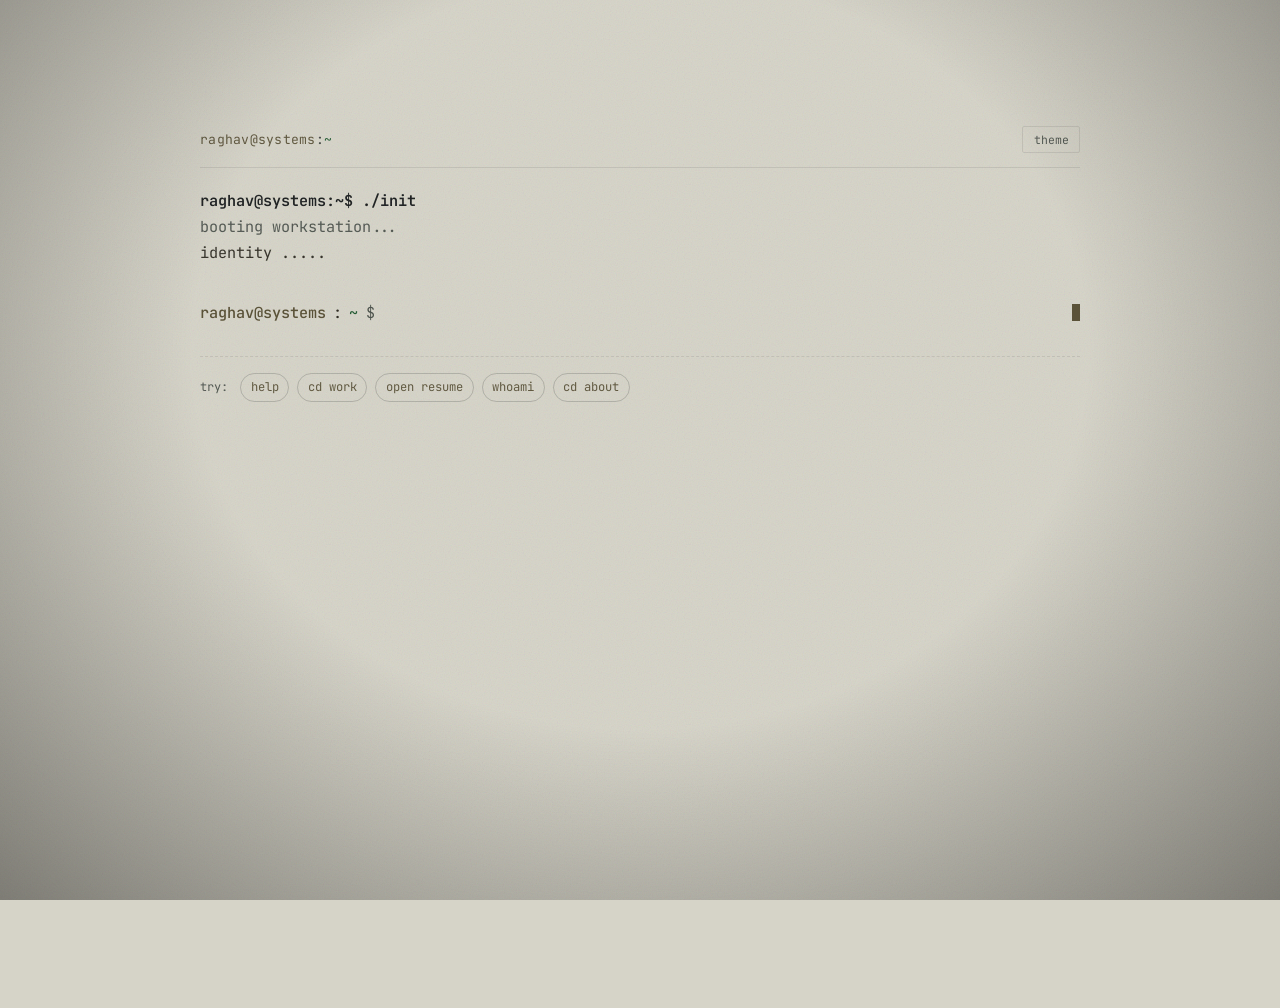
<file: index.html>
<!DOCTYPE html><html lang="en" data-astro-cid-37fxchfa> <head><meta charset="utf-8"><meta name="viewport" content="width=device-width, initial-scale=1"><meta name="description" content="AI systems and applied cryptography engineer. Type a command to look around, or just start reading."><link rel="canonical" href="https://raghavpathak.me/"><meta property="og:title" content="Raghav Pathak"><meta property="og:description" content="AI systems and applied cryptography engineer."><meta property="og:url" content="https://raghavpathak.me/"><meta property="og:type" content="website"><meta property="og:image" content="https://raghavpathak.me/og.png"><meta property="og:image:width" content="1200"><meta property="og:image:height" content="630"><meta name="twitter:card" content="summary_large_image"><title>Raghav Pathak — AI Systems &amp; Applied Cryptography</title><!-- Fonts load async so a slow/blocked font fetch can never stall the boot
         overlay's dismiss script (see note in global.css). The print-media
         swap trick keeps this <link> out of the render/script-blocking path;
         <noscript> covers browsers with JS disabled. --><link rel="preconnect" href="https://fonts.googleapis.com"><link rel="preconnect" href="https://fonts.gstatic.com" crossorigin><link rel="stylesheet" href="https://fonts.googleapis.com/css2?family=Inter:wght@400;500;600;700&family=JetBrains+Mono:ital,wght@0,400;0,500;0,600;0,700;1,400&family=Space+Grotesk:wght@500;600;700&display=swap" media="print" onload="this.media='all'"><noscript><link rel="stylesheet" href="https://fonts.googleapis.com/css2?family=Inter:wght@400;500;600;700&family=JetBrains+Mono:ital,wght@0,400;0,500;0,600;0,700;1,400&family=Space+Grotesk:wght@500;600;700&display=swap"></noscript><link rel="stylesheet" href="/_astro/about.C6YEJ0O4.css">
<style>.terminal-container[data-astro-cid-eqg5l7fp]{background:transparent;display:flex;flex-direction:column;width:100%;font-family:var(--font-mono);min-height:100%}.terminal-bar[data-astro-cid-eqg5l7fp]{display:flex;align-items:center;justify-content:space-between;gap:1rem;padding-bottom:.85rem;margin-bottom:1.25rem;border-bottom:1px solid var(--rule);user-select:none}.terminal-title[data-astro-cid-eqg5l7fp]{font-size:.82rem;color:var(--ink-dim);letter-spacing:.02em}.terminal-title[data-astro-cid-eqg5l7fp] .host[data-astro-cid-eqg5l7fp]{color:var(--copper)}.terminal-title[data-astro-cid-eqg5l7fp] .path[data-astro-cid-eqg5l7fp]{color:var(--signal)}.btn-term-action[data-astro-cid-eqg5l7fp]{background:transparent;border:1px solid var(--rule);color:var(--ink-quiet);padding:.2rem .65rem;border-radius:var(--radius-sm);font-size:.72rem;font-family:var(--font-mono);cursor:pointer;transition:all .15s ease}.btn-term-action[data-astro-cid-eqg5l7fp]:hover,.btn-term-action[data-astro-cid-eqg5l7fp]:focus-visible{border-color:var(--copper);color:var(--ink)}.terminal-body[data-astro-cid-eqg5l7fp]{font-size:.95rem;line-height:1.7;color:var(--sand);min-height:320px}.term-boot[data-astro-cid-eqg5l7fp]{margin-bottom:1rem;white-space:pre-wrap}.term-history[data-astro-cid-eqg5l7fp]{display:flex;flex-direction:column;gap:1.1rem;margin-bottom:1rem}.term-entry{display:flex;flex-direction:column;gap:.35rem}.term-cmd-header{display:flex;align-items:center;gap:.5rem;color:var(--ink)}.term-output{color:var(--sand);word-break:break-word}.term-output pre{margin:0;font-family:inherit;white-space:pre-wrap}.badge-tag{display:inline-block;font-size:.72rem;padding:.15rem .45rem;border-radius:var(--radius-sm);margin-right:.4rem;background:transparent;border:1px solid var(--rule);color:var(--ink-dim)}.text-copper{color:var(--copper)}.text-signal{color:var(--signal)}.text-terracotta{color:var(--terracotta)}.text-quiet{color:var(--ink-quiet)}.text-bold{font-weight:600;color:var(--ink)}.term-prompt-line[data-astro-cid-eqg5l7fp]{display:flex;align-items:center;gap:.45rem;margin-top:.25rem;position:relative}.prompt-user[data-astro-cid-eqg5l7fp]{color:var(--copper);font-weight:500}.prompt-tilde[data-astro-cid-eqg5l7fp]{color:var(--signal)}.prompt-symbol[data-astro-cid-eqg5l7fp]{color:var(--ink-quiet)}.term-input[data-astro-cid-eqg5l7fp]{flex:1;background:transparent;border:none;outline:none;color:var(--ink);font-family:var(--font-mono);font-size:.95rem;padding:.15rem 0}.term-input[data-astro-cid-eqg5l7fp]:focus-visible{outline:1px solid var(--copper);outline-offset:3px;border-radius:2px}.term-input[data-astro-cid-eqg5l7fp]::placeholder{color:var(--ink-quiet);font-style:italic}.term-caret[data-astro-cid-eqg5l7fp]{width:8px;height:1.1em;background:var(--copper);display:inline-block;animation:caretBlink 1s step-end infinite}@keyframes caretBlink{0%,49%{opacity:1}50%,to{opacity:0}}@media(prefers-reduced-motion:reduce){.term-caret[data-astro-cid-eqg5l7fp]{animation:none}}.term-hint-row[data-astro-cid-eqg5l7fp]{display:flex;align-items:center;flex-wrap:wrap;gap:.5rem;margin-top:1.75rem;padding-top:1rem;border-top:1px dashed var(--rule)}.hint-label[data-astro-cid-eqg5l7fp]{font-size:.75rem;color:var(--ink-quiet);margin-right:.25rem}.chip[data-astro-cid-eqg5l7fp]{background:transparent;border:1px solid var(--rule-bright);color:var(--copper);padding:.2rem .6rem;border-radius:9999px;font-size:.76rem;font-family:var(--font-mono);cursor:pointer;transition:all .15s ease}.chip[data-astro-cid-eqg5l7fp]:hover,.chip[data-astro-cid-eqg5l7fp]:focus-visible{background:var(--copper);color:var(--panel);border-color:var(--copper)}@media(max-width:640px){.terminal-body[data-astro-cid-eqg5l7fp]{min-height:260px;font-size:.88rem}}.terminal-home[data-astro-cid-j7pv25f6]{min-height:100vh;display:flex;align-items:flex-start;justify-content:center;padding:clamp(2rem,6vh,5rem) clamp(1rem,4vw,2.5rem)}.terminal-frame[data-astro-cid-j7pv25f6]{width:100%;max-width:880px;margin-top:clamp(1rem,8vh,6rem)}
</style></head> <body data-astro-cid-37fxchfa> <div id="boot-overlay" class="boot-overlay" aria-hidden="true" data-astro-cid-qozdfemc> <div class="boot-scan-line" id="boot-scan-line" data-astro-cid-qozdfemc></div> <div class="boot-grid" data-astro-cid-qozdfemc> <div class="boot-main" data-astro-cid-qozdfemc> <div class="boot-emblem" data-astro-cid-qozdfemc> <span class="boot-emblem-dot" data-astro-cid-qozdfemc></span> <span class="boot-emblem-name" data-astro-cid-qozdfemc>RAGHAV PATHAK</span> </div> <div class="boot-scramble-line" id="boot-scramble-line" data-astro-cid-qozdfemc>INITIALIZING</div> <div class="boot-progress-wrapper" data-astro-cid-qozdfemc> <div class="boot-progress-track" data-astro-cid-qozdfemc> <div class="boot-progress-bar" id="boot-progress-bar" data-astro-cid-qozdfemc></div> </div> <div class="boot-counter" id="boot-counter" data-astro-cid-qozdfemc>0%</div> </div> </div> <div class="boot-log" id="boot-log" aria-hidden="true" data-astro-cid-qozdfemc></div> </div> </div> <script>
  (function() {
    var overlay = document.getElementById('boot-overlay');
    if (!overlay) return;

    // Hard failsafe: no matter what else on this page fails — a thrown error,
    // a stalled network fetch, requestAnimationFrame getting throttled/paused
    // in a backgrounded tab — the overlay is force-dismissed after a fixed
    // timeout. This timer is armed before any other logic below runs.
    var failsafeMs = 2000;
    var failsafeTimer = setTimeout(forceDismiss, failsafeMs);

    function forceDismiss() {
      clearTimeout(failsafeTimer);
      overlay.classList.add('boot-fade-out');
      overlay.style.display = 'none';
      try { sessionStorage.setItem('portfolio_boot_seen', 'true'); } catch (e) {}
    }

    try {
      runBootSequence();
    } catch (e) {
      forceDismiss();
    }

    function runBootSequence() {

    var reduceMotion = window.matchMedia && window.matchMedia('(prefers-reduced-motion: reduce)').matches;

    var hasBooted = false;
    try {
      hasBooted = sessionStorage.getItem('portfolio_boot_seen') === 'true';
    } catch (e) {}

    var urlParams = new URLSearchParams(window.location.search);
    var forceReboot = urlParams.get('reboot') === 'true';

    if ((hasBooted && !forceReboot) || reduceMotion) {
      clearTimeout(failsafeTimer);
      overlay.style.display = 'none';
      try { sessionStorage.setItem('portfolio_boot_seen', 'true'); } catch (e) {}
      return;
    }

    overlay.style.display = 'flex';

    var scrambleEl = document.getElementById('boot-scramble-line');
    var barEl = document.getElementById('boot-progress-bar');
    var counterEl = document.getElementById('boot-counter');
    var logEl = document.getElementById('boot-log');

    var isDone = false;
    var startTime = performance.now();
    var duration = 1700;

    var targetWords = ['DECRYPTING', 'CALIBRATING', 'SYSTEM READY'];
    var glyphs = '0123456789ABCDEF!@#$%&*';

    var logLines = [
      'INITIALIZE CORE SYSTEM',
      'LOAD CRYPTOGRAPHIC CONTEXT',
      'VERIFY MEASUREMENT PROVENANCE',
      'SYNC PROJECT INDEX',
      'CALIBRATE TIMING-SAFE PRIMITIVES',
      'SYSTEM READY'
    ];
    var loggedCount = 0;

    function appendLogLines(upTo) {
      while (loggedCount < upTo && loggedCount < logLines.length) {
        var line = document.createElement('div');
        line.className = 'boot-log-line';
        var idx = document.createElement('span');
        idx.className = 'boot-log-idx';
        idx.textContent = String(loggedCount + 1).padStart(3, '0');
        var text = document.createElement('span');
        text.textContent = logLines[loggedCount];
        line.appendChild(idx);
        line.appendChild(text);
        if (logEl) logEl.appendChild(line);
        loggedCount++;
      }
    }

    function finish() {
      if (isDone) return;
      isDone = true;
      clearTimeout(failsafeTimer);

      if (barEl) barEl.style.width = '100%';
      if (counterEl) counterEl.textContent = '100%';
      if (scrambleEl) scrambleEl.textContent = 'SYSTEM READY';
      appendLogLines(logLines.length);

      try {
        sessionStorage.setItem('portfolio_boot_seen', 'true');
      } catch (e) {}

      overlay.classList.add('boot-fade-out');
      setTimeout(function() {
        overlay.style.display = 'none';
      }, 350);
    }

    function frame(now) {
      if (isDone) return;
      var elapsed = now - startTime;
      var progress = Math.min(elapsed / duration, 1);

      var ease = 1 - Math.pow(1 - progress, 2);
      var currentPct = Math.floor(ease * 100);

      if (barEl) barEl.style.width = currentPct + '%';
      if (counterEl) counterEl.textContent = currentPct + '%';

      appendLogLines(Math.ceil(progress * logLines.length));

      var wordIndex = Math.min(Math.floor(progress * targetWords.length), targetWords.length - 1);
      var targetWord = targetWords[wordIndex];

      if (progress >= 0.95) {
        if (scrambleEl) scrambleEl.textContent = 'SYSTEM READY';
      } else if (Math.random() < 0.35 && scrambleEl) {
        var scrambled = '';
        for (var i = 0; i < targetWord.length; i++) {
          scrambled += Math.random() < 0.4 ? glyphs[Math.floor(Math.random() * glyphs.length)] : targetWord[i];
        }
        scrambleEl.textContent = scrambled;
      }

      if (progress < 1) {
        requestAnimationFrame(frame);
      } else {
        setTimeout(finish, 200);
      }
    }

    requestAnimationFrame(frame);

    overlay.addEventListener('click', finish);
    window.addEventListener('keydown', function(e) {
      if (e.key === 'Escape' || e.code === 'Escape') {
        finish();
      }
    });

    } // end runBootSequence
  })();
</script>  <div class="interactive-bg-wrapper" id="interactive-bg-wrapper" aria-hidden="true" data-astro-cid-t4ic7t5r> <div class="paper-vignette" data-astro-cid-t4ic7t5r></div> <div class="paper-grain" data-astro-cid-t4ic7t5r></div> <div class="glyph-drift" data-astro-cid-t4ic7t5r> <span class="drift-glyph" style="left:79.1%; font-size:20px; animation-duration:20.2s; animation-delay:-1.7s; --drift-x:-0px;" data-astro-cid-t4ic7t5r> 0 </span><span class="drift-glyph" style="left:51.5%; font-size:14px; animation-duration:27.0s; animation-delay:-13.1s; --drift-x:9px;" data-astro-cid-t4ic7t5r> 5 </span><span class="drift-glyph" style="left:21.4%; font-size:13px; animation-duration:22.2s; animation-delay:-13.1s; --drift-x:12px;" data-astro-cid-t4ic7t5r> 5 </span><span class="drift-glyph" style="left:44.1%; font-size:15px; animation-duration:22.7s; animation-delay:-10.9s; --drift-x:-8px;" data-astro-cid-t4ic7t5r> F </span><span class="drift-glyph" style="left:18.9%; font-size:14px; animation-duration:24.1s; animation-delay:-2.5s; --drift-x:-9px;" data-astro-cid-t4ic7t5r> $ </span><span class="drift-glyph" style="left:56.0%; font-size:21px; animation-duration:31.3s; animation-delay:-1.7s; --drift-x:-1px;" data-astro-cid-t4ic7t5r> 7 </span><span class="drift-glyph" style="left:53.5%; font-size:16px; animation-duration:21.3s; animation-delay:-28.1s; --drift-x:21px;" data-astro-cid-t4ic7t5r> 6 </span><span class="drift-glyph" style="left:9.5%; font-size:20px; animation-duration:22.5s; animation-delay:-3.5s; --drift-x:-8px;" data-astro-cid-t4ic7t5r> A </span><span class="drift-glyph" style="left:66.7%; font-size:18px; animation-duration:24.8s; animation-delay:-9.5s; --drift-x:-2px;" data-astro-cid-t4ic7t5r> D </span><span class="drift-glyph" style="left:68.1%; font-size:16px; animation-duration:31.4s; animation-delay:-18.2s; --drift-x:-3px;" data-astro-cid-t4ic7t5r> # </span><span class="drift-glyph" style="left:15.3%; font-size:16px; animation-duration:19.6s; animation-delay:-25.9s; --drift-x:-6px;" data-astro-cid-t4ic7t5r> &amp; </span><span class="drift-glyph" style="left:87.4%; font-size:19px; animation-duration:26.6s; animation-delay:-11.3s; --drift-x:1px;" data-astro-cid-t4ic7t5r> $ </span><span class="drift-glyph" style="left:58.5%; font-size:19px; animation-duration:24.4s; animation-delay:-25s; --drift-x:17px;" data-astro-cid-t4ic7t5r> 9 </span><span class="drift-glyph" style="left:52.7%; font-size:17px; animation-duration:20.1s; animation-delay:-12.6s; --drift-x:19px;" data-astro-cid-t4ic7t5r> 8 </span><span class="drift-glyph" style="left:44.0%; font-size:15px; animation-duration:29.0s; animation-delay:-8.9s; --drift-x:3px;" data-astro-cid-t4ic7t5r> @ </span><span class="drift-glyph" style="left:94.7%; font-size:18px; animation-duration:24.3s; animation-delay:-0.6s; --drift-x:-5px;" data-astro-cid-t4ic7t5r> * </span><span class="drift-glyph" style="left:14.6%; font-size:18px; animation-duration:25.0s; animation-delay:-7.9s; --drift-x:9px;" data-astro-cid-t4ic7t5r> 3 </span><span class="drift-glyph" style="left:35.2%; font-size:14px; animation-duration:24.0s; animation-delay:-18.5s; --drift-x:0px;" data-astro-cid-t4ic7t5r> 4 </span><span class="drift-glyph" style="left:14.5%; font-size:12px; animation-duration:22.7s; animation-delay:-16.2s; --drift-x:9px;" data-astro-cid-t4ic7t5r> 7 </span><span class="drift-glyph" style="left:53.0%; font-size:16px; animation-duration:21.5s; animation-delay:-14.5s; --drift-x:7px;" data-astro-cid-t4ic7t5r> @ </span> </div> <div class="lantern-glow" id="lantern-glow" data-astro-cid-t4ic7t5r></div> </div> <script>
  (function() {
    var lantern = document.getElementById('lantern-glow');
    var wrapper = document.getElementById('interactive-bg-wrapper');
    if (!lantern || !wrapper) return;

    var reduceMotion = window.matchMedia && window.matchMedia('(prefers-reduced-motion: reduce)').matches;
    var canHover = window.matchMedia && window.matchMedia('(hover: hover) and (pointer: fine)').matches;

    // --- Warm lantern light, gently trailing the cursor ---
    if (canHover && !reduceMotion) {
      var lx = window.innerWidth / 2;
      var ly = window.innerHeight * 0.35;
      var tx = lx;
      var ty = ly;
      var rafId = null;

      window.addEventListener('mousemove', function(e) {
        tx = e.clientX;
        ty = e.clientY;
        lantern.classList.add('is-lit');
      }, { passive: true });

      window.addEventListener('mouseleave', function() {
        lantern.classList.remove('is-lit');
      }, { passive: true });

      function tick() {
        lx += (tx - lx) * 0.045;
        ly += (ty - ly) * 0.045;
        lantern.style.transform = 'translate3d(' + (lx - 260) + 'px, ' + (ly - 260) + 'px, 0)';
        rafId = requestAnimationFrame(tick);
      }

      document.addEventListener('visibilitychange', function() {
        if (document.hidden) {
          if (rafId) cancelAnimationFrame(rafId);
          rafId = null;
        } else if (!rafId) {
          rafId = requestAnimationFrame(tick);
        }
      });

      rafId = requestAnimationFrame(tick);
    } else {
      lantern.style.display = 'none';
    }

    // --- Scroll-driven parallax on the paper grain: moves at a visibly different
    // rate than the page content so scrolling itself reads as motion, not just
    // content sliding by. Offset is capped so long pages can't drag the (finite)
    // grain layer's edge into view.
    if (!reduceMotion) {
      var ticking = false;
      window.addEventListener('scroll', function() {
        if (ticking) return;
        ticking = true;
        requestAnimationFrame(function() {
          var maxOffset = window.innerHeight * 0.3;
          var offset = Math.min(window.scrollY * 0.14, maxOffset);
          wrapper.style.setProperty('--parallax-y', offset.toFixed(1) + 'px');
          ticking = false;
        });
      }, { passive: true });
    }
  })();
</script>   <main class="terminal-home" data-astro-cid-j7pv25f6> <div class="terminal-frame" data-astro-cid-j7pv25f6> <div class="terminal-container" id="terminal-app" data-astro-cid-eqg5l7fp> <div class="terminal-bar" data-astro-cid-eqg5l7fp> <div class="terminal-title" data-astro-cid-eqg5l7fp> <span class="host" data-astro-cid-eqg5l7fp>raghav@systems</span>:<span class="path" data-astro-cid-eqg5l7fp>~</span> </div> <button type="button" class="btn-term-action" id="btn-term-theme" onclick="typeof window.cycleTheme === 'function' ? window.cycleTheme() : null" title="Cycle color themes (Modern / Matrix / Amber / Nord)" data-astro-cid-eqg5l7fp>theme</button> </div> <div class="terminal-body" id="term-body" data-astro-cid-eqg5l7fp> <!-- Boot sequence renders here (typed, or instant under reduced motion) --> <div id="term-boot" class="term-boot" data-astro-cid-eqg5l7fp></div> <!-- Dynamic History Stream --> <div id="term-history" class="term-history" data-astro-cid-eqg5l7fp></div> <!-- Active Input Line --> <div class="term-prompt-line" id="term-input-wrapper" data-astro-cid-eqg5l7fp> <span class="prompt-user" data-astro-cid-eqg5l7fp>raghav@systems</span>:<span class="prompt-tilde" data-astro-cid-eqg5l7fp>~</span><span class="prompt-symbol" data-astro-cid-eqg5l7fp>$</span> <input type="text" id="term-input" class="term-input" autocomplete="off" autocorrect="off" autocapitalize="off" spellcheck="false" aria-label="Terminal command input" placeholder="" disabled data-astro-cid-eqg5l7fp> <span class="term-caret" id="term-caret" aria-hidden="true" data-astro-cid-eqg5l7fp></span> </div> <!-- Fallback hint for people who don't type: minimal, in-frame, never a nav bar --> <div class="term-hint-row" id="term-hint-row" hidden data-astro-cid-eqg5l7fp> <span class="hint-label" data-astro-cid-eqg5l7fp>try:</span> <button type="button" class="chip" data-cmd="help" data-astro-cid-eqg5l7fp>help</button> <button type="button" class="chip" data-cmd="cd work" data-astro-cid-eqg5l7fp>cd work</button> <button type="button" class="chip" data-cmd="open resume" data-astro-cid-eqg5l7fp>open resume</button> <button type="button" class="chip" data-cmd="whoami" data-astro-cid-eqg5l7fp>whoami</button> <button type="button" class="chip" data-cmd="cd about" data-astro-cid-eqg5l7fp>cd about</button> </div> </div> </div> <script type="module" src="/_astro/Terminal.astro_astro_type_script_index_0_lang.aNNAW0cd.js"></script>  </div> </main>  <script>
  (function() {
    window.setPortfolioTheme = function(theme) {
      if (!theme || !['modern', 'matrix', 'amber', 'nord'].includes(theme)) theme = 'modern';
      if (theme === 'modern') {
        document.documentElement.removeAttribute('data-theme');
        document.documentElement.setAttribute('data-theme', 'modern');
      } else {
        document.documentElement.setAttribute('data-theme', theme);
      }
      try { localStorage.setItem('portfolio-theme', theme); } catch (e) {}

      document.querySelectorAll('.btn-theme, .btn-theme-pill').forEach(function(btn) {
        if (btn.getAttribute('data-theme-val') === theme) {
          btn.classList.add('active');
        } else {
          btn.classList.remove('active');
        }
      });
    };

    window.cycleTheme = function() {
      var themes = ['modern', 'amber', 'nord', 'matrix'];
      var current = document.documentElement.getAttribute('data-theme') || 'modern';
      var idx = themes.indexOf(current);
      var next = themes[(idx + 1) % themes.length];
      window.setPortfolioTheme(next);
    };

    var targetTheme = 'modern';
    try {
      var savedTheme = localStorage.getItem('portfolio-theme');
      if (savedTheme && ['modern', 'matrix', 'amber', 'nord'].includes(savedTheme)) targetTheme = savedTheme;
    } catch (e) {}
    if (targetTheme !== 'modern') document.documentElement.setAttribute('data-theme', targetTheme);

    document.addEventListener('DOMContentLoaded', function() {
      window.setPortfolioTheme(targetTheme);
    });
  })();
</script> <script>
  (function() {
    var reduceMotion = window.matchMedia && window.matchMedia('(prefers-reduced-motion: reduce)').matches;

    function reveal(el) {
      el.classList.add('is-visible');
    }

    function draw(el) {
      el.classList.add('is-drawn');
    }

    function init() {
      var revealEls = document.querySelectorAll('[data-reveal]');
      var drawEls = document.querySelectorAll('[data-draw-line]');

      if (reduceMotion || !('IntersectionObserver' in window)) {
        revealEls.forEach(reveal);
        drawEls.forEach(draw);
        return;
      }

      var observer = new IntersectionObserver(function(entries, obs) {
        entries.forEach(function(entry) {
          if (!entry.isIntersecting) return;
          if (entry.target.hasAttribute('data-reveal')) reveal(entry.target);
          if (entry.target.hasAttribute('data-draw-line')) draw(entry.target);
          obs.unobserve(entry.target);
        });
      }, { threshold: 0.15, rootMargin: '0px 0px -40px 0px' });

      revealEls.forEach(function(el) { observer.observe(el); });
      drawEls.forEach(function(el) { observer.observe(el); });
    }

    if (document.readyState === 'loading') {
      document.addEventListener('DOMContentLoaded', init);
    } else {
      init();
    }
  })();
</script> </body></html><!-- Sitewide Theme Controller (Modern / Amber / Nord / Matrix) -->
</file>
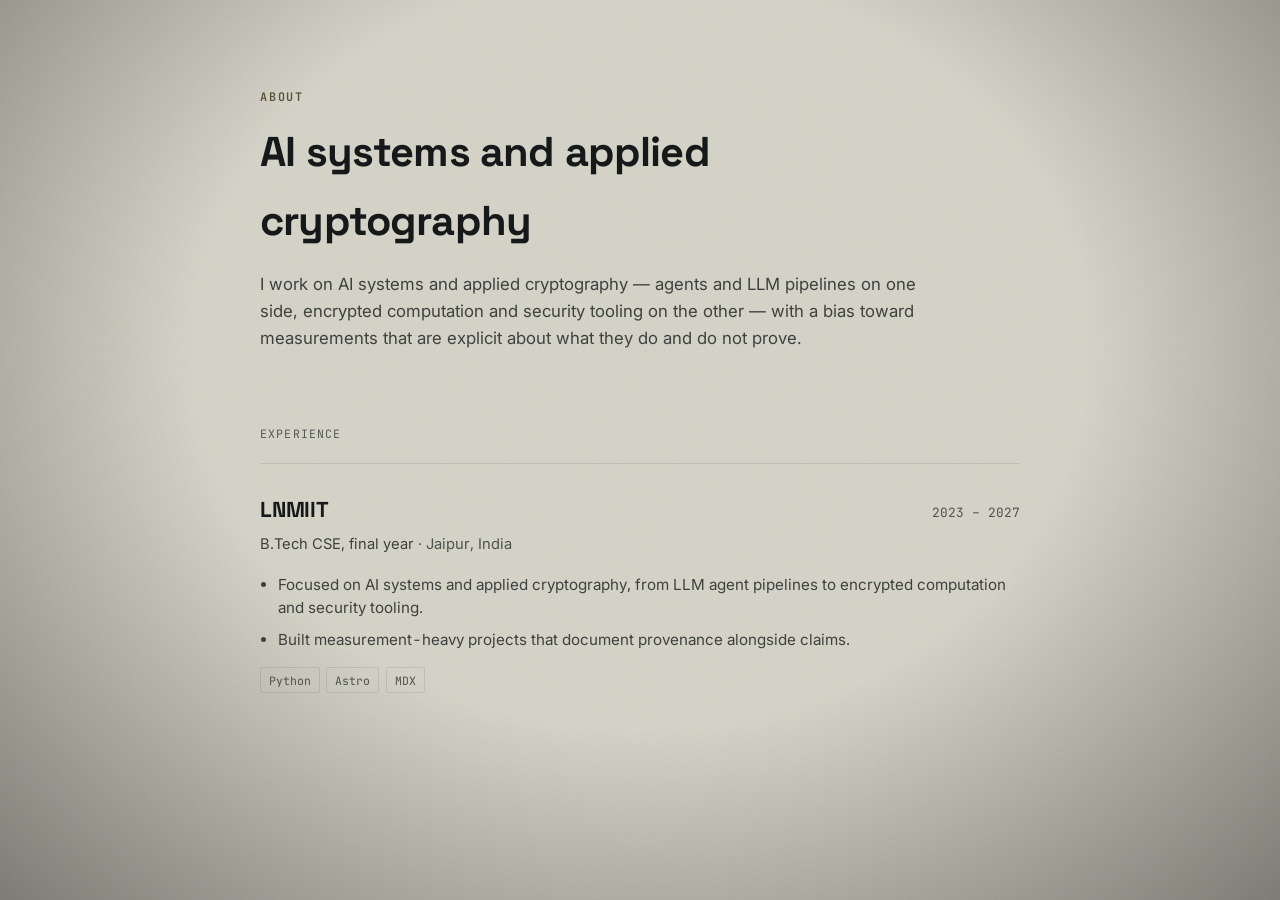
<file: about/index.html>
<!DOCTYPE html><html lang="en" data-astro-cid-37fxchfa> <head><meta charset="utf-8"><meta name="viewport" content="width=device-width, initial-scale=1"><meta name="description" content="AI systems and applied cryptography engineer — agent pipelines, encrypted computation, and security tooling."><link rel="canonical" href="https://raghavpathak.me/about/"><meta property="og:title" content="About | Raghav Pathak"><meta property="og:description" content="AI systems and applied cryptography engineer — agent pipelines, encrypted computation, and security tooling."><meta property="og:url" content="https://raghavpathak.me/about/"><meta property="og:type" content="website"><meta property="og:image" content="https://raghavpathak.me/og.png"><meta property="og:image:width" content="1200"><meta property="og:image:height" content="630"><meta name="twitter:card" content="summary_large_image"><title>About | Raghav Pathak</title><!-- Fonts load async so a slow/blocked font fetch can never stall the boot
         overlay's dismiss script (see note in global.css). The print-media
         swap trick keeps this <link> out of the render/script-blocking path;
         <noscript> covers browsers with JS disabled. --><link rel="preconnect" href="https://fonts.googleapis.com"><link rel="preconnect" href="https://fonts.gstatic.com" crossorigin><link rel="stylesheet" href="https://fonts.googleapis.com/css2?family=Inter:wght@400;500;600;700&family=JetBrains+Mono:ital,wght@0,400;0,500;0,600;0,700;1,400&family=Space+Grotesk:wght@500;600;700&display=swap" media="print" onload="this.media='all'"><noscript><link rel="stylesheet" href="https://fonts.googleapis.com/css2?family=Inter:wght@400;500;600;700&family=JetBrains+Mono:ital,wght@0,400;0,500;0,600;0,700;1,400&family=Space+Grotesk:wght@500;600;700&display=swap"></noscript><link rel="stylesheet" href="/_astro/about.C6YEJ0O4.css">
<style>.about-page[data-astro-cid-kh7btl4r]{max-width:760px;margin:0 auto;padding:clamp(3rem,7vw,5.5rem) clamp(1.25rem,4vw,2rem) 6rem}.about-header[data-astro-cid-kh7btl4r]{margin-bottom:clamp(3rem,6vw,4.5rem)}.about-eyebrow[data-astro-cid-kh7btl4r]{display:block;font-family:var(--font-mono);font-size:.74rem;letter-spacing:.15em;color:var(--copper);font-weight:600;margin-bottom:.65rem}.about-title[data-astro-cid-kh7btl4r]{font-size:clamp(1.9rem,3.6vw,2.6rem);font-weight:800;letter-spacing:-.02em;margin:0 0 1rem;max-width:20ch}.about-sub[data-astro-cid-kh7btl4r]{font-size:1.05rem;line-height:1.6;color:var(--ink-dim);max-width:62ch;margin:0}.exp-section-label[data-astro-cid-kh7btl4r]{display:block;font-family:var(--font-mono);font-size:.72rem;text-transform:uppercase;letter-spacing:.1em;color:var(--ink-quiet);margin-bottom:1.25rem}.exp-entry[data-astro-cid-kh7btl4r]{padding:1.75rem 0;border-top:1px solid var(--rule)}.exp-entry[data-astro-cid-kh7btl4r]:first-of-type{border-top:1px solid var(--rule)}.exp-head[data-astro-cid-kh7btl4r]{display:flex;align-items:baseline;justify-content:space-between;gap:1rem;flex-wrap:wrap}.exp-org[data-astro-cid-kh7btl4r]{font-size:1.35rem;font-weight:700;letter-spacing:-.01em;margin:0;color:var(--ink)}.exp-period[data-astro-cid-kh7btl4r]{font-family:var(--font-mono);font-size:.8rem;color:var(--ink-quiet);white-space:nowrap}.exp-role[data-astro-cid-kh7btl4r]{color:var(--ink-dim);font-size:.92rem;margin:.3rem 0 1rem}.exp-location[data-astro-cid-kh7btl4r]{color:var(--ink-quiet)}.exp-did[data-astro-cid-kh7btl4r]{margin:0 0 1rem;padding-left:1.15rem;display:flex;flex-direction:column;gap:.5rem}.exp-did[data-astro-cid-kh7btl4r] li[data-astro-cid-kh7btl4r]{color:var(--ink-dim);line-height:1.55;font-size:.95rem}.exp-tools[data-astro-cid-kh7btl4r]{display:flex;flex-wrap:wrap;gap:.4rem}.exp-tool-chip[data-astro-cid-kh7btl4r]{font-family:var(--font-mono);font-size:.72rem;color:var(--ink-quiet);border:1px solid var(--rule);border-radius:var(--radius-sm);padding:.15rem .5rem}@media(max-width:640px){.about-page[data-astro-cid-kh7btl4r]{padding-top:2.5rem}}
</style></head> <body data-astro-cid-37fxchfa> <div id="boot-overlay" class="boot-overlay" aria-hidden="true" data-astro-cid-qozdfemc> <div class="boot-scan-line" id="boot-scan-line" data-astro-cid-qozdfemc></div> <div class="boot-grid" data-astro-cid-qozdfemc> <div class="boot-main" data-astro-cid-qozdfemc> <div class="boot-emblem" data-astro-cid-qozdfemc> <span class="boot-emblem-dot" data-astro-cid-qozdfemc></span> <span class="boot-emblem-name" data-astro-cid-qozdfemc>RAGHAV PATHAK</span> </div> <div class="boot-scramble-line" id="boot-scramble-line" data-astro-cid-qozdfemc>INITIALIZING</div> <div class="boot-progress-wrapper" data-astro-cid-qozdfemc> <div class="boot-progress-track" data-astro-cid-qozdfemc> <div class="boot-progress-bar" id="boot-progress-bar" data-astro-cid-qozdfemc></div> </div> <div class="boot-counter" id="boot-counter" data-astro-cid-qozdfemc>0%</div> </div> </div> <div class="boot-log" id="boot-log" aria-hidden="true" data-astro-cid-qozdfemc></div> </div> </div> <script>
  (function() {
    var overlay = document.getElementById('boot-overlay');
    if (!overlay) return;

    // Hard failsafe: no matter what else on this page fails — a thrown error,
    // a stalled network fetch, requestAnimationFrame getting throttled/paused
    // in a backgrounded tab — the overlay is force-dismissed after a fixed
    // timeout. This timer is armed before any other logic below runs.
    var failsafeMs = 2000;
    var failsafeTimer = setTimeout(forceDismiss, failsafeMs);

    function forceDismiss() {
      clearTimeout(failsafeTimer);
      overlay.classList.add('boot-fade-out');
      overlay.style.display = 'none';
      try { sessionStorage.setItem('portfolio_boot_seen', 'true'); } catch (e) {}
    }

    try {
      runBootSequence();
    } catch (e) {
      forceDismiss();
    }

    function runBootSequence() {

    var reduceMotion = window.matchMedia && window.matchMedia('(prefers-reduced-motion: reduce)').matches;

    var hasBooted = false;
    try {
      hasBooted = sessionStorage.getItem('portfolio_boot_seen') === 'true';
    } catch (e) {}

    var urlParams = new URLSearchParams(window.location.search);
    var forceReboot = urlParams.get('reboot') === 'true';

    if ((hasBooted && !forceReboot) || reduceMotion) {
      clearTimeout(failsafeTimer);
      overlay.style.display = 'none';
      try { sessionStorage.setItem('portfolio_boot_seen', 'true'); } catch (e) {}
      return;
    }

    overlay.style.display = 'flex';

    var scrambleEl = document.getElementById('boot-scramble-line');
    var barEl = document.getElementById('boot-progress-bar');
    var counterEl = document.getElementById('boot-counter');
    var logEl = document.getElementById('boot-log');

    var isDone = false;
    var startTime = performance.now();
    var duration = 1700;

    var targetWords = ['DECRYPTING', 'CALIBRATING', 'SYSTEM READY'];
    var glyphs = '0123456789ABCDEF!@#$%&*';

    var logLines = [
      'INITIALIZE CORE SYSTEM',
      'LOAD CRYPTOGRAPHIC CONTEXT',
      'VERIFY MEASUREMENT PROVENANCE',
      'SYNC PROJECT INDEX',
      'CALIBRATE TIMING-SAFE PRIMITIVES',
      'SYSTEM READY'
    ];
    var loggedCount = 0;

    function appendLogLines(upTo) {
      while (loggedCount < upTo && loggedCount < logLines.length) {
        var line = document.createElement('div');
        line.className = 'boot-log-line';
        var idx = document.createElement('span');
        idx.className = 'boot-log-idx';
        idx.textContent = String(loggedCount + 1).padStart(3, '0');
        var text = document.createElement('span');
        text.textContent = logLines[loggedCount];
        line.appendChild(idx);
        line.appendChild(text);
        if (logEl) logEl.appendChild(line);
        loggedCount++;
      }
    }

    function finish() {
      if (isDone) return;
      isDone = true;
      clearTimeout(failsafeTimer);

      if (barEl) barEl.style.width = '100%';
      if (counterEl) counterEl.textContent = '100%';
      if (scrambleEl) scrambleEl.textContent = 'SYSTEM READY';
      appendLogLines(logLines.length);

      try {
        sessionStorage.setItem('portfolio_boot_seen', 'true');
      } catch (e) {}

      overlay.classList.add('boot-fade-out');
      setTimeout(function() {
        overlay.style.display = 'none';
      }, 350);
    }

    function frame(now) {
      if (isDone) return;
      var elapsed = now - startTime;
      var progress = Math.min(elapsed / duration, 1);

      var ease = 1 - Math.pow(1 - progress, 2);
      var currentPct = Math.floor(ease * 100);

      if (barEl) barEl.style.width = currentPct + '%';
      if (counterEl) counterEl.textContent = currentPct + '%';

      appendLogLines(Math.ceil(progress * logLines.length));

      var wordIndex = Math.min(Math.floor(progress * targetWords.length), targetWords.length - 1);
      var targetWord = targetWords[wordIndex];

      if (progress >= 0.95) {
        if (scrambleEl) scrambleEl.textContent = 'SYSTEM READY';
      } else if (Math.random() < 0.35 && scrambleEl) {
        var scrambled = '';
        for (var i = 0; i < targetWord.length; i++) {
          scrambled += Math.random() < 0.4 ? glyphs[Math.floor(Math.random() * glyphs.length)] : targetWord[i];
        }
        scrambleEl.textContent = scrambled;
      }

      if (progress < 1) {
        requestAnimationFrame(frame);
      } else {
        setTimeout(finish, 200);
      }
    }

    requestAnimationFrame(frame);

    overlay.addEventListener('click', finish);
    window.addEventListener('keydown', function(e) {
      if (e.key === 'Escape' || e.code === 'Escape') {
        finish();
      }
    });

    } // end runBootSequence
  })();
</script>  <div class="interactive-bg-wrapper" id="interactive-bg-wrapper" aria-hidden="true" data-astro-cid-t4ic7t5r> <div class="paper-vignette" data-astro-cid-t4ic7t5r></div> <div class="paper-grain" data-astro-cid-t4ic7t5r></div> <div class="glyph-drift" data-astro-cid-t4ic7t5r> <span class="drift-glyph" style="left:59.5%; font-size:20px; animation-duration:26.6s; animation-delay:-29.9s; --drift-x:8px;" data-astro-cid-t4ic7t5r> 4 </span><span class="drift-glyph" style="left:48.2%; font-size:15px; animation-duration:18.5s; animation-delay:-1.7s; --drift-x:-10px;" data-astro-cid-t4ic7t5r> @ </span><span class="drift-glyph" style="left:52.9%; font-size:14px; animation-duration:21.8s; animation-delay:-16.8s; --drift-x:7px;" data-astro-cid-t4ic7t5r> # </span><span class="drift-glyph" style="left:49.4%; font-size:17px; animation-duration:30.0s; animation-delay:-19.1s; --drift-x:13px;" data-astro-cid-t4ic7t5r> 8 </span><span class="drift-glyph" style="left:6.8%; font-size:16px; animation-duration:26.6s; animation-delay:-29.9s; --drift-x:2px;" data-astro-cid-t4ic7t5r> 6 </span><span class="drift-glyph" style="left:47.4%; font-size:19px; animation-duration:31.2s; animation-delay:-12.6s; --drift-x:-11px;" data-astro-cid-t4ic7t5r> 1 </span><span class="drift-glyph" style="left:33.8%; font-size:16px; animation-duration:18.7s; animation-delay:-5.3s; --drift-x:-4px;" data-astro-cid-t4ic7t5r> 1 </span><span class="drift-glyph" style="left:71.1%; font-size:14px; animation-duration:26.4s; animation-delay:-23s; --drift-x:4px;" data-astro-cid-t4ic7t5r> C </span><span class="drift-glyph" style="left:68.1%; font-size:18px; animation-duration:25.2s; animation-delay:-16.2s; --drift-x:1px;" data-astro-cid-t4ic7t5r> 2 </span><span class="drift-glyph" style="left:52.3%; font-size:13px; animation-duration:18.7s; animation-delay:-5.2s; --drift-x:-17px;" data-astro-cid-t4ic7t5r> E </span><span class="drift-glyph" style="left:73.0%; font-size:20px; animation-duration:21.9s; animation-delay:-8.6s; --drift-x:-20px;" data-astro-cid-t4ic7t5r> 3 </span><span class="drift-glyph" style="left:36.8%; font-size:20px; animation-duration:29.4s; animation-delay:-10.5s; --drift-x:-20px;" data-astro-cid-t4ic7t5r> 0 </span><span class="drift-glyph" style="left:51.0%; font-size:12px; animation-duration:30.2s; animation-delay:-2.4s; --drift-x:8px;" data-astro-cid-t4ic7t5r> E </span><span class="drift-glyph" style="left:70.5%; font-size:17px; animation-duration:27.7s; animation-delay:-16.2s; --drift-x:-11px;" data-astro-cid-t4ic7t5r> C </span><span class="drift-glyph" style="left:19.3%; font-size:14px; animation-duration:31.6s; animation-delay:-22.3s; --drift-x:-20px;" data-astro-cid-t4ic7t5r> 4 </span><span class="drift-glyph" style="left:34.9%; font-size:20px; animation-duration:19.9s; animation-delay:-27.5s; --drift-x:-11px;" data-astro-cid-t4ic7t5r> $ </span><span class="drift-glyph" style="left:6.2%; font-size:15px; animation-duration:31.2s; animation-delay:-15s; --drift-x:-18px;" data-astro-cid-t4ic7t5r> A </span><span class="drift-glyph" style="left:40.3%; font-size:13px; animation-duration:18.2s; animation-delay:-2.2s; --drift-x:-7px;" data-astro-cid-t4ic7t5r> ! </span><span class="drift-glyph" style="left:80.6%; font-size:19px; animation-duration:18.4s; animation-delay:-14.3s; --drift-x:-22px;" data-astro-cid-t4ic7t5r> * </span><span class="drift-glyph" style="left:49.1%; font-size:17px; animation-duration:23.6s; animation-delay:-18.6s; --drift-x:-10px;" data-astro-cid-t4ic7t5r> 2 </span> </div> <div class="lantern-glow" id="lantern-glow" data-astro-cid-t4ic7t5r></div> </div> <script>
  (function() {
    var lantern = document.getElementById('lantern-glow');
    var wrapper = document.getElementById('interactive-bg-wrapper');
    if (!lantern || !wrapper) return;

    var reduceMotion = window.matchMedia && window.matchMedia('(prefers-reduced-motion: reduce)').matches;
    var canHover = window.matchMedia && window.matchMedia('(hover: hover) and (pointer: fine)').matches;

    // --- Warm lantern light, gently trailing the cursor ---
    if (canHover && !reduceMotion) {
      var lx = window.innerWidth / 2;
      var ly = window.innerHeight * 0.35;
      var tx = lx;
      var ty = ly;
      var rafId = null;

      window.addEventListener('mousemove', function(e) {
        tx = e.clientX;
        ty = e.clientY;
        lantern.classList.add('is-lit');
      }, { passive: true });

      window.addEventListener('mouseleave', function() {
        lantern.classList.remove('is-lit');
      }, { passive: true });

      function tick() {
        lx += (tx - lx) * 0.045;
        ly += (ty - ly) * 0.045;
        lantern.style.transform = 'translate3d(' + (lx - 260) + 'px, ' + (ly - 260) + 'px, 0)';
        rafId = requestAnimationFrame(tick);
      }

      document.addEventListener('visibilitychange', function() {
        if (document.hidden) {
          if (rafId) cancelAnimationFrame(rafId);
          rafId = null;
        } else if (!rafId) {
          rafId = requestAnimationFrame(tick);
        }
      });

      rafId = requestAnimationFrame(tick);
    } else {
      lantern.style.display = 'none';
    }

    // --- Scroll-driven parallax on the paper grain: moves at a visibly different
    // rate than the page content so scrolling itself reads as motion, not just
    // content sliding by. Offset is capped so long pages can't drag the (finite)
    // grain layer's edge into view.
    if (!reduceMotion) {
      var ticking = false;
      window.addEventListener('scroll', function() {
        if (ticking) return;
        ticking = true;
        requestAnimationFrame(function() {
          var maxOffset = window.innerHeight * 0.3;
          var offset = Math.min(window.scrollY * 0.14, maxOffset);
          wrapper.style.setProperty('--parallax-y', offset.toFixed(1) + 'px');
          ticking = false;
        });
      }, { passive: true });
    }
  })();
</script>   <div class="about-page" data-astro-cid-kh7btl4r> <header class="about-header" data-reveal data-astro-cid-kh7btl4r> <span class="about-eyebrow" data-astro-cid-kh7btl4r>ABOUT</span> <h1 class="about-title" data-astro-cid-kh7btl4r>AI systems and applied cryptography</h1> <p class="about-sub" data-astro-cid-kh7btl4r>
I work on AI systems and applied cryptography — agents and LLM pipelines on one side, encrypted
        computation and security tooling on the other — with a bias toward measurements that are explicit about
        what they do and do not prove.
</p> </header> <section class="about-experience" aria-label="Experience" data-astro-cid-kh7btl4r> <span class="exp-section-label" data-astro-cid-kh7btl4r>Experience</span> <article class="exp-entry" data-reveal data-astro-cid-kh7btl4r> <div class="exp-head" data-astro-cid-kh7btl4r> <h2 class="exp-org" data-astro-cid-kh7btl4r>LNMIIT</h2> <span class="exp-period" data-astro-cid-kh7btl4r>2023 – 2027</span> </div> <p class="exp-role" data-astro-cid-kh7btl4r> B.Tech CSE, final year <span class="exp-location" data-astro-cid-kh7btl4r> · Jaipur, India</span> </p> <ul class="exp-did" data-astro-cid-kh7btl4r> <li data-astro-cid-kh7btl4r>Focused on AI systems and applied cryptography, from LLM agent pipelines to encrypted computation and security tooling.</li><li data-astro-cid-kh7btl4r>Built measurement-heavy projects that document provenance alongside claims.</li> </ul> <div class="exp-tools" data-astro-cid-kh7btl4r> <span class="exp-tool-chip" data-astro-cid-kh7btl4r>Python</span><span class="exp-tool-chip" data-astro-cid-kh7btl4r>Astro</span><span class="exp-tool-chip" data-astro-cid-kh7btl4r>MDX</span> </div> </article> </section> </div>  <script>
  (function() {
    window.setPortfolioTheme = function(theme) {
      if (!theme || !['modern', 'matrix', 'amber', 'nord'].includes(theme)) theme = 'modern';
      if (theme === 'modern') {
        document.documentElement.removeAttribute('data-theme');
        document.documentElement.setAttribute('data-theme', 'modern');
      } else {
        document.documentElement.setAttribute('data-theme', theme);
      }
      try { localStorage.setItem('portfolio-theme', theme); } catch (e) {}

      document.querySelectorAll('.btn-theme, .btn-theme-pill').forEach(function(btn) {
        if (btn.getAttribute('data-theme-val') === theme) {
          btn.classList.add('active');
        } else {
          btn.classList.remove('active');
        }
      });
    };

    window.cycleTheme = function() {
      var themes = ['modern', 'amber', 'nord', 'matrix'];
      var current = document.documentElement.getAttribute('data-theme') || 'modern';
      var idx = themes.indexOf(current);
      var next = themes[(idx + 1) % themes.length];
      window.setPortfolioTheme(next);
    };

    var targetTheme = 'modern';
    try {
      var savedTheme = localStorage.getItem('portfolio-theme');
      if (savedTheme && ['modern', 'matrix', 'amber', 'nord'].includes(savedTheme)) targetTheme = savedTheme;
    } catch (e) {}
    if (targetTheme !== 'modern') document.documentElement.setAttribute('data-theme', targetTheme);

    document.addEventListener('DOMContentLoaded', function() {
      window.setPortfolioTheme(targetTheme);
    });
  })();
</script> <script>
  (function() {
    var reduceMotion = window.matchMedia && window.matchMedia('(prefers-reduced-motion: reduce)').matches;

    function reveal(el) {
      el.classList.add('is-visible');
    }

    function draw(el) {
      el.classList.add('is-drawn');
    }

    function init() {
      var revealEls = document.querySelectorAll('[data-reveal]');
      var drawEls = document.querySelectorAll('[data-draw-line]');

      if (reduceMotion || !('IntersectionObserver' in window)) {
        revealEls.forEach(reveal);
        drawEls.forEach(draw);
        return;
      }

      var observer = new IntersectionObserver(function(entries, obs) {
        entries.forEach(function(entry) {
          if (!entry.isIntersecting) return;
          if (entry.target.hasAttribute('data-reveal')) reveal(entry.target);
          if (entry.target.hasAttribute('data-draw-line')) draw(entry.target);
          obs.unobserve(entry.target);
        });
      }, { threshold: 0.15, rootMargin: '0px 0px -40px 0px' });

      revealEls.forEach(function(el) { observer.observe(el); });
      drawEls.forEach(function(el) { observer.observe(el); });
    }

    if (document.readyState === 'loading') {
      document.addEventListener('DOMContentLoaded', init);
    } else {
      init();
    }
  })();
</script> </body></html><!-- Sitewide Theme Controller (Modern / Amber / Nord / Matrix) -->
</file>
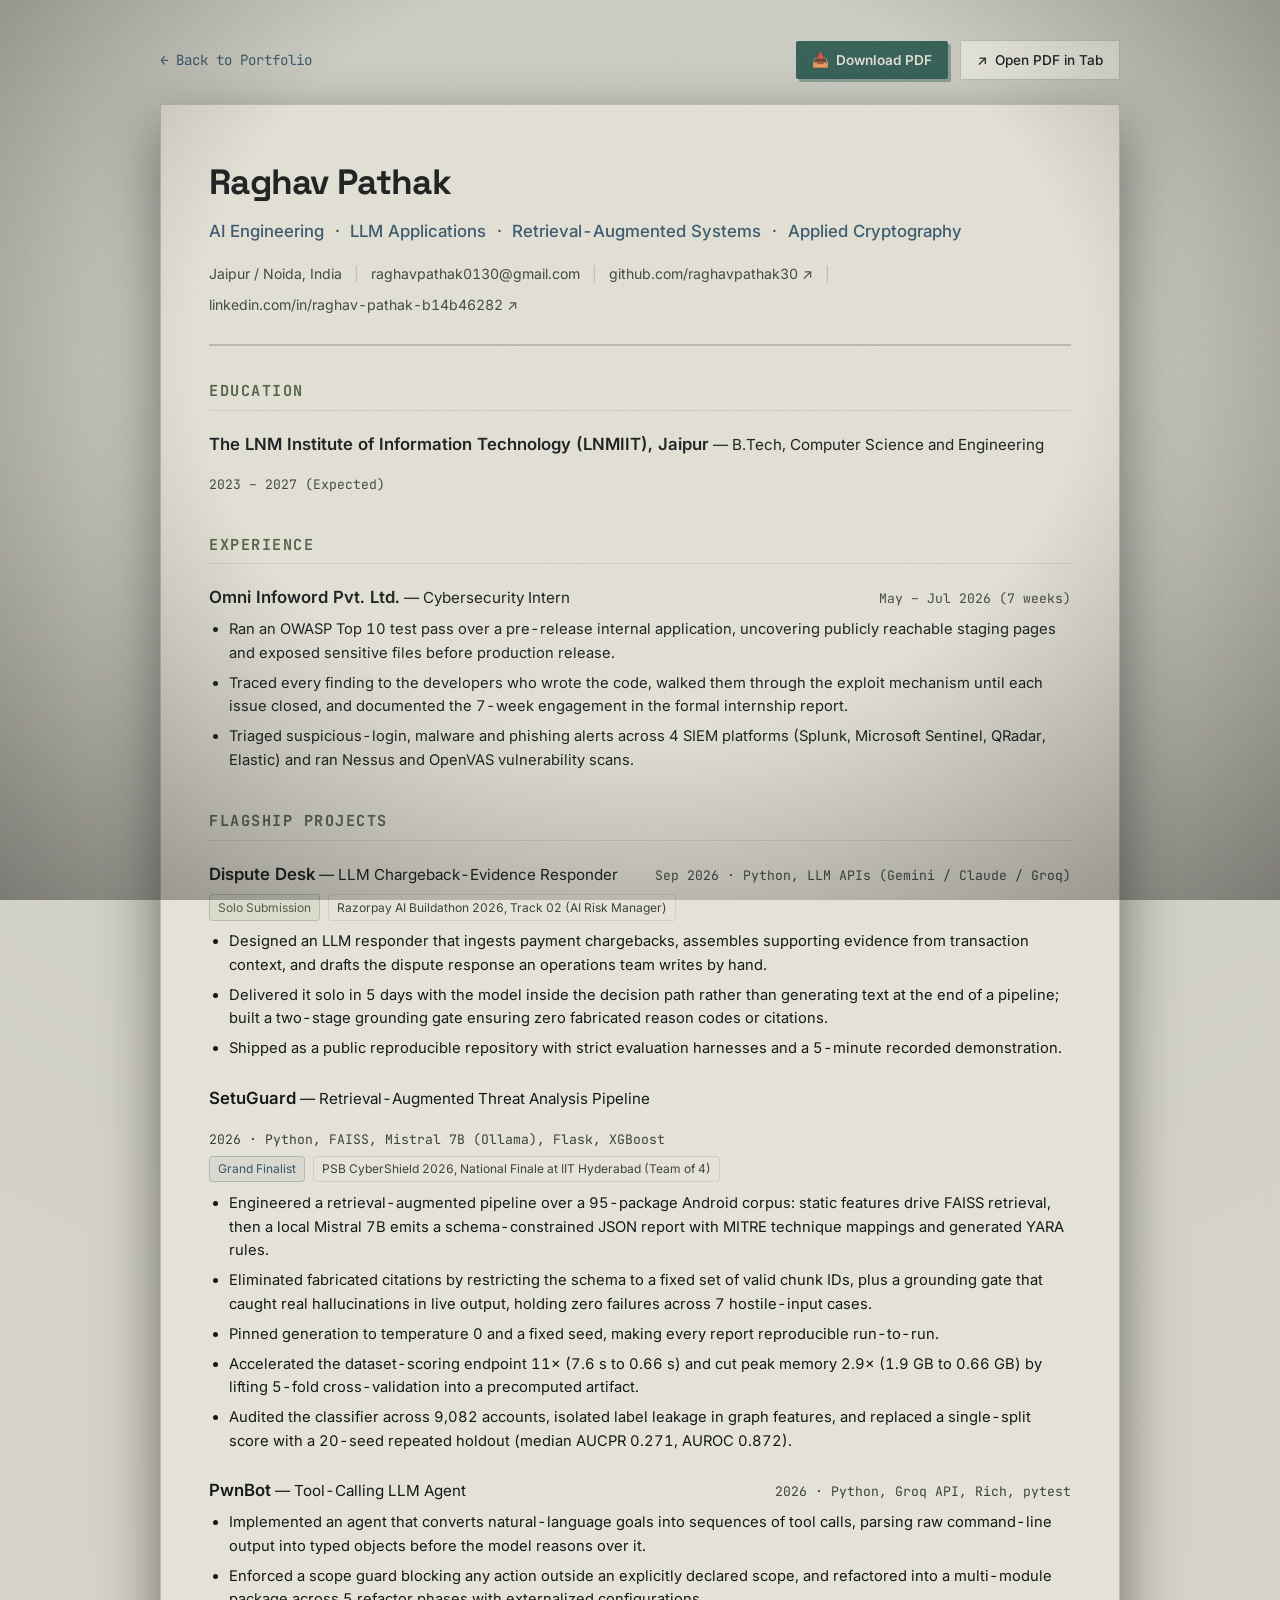
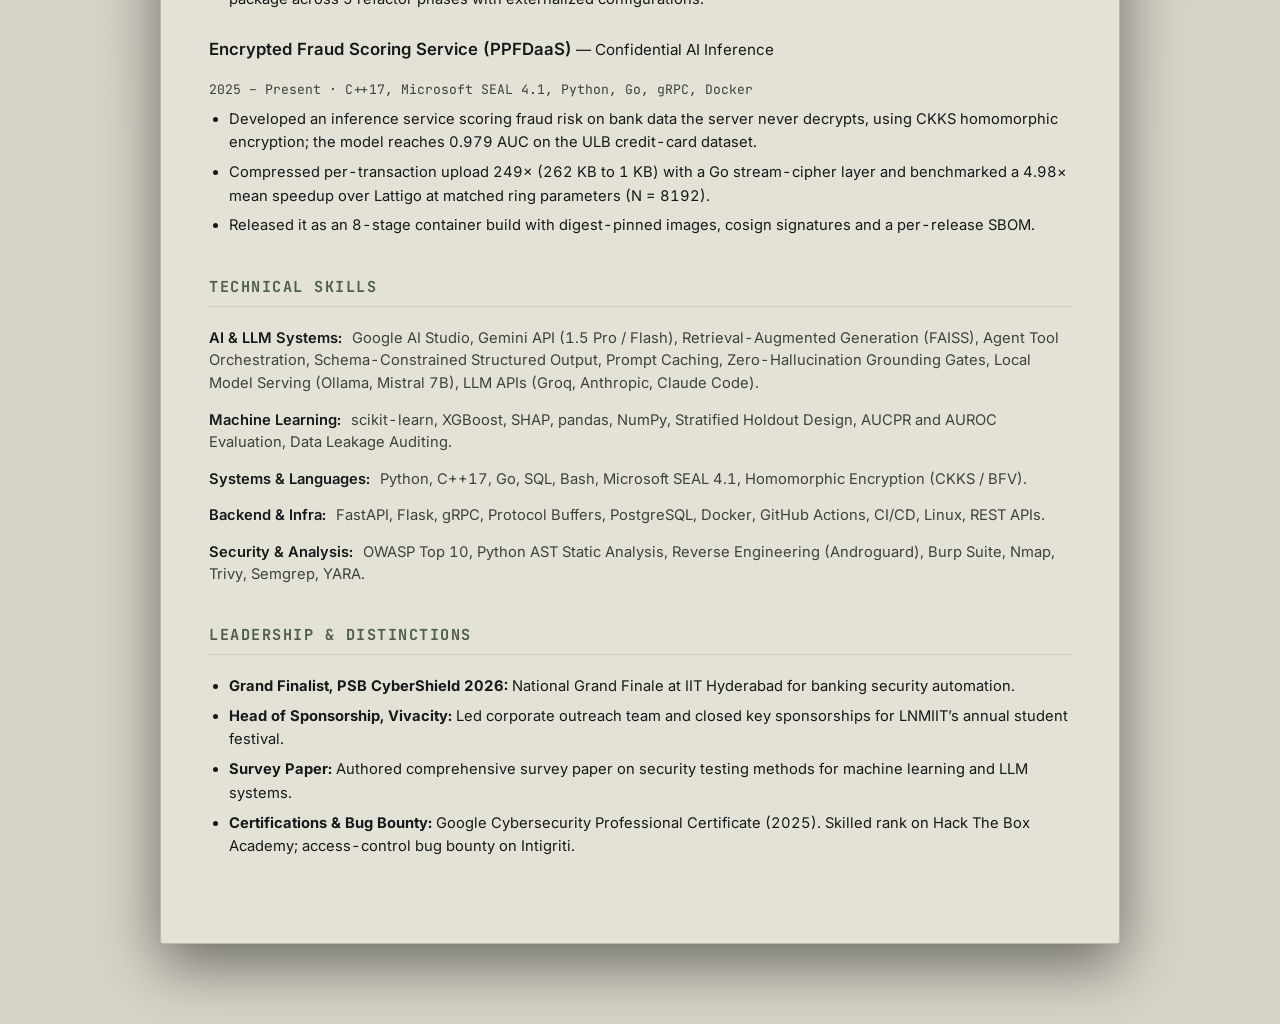
<file: resume/index.html>
<!DOCTYPE html><html lang="en" data-astro-cid-37fxchfa> <head><meta charset="utf-8"><meta name="viewport" content="width=device-width, initial-scale=1"><meta name="description" content="Resume of Raghav Pathak. AI Engineering, LLM Applications, Retrieval-Augmented Systems, and Applied Cryptography."><link rel="canonical" href="https://raghavpathak.me/resume/"><meta property="og:title" content="Raghav Pathak — Resume"><meta property="og:description" content="AI Engineering, LLM Applications, and Applied Cryptography."><meta property="og:url" content="https://raghavpathak.me/resume/"><meta property="og:type" content="website"><meta property="og:image" content="https://raghavpathak.me/og.png"><meta property="og:image:width" content="1200"><meta property="og:image:height" content="630"><meta name="twitter:card" content="summary_large_image"><title>Resume | Raghav Pathak — AI Engineering &amp; Systems Security</title><!-- Fonts load async so a slow/blocked font fetch can never stall the boot
         overlay's dismiss script (see note in global.css). The print-media
         swap trick keeps this <link> out of the render/script-blocking path;
         <noscript> covers browsers with JS disabled. --><link rel="preconnect" href="https://fonts.googleapis.com"><link rel="preconnect" href="https://fonts.gstatic.com" crossorigin><link rel="stylesheet" href="https://fonts.googleapis.com/css2?family=Inter:wght@400;500;600;700&family=JetBrains+Mono:ital,wght@0,400;0,500;0,600;0,700;1,400&family=Space+Grotesk:wght@500;600;700&display=swap" media="print" onload="this.media='all'"><noscript><link rel="stylesheet" href="https://fonts.googleapis.com/css2?family=Inter:wght@400;500;600;700&family=JetBrains+Mono:ital,wght@0,400;0,500;0,600;0,700;1,400&family=Space+Grotesk:wght@500;600;700&display=swap"></noscript><link rel="stylesheet" href="/_astro/about.C6YEJ0O4.css">
<link rel="stylesheet" href="/_astro/resume.Dc0EhDaY.css"></head> <body data-astro-cid-37fxchfa> <div id="boot-overlay" class="boot-overlay" aria-hidden="true" data-astro-cid-qozdfemc> <div class="boot-scan-line" id="boot-scan-line" data-astro-cid-qozdfemc></div> <div class="boot-grid" data-astro-cid-qozdfemc> <div class="boot-main" data-astro-cid-qozdfemc> <div class="boot-emblem" data-astro-cid-qozdfemc> <span class="boot-emblem-dot" data-astro-cid-qozdfemc></span> <span class="boot-emblem-name" data-astro-cid-qozdfemc>RAGHAV PATHAK</span> </div> <div class="boot-scramble-line" id="boot-scramble-line" data-astro-cid-qozdfemc>INITIALIZING</div> <div class="boot-progress-wrapper" data-astro-cid-qozdfemc> <div class="boot-progress-track" data-astro-cid-qozdfemc> <div class="boot-progress-bar" id="boot-progress-bar" data-astro-cid-qozdfemc></div> </div> <div class="boot-counter" id="boot-counter" data-astro-cid-qozdfemc>0%</div> </div> </div> <div class="boot-log" id="boot-log" aria-hidden="true" data-astro-cid-qozdfemc></div> </div> </div> <script>
  (function() {
    var overlay = document.getElementById('boot-overlay');
    if (!overlay) return;

    // Hard failsafe: no matter what else on this page fails — a thrown error,
    // a stalled network fetch, requestAnimationFrame getting throttled/paused
    // in a backgrounded tab — the overlay is force-dismissed after a fixed
    // timeout. This timer is armed before any other logic below runs.
    var failsafeMs = 2000;
    var failsafeTimer = setTimeout(forceDismiss, failsafeMs);

    function forceDismiss() {
      clearTimeout(failsafeTimer);
      overlay.classList.add('boot-fade-out');
      overlay.style.display = 'none';
      try { sessionStorage.setItem('portfolio_boot_seen', 'true'); } catch (e) {}
    }

    try {
      runBootSequence();
    } catch (e) {
      forceDismiss();
    }

    function runBootSequence() {

    var reduceMotion = window.matchMedia && window.matchMedia('(prefers-reduced-motion: reduce)').matches;

    var hasBooted = false;
    try {
      hasBooted = sessionStorage.getItem('portfolio_boot_seen') === 'true';
    } catch (e) {}

    var urlParams = new URLSearchParams(window.location.search);
    var forceReboot = urlParams.get('reboot') === 'true';

    if ((hasBooted && !forceReboot) || reduceMotion) {
      clearTimeout(failsafeTimer);
      overlay.style.display = 'none';
      try { sessionStorage.setItem('portfolio_boot_seen', 'true'); } catch (e) {}
      return;
    }

    overlay.style.display = 'flex';

    var scrambleEl = document.getElementById('boot-scramble-line');
    var barEl = document.getElementById('boot-progress-bar');
    var counterEl = document.getElementById('boot-counter');
    var logEl = document.getElementById('boot-log');

    var isDone = false;
    var startTime = performance.now();
    var duration = 1700;

    var targetWords = ['DECRYPTING', 'CALIBRATING', 'SYSTEM READY'];
    var glyphs = '0123456789ABCDEF!@#$%&*';

    var logLines = [
      'INITIALIZE CORE SYSTEM',
      'LOAD CRYPTOGRAPHIC CONTEXT',
      'VERIFY MEASUREMENT PROVENANCE',
      'SYNC PROJECT INDEX',
      'CALIBRATE TIMING-SAFE PRIMITIVES',
      'SYSTEM READY'
    ];
    var loggedCount = 0;

    function appendLogLines(upTo) {
      while (loggedCount < upTo && loggedCount < logLines.length) {
        var line = document.createElement('div');
        line.className = 'boot-log-line';
        var idx = document.createElement('span');
        idx.className = 'boot-log-idx';
        idx.textContent = String(loggedCount + 1).padStart(3, '0');
        var text = document.createElement('span');
        text.textContent = logLines[loggedCount];
        line.appendChild(idx);
        line.appendChild(text);
        if (logEl) logEl.appendChild(line);
        loggedCount++;
      }
    }

    function finish() {
      if (isDone) return;
      isDone = true;
      clearTimeout(failsafeTimer);

      if (barEl) barEl.style.width = '100%';
      if (counterEl) counterEl.textContent = '100%';
      if (scrambleEl) scrambleEl.textContent = 'SYSTEM READY';
      appendLogLines(logLines.length);

      try {
        sessionStorage.setItem('portfolio_boot_seen', 'true');
      } catch (e) {}

      overlay.classList.add('boot-fade-out');
      setTimeout(function() {
        overlay.style.display = 'none';
      }, 350);
    }

    function frame(now) {
      if (isDone) return;
      var elapsed = now - startTime;
      var progress = Math.min(elapsed / duration, 1);

      var ease = 1 - Math.pow(1 - progress, 2);
      var currentPct = Math.floor(ease * 100);

      if (barEl) barEl.style.width = currentPct + '%';
      if (counterEl) counterEl.textContent = currentPct + '%';

      appendLogLines(Math.ceil(progress * logLines.length));

      var wordIndex = Math.min(Math.floor(progress * targetWords.length), targetWords.length - 1);
      var targetWord = targetWords[wordIndex];

      if (progress >= 0.95) {
        if (scrambleEl) scrambleEl.textContent = 'SYSTEM READY';
      } else if (Math.random() < 0.35 && scrambleEl) {
        var scrambled = '';
        for (var i = 0; i < targetWord.length; i++) {
          scrambled += Math.random() < 0.4 ? glyphs[Math.floor(Math.random() * glyphs.length)] : targetWord[i];
        }
        scrambleEl.textContent = scrambled;
      }

      if (progress < 1) {
        requestAnimationFrame(frame);
      } else {
        setTimeout(finish, 200);
      }
    }

    requestAnimationFrame(frame);

    overlay.addEventListener('click', finish);
    window.addEventListener('keydown', function(e) {
      if (e.key === 'Escape' || e.code === 'Escape') {
        finish();
      }
    });

    } // end runBootSequence
  })();
</script>  <div class="interactive-bg-wrapper" id="interactive-bg-wrapper" aria-hidden="true" data-astro-cid-t4ic7t5r> <div class="paper-vignette" data-astro-cid-t4ic7t5r></div> <div class="paper-grain" data-astro-cid-t4ic7t5r></div> <div class="glyph-drift" data-astro-cid-t4ic7t5r> <span class="drift-glyph" style="left:7.7%; font-size:19px; animation-duration:23.1s; animation-delay:-2.5s; --drift-x:16px;" data-astro-cid-t4ic7t5r> 8 </span><span class="drift-glyph" style="left:63.8%; font-size:14px; animation-duration:27.7s; animation-delay:-17.4s; --drift-x:-5px;" data-astro-cid-t4ic7t5r> D </span><span class="drift-glyph" style="left:15.9%; font-size:15px; animation-duration:31.5s; animation-delay:-13.9s; --drift-x:-18px;" data-astro-cid-t4ic7t5r> ! </span><span class="drift-glyph" style="left:65.6%; font-size:19px; animation-duration:28.0s; animation-delay:-11.2s; --drift-x:-8px;" data-astro-cid-t4ic7t5r> 1 </span><span class="drift-glyph" style="left:39.4%; font-size:14px; animation-duration:29.7s; animation-delay:-6.1s; --drift-x:7px;" data-astro-cid-t4ic7t5r> 8 </span><span class="drift-glyph" style="left:43.2%; font-size:12px; animation-duration:18.1s; animation-delay:-29.6s; --drift-x:21px;" data-astro-cid-t4ic7t5r> F </span><span class="drift-glyph" style="left:56.1%; font-size:18px; animation-duration:21.5s; animation-delay:-14.9s; --drift-x:-4px;" data-astro-cid-t4ic7t5r> # </span><span class="drift-glyph" style="left:53.4%; font-size:16px; animation-duration:22.5s; animation-delay:-25.2s; --drift-x:12px;" data-astro-cid-t4ic7t5r> # </span><span class="drift-glyph" style="left:76.9%; font-size:17px; animation-duration:21.7s; animation-delay:-25.7s; --drift-x:16px;" data-astro-cid-t4ic7t5r> 1 </span><span class="drift-glyph" style="left:54.0%; font-size:20px; animation-duration:24.8s; animation-delay:-2.5s; --drift-x:10px;" data-astro-cid-t4ic7t5r> 9 </span><span class="drift-glyph" style="left:87.7%; font-size:20px; animation-duration:22.3s; animation-delay:-7.5s; --drift-x:-10px;" data-astro-cid-t4ic7t5r> 5 </span><span class="drift-glyph" style="left:11.7%; font-size:18px; animation-duration:22.2s; animation-delay:-21.6s; --drift-x:3px;" data-astro-cid-t4ic7t5r> &amp; </span><span class="drift-glyph" style="left:85.1%; font-size:19px; animation-duration:26.2s; animation-delay:-17.4s; --drift-x:-6px;" data-astro-cid-t4ic7t5r> E </span><span class="drift-glyph" style="left:3.8%; font-size:12px; animation-duration:21.2s; animation-delay:-19.2s; --drift-x:-18px;" data-astro-cid-t4ic7t5r> E </span><span class="drift-glyph" style="left:77.5%; font-size:21px; animation-duration:29.3s; animation-delay:-1.6s; --drift-x:-21px;" data-astro-cid-t4ic7t5r> 4 </span><span class="drift-glyph" style="left:57.5%; font-size:14px; animation-duration:31.8s; animation-delay:-13.7s; --drift-x:12px;" data-astro-cid-t4ic7t5r> @ </span><span class="drift-glyph" style="left:64.5%; font-size:15px; animation-duration:28.2s; animation-delay:-10.7s; --drift-x:8px;" data-astro-cid-t4ic7t5r> 9 </span><span class="drift-glyph" style="left:82.7%; font-size:21px; animation-duration:25.0s; animation-delay:-5.9s; --drift-x:4px;" data-astro-cid-t4ic7t5r> * </span><span class="drift-glyph" style="left:64.6%; font-size:13px; animation-duration:27.5s; animation-delay:-24s; --drift-x:-19px;" data-astro-cid-t4ic7t5r> 5 </span><span class="drift-glyph" style="left:91.5%; font-size:13px; animation-duration:21.3s; animation-delay:-15.8s; --drift-x:-17px;" data-astro-cid-t4ic7t5r> 8 </span> </div> <div class="lantern-glow" id="lantern-glow" data-astro-cid-t4ic7t5r></div> </div> <script>
  (function() {
    var lantern = document.getElementById('lantern-glow');
    var wrapper = document.getElementById('interactive-bg-wrapper');
    if (!lantern || !wrapper) return;

    var reduceMotion = window.matchMedia && window.matchMedia('(prefers-reduced-motion: reduce)').matches;
    var canHover = window.matchMedia && window.matchMedia('(hover: hover) and (pointer: fine)').matches;

    // --- Warm lantern light, gently trailing the cursor ---
    if (canHover && !reduceMotion) {
      var lx = window.innerWidth / 2;
      var ly = window.innerHeight * 0.35;
      var tx = lx;
      var ty = ly;
      var rafId = null;

      window.addEventListener('mousemove', function(e) {
        tx = e.clientX;
        ty = e.clientY;
        lantern.classList.add('is-lit');
      }, { passive: true });

      window.addEventListener('mouseleave', function() {
        lantern.classList.remove('is-lit');
      }, { passive: true });

      function tick() {
        lx += (tx - lx) * 0.045;
        ly += (ty - ly) * 0.045;
        lantern.style.transform = 'translate3d(' + (lx - 260) + 'px, ' + (ly - 260) + 'px, 0)';
        rafId = requestAnimationFrame(tick);
      }

      document.addEventListener('visibilitychange', function() {
        if (document.hidden) {
          if (rafId) cancelAnimationFrame(rafId);
          rafId = null;
        } else if (!rafId) {
          rafId = requestAnimationFrame(tick);
        }
      });

      rafId = requestAnimationFrame(tick);
    } else {
      lantern.style.display = 'none';
    }

    // --- Scroll-driven parallax on the paper grain: moves at a visibly different
    // rate than the page content so scrolling itself reads as motion, not just
    // content sliding by. Offset is capped so long pages can't drag the (finite)
    // grain layer's edge into view.
    if (!reduceMotion) {
      var ticking = false;
      window.addEventListener('scroll', function() {
        if (ticking) return;
        ticking = true;
        requestAnimationFrame(function() {
          var maxOffset = window.innerHeight * 0.3;
          var offset = Math.min(window.scrollY * 0.14, maxOffset);
          wrapper.style.setProperty('--parallax-y', offset.toFixed(1) + 'px');
          ticking = false;
        });
      }, { passive: true });
    }
  })();
</script>   <main class="resume-page-viewport" data-astro-cid-ruvg6z4q> <div class="resume-container" data-astro-cid-ruvg6z4q> <!-- Actions Bar --> <div class="resume-top-bar" data-astro-cid-ruvg6z4q> <a href="/" class="back-link" data-astro-cid-ruvg6z4q>&larr; Back to Portfolio</a> <div class="resume-actions" data-astro-cid-ruvg6z4q> <a href="/raghav_pathak_resume.pdf" download="Raghav_Pathak_Resume.pdf" class="btn-resume-action btn-download" data-astro-cid-ruvg6z4q> <span class="icon" data-astro-cid-ruvg6z4q>📥</span> Download PDF
</a> <a href="/raghav_pathak_resume.pdf" target="_blank" rel="noreferrer" class="btn-resume-action btn-view" data-astro-cid-ruvg6z4q> <span class="icon" data-astro-cid-ruvg6z4q>↗</span> Open PDF in Tab
</a> </div> </div> <!-- Resume Paper Card --> <article class="resume-card" data-astro-cid-ruvg6z4q> <!-- Header --> <header class="resume-header" data-astro-cid-ruvg6z4q> <div class="resume-title-block" data-astro-cid-ruvg6z4q> <h1 class="resume-name" data-astro-cid-ruvg6z4q>Raghav Pathak</h1> <p class="resume-role-tag" data-astro-cid-ruvg6z4q>AI Engineering <span class="dot" data-astro-cid-ruvg6z4q>·</span> LLM Applications <span class="dot" data-astro-cid-ruvg6z4q>·</span> Retrieval-Augmented Systems <span class="dot" data-astro-cid-ruvg6z4q>·</span> Applied Cryptography</p> </div> <div class="resume-contact-block" data-astro-cid-ruvg6z4q> <span data-astro-cid-ruvg6z4q>Jaipur / Noida, India</span> <span class="sep" data-astro-cid-ruvg6z4q>|</span> <a href="mailto:raghavpathak0130@gmail.com" data-astro-cid-ruvg6z4q>raghavpathak0130@gmail.com</a> <span class="sep" data-astro-cid-ruvg6z4q>|</span> <a href="https://github.com/raghavpathak30" target="_blank" rel="noreferrer" data-astro-cid-ruvg6z4q>github.com/raghavpathak30 ↗</a> <span class="sep" data-astro-cid-ruvg6z4q>|</span> <a href="https://www.linkedin.com/in/raghav-pathak-b14b46282" target="_blank" rel="noreferrer" data-astro-cid-ruvg6z4q>linkedin.com/in/raghav-pathak-b14b46282 ↗</a> </div> </header> <!-- Education --> <section class="resume-section" data-astro-cid-ruvg6z4q> <h2 class="section-heading" data-astro-cid-ruvg6z4q>Education</h2> <div class="resume-item" data-astro-cid-ruvg6z4q> <div class="item-head" data-astro-cid-ruvg6z4q> <div data-astro-cid-ruvg6z4q> <strong class="item-title" data-astro-cid-ruvg6z4q>The LNM Institute of Information Technology (LNMIIT), Jaipur</strong> <span class="item-sub" data-astro-cid-ruvg6z4q> — B.Tech, Computer Science and Engineering</span> </div> <span class="item-meta" data-astro-cid-ruvg6z4q>2023 – 2027 (Expected)</span> </div> </div> </section> <!-- Experience --> <section class="resume-section" data-astro-cid-ruvg6z4q> <h2 class="section-heading" data-astro-cid-ruvg6z4q>Experience</h2> <div class="resume-item" data-astro-cid-ruvg6z4q> <div class="item-head" data-astro-cid-ruvg6z4q> <div data-astro-cid-ruvg6z4q> <strong class="item-title" data-astro-cid-ruvg6z4q>Omni Infoword Pvt. Ltd.</strong> <span class="item-sub" data-astro-cid-ruvg6z4q> — Cybersecurity Intern</span> </div> <span class="item-meta" data-astro-cid-ruvg6z4q>May – Jul 2026 (7 weeks)</span> </div> <ul class="resume-bullets" data-astro-cid-ruvg6z4q> <li data-astro-cid-ruvg6z4q>Ran an OWASP Top 10 test pass over a pre-release internal application, uncovering publicly reachable staging pages and exposed sensitive files before production release.</li> <li data-astro-cid-ruvg6z4q>Traced every finding to the developers who wrote the code, walked them through the exploit mechanism until each issue closed, and documented the 7-week engagement in the formal internship report.</li> <li data-astro-cid-ruvg6z4q>Triaged suspicious-login, malware and phishing alerts across 4 SIEM platforms (Splunk, Microsoft Sentinel, QRadar, Elastic) and ran Nessus and OpenVAS vulnerability scans.</li> </ul> </div> </section> <!-- Projects --> <section class="resume-section" data-astro-cid-ruvg6z4q> <h2 class="section-heading" data-astro-cid-ruvg6z4q>Flagship Projects</h2> <!-- Dispute Desk --> <div class="resume-item" data-astro-cid-ruvg6z4q> <div class="item-head" data-astro-cid-ruvg6z4q> <div data-astro-cid-ruvg6z4q> <strong class="item-title" data-astro-cid-ruvg6z4q>Dispute Desk</strong> <span class="item-sub" data-astro-cid-ruvg6z4q> — LLM Chargeback-Evidence Responder</span> </div> <span class="item-meta" data-astro-cid-ruvg6z4q>Sep 2026 · Python, LLM APIs (Gemini / Claude / Groq)</span> </div> <p class="item-badge-row" data-astro-cid-ruvg6z4q> <span class="mini-badge text-emerald" data-astro-cid-ruvg6z4q>Solo Submission</span> <span class="mini-badge" data-astro-cid-ruvg6z4q>Razorpay AI Buildathon 2026, Track 02 (AI Risk Manager)</span> </p> <ul class="resume-bullets" data-astro-cid-ruvg6z4q> <li data-astro-cid-ruvg6z4q>Designed an LLM responder that ingests payment chargebacks, assembles supporting evidence from transaction context, and drafts the dispute response an operations team writes by hand.</li> <li data-astro-cid-ruvg6z4q>Delivered it solo in 5 days with the model inside the decision path rather than generating text at the end of a pipeline; built a two-stage grounding gate ensuring zero fabricated reason codes or citations.</li> <li data-astro-cid-ruvg6z4q>Shipped as a public reproducible repository with strict evaluation harnesses and a 5-minute recorded demonstration.</li> </ul> </div> <!-- SetuGuard --> <div class="resume-item" data-astro-cid-ruvg6z4q> <div class="item-head" data-astro-cid-ruvg6z4q> <div data-astro-cid-ruvg6z4q> <strong class="item-title" data-astro-cid-ruvg6z4q>SetuGuard</strong> <span class="item-sub" data-astro-cid-ruvg6z4q> — Retrieval-Augmented Threat Analysis Pipeline</span> </div> <span class="item-meta" data-astro-cid-ruvg6z4q>2026 · Python, FAISS, Mistral 7B (Ollama), Flask, XGBoost</span> </div> <p class="item-badge-row" data-astro-cid-ruvg6z4q> <span class="mini-badge text-cyan" data-astro-cid-ruvg6z4q>Grand Finalist</span> <span class="mini-badge" data-astro-cid-ruvg6z4q>PSB CyberShield 2026, National Finale at IIT Hyderabad (Team of 4)</span> </p> <ul class="resume-bullets" data-astro-cid-ruvg6z4q> <li data-astro-cid-ruvg6z4q>Engineered a retrieval-augmented pipeline over a 95-package Android corpus: static features drive FAISS retrieval, then a local Mistral 7B emits a schema-constrained JSON report with MITRE technique mappings and generated YARA rules.</li> <li data-astro-cid-ruvg6z4q>Eliminated fabricated citations by restricting the schema to a fixed set of valid chunk IDs, plus a grounding gate that caught real hallucinations in live output, holding zero failures across 7 hostile-input cases.</li> <li data-astro-cid-ruvg6z4q>Pinned generation to temperature 0 and a fixed seed, making every report reproducible run-to-run.</li> <li data-astro-cid-ruvg6z4q>Accelerated the dataset-scoring endpoint 11× (7.6 s to 0.66 s) and cut peak memory 2.9× (1.9 GB to 0.66 GB) by lifting 5-fold cross-validation into a precomputed artifact.</li> <li data-astro-cid-ruvg6z4q>Audited the classifier across 9,082 accounts, isolated label leakage in graph features, and replaced a single-split score with a 20-seed repeated holdout (median AUCPR 0.271, AUROC 0.872).</li> </ul> </div> <!-- PwnBot --> <div class="resume-item" data-astro-cid-ruvg6z4q> <div class="item-head" data-astro-cid-ruvg6z4q> <div data-astro-cid-ruvg6z4q> <strong class="item-title" data-astro-cid-ruvg6z4q>PwnBot</strong> <span class="item-sub" data-astro-cid-ruvg6z4q> — Tool-Calling LLM Agent</span> </div> <span class="item-meta" data-astro-cid-ruvg6z4q>2026 · Python, Groq API, Rich, pytest</span> </div> <ul class="resume-bullets" data-astro-cid-ruvg6z4q> <li data-astro-cid-ruvg6z4q>Implemented an agent that converts natural-language goals into sequences of tool calls, parsing raw command-line output into typed objects before the model reasons over it.</li> <li data-astro-cid-ruvg6z4q>Enforced a scope guard blocking any action outside an explicitly declared scope, and refactored into a multi-module package across 5 refactor phases with externalized configurations.</li> </ul> </div> <!-- PPFDaaS --> <div class="resume-item" data-astro-cid-ruvg6z4q> <div class="item-head" data-astro-cid-ruvg6z4q> <div data-astro-cid-ruvg6z4q> <strong class="item-title" data-astro-cid-ruvg6z4q>Encrypted Fraud Scoring Service (PPFDaaS)</strong> <span class="item-sub" data-astro-cid-ruvg6z4q> — Confidential AI Inference</span> </div> <span class="item-meta" data-astro-cid-ruvg6z4q>2025 – Present · C++17, Microsoft SEAL 4.1, Python, Go, gRPC, Docker</span> </div> <ul class="resume-bullets" data-astro-cid-ruvg6z4q> <li data-astro-cid-ruvg6z4q>Developed an inference service scoring fraud risk on bank data the server never decrypts, using CKKS homomorphic encryption; the model reaches 0.979 AUC on the ULB credit-card dataset.</li> <li data-astro-cid-ruvg6z4q>Compressed per-transaction upload 249× (262 KB to 1 KB) with a Go stream-cipher layer and benchmarked a 4.98× mean speedup over Lattigo at matched ring parameters (N = 8192).</li> <li data-astro-cid-ruvg6z4q>Released it as an 8-stage container build with digest-pinned images, cosign signatures and a per-release SBOM.</li> </ul> </div> </section> <!-- Technical Skills --> <section class="resume-section" data-astro-cid-ruvg6z4q> <h2 class="section-heading" data-astro-cid-ruvg6z4q>Technical Skills</h2> <div class="skills-grid" data-astro-cid-ruvg6z4q> <div class="skill-row" data-astro-cid-ruvg6z4q> <span class="skill-category" data-astro-cid-ruvg6z4q>AI &amp; LLM Systems:</span> <span class="skill-items" data-astro-cid-ruvg6z4q>Google AI Studio, Gemini API (1.5 Pro / Flash), Retrieval-Augmented Generation (FAISS), Agent Tool Orchestration, Schema-Constrained Structured Output, Prompt Caching, Zero-Hallucination Grounding Gates, Local Model Serving (Ollama, Mistral 7B), LLM APIs (Groq, Anthropic, Claude Code).</span> </div> <div class="skill-row" data-astro-cid-ruvg6z4q> <span class="skill-category" data-astro-cid-ruvg6z4q>Machine Learning:</span> <span class="skill-items" data-astro-cid-ruvg6z4q>scikit-learn, XGBoost, SHAP, pandas, NumPy, Stratified Holdout Design, AUCPR and AUROC Evaluation, Data Leakage Auditing.</span> </div> <div class="skill-row" data-astro-cid-ruvg6z4q> <span class="skill-category" data-astro-cid-ruvg6z4q>Systems &amp; Languages:</span> <span class="skill-items" data-astro-cid-ruvg6z4q>Python, C++17, Go, SQL, Bash, Microsoft SEAL 4.1, Homomorphic Encryption (CKKS / BFV).</span> </div> <div class="skill-row" data-astro-cid-ruvg6z4q> <span class="skill-category" data-astro-cid-ruvg6z4q>Backend &amp; Infra:</span> <span class="skill-items" data-astro-cid-ruvg6z4q>FastAPI, Flask, gRPC, Protocol Buffers, PostgreSQL, Docker, GitHub Actions, CI/CD, Linux, REST APIs.</span> </div> <div class="skill-row" data-astro-cid-ruvg6z4q> <span class="skill-category" data-astro-cid-ruvg6z4q>Security &amp; Analysis:</span> <span class="skill-items" data-astro-cid-ruvg6z4q>OWASP Top 10, Python AST Static Analysis, Reverse Engineering (Androguard), Burp Suite, Nmap, Trivy, Semgrep, YARA.</span> </div> </div> </section> <!-- Leadership & Distinctions --> <section class="resume-section" data-astro-cid-ruvg6z4q> <h2 class="section-heading" data-astro-cid-ruvg6z4q>Leadership &amp; Distinctions</h2> <ul class="resume-bullets" data-astro-cid-ruvg6z4q> <li data-astro-cid-ruvg6z4q><strong data-astro-cid-ruvg6z4q>Grand Finalist, PSB CyberShield 2026:</strong> National Grand Finale at IIT Hyderabad for banking security automation.</li> <li data-astro-cid-ruvg6z4q><strong data-astro-cid-ruvg6z4q>Head of Sponsorship, Vivacity:</strong> Led corporate outreach team and closed key sponsorships for LNMIIT’s annual student festival.</li> <li data-astro-cid-ruvg6z4q><strong data-astro-cid-ruvg6z4q>Survey Paper:</strong> Authored comprehensive survey paper on security testing methods for machine learning and LLM systems.</li> <li data-astro-cid-ruvg6z4q><strong data-astro-cid-ruvg6z4q>Certifications &amp; Bug Bounty:</strong> Google Cybersecurity Professional Certificate (2025). Skilled rank on Hack The Box Academy; access-control bug bounty on Intigriti.</li> </ul> </section> </article> </div> </main>  <script>
  (function() {
    window.setPortfolioTheme = function(theme) {
      if (!theme || !['modern', 'matrix', 'amber', 'nord'].includes(theme)) theme = 'modern';
      if (theme === 'modern') {
        document.documentElement.removeAttribute('data-theme');
        document.documentElement.setAttribute('data-theme', 'modern');
      } else {
        document.documentElement.setAttribute('data-theme', theme);
      }
      try { localStorage.setItem('portfolio-theme', theme); } catch (e) {}

      document.querySelectorAll('.btn-theme, .btn-theme-pill').forEach(function(btn) {
        if (btn.getAttribute('data-theme-val') === theme) {
          btn.classList.add('active');
        } else {
          btn.classList.remove('active');
        }
      });
    };

    window.cycleTheme = function() {
      var themes = ['modern', 'amber', 'nord', 'matrix'];
      var current = document.documentElement.getAttribute('data-theme') || 'modern';
      var idx = themes.indexOf(current);
      var next = themes[(idx + 1) % themes.length];
      window.setPortfolioTheme(next);
    };

    var targetTheme = 'modern';
    try {
      var savedTheme = localStorage.getItem('portfolio-theme');
      if (savedTheme && ['modern', 'matrix', 'amber', 'nord'].includes(savedTheme)) targetTheme = savedTheme;
    } catch (e) {}
    if (targetTheme !== 'modern') document.documentElement.setAttribute('data-theme', targetTheme);

    document.addEventListener('DOMContentLoaded', function() {
      window.setPortfolioTheme(targetTheme);
    });
  })();
</script> <script>
  (function() {
    var reduceMotion = window.matchMedia && window.matchMedia('(prefers-reduced-motion: reduce)').matches;

    function reveal(el) {
      el.classList.add('is-visible');
    }

    function draw(el) {
      el.classList.add('is-drawn');
    }

    function init() {
      var revealEls = document.querySelectorAll('[data-reveal]');
      var drawEls = document.querySelectorAll('[data-draw-line]');

      if (reduceMotion || !('IntersectionObserver' in window)) {
        revealEls.forEach(reveal);
        drawEls.forEach(draw);
        return;
      }

      var observer = new IntersectionObserver(function(entries, obs) {
        entries.forEach(function(entry) {
          if (!entry.isIntersecting) return;
          if (entry.target.hasAttribute('data-reveal')) reveal(entry.target);
          if (entry.target.hasAttribute('data-draw-line')) draw(entry.target);
          obs.unobserve(entry.target);
        });
      }, { threshold: 0.15, rootMargin: '0px 0px -40px 0px' });

      revealEls.forEach(function(el) { observer.observe(el); });
      drawEls.forEach(function(el) { observer.observe(el); });
    }

    if (document.readyState === 'loading') {
      document.addEventListener('DOMContentLoaded', init);
    } else {
      init();
    }
  })();
</script> </body></html><!-- Sitewide Theme Controller (Modern / Amber / Nord / Matrix) -->
</file>
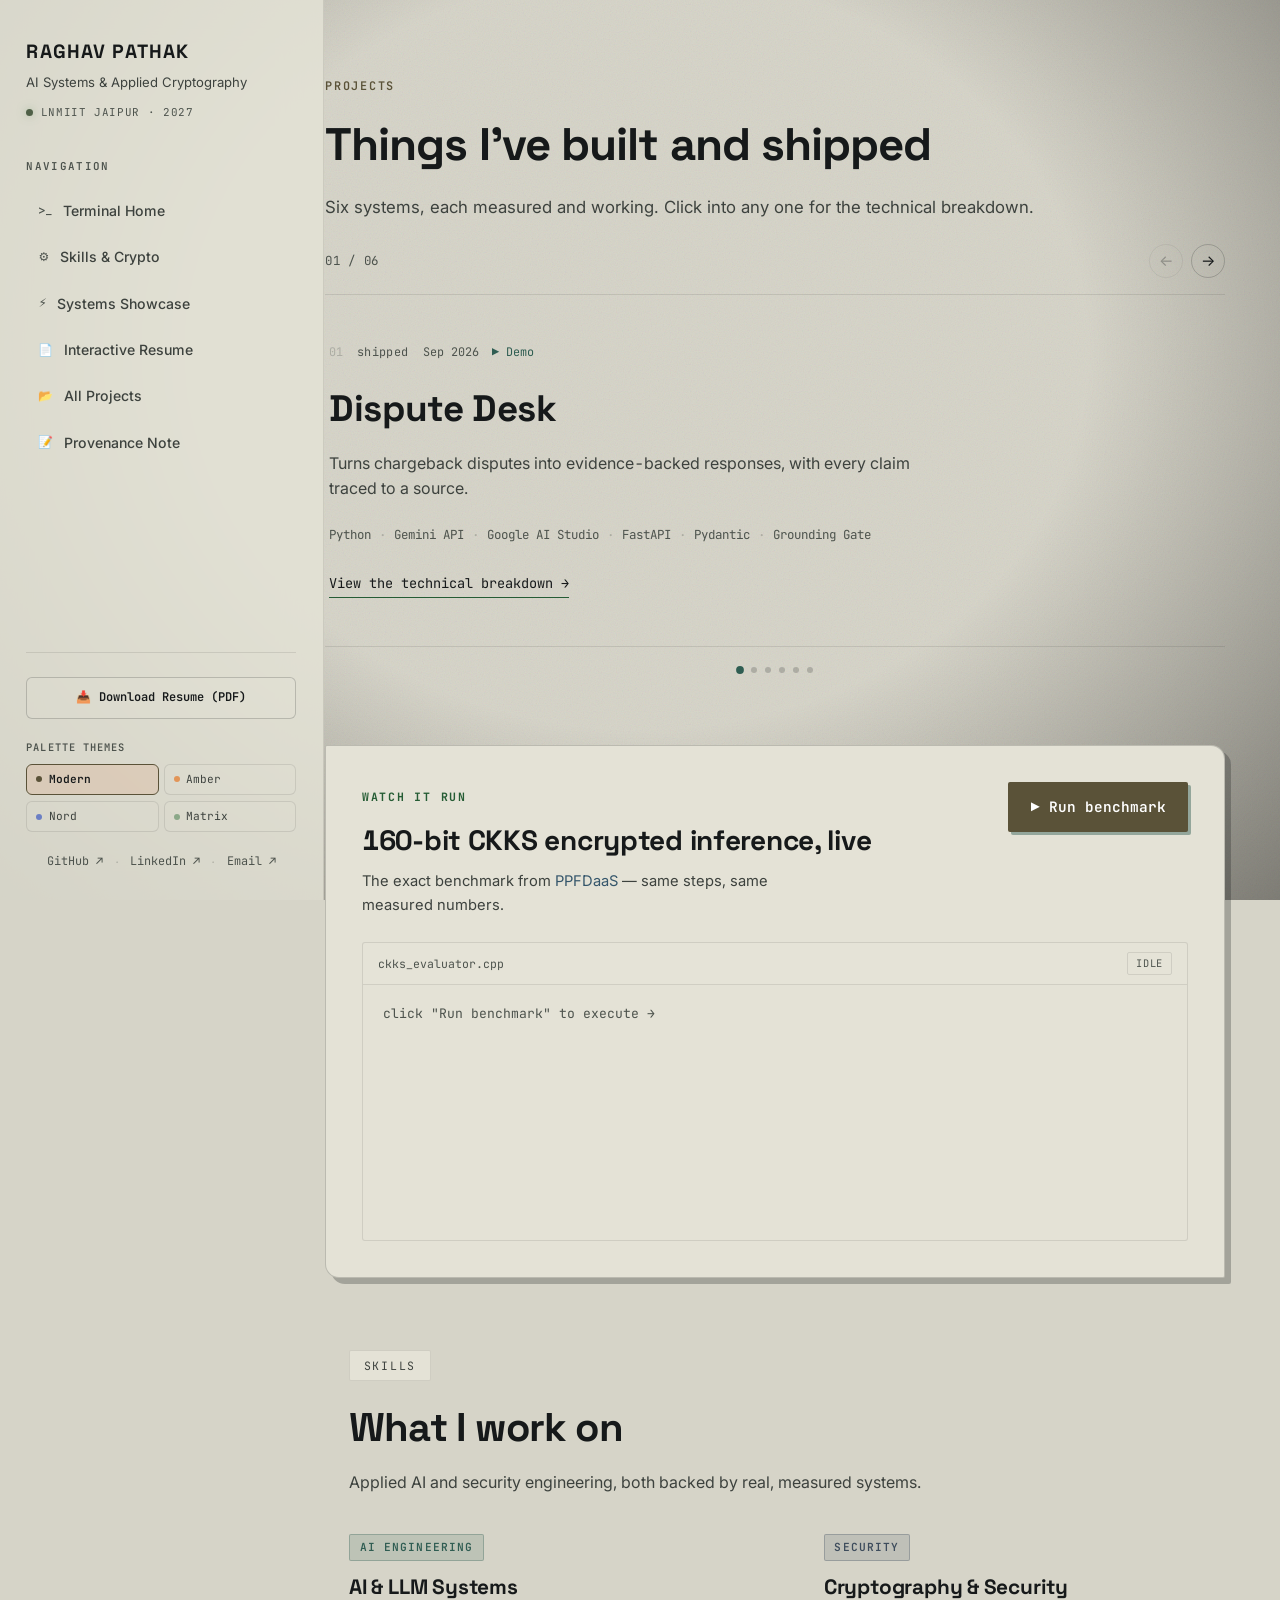
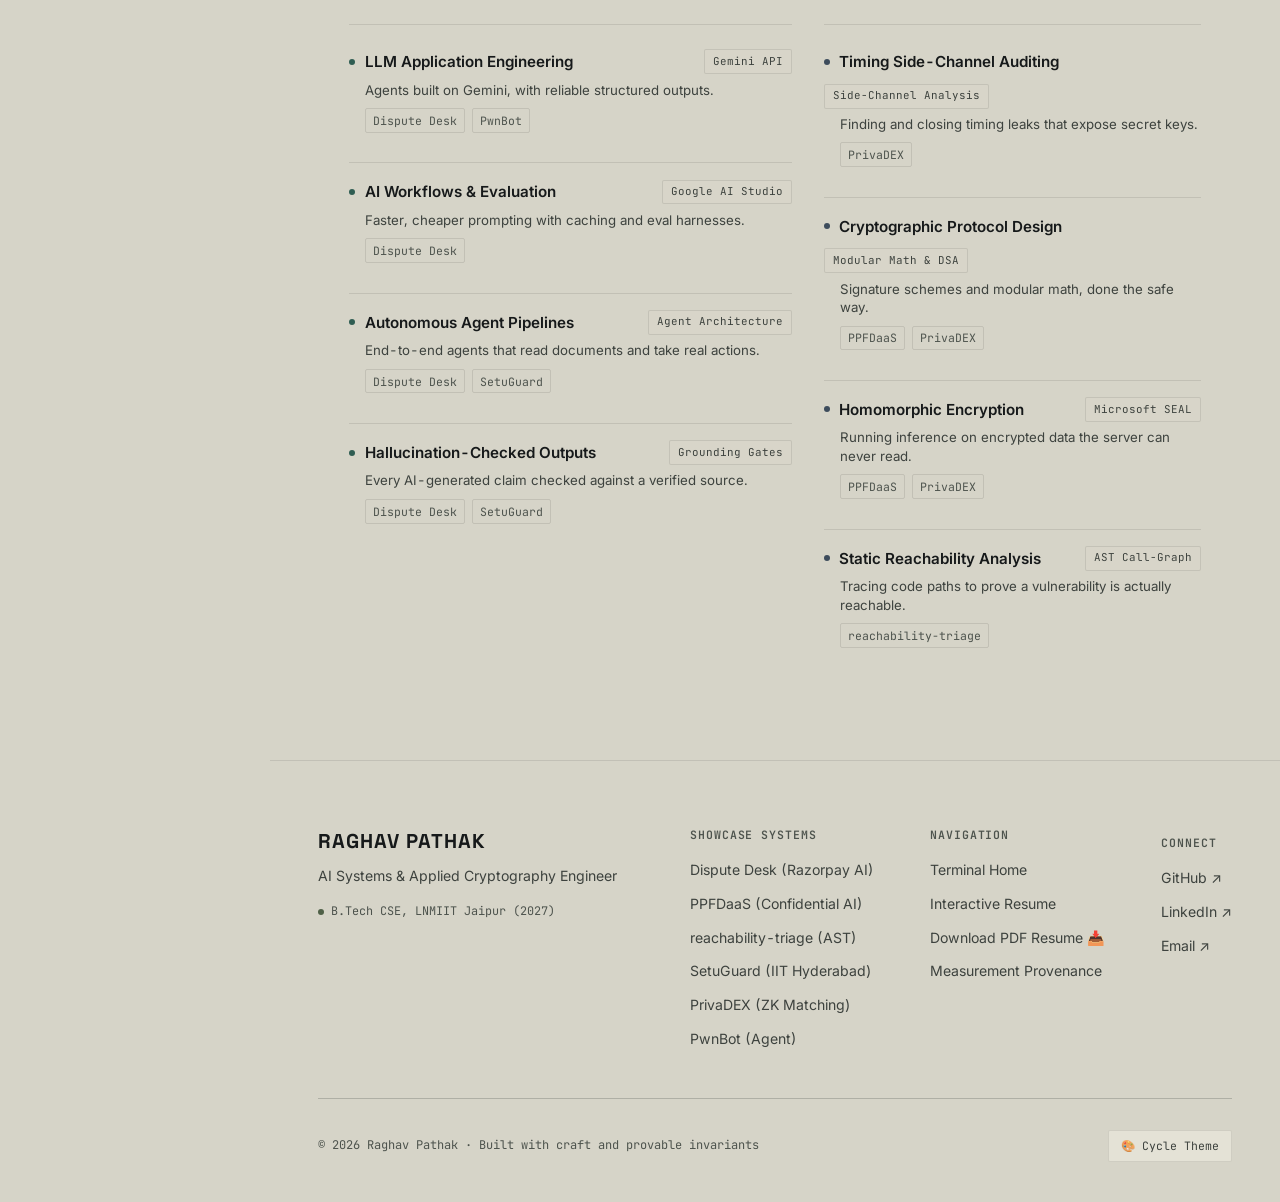
<file: work/index.html>
<!DOCTYPE html><html lang="en" data-astro-cid-37fxchfa> <head><meta charset="utf-8"><meta name="viewport" content="width=device-width, initial-scale=1"><meta name="description" content="Security systems, homomorphic encryption engines, and static reachability tools."><link rel="canonical" href="https://raghavpathak.me/work/"><meta property="og:title" content="Projects | Raghav Pathak"><meta property="og:description" content="Security systems, homomorphic encryption engines, and static reachability tools."><meta property="og:url" content="https://raghavpathak.me/work/"><meta property="og:type" content="website"><meta property="og:image" content="https://raghavpathak.me/og.png"><meta property="og:image:width" content="1200"><meta property="og:image:height" content="630"><meta name="twitter:card" content="summary_large_image"><title>Projects | Raghav Pathak</title><!-- Fonts load async so a slow/blocked font fetch can never stall the boot
         overlay's dismiss script (see note in global.css). The print-media
         swap trick keeps this <link> out of the render/script-blocking path;
         <noscript> covers browsers with JS disabled. --><link rel="preconnect" href="https://fonts.googleapis.com"><link rel="preconnect" href="https://fonts.gstatic.com" crossorigin><link rel="stylesheet" href="https://fonts.googleapis.com/css2?family=Inter:wght@400;500;600;700&family=JetBrains+Mono:ital,wght@0,400;0,500;0,600;0,700;1,400&family=Space+Grotesk:wght@500;600;700&display=swap" media="print" onload="this.media='all'"><noscript><link rel="stylesheet" href="https://fonts.googleapis.com/css2?family=Inter:wght@400;500;600;700&family=JetBrains+Mono:ital,wght@0,400;0,500;0,600;0,700;1,400&family=Space+Grotesk:wght@500;600;700&display=swap"></noscript><link rel="stylesheet" href="/_astro/about.C6YEJ0O4.css">
<link rel="stylesheet" href="/_astro/index.Cce4bTaP.css"></head> <body data-astro-cid-37fxchfa> <div id="boot-overlay" class="boot-overlay" aria-hidden="true" data-astro-cid-qozdfemc> <div class="boot-scan-line" id="boot-scan-line" data-astro-cid-qozdfemc></div> <div class="boot-grid" data-astro-cid-qozdfemc> <div class="boot-main" data-astro-cid-qozdfemc> <div class="boot-emblem" data-astro-cid-qozdfemc> <span class="boot-emblem-dot" data-astro-cid-qozdfemc></span> <span class="boot-emblem-name" data-astro-cid-qozdfemc>RAGHAV PATHAK</span> </div> <div class="boot-scramble-line" id="boot-scramble-line" data-astro-cid-qozdfemc>INITIALIZING</div> <div class="boot-progress-wrapper" data-astro-cid-qozdfemc> <div class="boot-progress-track" data-astro-cid-qozdfemc> <div class="boot-progress-bar" id="boot-progress-bar" data-astro-cid-qozdfemc></div> </div> <div class="boot-counter" id="boot-counter" data-astro-cid-qozdfemc>0%</div> </div> </div> <div class="boot-log" id="boot-log" aria-hidden="true" data-astro-cid-qozdfemc></div> </div> </div> <script>
  (function() {
    var overlay = document.getElementById('boot-overlay');
    if (!overlay) return;

    // Hard failsafe: no matter what else on this page fails — a thrown error,
    // a stalled network fetch, requestAnimationFrame getting throttled/paused
    // in a backgrounded tab — the overlay is force-dismissed after a fixed
    // timeout. This timer is armed before any other logic below runs.
    var failsafeMs = 2000;
    var failsafeTimer = setTimeout(forceDismiss, failsafeMs);

    function forceDismiss() {
      clearTimeout(failsafeTimer);
      overlay.classList.add('boot-fade-out');
      overlay.style.display = 'none';
      try { sessionStorage.setItem('portfolio_boot_seen', 'true'); } catch (e) {}
    }

    try {
      runBootSequence();
    } catch (e) {
      forceDismiss();
    }

    function runBootSequence() {

    var reduceMotion = window.matchMedia && window.matchMedia('(prefers-reduced-motion: reduce)').matches;

    var hasBooted = false;
    try {
      hasBooted = sessionStorage.getItem('portfolio_boot_seen') === 'true';
    } catch (e) {}

    var urlParams = new URLSearchParams(window.location.search);
    var forceReboot = urlParams.get('reboot') === 'true';

    if ((hasBooted && !forceReboot) || reduceMotion) {
      clearTimeout(failsafeTimer);
      overlay.style.display = 'none';
      try { sessionStorage.setItem('portfolio_boot_seen', 'true'); } catch (e) {}
      return;
    }

    overlay.style.display = 'flex';

    var scrambleEl = document.getElementById('boot-scramble-line');
    var barEl = document.getElementById('boot-progress-bar');
    var counterEl = document.getElementById('boot-counter');
    var logEl = document.getElementById('boot-log');

    var isDone = false;
    var startTime = performance.now();
    var duration = 1700;

    var targetWords = ['DECRYPTING', 'CALIBRATING', 'SYSTEM READY'];
    var glyphs = '0123456789ABCDEF!@#$%&*';

    var logLines = [
      'INITIALIZE CORE SYSTEM',
      'LOAD CRYPTOGRAPHIC CONTEXT',
      'VERIFY MEASUREMENT PROVENANCE',
      'SYNC PROJECT INDEX',
      'CALIBRATE TIMING-SAFE PRIMITIVES',
      'SYSTEM READY'
    ];
    var loggedCount = 0;

    function appendLogLines(upTo) {
      while (loggedCount < upTo && loggedCount < logLines.length) {
        var line = document.createElement('div');
        line.className = 'boot-log-line';
        var idx = document.createElement('span');
        idx.className = 'boot-log-idx';
        idx.textContent = String(loggedCount + 1).padStart(3, '0');
        var text = document.createElement('span');
        text.textContent = logLines[loggedCount];
        line.appendChild(idx);
        line.appendChild(text);
        if (logEl) logEl.appendChild(line);
        loggedCount++;
      }
    }

    function finish() {
      if (isDone) return;
      isDone = true;
      clearTimeout(failsafeTimer);

      if (barEl) barEl.style.width = '100%';
      if (counterEl) counterEl.textContent = '100%';
      if (scrambleEl) scrambleEl.textContent = 'SYSTEM READY';
      appendLogLines(logLines.length);

      try {
        sessionStorage.setItem('portfolio_boot_seen', 'true');
      } catch (e) {}

      overlay.classList.add('boot-fade-out');
      setTimeout(function() {
        overlay.style.display = 'none';
      }, 350);
    }

    function frame(now) {
      if (isDone) return;
      var elapsed = now - startTime;
      var progress = Math.min(elapsed / duration, 1);

      var ease = 1 - Math.pow(1 - progress, 2);
      var currentPct = Math.floor(ease * 100);

      if (barEl) barEl.style.width = currentPct + '%';
      if (counterEl) counterEl.textContent = currentPct + '%';

      appendLogLines(Math.ceil(progress * logLines.length));

      var wordIndex = Math.min(Math.floor(progress * targetWords.length), targetWords.length - 1);
      var targetWord = targetWords[wordIndex];

      if (progress >= 0.95) {
        if (scrambleEl) scrambleEl.textContent = 'SYSTEM READY';
      } else if (Math.random() < 0.35 && scrambleEl) {
        var scrambled = '';
        for (var i = 0; i < targetWord.length; i++) {
          scrambled += Math.random() < 0.4 ? glyphs[Math.floor(Math.random() * glyphs.length)] : targetWord[i];
        }
        scrambleEl.textContent = scrambled;
      }

      if (progress < 1) {
        requestAnimationFrame(frame);
      } else {
        setTimeout(finish, 200);
      }
    }

    requestAnimationFrame(frame);

    overlay.addEventListener('click', finish);
    window.addEventListener('keydown', function(e) {
      if (e.key === 'Escape' || e.code === 'Escape') {
        finish();
      }
    });

    } // end runBootSequence
  })();
</script>  <div class="interactive-bg-wrapper" id="interactive-bg-wrapper" aria-hidden="true" data-astro-cid-t4ic7t5r> <div class="paper-vignette" data-astro-cid-t4ic7t5r></div> <div class="paper-grain" data-astro-cid-t4ic7t5r></div> <div class="glyph-drift" data-astro-cid-t4ic7t5r> <span class="drift-glyph" style="left:63.5%; font-size:21px; animation-duration:31.0s; animation-delay:-20.9s; --drift-x:-14px;" data-astro-cid-t4ic7t5r> E </span><span class="drift-glyph" style="left:17.6%; font-size:18px; animation-duration:31.4s; animation-delay:-22.2s; --drift-x:8px;" data-astro-cid-t4ic7t5r> 9 </span><span class="drift-glyph" style="left:21.2%; font-size:20px; animation-duration:25.3s; animation-delay:-10s; --drift-x:-6px;" data-astro-cid-t4ic7t5r> D </span><span class="drift-glyph" style="left:95.9%; font-size:17px; animation-duration:28.2s; animation-delay:-12.5s; --drift-x:7px;" data-astro-cid-t4ic7t5r> 8 </span><span class="drift-glyph" style="left:70.2%; font-size:16px; animation-duration:22.2s; animation-delay:-27.5s; --drift-x:16px;" data-astro-cid-t4ic7t5r> 2 </span><span class="drift-glyph" style="left:89.2%; font-size:13px; animation-duration:25.0s; animation-delay:-9s; --drift-x:-1px;" data-astro-cid-t4ic7t5r> D </span><span class="drift-glyph" style="left:69.5%; font-size:17px; animation-duration:31.4s; animation-delay:-7.2s; --drift-x:2px;" data-astro-cid-t4ic7t5r> 1 </span><span class="drift-glyph" style="left:71.0%; font-size:14px; animation-duration:21.1s; animation-delay:-17.4s; --drift-x:-11px;" data-astro-cid-t4ic7t5r> 7 </span><span class="drift-glyph" style="left:60.7%; font-size:14px; animation-duration:23.0s; animation-delay:-8.2s; --drift-x:-3px;" data-astro-cid-t4ic7t5r> # </span><span class="drift-glyph" style="left:4.2%; font-size:17px; animation-duration:26.2s; animation-delay:-19.6s; --drift-x:10px;" data-astro-cid-t4ic7t5r> 6 </span><span class="drift-glyph" style="left:16.4%; font-size:12px; animation-duration:24.6s; animation-delay:-15.5s; --drift-x:13px;" data-astro-cid-t4ic7t5r> 7 </span><span class="drift-glyph" style="left:79.0%; font-size:14px; animation-duration:28.2s; animation-delay:-3.2s; --drift-x:-10px;" data-astro-cid-t4ic7t5r> @ </span><span class="drift-glyph" style="left:32.4%; font-size:12px; animation-duration:25.6s; animation-delay:-1.8s; --drift-x:-21px;" data-astro-cid-t4ic7t5r> A </span><span class="drift-glyph" style="left:11.7%; font-size:16px; animation-duration:23.6s; animation-delay:-16.1s; --drift-x:2px;" data-astro-cid-t4ic7t5r> @ </span><span class="drift-glyph" style="left:89.6%; font-size:12px; animation-duration:27.1s; animation-delay:-21.8s; --drift-x:-10px;" data-astro-cid-t4ic7t5r> 5 </span><span class="drift-glyph" style="left:42.8%; font-size:19px; animation-duration:24.2s; animation-delay:-7.1s; --drift-x:4px;" data-astro-cid-t4ic7t5r> 0 </span><span class="drift-glyph" style="left:91.7%; font-size:14px; animation-duration:18.3s; animation-delay:-14.3s; --drift-x:18px;" data-astro-cid-t4ic7t5r> % </span><span class="drift-glyph" style="left:8.3%; font-size:17px; animation-duration:26.5s; animation-delay:-2.7s; --drift-x:-1px;" data-astro-cid-t4ic7t5r> * </span><span class="drift-glyph" style="left:60.0%; font-size:16px; animation-duration:27.0s; animation-delay:-6.1s; --drift-x:16px;" data-astro-cid-t4ic7t5r> * </span><span class="drift-glyph" style="left:37.5%; font-size:19px; animation-duration:20.5s; animation-delay:-2.8s; --drift-x:-11px;" data-astro-cid-t4ic7t5r> 1 </span> </div> <div class="lantern-glow" id="lantern-glow" data-astro-cid-t4ic7t5r></div> </div> <script>
  (function() {
    var lantern = document.getElementById('lantern-glow');
    var wrapper = document.getElementById('interactive-bg-wrapper');
    if (!lantern || !wrapper) return;

    var reduceMotion = window.matchMedia && window.matchMedia('(prefers-reduced-motion: reduce)').matches;
    var canHover = window.matchMedia && window.matchMedia('(hover: hover) and (pointer: fine)').matches;

    // --- Warm lantern light, gently trailing the cursor ---
    if (canHover && !reduceMotion) {
      var lx = window.innerWidth / 2;
      var ly = window.innerHeight * 0.35;
      var tx = lx;
      var ty = ly;
      var rafId = null;

      window.addEventListener('mousemove', function(e) {
        tx = e.clientX;
        ty = e.clientY;
        lantern.classList.add('is-lit');
      }, { passive: true });

      window.addEventListener('mouseleave', function() {
        lantern.classList.remove('is-lit');
      }, { passive: true });

      function tick() {
        lx += (tx - lx) * 0.045;
        ly += (ty - ly) * 0.045;
        lantern.style.transform = 'translate3d(' + (lx - 260) + 'px, ' + (ly - 260) + 'px, 0)';
        rafId = requestAnimationFrame(tick);
      }

      document.addEventListener('visibilitychange', function() {
        if (document.hidden) {
          if (rafId) cancelAnimationFrame(rafId);
          rafId = null;
        } else if (!rafId) {
          rafId = requestAnimationFrame(tick);
        }
      });

      rafId = requestAnimationFrame(tick);
    } else {
      lantern.style.display = 'none';
    }

    // --- Scroll-driven parallax on the paper grain: moves at a visibly different
    // rate than the page content so scrolling itself reads as motion, not just
    // content sliding by. Offset is capped so long pages can't drag the (finite)
    // grain layer's edge into view.
    if (!reduceMotion) {
      var ticking = false;
      window.addEventListener('scroll', function() {
        if (ticking) return;
        ticking = true;
        requestAnimationFrame(function() {
          var maxOffset = window.innerHeight * 0.3;
          var offset = Math.min(window.scrollY * 0.14, maxOffset);
          wrapper.style.setProperty('--parallax-y', offset.toFixed(1) + 'px');
          ticking = false;
        });
      }, { passive: true });
    }
  })();
</script>   <div class="site-layout" data-astro-cid-57l5znwr> <!-- ============================================== --><!-- 1. MOBILE TOP STICKY BAR (< 1024px)           --><!-- ============================================== --><header class="mobile-header" aria-label="Mobile Header" data-astro-cid-gvqsdny3> <div class="mobile-brand-group" data-astro-cid-gvqsdny3> <a href="/" class="mobile-brand-name" data-astro-cid-gvqsdny3>RAGHAV PATHAK</a> <span class="mobile-status-indicator" title="LNMIIT Jaipur · 2027" data-astro-cid-gvqsdny3> <span class="status-live-dot" data-astro-cid-gvqsdny3></span> </span> </div> <div class="mobile-header-actions" data-astro-cid-gvqsdny3> <!-- Elevated Quick Resume Pill (Instant 1-Tap Access on Mobile) --> <a href="/resume/" class="mobile-resume-pill" title="View Interactive Resume" data-astro-cid-gvqsdny3> <span class="resume-pill-icon" data-astro-cid-gvqsdny3>📄</span> <span class="resume-pill-text" data-astro-cid-gvqsdny3>Resume</span> </a> <!-- Hamburger Toggle Button --> <button type="button" class="mobile-drawer-trigger" id="mobile-drawer-trigger" aria-label="Toggle navigation drawer" aria-expanded="false" aria-controls="mobile-nav-drawer" data-astro-cid-gvqsdny3> <span class="hbg-line hbg-line-1" data-astro-cid-gvqsdny3></span> <span class="hbg-line hbg-line-2" data-astro-cid-gvqsdny3></span> <span class="hbg-line hbg-line-3" data-astro-cid-gvqsdny3></span> </button> </div> </header> <!-- Mobile Drawer Backdrop Overlay --> <div class="mobile-drawer-backdrop" id="mobile-drawer-backdrop" aria-hidden="true" data-astro-cid-gvqsdny3></div> <!-- Mobile Slide-Out Drawer --> <aside class="mobile-nav-drawer" id="mobile-nav-drawer" aria-label="Navigation Drawer" aria-hidden="true" data-astro-cid-gvqsdny3> <div class="drawer-header" data-astro-cid-gvqsdny3> <div class="drawer-brand-block" data-astro-cid-gvqsdny3> <div class="drawer-brand-title" data-astro-cid-gvqsdny3>RAGHAV PATHAK</div> <div class="drawer-brand-role" data-astro-cid-gvqsdny3>AI Systems &amp; Applied Cryptography</div> <div class="drawer-meta-pill" data-astro-cid-gvqsdny3> <span class="status-live-dot" data-astro-cid-gvqsdny3></span> B.Tech CSE · LNMIIT '27
</div> </div> <button type="button" class="drawer-close-btn" id="drawer-close-btn" aria-label="Close navigation drawer" data-astro-cid-gvqsdny3> <svg width="22" height="22" viewBox="0 0 24 24" fill="none" stroke="currentColor" stroke-width="2.2" stroke-linecap="round" stroke-linejoin="round" data-astro-cid-gvqsdny3> <line x1="18" y1="6" x2="6" y2="18" data-astro-cid-gvqsdny3></line> <line x1="6" y1="6" x2="18" y2="18" data-astro-cid-gvqsdny3></line> </svg> </button> </div> <div class="drawer-body" data-astro-cid-gvqsdny3> <!-- Primary Navigation Links (Large Touch Targets >= 48px) --> <nav class="drawer-nav-group" aria-label="Mobile Navigation" data-astro-cid-gvqsdny3> <span class="nav-group-label" data-astro-cid-gvqsdny3>NAVIGATION</span> <a href="/" class="drawer-nav-item js-drawer-link" data-astro-cid-gvqsdny3> <span class="item-icon" data-astro-cid-gvqsdny3>&gt;_</span> <span class="item-label" data-astro-cid-gvqsdny3>Terminal Home</span> </a> <a href="/work/#skills-stack" class="drawer-nav-item js-drawer-link" data-astro-cid-gvqsdny3> <span class="item-icon" data-astro-cid-gvqsdny3>⚙</span> <span class="item-label" data-astro-cid-gvqsdny3>Technical Skills &amp; Crypto</span> </a> <a href="/work/#project-showcase" class="drawer-nav-item js-drawer-link" data-astro-cid-gvqsdny3> <span class="item-icon" data-astro-cid-gvqsdny3>⚡</span> <span class="item-label" data-astro-cid-gvqsdny3>Systems Showcase</span> </a> <a href="/resume/" class="drawer-nav-item drawer-nav-item-resume js-drawer-link" data-astro-cid-gvqsdny3> <span class="item-icon" data-astro-cid-gvqsdny3>📄</span> <span class="item-label" data-astro-cid-gvqsdny3>Interactive Resume</span> <span class="badge-accent" data-astro-cid-gvqsdny3>VIEW</span> </a> <a href="/raghav_pathak_resume.pdf" download="Raghav_Pathak_Resume.pdf" class="drawer-nav-item js-drawer-link" data-astro-cid-gvqsdny3> <span class="item-icon" data-astro-cid-gvqsdny3>📥</span> <span class="item-label" data-astro-cid-gvqsdny3>Download PDF Resume</span> </a> <a href="/work/" class="drawer-nav-item js-drawer-link" data-astro-cid-gvqsdny3> <span class="item-icon" data-astro-cid-gvqsdny3>📂</span> <span class="item-label" data-astro-cid-gvqsdny3>All Projects Directory</span> </a> <a href="/writing/measurement-note/" class="drawer-nav-item js-drawer-link" data-astro-cid-gvqsdny3> <span class="item-icon" data-astro-cid-gvqsdny3>📝</span> <span class="item-label" data-astro-cid-gvqsdny3>Measurement Provenance</span> </a> </nav> <!-- Theme Switcher in Drawer --> <div class="drawer-control-section" data-astro-cid-gvqsdny3> <span class="nav-group-label" data-astro-cid-gvqsdny3>THEME PALETTE</span> <div class="theme-grid-drawer" data-astro-cid-gvqsdny3> <button type="button" class="btn-theme-pill active" data-theme-val="modern" onclick="window.setPortfolioTheme('modern')" data-astro-cid-gvqsdny3> <span class="pill-dot dot-modern" data-astro-cid-gvqsdny3></span> Modern Warm
</button> <button type="button" class="btn-theme-pill" data-theme-val="amber" onclick="window.setPortfolioTheme('amber')" data-astro-cid-gvqsdny3> <span class="pill-dot dot-amber" data-astro-cid-gvqsdny3></span> Amber CRT
</button> <button type="button" class="btn-theme-pill" data-theme-val="nord" onclick="window.setPortfolioTheme('nord')" data-astro-cid-gvqsdny3> <span class="pill-dot dot-nord" data-astro-cid-gvqsdny3></span> Nord Slate
</button> <button type="button" class="btn-theme-pill" data-theme-val="matrix" onclick="window.setPortfolioTheme('matrix')" data-astro-cid-gvqsdny3> <span class="pill-dot dot-matrix" data-astro-cid-gvqsdny3></span> Phosphor
</button> </div> </div> <!-- External Links --> <div class="drawer-footer-links" data-astro-cid-gvqsdny3> <a href="https://github.com/raghavpathak30" target="_blank" rel="noreferrer" class="df-link" data-astro-cid-gvqsdny3>GitHub ↗</a> <a href="https://www.linkedin.com/in/raghav-pathak-b14b46282" target="_blank" rel="noreferrer" class="df-link" data-astro-cid-gvqsdny3>LinkedIn ↗</a> <a href="mailto:raghavpathak30@gmail.com" class="df-link" data-astro-cid-gvqsdny3>Email ↗</a> </div> </div> </aside> <!-- ============================================== --> <!-- 2. DESKTOP FIXED SLEEK SIDEBAR (>= 1024px)    --> <!-- ============================================== --> <aside class="desktop-sidebar" aria-label="Site Navigation" data-astro-cid-gvqsdny3> <div class="sidebar-top" data-astro-cid-gvqsdny3> <!-- Identity Block --> <div class="sidebar-brand-block" data-astro-cid-gvqsdny3> <a href="/" class="sidebar-brand-title" data-astro-cid-gvqsdny3>RAGHAV PATHAK</a> <div class="sidebar-brand-role" data-astro-cid-gvqsdny3>AI Systems &amp; Applied Cryptography</div> <div class="sidebar-status-pill" data-astro-cid-gvqsdny3> <span class="status-live-dot" data-astro-cid-gvqsdny3></span> <span class="ssp-text" data-astro-cid-gvqsdny3>LNMIIT JAIPUR · 2027</span> </div> </div> <!-- Main Navigation List --> <nav class="sidebar-nav" aria-label="Desktop Navigation" data-astro-cid-gvqsdny3> <span class="sidebar-section-label" data-astro-cid-gvqsdny3>NAVIGATION</span> <a href="/" class="sidebar-link" data-astro-cid-gvqsdny3> <span class="link-bullet" data-astro-cid-gvqsdny3>&gt;_</span> Terminal Home
</a> <a href="/work/#skills-stack" class="sidebar-link" data-astro-cid-gvqsdny3> <span class="link-bullet" data-astro-cid-gvqsdny3>⚙</span> Skills &amp; Crypto
</a> <a href="/work/#project-showcase" class="sidebar-link" data-astro-cid-gvqsdny3> <span class="link-bullet" data-astro-cid-gvqsdny3>⚡</span> Systems Showcase
</a> <a href="/resume/" class="sidebar-link" data-astro-cid-gvqsdny3> <span class="link-bullet" data-astro-cid-gvqsdny3>📄</span> Interactive Resume
</a> <a href="/work/" class="sidebar-link" data-astro-cid-gvqsdny3> <span class="link-bullet" data-astro-cid-gvqsdny3>📂</span> All Projects
</a> <a href="/writing/measurement-note/" class="sidebar-link" data-astro-cid-gvqsdny3> <span class="link-bullet" data-astro-cid-gvqsdny3>📝</span> Provenance Note
</a> </nav> </div> <div class="sidebar-bottom" data-astro-cid-gvqsdny3> <!-- Elevated PDF Resume Download --> <a href="/raghav_pathak_resume.pdf" download="Raghav_Pathak_Resume.pdf" class="btn-sidebar-resume" data-astro-cid-gvqsdny3> <span class="icon" data-astro-cid-gvqsdny3>📥</span> <span data-astro-cid-gvqsdny3>Download Resume (PDF)</span> </a> <!-- Theme Switcher Grid --> <div class="sidebar-controls-block" data-astro-cid-gvqsdny3> <div class="scb-label" data-astro-cid-gvqsdny3>PALETTE THEMES</div> <div class="theme-pill-grid" data-astro-cid-gvqsdny3> <button type="button" class="btn-theme active" data-theme-val="modern" onclick="window.setPortfolioTheme('modern')" title="Modern Warm Dark" data-astro-cid-gvqsdny3> <span class="pill-dot dot-modern" data-astro-cid-gvqsdny3></span> Modern
</button> <button type="button" class="btn-theme" data-theme-val="amber" onclick="window.setPortfolioTheme('amber')" title="Amber CRT" data-astro-cid-gvqsdny3> <span class="pill-dot dot-amber" data-astro-cid-gvqsdny3></span> Amber
</button> <button type="button" class="btn-theme" data-theme-val="nord" onclick="window.setPortfolioTheme('nord')" title="Nord Slate" data-astro-cid-gvqsdny3> <span class="pill-dot dot-nord" data-astro-cid-gvqsdny3></span> Nord
</button> <button type="button" class="btn-theme" data-theme-val="matrix" onclick="window.setPortfolioTheme('matrix')" title="Phosphor Matrix" data-astro-cid-gvqsdny3> <span class="pill-dot dot-matrix" data-astro-cid-gvqsdny3></span> Matrix
</button> </div> </div> <!-- Social Footing --> <div class="sidebar-social-row" data-astro-cid-gvqsdny3> <a href="https://github.com/raghavpathak30" target="_blank" rel="noreferrer" title="GitHub" data-astro-cid-gvqsdny3>GitHub ↗</a> <span class="social-sep" data-astro-cid-gvqsdny3>·</span> <a href="https://www.linkedin.com/in/raghav-pathak-b14b46282" target="_blank" rel="noreferrer" title="LinkedIn" data-astro-cid-gvqsdny3>LinkedIn ↗</a> <span class="social-sep" data-astro-cid-gvqsdny3>·</span> <a href="mailto:raghavpathak30@gmail.com" title="Email" data-astro-cid-gvqsdny3>Email ↗</a> </div> </div> </aside> <!-- Drawer Toggle Script --> <script>
  (function() {
    var trigger = document.getElementById('mobile-drawer-trigger');
    var drawer = document.getElementById('mobile-nav-drawer');
    var backdrop = document.getElementById('mobile-drawer-backdrop');
    var closeBtn = document.getElementById('drawer-close-btn');

    if (!trigger || !drawer || !backdrop) return;

    function openDrawer() {
      drawer.classList.add('open');
      backdrop.classList.add('open');
      trigger.setAttribute('aria-expanded', 'true');
      drawer.setAttribute('aria-hidden', 'false');
      document.body.style.overflow = 'hidden';
    }

    function closeDrawer() {
      drawer.classList.remove('open');
      backdrop.classList.remove('open');
      trigger.setAttribute('aria-expanded', 'false');
      drawer.setAttribute('aria-hidden', 'true');
      document.body.style.overflow = '';
    }

    trigger.addEventListener('click', function() {
      var isOpen = drawer.classList.contains('open');
      if (isOpen) closeDrawer();
      else openDrawer();
    });

    if (closeBtn) closeBtn.addEventListener('click', closeDrawer);
    backdrop.addEventListener('click', closeDrawer);

    // Close on escape key
    document.addEventListener('keydown', function(e) {
      if (e.key === 'Escape' && drawer.classList.contains('open')) {
        closeDrawer();
      }
    });

    // Close drawer when any internal anchor link is clicked
    var links = drawer.querySelectorAll('.js-drawer-link');
    links.forEach(function(link) {
      link.addEventListener('click', function() {
        closeDrawer();
      });
    });

  })();
</script>  <div class="main-content-viewport" data-astro-cid-57l5znwr> <header class="work-header" data-reveal data-astro-cid-57l5znwr> <span class="ssh-eyebrow" data-astro-cid-57l5znwr>PROJECTS</span> <h1 class="ssh-title" data-astro-cid-57l5znwr>Things I've built and shipped</h1> <p class="work-sub" data-astro-cid-57l5znwr>
Six systems, each measured and working. Click into any one for the technical breakdown.
</p> </header> <main class="work-container" data-astro-cid-57l5znwr> <section class="project-carousel-section" id="project-showcase" aria-label="Projects" data-reveal data-astro-cid-n2fcsbob> <div class="carousel-head" data-astro-cid-n2fcsbob> <span class="carousel-index" id="carousel-index" aria-live="polite" data-astro-cid-n2fcsbob>01 / 06</span> <div class="carousel-controls" data-astro-cid-n2fcsbob> <button type="button" class="carousel-btn" id="carousel-prev" aria-label="Previous project" disabled data-astro-cid-n2fcsbob>&#8592;</button> <button type="button" class="carousel-btn" id="carousel-next" aria-label="Next project" data-astro-cid-n2fcsbob>&#8594;</button> </div> </div> <div class="carousel-track" id="carousel-track" tabindex="0" data-astro-cid-n2fcsbob> <article class="carousel-panel" data-index="0" data-astro-cid-n2fcsbob> <a href="/work/dispute-desk" class="panel-link" data-astro-cid-n2fcsbob> <div class="panel-meta-row" data-astro-cid-n2fcsbob> <span class="panel-num" data-astro-cid-n2fcsbob>01</span> <span class="panel-state panel-state-shipped" data-astro-cid-n2fcsbob>shipped</span> <span class="panel-period" data-astro-cid-n2fcsbob>Sep 2026</span> <span class="panel-video" data-astro-cid-n2fcsbob>&#9654; Demo</span> </div> <h3 class="panel-title" data-astro-cid-n2fcsbob>Dispute Desk</h3> <p class="panel-desc" data-astro-cid-n2fcsbob>Turns chargeback disputes into evidence-backed responses, with every claim traced to a source.</p> <div class="panel-stack" data-astro-cid-n2fcsbob> <span class="panel-stack-item" data-astro-cid-n2fcsbob>Python</span><span class="panel-stack-item" data-astro-cid-n2fcsbob>Gemini API</span><span class="panel-stack-item" data-astro-cid-n2fcsbob>Google AI Studio</span><span class="panel-stack-item" data-astro-cid-n2fcsbob>FastAPI</span><span class="panel-stack-item" data-astro-cid-n2fcsbob>Pydantic</span><span class="panel-stack-item" data-astro-cid-n2fcsbob>Grounding Gate</span> </div> <span class="panel-cta" data-astro-cid-n2fcsbob>View the technical breakdown &#8594;</span> </a> </article><article class="carousel-panel" data-index="1" data-astro-cid-n2fcsbob> <a href="/work/ppfdaas" class="panel-link" data-astro-cid-n2fcsbob> <div class="panel-meta-row" data-astro-cid-n2fcsbob> <span class="panel-num" data-astro-cid-n2fcsbob>02</span> <span class="panel-state panel-state-in-progress" data-astro-cid-n2fcsbob>in-progress</span> <span class="panel-period" data-astro-cid-n2fcsbob>Apr – Aug 2026</span>  </div> <h3 class="panel-title" data-astro-cid-n2fcsbob>PPFDaaS</h3> <p class="panel-desc" data-astro-cid-n2fcsbob>Privacy-preserving payment-fraud inference using CKKS homomorphic encryption.</p> <div class="panel-stack" data-astro-cid-n2fcsbob> <span class="panel-stack-item" data-astro-cid-n2fcsbob>C++</span><span class="panel-stack-item" data-astro-cid-n2fcsbob>Python</span><span class="panel-stack-item" data-astro-cid-n2fcsbob>Microsoft SEAL</span><span class="panel-stack-item" data-astro-cid-n2fcsbob>gRPC</span><span class="panel-stack-item" data-astro-cid-n2fcsbob>Docker</span><span class="panel-stack-item" data-astro-cid-n2fcsbob>CMake</span> </div> <span class="panel-cta" data-astro-cid-n2fcsbob>View the technical breakdown &#8594;</span> </a> </article><article class="carousel-panel" data-index="2" data-astro-cid-n2fcsbob> <a href="/work/reachability-triage" class="panel-link" data-astro-cid-n2fcsbob> <div class="panel-meta-row" data-astro-cid-n2fcsbob> <span class="panel-num" data-astro-cid-n2fcsbob>03</span> <span class="panel-state panel-state-in-progress" data-astro-cid-n2fcsbob>in-progress</span> <span class="panel-period" data-astro-cid-n2fcsbob>Aug – Sep 2026</span>  </div> <h3 class="panel-title" data-astro-cid-n2fcsbob>reachability-triage</h3> <p class="panel-desc" data-astro-cid-n2fcsbob>Static dependency vulnerability reachability analysis and advisory triage.</p> <div class="panel-stack" data-astro-cid-n2fcsbob> <span class="panel-stack-item" data-astro-cid-n2fcsbob>Python</span><span class="panel-stack-item" data-astro-cid-n2fcsbob>FastAPI</span><span class="panel-stack-item" data-astro-cid-n2fcsbob>Pydantic</span><span class="panel-stack-item" data-astro-cid-n2fcsbob>AST</span><span class="panel-stack-item" data-astro-cid-n2fcsbob>pytest</span> </div> <span class="panel-cta" data-astro-cid-n2fcsbob>View the technical breakdown &#8594;</span> </a> </article><article class="carousel-panel" data-index="3" data-astro-cid-n2fcsbob> <a href="/work/setuguard" class="panel-link" data-astro-cid-n2fcsbob> <div class="panel-meta-row" data-astro-cid-n2fcsbob> <span class="panel-num" data-astro-cid-n2fcsbob>04</span> <span class="panel-state panel-state-concluded" data-astro-cid-n2fcsbob>concluded</span> <span class="panel-period" data-astro-cid-n2fcsbob>Jun – Aug 2026</span>  </div> <h3 class="panel-title" data-astro-cid-n2fcsbob>SetuGuard</h3> <p class="panel-desc" data-astro-cid-n2fcsbob>Static Android malware analysis and mule-account scoring for a public-sector banking security programme.</p> <div class="panel-stack" data-astro-cid-n2fcsbob> <span class="panel-stack-item" data-astro-cid-n2fcsbob>Python</span><span class="panel-stack-item" data-astro-cid-n2fcsbob>Androguard</span><span class="panel-stack-item" data-astro-cid-n2fcsbob>FAISS</span><span class="panel-stack-item" data-astro-cid-n2fcsbob>YARA</span><span class="panel-stack-item" data-astro-cid-n2fcsbob>XGBoost</span><span class="panel-stack-item" data-astro-cid-n2fcsbob>SHAP</span><span class="panel-stack-item" data-astro-cid-n2fcsbob>Flask</span><span class="panel-stack-item" data-astro-cid-n2fcsbob>Playwright</span> </div> <span class="panel-cta" data-astro-cid-n2fcsbob>View the technical breakdown &#8594;</span> </a> </article><article class="carousel-panel" data-index="4" data-astro-cid-n2fcsbob> <a href="/work/privadex" class="panel-link" data-astro-cid-n2fcsbob> <div class="panel-meta-row" data-astro-cid-n2fcsbob> <span class="panel-num" data-astro-cid-n2fcsbob>05</span> <span class="panel-state panel-state-concluded" data-astro-cid-n2fcsbob>concluded</span> <span class="panel-period" data-astro-cid-n2fcsbob>Apr – May 2026</span> <span class="panel-video" data-astro-cid-n2fcsbob>&#9654; Demo</span> </div> <h3 class="panel-title" data-astro-cid-n2fcsbob>PrivaDEX</h3> <p class="panel-desc" data-astro-cid-n2fcsbob>Confidential-computation matching engine evaluating trades over homomorphically encrypted records.</p> <div class="panel-stack" data-astro-cid-n2fcsbob> <span class="panel-stack-item" data-astro-cid-n2fcsbob>C++</span><span class="panel-stack-item" data-astro-cid-n2fcsbob>Python</span><span class="panel-stack-item" data-astro-cid-n2fcsbob>Microsoft SEAL</span><span class="panel-stack-item" data-astro-cid-n2fcsbob>gRPC</span><span class="panel-stack-item" data-astro-cid-n2fcsbob>CMake</span><span class="panel-stack-item" data-astro-cid-n2fcsbob>pytest</span> </div> <span class="panel-cta" data-astro-cid-n2fcsbob>View the technical breakdown &#8594;</span> </a> </article><article class="carousel-panel" data-index="5" data-astro-cid-n2fcsbob> <a href="/work/pwnbot" class="panel-link" data-astro-cid-n2fcsbob> <div class="panel-meta-row" data-astro-cid-n2fcsbob> <span class="panel-num" data-astro-cid-n2fcsbob>06</span> <span class="panel-state panel-state-concluded" data-astro-cid-n2fcsbob>concluded</span> <span class="panel-period" data-astro-cid-n2fcsbob>Mar – Jun 2026</span>  </div> <h3 class="panel-title" data-astro-cid-n2fcsbob>PwnBot</h3> <p class="panel-desc" data-astro-cid-n2fcsbob>Python CLI penetration testing assistant with automated reconnaissance and local tool parsing.</p> <div class="panel-stack" data-astro-cid-n2fcsbob> <span class="panel-stack-item" data-astro-cid-n2fcsbob>Python</span><span class="panel-stack-item" data-astro-cid-n2fcsbob>Groq</span><span class="panel-stack-item" data-astro-cid-n2fcsbob>Rich</span><span class="panel-stack-item" data-astro-cid-n2fcsbob>DuckDuckGo</span><span class="panel-stack-item" data-astro-cid-n2fcsbob>nmap</span><span class="panel-stack-item" data-astro-cid-n2fcsbob>pytest</span> </div> <span class="panel-cta" data-astro-cid-n2fcsbob>View the technical breakdown &#8594;</span> </a> </article> </div> <div class="carousel-dots" id="carousel-dots" data-astro-cid-n2fcsbob> <button type="button" class="carousel-dot" data-goto="0" aria-label="Go to project 1" data-astro-cid-n2fcsbob></button><button type="button" class="carousel-dot" data-goto="1" aria-label="Go to project 2" data-astro-cid-n2fcsbob></button><button type="button" class="carousel-dot" data-goto="2" aria-label="Go to project 3" data-astro-cid-n2fcsbob></button><button type="button" class="carousel-dot" data-goto="3" aria-label="Go to project 4" data-astro-cid-n2fcsbob></button><button type="button" class="carousel-dot" data-goto="4" aria-label="Go to project 5" data-astro-cid-n2fcsbob></button><button type="button" class="carousel-dot" data-goto="5" aria-label="Go to project 6" data-astro-cid-n2fcsbob></button> </div> </section> <script type="module">function T(){const t=document.getElementById("carousel-track"),l=document.getElementById("carousel-prev"),s=document.getElementById("carousel-next"),f=document.getElementById("carousel-index"),L=Array.from(document.querySelectorAll(".carousel-dot"));if(!t)return;const d=Array.from(t.querySelectorAll(".carousel-panel")),u=d.length,k=window.matchMedia&&window.matchMedia("(prefers-reduced-motion: reduce)").matches;function o(){return Math.round(t.scrollLeft/t.clientWidth)||0}let r=null,m=null;function i(e){const n=Math.max(0,Math.min(u-1,e))*t.clientWidth;if(r!==null&&cancelAnimationFrame(r),m!==null&&clearTimeout(m),k){t.scrollLeft=n,a();return}const p=t.scrollLeft,v=n-p;if(v===0)return;const E=420,A=performance.now();function w(M){const y=Math.min((M-A)/E,1),x=1-Math.pow(1-y,3);t.scrollLeft=p+v*x,y<1?r=requestAnimationFrame(w):(r=null,a())}r=requestAnimationFrame(w),m=setTimeout(()=>{t.scrollLeft=n,r=null,a()},E+250)}function a(){const e=o();f&&(f.textContent=`${String(e+1).padStart(2,"0")} / ${String(u).padStart(2,"0")}`),L.forEach((c,n)=>c.classList.toggle("is-active",n===e)),d.forEach((c,n)=>c.classList.toggle("is-active",n===e)),l&&(l.disabled=e===0),s&&(s.disabled=e===u-1)}l?.addEventListener("click",()=>i(o()-1)),s?.addEventListener("click",()=>i(o()+1)),L.forEach((e,c)=>e.addEventListener("click",()=>i(c))),t.addEventListener("keydown",e=>{e.key==="ArrowRight"&&(e.preventDefault(),i(o()+1)),e.key==="ArrowLeft"&&(e.preventDefault(),i(o()-1))});let g;t.addEventListener("scroll",()=>{clearTimeout(g),g=setTimeout(a,80)},{passive:!0});let h;window.addEventListener("resize",()=>{clearTimeout(h),h=setTimeout(()=>i(o()),120)}),d[0]?.classList.add("is-active"),a()}document.readyState==="loading"?document.addEventListener("DOMContentLoaded",T):T();</script>  <div class="bench-demo" data-reveal data-astro-cid-blnpcxhs> <div class="bench-head" data-astro-cid-blnpcxhs> <div data-astro-cid-blnpcxhs> <span class="bench-eyebrow" data-astro-cid-blnpcxhs>WATCH IT RUN</span> <h3 class="bench-title" data-astro-cid-blnpcxhs>160-bit CKKS encrypted inference, live</h3> <p class="bench-sub" data-astro-cid-blnpcxhs>The exact benchmark from <a href="/work/ppfdaas/" class="ink-link" data-astro-cid-blnpcxhs>PPFDaaS</a> — same steps, same measured numbers.</p> </div> <button type="button" class="bench-run-btn" id="bench-run-btn" data-astro-cid-blnpcxhs> <span id="bench-run-btn-label" data-astro-cid-blnpcxhs>&#9654; Run benchmark</span> </button> </div> <div class="bench-window" data-astro-cid-blnpcxhs> <div class="bench-window-bar" data-astro-cid-blnpcxhs> <span class="bench-file" data-astro-cid-blnpcxhs>ckks_evaluator.cpp</span> <span class="bench-status" id="bench-status" data-astro-cid-blnpcxhs>idle</span> </div> <div class="bench-window-body" id="bench-window-body" data-astro-cid-blnpcxhs> <span class="text-quiet" data-astro-cid-blnpcxhs>click "Run benchmark" to execute →</span> </div> </div> </div> <script type="module">function p(){const a=document.getElementById("bench-run-btn"),i=document.getElementById("bench-run-btn-label"),s=document.getElementById("bench-status"),o=document.getElementById("bench-window-body");if(!a||!i||!s||!o)return;function c(n){return new Promise(e=>setTimeout(e,n))}function u(n,e=28){const r=Math.min(e,Math.max(0,Math.round(n/100*e)));return`[${"#".repeat(r)}${".".repeat(e-r)}] ${n.toString().padStart(3," ")}%`}let l=!1;async function m(){if(l)return;l=!0,a.setAttribute("disabled","true"),s.textContent="running",s.classList.add("is-running"),o.innerHTML="";const n=document.createElement("div");n.className="bench-progress",o.appendChild(n);const e=document.createElement("div");e.className="bench-stream",o.appendChild(e);for(let t=0;t<=100;t+=20)n.textContent=`  ${u(t)} · ${(t*.0754).toFixed(2)} ms`,await c(110);const r=[{text:"→ generating CKKS context (poly_degree=8192, coeff_modulus={60,40,60})",delay:200},{text:"→ encrypting transaction vector (4,096 slots) ... 9.84 ms",delay:280},{text:"→ serializing ciphertext to wire (262,257 bytes) ... OK",delay:240},{text:"→ evaluating multiply_plain_inplace + rescale ... 1.88 ms",delay:300},{text:"→ hoisted_tree_sum (8 Galois rotations) ... 5.48 ms",delay:350},{text:"→ total server latency: 7.54 ms mean (p99 7.79 ms) [PASS < 15ms]",delay:260,cls:"text-signal text-bold"},{text:"→ decrypted score: AUC 0.9791 (noise budget preserved: 27.4 bits)",delay:280,cls:"text-copper text-bold"},{text:"✓ 198.7 req/s closed-loop throughput under 4 concurrent clients.",delay:160,cls:"text-signal"}];for(const t of r){await c(t.delay);const d=document.createElement("div");t.cls&&(d.className=t.cls),d.textContent=t.text,e.appendChild(d)}s.textContent="done",s.classList.remove("is-running"),s.classList.add("is-done"),i.textContent="↻ Run again",a.removeAttribute("disabled"),l=!1}a.addEventListener("click",m)}document.addEventListener("DOMContentLoaded",p);</script>  <section class="skills-stack-section" id="skills-stack" data-astro-cid-33ew6i4m> <div class="skills-header" data-reveal data-astro-cid-33ew6i4m> <span class="hud-pill" data-astro-cid-33ew6i4m>SKILLS</span> <h2 class="sh-title" data-astro-cid-33ew6i4m>What I work on</h2> <p class="sh-sub" data-astro-cid-33ew6i4m>Applied AI and security engineering, both backed by real, measured systems.</p> </div> <div class="skills-pillars-grid" data-astro-cid-33ew6i4m> <!-- PILLAR 1: AI ENGINEERING --> <div class="pillar-card pillar-ai" id="pillar-ai" data-reveal data-astro-cid-33ew6i4m> <div class="pillar-head" data-astro-cid-33ew6i4m> <span class="pillar-badge badge-ai" data-astro-cid-33ew6i4m>AI ENGINEERING</span> <h3 class="pillar-heading" data-astro-cid-33ew6i4m>AI &amp; LLM Systems</h3> </div> <div class="visual-tags-list" data-astro-cid-33ew6i4m> <div class="visual-tag-item tag-ai" data-tag-idx="0" tabindex="0" data-astro-cid-33ew6i4m> <div class="tag-main" data-astro-cid-33ew6i4m> <span class="tag-dot-ai" data-astro-cid-33ew6i4m></span> <span class="tag-name" data-astro-cid-33ew6i4m>LLM Application Engineering</span> <span class="tag-badge" data-astro-cid-33ew6i4m>Gemini API</span> </div> <p class="tag-micro-desc" data-astro-cid-33ew6i4m>Agents built on Gemini, with reliable structured outputs.</p> <div class="tag-projects-row" data-astro-cid-33ew6i4m> <span class="tp-pill" data-astro-cid-33ew6i4m>Dispute Desk</span><span class="tp-pill" data-astro-cid-33ew6i4m>PwnBot</span> </div> </div><div class="visual-tag-item tag-ai" data-tag-idx="1" tabindex="0" data-astro-cid-33ew6i4m> <div class="tag-main" data-astro-cid-33ew6i4m> <span class="tag-dot-ai" data-astro-cid-33ew6i4m></span> <span class="tag-name" data-astro-cid-33ew6i4m>AI Workflows &amp; Evaluation</span> <span class="tag-badge" data-astro-cid-33ew6i4m>Google AI Studio</span> </div> <p class="tag-micro-desc" data-astro-cid-33ew6i4m>Faster, cheaper prompting with caching and eval harnesses.</p> <div class="tag-projects-row" data-astro-cid-33ew6i4m> <span class="tp-pill" data-astro-cid-33ew6i4m>Dispute Desk</span> </div> </div><div class="visual-tag-item tag-ai" data-tag-idx="2" tabindex="0" data-astro-cid-33ew6i4m> <div class="tag-main" data-astro-cid-33ew6i4m> <span class="tag-dot-ai" data-astro-cid-33ew6i4m></span> <span class="tag-name" data-astro-cid-33ew6i4m>Autonomous Agent Pipelines</span> <span class="tag-badge" data-astro-cid-33ew6i4m>Agent Architecture</span> </div> <p class="tag-micro-desc" data-astro-cid-33ew6i4m>End-to-end agents that read documents and take real actions.</p> <div class="tag-projects-row" data-astro-cid-33ew6i4m> <span class="tp-pill" data-astro-cid-33ew6i4m>Dispute Desk</span><span class="tp-pill" data-astro-cid-33ew6i4m>SetuGuard</span> </div> </div><div class="visual-tag-item tag-ai" data-tag-idx="3" tabindex="0" data-astro-cid-33ew6i4m> <div class="tag-main" data-astro-cid-33ew6i4m> <span class="tag-dot-ai" data-astro-cid-33ew6i4m></span> <span class="tag-name" data-astro-cid-33ew6i4m>Hallucination-Checked Outputs</span> <span class="tag-badge" data-astro-cid-33ew6i4m>Grounding Gates</span> </div> <p class="tag-micro-desc" data-astro-cid-33ew6i4m>Every AI-generated claim checked against a verified source.</p> <div class="tag-projects-row" data-astro-cid-33ew6i4m> <span class="tp-pill" data-astro-cid-33ew6i4m>Dispute Desk</span><span class="tp-pill" data-astro-cid-33ew6i4m>SetuGuard</span> </div> </div> </div> </div> <!-- PILLAR 2: CRYPTOGRAPHY & SECURITY --> <div class="pillar-card pillar-security" id="pillar-sec" data-reveal data-astro-cid-33ew6i4m> <div class="pillar-head" data-astro-cid-33ew6i4m> <span class="pillar-badge badge-sec" data-astro-cid-33ew6i4m>SECURITY</span> <h3 class="pillar-heading" data-astro-cid-33ew6i4m>Cryptography &amp; Security</h3> </div> <div class="visual-tags-list" data-astro-cid-33ew6i4m> <div class="visual-tag-item tag-sec" data-tag-idx="0" tabindex="0" data-astro-cid-33ew6i4m> <div class="tag-main" data-astro-cid-33ew6i4m> <span class="tag-dot-sec" data-astro-cid-33ew6i4m></span> <span class="tag-name" data-astro-cid-33ew6i4m>Timing Side-Channel Auditing</span> <span class="tag-badge" data-astro-cid-33ew6i4m>Side-Channel Analysis</span> </div> <p class="tag-micro-desc" data-astro-cid-33ew6i4m>Finding and closing timing leaks that expose secret keys.</p> <div class="tag-projects-row" data-astro-cid-33ew6i4m> <span class="tp-pill" data-astro-cid-33ew6i4m>PrivaDEX</span> </div> </div><div class="visual-tag-item tag-sec" data-tag-idx="1" tabindex="0" data-astro-cid-33ew6i4m> <div class="tag-main" data-astro-cid-33ew6i4m> <span class="tag-dot-sec" data-astro-cid-33ew6i4m></span> <span class="tag-name" data-astro-cid-33ew6i4m>Cryptographic Protocol Design</span> <span class="tag-badge" data-astro-cid-33ew6i4m>Modular Math &amp; DSA</span> </div> <p class="tag-micro-desc" data-astro-cid-33ew6i4m>Signature schemes and modular math, done the safe way.</p> <div class="tag-projects-row" data-astro-cid-33ew6i4m> <span class="tp-pill" data-astro-cid-33ew6i4m>PPFDaaS</span><span class="tp-pill" data-astro-cid-33ew6i4m>PrivaDEX</span> </div> </div><div class="visual-tag-item tag-sec" data-tag-idx="2" tabindex="0" data-astro-cid-33ew6i4m> <div class="tag-main" data-astro-cid-33ew6i4m> <span class="tag-dot-sec" data-astro-cid-33ew6i4m></span> <span class="tag-name" data-astro-cid-33ew6i4m>Homomorphic Encryption</span> <span class="tag-badge" data-astro-cid-33ew6i4m>Microsoft SEAL</span> </div> <p class="tag-micro-desc" data-astro-cid-33ew6i4m>Running inference on encrypted data the server can never read.</p> <div class="tag-projects-row" data-astro-cid-33ew6i4m> <span class="tp-pill" data-astro-cid-33ew6i4m>PPFDaaS</span><span class="tp-pill" data-astro-cid-33ew6i4m>PrivaDEX</span> </div> </div><div class="visual-tag-item tag-sec" data-tag-idx="3" tabindex="0" data-astro-cid-33ew6i4m> <div class="tag-main" data-astro-cid-33ew6i4m> <span class="tag-dot-sec" data-astro-cid-33ew6i4m></span> <span class="tag-name" data-astro-cid-33ew6i4m>Static Reachability Analysis</span> <span class="tag-badge" data-astro-cid-33ew6i4m>AST Call-Graph</span> </div> <p class="tag-micro-desc" data-astro-cid-33ew6i4m>Tracing code paths to prove a vulnerability is actually reachable.</p> <div class="tag-projects-row" data-astro-cid-33ew6i4m> <span class="tp-pill" data-astro-cid-33ew6i4m>reachability-triage</span> </div> </div> </div> </div> </div> </section>  </main> <footer class="cyber-footer" data-reveal data-astro-cid-57l5znwr> <div class="footer-container" data-astro-cid-57l5znwr> <div class="footer-brand-block" data-astro-cid-57l5znwr> <div class="footer-name" data-astro-cid-57l5znwr>RAGHAV PATHAK</div> <p class="footer-role" data-astro-cid-57l5znwr>AI Systems &amp; Applied Cryptography Engineer</p> <div class="footer-meta-pill" data-astro-cid-57l5znwr> <span class="fmp-dot" data-astro-cid-57l5znwr></span> B.Tech CSE, LNMIIT Jaipur (2027)
</div> </div> <div class="footer-nav-grid" data-astro-cid-57l5znwr> <div class="f-col" data-astro-cid-57l5znwr> <span class="f-title" data-astro-cid-57l5znwr>Showcase Systems</span> <a href="/work/dispute-desk/" class="f-item ink-link" data-astro-cid-57l5znwr>Dispute Desk (Razorpay AI)</a> <a href="/work/ppfdaas/" class="f-item ink-link" data-astro-cid-57l5znwr>PPFDaaS (Confidential AI)</a> <a href="/work/reachability-triage/" class="f-item ink-link" data-astro-cid-57l5znwr>reachability-triage (AST)</a> <a href="/work/setuguard/" class="f-item ink-link" data-astro-cid-57l5znwr>SetuGuard (IIT Hyderabad)</a> <a href="/work/privadex/" class="f-item ink-link" data-astro-cid-57l5znwr>PrivaDEX (ZK Matching)</a> <a href="/work/pwnbot/" class="f-item ink-link" data-astro-cid-57l5znwr>PwnBot (Agent)</a> </div> <div class="f-col" data-astro-cid-57l5znwr> <span class="f-title" data-astro-cid-57l5znwr>Navigation</span> <a href="/" class="f-item ink-link" data-astro-cid-57l5znwr>Terminal Home</a> <a href="/resume/" class="f-item ink-link" data-astro-cid-57l5znwr>Interactive Resume</a> <a href="/raghav_pathak_resume.pdf" download="Raghav_Pathak_Resume.pdf" class="f-item ink-link" data-astro-cid-57l5znwr>Download PDF Resume 📥</a> <a href="/writing/measurement-note/" class="f-item ink-link" data-astro-cid-57l5znwr>Measurement Provenance</a> </div> <div class="f-col" data-astro-cid-57l5znwr> <span class="f-title" data-astro-cid-57l5znwr>Connect</span> <a href="https://github.com/raghavpathak30" target="_blank" rel="noreferrer" class="f-item ink-link" data-astro-cid-57l5znwr>GitHub ↗</a> <a href="https://www.linkedin.com/in/raghav-pathak-b14b46282" target="_blank" rel="noreferrer" class="f-item ink-link" data-astro-cid-57l5znwr>LinkedIn ↗</a> <a href="mailto:raghavpathak30@gmail.com" class="f-item ink-link" data-astro-cid-57l5znwr>Email ↗</a> </div> </div> </div> <div class="footer-bottom" data-draw-line data-astro-cid-57l5znwr> <span data-astro-cid-57l5znwr>&copy; 2026 Raghav Pathak · Built with craft and provable invariants</span> <button type="button" class="btn-f-mode" onclick="window.cycleTheme()" data-astro-cid-57l5znwr>🎨 Cycle Theme</button> </div> </footer> </div> </div>  <script>
  (function() {
    window.setPortfolioTheme = function(theme) {
      if (!theme || !['modern', 'matrix', 'amber', 'nord'].includes(theme)) theme = 'modern';
      if (theme === 'modern') {
        document.documentElement.removeAttribute('data-theme');
        document.documentElement.setAttribute('data-theme', 'modern');
      } else {
        document.documentElement.setAttribute('data-theme', theme);
      }
      try { localStorage.setItem('portfolio-theme', theme); } catch (e) {}

      document.querySelectorAll('.btn-theme, .btn-theme-pill').forEach(function(btn) {
        if (btn.getAttribute('data-theme-val') === theme) {
          btn.classList.add('active');
        } else {
          btn.classList.remove('active');
        }
      });
    };

    window.cycleTheme = function() {
      var themes = ['modern', 'amber', 'nord', 'matrix'];
      var current = document.documentElement.getAttribute('data-theme') || 'modern';
      var idx = themes.indexOf(current);
      var next = themes[(idx + 1) % themes.length];
      window.setPortfolioTheme(next);
    };

    var targetTheme = 'modern';
    try {
      var savedTheme = localStorage.getItem('portfolio-theme');
      if (savedTheme && ['modern', 'matrix', 'amber', 'nord'].includes(savedTheme)) targetTheme = savedTheme;
    } catch (e) {}
    if (targetTheme !== 'modern') document.documentElement.setAttribute('data-theme', targetTheme);

    document.addEventListener('DOMContentLoaded', function() {
      window.setPortfolioTheme(targetTheme);
    });
  })();
</script> <script>
  (function() {
    var reduceMotion = window.matchMedia && window.matchMedia('(prefers-reduced-motion: reduce)').matches;

    function reveal(el) {
      el.classList.add('is-visible');
    }

    function draw(el) {
      el.classList.add('is-drawn');
    }

    function init() {
      var revealEls = document.querySelectorAll('[data-reveal]');
      var drawEls = document.querySelectorAll('[data-draw-line]');

      if (reduceMotion || !('IntersectionObserver' in window)) {
        revealEls.forEach(reveal);
        drawEls.forEach(draw);
        return;
      }

      var observer = new IntersectionObserver(function(entries, obs) {
        entries.forEach(function(entry) {
          if (!entry.isIntersecting) return;
          if (entry.target.hasAttribute('data-reveal')) reveal(entry.target);
          if (entry.target.hasAttribute('data-draw-line')) draw(entry.target);
          obs.unobserve(entry.target);
        });
      }, { threshold: 0.15, rootMargin: '0px 0px -40px 0px' });

      revealEls.forEach(function(el) { observer.observe(el); });
      drawEls.forEach(function(el) { observer.observe(el); });
    }

    if (document.readyState === 'loading') {
      document.addEventListener('DOMContentLoaded', init);
    } else {
      init();
    }
  })();
</script> </body></html><!-- Sitewide Theme Controller (Modern / Amber / Nord / Matrix) -->
</file>
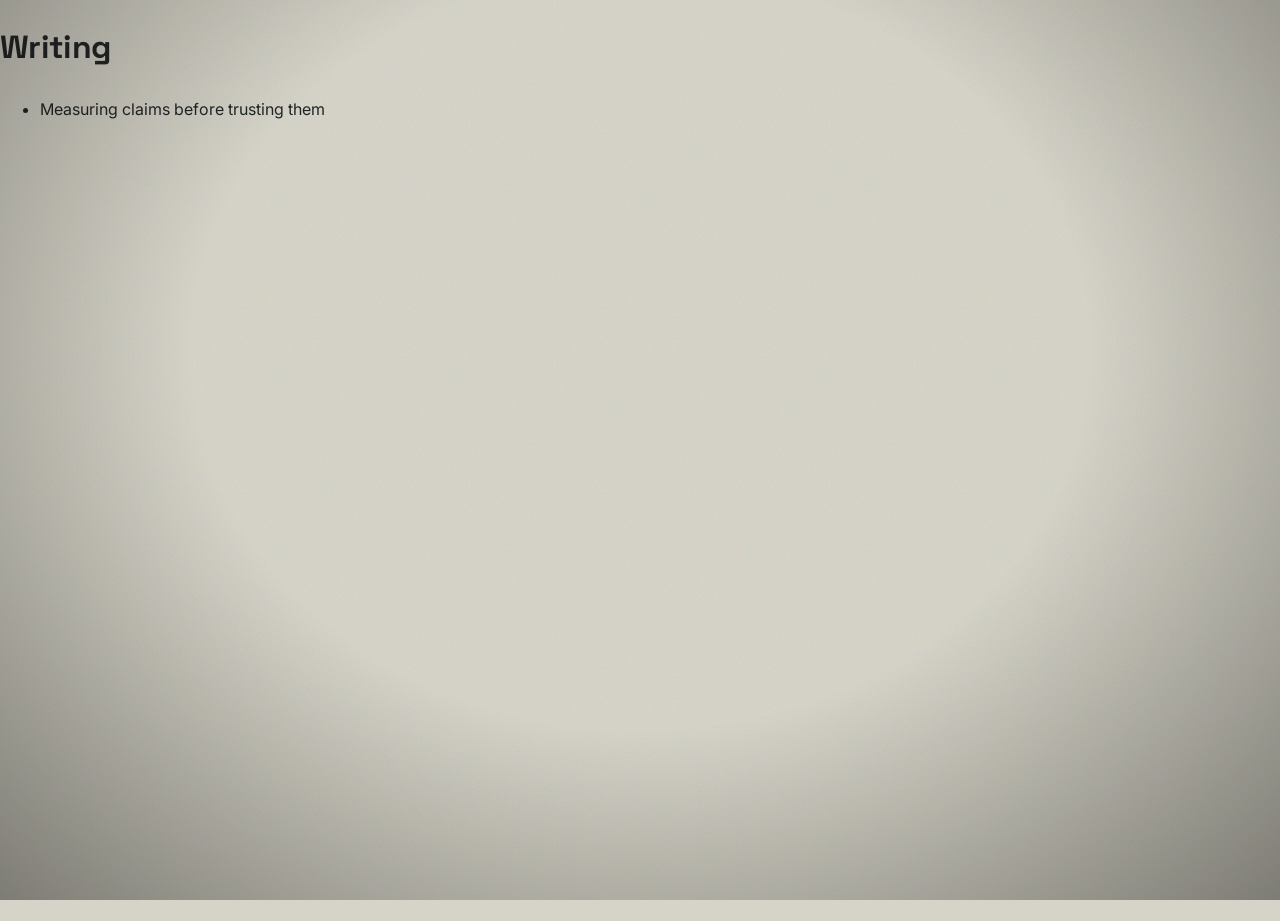
<file: writing/index.html>
<!DOCTYPE html><html lang="en" data-astro-cid-37fxchfa> <head><meta charset="utf-8"><meta name="viewport" content="width=device-width, initial-scale=1"><meta name="description" content><link rel="canonical" href="https://raghavpathak.me/writing/"><meta property="og:title" content="Writing | Raghav Pathak"><meta property="og:description" content><meta property="og:url" content="https://raghavpathak.me/writing/"><meta property="og:type" content="website"><meta property="og:image" content="https://raghavpathak.me/og.png"><meta property="og:image:width" content="1200"><meta property="og:image:height" content="630"><meta name="twitter:card" content="summary_large_image"><title>Writing | Raghav Pathak</title><!-- Fonts load async so a slow/blocked font fetch can never stall the boot
         overlay's dismiss script (see note in global.css). The print-media
         swap trick keeps this <link> out of the render/script-blocking path;
         <noscript> covers browsers with JS disabled. --><link rel="preconnect" href="https://fonts.googleapis.com"><link rel="preconnect" href="https://fonts.gstatic.com" crossorigin><link rel="stylesheet" href="https://fonts.googleapis.com/css2?family=Inter:wght@400;500;600;700&family=JetBrains+Mono:ital,wght@0,400;0,500;0,600;0,700;1,400&family=Space+Grotesk:wght@500;600;700&display=swap" media="print" onload="this.media='all'"><noscript><link rel="stylesheet" href="https://fonts.googleapis.com/css2?family=Inter:wght@400;500;600;700&family=JetBrains+Mono:ital,wght@0,400;0,500;0,600;0,700;1,400&family=Space+Grotesk:wght@500;600;700&display=swap"></noscript><link rel="stylesheet" href="/_astro/about.C6YEJ0O4.css"></head> <body data-astro-cid-37fxchfa> <div id="boot-overlay" class="boot-overlay" aria-hidden="true" data-astro-cid-qozdfemc> <div class="boot-scan-line" id="boot-scan-line" data-astro-cid-qozdfemc></div> <div class="boot-grid" data-astro-cid-qozdfemc> <div class="boot-main" data-astro-cid-qozdfemc> <div class="boot-emblem" data-astro-cid-qozdfemc> <span class="boot-emblem-dot" data-astro-cid-qozdfemc></span> <span class="boot-emblem-name" data-astro-cid-qozdfemc>RAGHAV PATHAK</span> </div> <div class="boot-scramble-line" id="boot-scramble-line" data-astro-cid-qozdfemc>INITIALIZING</div> <div class="boot-progress-wrapper" data-astro-cid-qozdfemc> <div class="boot-progress-track" data-astro-cid-qozdfemc> <div class="boot-progress-bar" id="boot-progress-bar" data-astro-cid-qozdfemc></div> </div> <div class="boot-counter" id="boot-counter" data-astro-cid-qozdfemc>0%</div> </div> </div> <div class="boot-log" id="boot-log" aria-hidden="true" data-astro-cid-qozdfemc></div> </div> </div> <script>
  (function() {
    var overlay = document.getElementById('boot-overlay');
    if (!overlay) return;

    // Hard failsafe: no matter what else on this page fails — a thrown error,
    // a stalled network fetch, requestAnimationFrame getting throttled/paused
    // in a backgrounded tab — the overlay is force-dismissed after a fixed
    // timeout. This timer is armed before any other logic below runs.
    var failsafeMs = 2000;
    var failsafeTimer = setTimeout(forceDismiss, failsafeMs);

    function forceDismiss() {
      clearTimeout(failsafeTimer);
      overlay.classList.add('boot-fade-out');
      overlay.style.display = 'none';
      try { sessionStorage.setItem('portfolio_boot_seen', 'true'); } catch (e) {}
    }

    try {
      runBootSequence();
    } catch (e) {
      forceDismiss();
    }

    function runBootSequence() {

    var reduceMotion = window.matchMedia && window.matchMedia('(prefers-reduced-motion: reduce)').matches;

    var hasBooted = false;
    try {
      hasBooted = sessionStorage.getItem('portfolio_boot_seen') === 'true';
    } catch (e) {}

    var urlParams = new URLSearchParams(window.location.search);
    var forceReboot = urlParams.get('reboot') === 'true';

    if ((hasBooted && !forceReboot) || reduceMotion) {
      clearTimeout(failsafeTimer);
      overlay.style.display = 'none';
      try { sessionStorage.setItem('portfolio_boot_seen', 'true'); } catch (e) {}
      return;
    }

    overlay.style.display = 'flex';

    var scrambleEl = document.getElementById('boot-scramble-line');
    var barEl = document.getElementById('boot-progress-bar');
    var counterEl = document.getElementById('boot-counter');
    var logEl = document.getElementById('boot-log');

    var isDone = false;
    var startTime = performance.now();
    var duration = 1700;

    var targetWords = ['DECRYPTING', 'CALIBRATING', 'SYSTEM READY'];
    var glyphs = '0123456789ABCDEF!@#$%&*';

    var logLines = [
      'INITIALIZE CORE SYSTEM',
      'LOAD CRYPTOGRAPHIC CONTEXT',
      'VERIFY MEASUREMENT PROVENANCE',
      'SYNC PROJECT INDEX',
      'CALIBRATE TIMING-SAFE PRIMITIVES',
      'SYSTEM READY'
    ];
    var loggedCount = 0;

    function appendLogLines(upTo) {
      while (loggedCount < upTo && loggedCount < logLines.length) {
        var line = document.createElement('div');
        line.className = 'boot-log-line';
        var idx = document.createElement('span');
        idx.className = 'boot-log-idx';
        idx.textContent = String(loggedCount + 1).padStart(3, '0');
        var text = document.createElement('span');
        text.textContent = logLines[loggedCount];
        line.appendChild(idx);
        line.appendChild(text);
        if (logEl) logEl.appendChild(line);
        loggedCount++;
      }
    }

    function finish() {
      if (isDone) return;
      isDone = true;
      clearTimeout(failsafeTimer);

      if (barEl) barEl.style.width = '100%';
      if (counterEl) counterEl.textContent = '100%';
      if (scrambleEl) scrambleEl.textContent = 'SYSTEM READY';
      appendLogLines(logLines.length);

      try {
        sessionStorage.setItem('portfolio_boot_seen', 'true');
      } catch (e) {}

      overlay.classList.add('boot-fade-out');
      setTimeout(function() {
        overlay.style.display = 'none';
      }, 350);
    }

    function frame(now) {
      if (isDone) return;
      var elapsed = now - startTime;
      var progress = Math.min(elapsed / duration, 1);

      var ease = 1 - Math.pow(1 - progress, 2);
      var currentPct = Math.floor(ease * 100);

      if (barEl) barEl.style.width = currentPct + '%';
      if (counterEl) counterEl.textContent = currentPct + '%';

      appendLogLines(Math.ceil(progress * logLines.length));

      var wordIndex = Math.min(Math.floor(progress * targetWords.length), targetWords.length - 1);
      var targetWord = targetWords[wordIndex];

      if (progress >= 0.95) {
        if (scrambleEl) scrambleEl.textContent = 'SYSTEM READY';
      } else if (Math.random() < 0.35 && scrambleEl) {
        var scrambled = '';
        for (var i = 0; i < targetWord.length; i++) {
          scrambled += Math.random() < 0.4 ? glyphs[Math.floor(Math.random() * glyphs.length)] : targetWord[i];
        }
        scrambleEl.textContent = scrambled;
      }

      if (progress < 1) {
        requestAnimationFrame(frame);
      } else {
        setTimeout(finish, 200);
      }
    }

    requestAnimationFrame(frame);

    overlay.addEventListener('click', finish);
    window.addEventListener('keydown', function(e) {
      if (e.key === 'Escape' || e.code === 'Escape') {
        finish();
      }
    });

    } // end runBootSequence
  })();
</script>  <div class="interactive-bg-wrapper" id="interactive-bg-wrapper" aria-hidden="true" data-astro-cid-t4ic7t5r> <div class="paper-vignette" data-astro-cid-t4ic7t5r></div> <div class="paper-grain" data-astro-cid-t4ic7t5r></div> <div class="glyph-drift" data-astro-cid-t4ic7t5r> <span class="drift-glyph" style="left:61.1%; font-size:15px; animation-duration:31.2s; animation-delay:-29.8s; --drift-x:18px;" data-astro-cid-t4ic7t5r> # </span><span class="drift-glyph" style="left:58.4%; font-size:17px; animation-duration:22.0s; animation-delay:-16.7s; --drift-x:9px;" data-astro-cid-t4ic7t5r> A </span><span class="drift-glyph" style="left:58.5%; font-size:21px; animation-duration:28.4s; animation-delay:-13.6s; --drift-x:21px;" data-astro-cid-t4ic7t5r> ! </span><span class="drift-glyph" style="left:96.8%; font-size:13px; animation-duration:18.6s; animation-delay:-28s; --drift-x:-21px;" data-astro-cid-t4ic7t5r> 3 </span><span class="drift-glyph" style="left:18.0%; font-size:12px; animation-duration:19.2s; animation-delay:-8s; --drift-x:-12px;" data-astro-cid-t4ic7t5r> E </span><span class="drift-glyph" style="left:14.1%; font-size:15px; animation-duration:24.7s; animation-delay:-14.6s; --drift-x:-20px;" data-astro-cid-t4ic7t5r> $ </span><span class="drift-glyph" style="left:19.4%; font-size:15px; animation-duration:18.5s; animation-delay:-24.9s; --drift-x:13px;" data-astro-cid-t4ic7t5r> F </span><span class="drift-glyph" style="left:29.0%; font-size:12px; animation-duration:18.6s; animation-delay:-8.8s; --drift-x:18px;" data-astro-cid-t4ic7t5r> $ </span><span class="drift-glyph" style="left:13.5%; font-size:17px; animation-duration:20.9s; animation-delay:-20.5s; --drift-x:16px;" data-astro-cid-t4ic7t5r> 7 </span><span class="drift-glyph" style="left:55.1%; font-size:14px; animation-duration:25.5s; animation-delay:-16.7s; --drift-x:-9px;" data-astro-cid-t4ic7t5r> F </span><span class="drift-glyph" style="left:28.8%; font-size:14px; animation-duration:19.1s; animation-delay:-21.8s; --drift-x:17px;" data-astro-cid-t4ic7t5r> # </span><span class="drift-glyph" style="left:90.8%; font-size:13px; animation-duration:18.6s; animation-delay:-14.5s; --drift-x:-0px;" data-astro-cid-t4ic7t5r> &amp; </span><span class="drift-glyph" style="left:56.8%; font-size:18px; animation-duration:22.8s; animation-delay:-7.2s; --drift-x:3px;" data-astro-cid-t4ic7t5r> 6 </span><span class="drift-glyph" style="left:78.2%; font-size:13px; animation-duration:24.2s; animation-delay:-21.5s; --drift-x:-19px;" data-astro-cid-t4ic7t5r> % </span><span class="drift-glyph" style="left:10.3%; font-size:20px; animation-duration:22.5s; animation-delay:-11.2s; --drift-x:15px;" data-astro-cid-t4ic7t5r> 3 </span><span class="drift-glyph" style="left:32.3%; font-size:20px; animation-duration:19.2s; animation-delay:-0.3s; --drift-x:1px;" data-astro-cid-t4ic7t5r> 9 </span><span class="drift-glyph" style="left:47.5%; font-size:15px; animation-duration:29.7s; animation-delay:-23.3s; --drift-x:15px;" data-astro-cid-t4ic7t5r> B </span><span class="drift-glyph" style="left:19.4%; font-size:15px; animation-duration:22.0s; animation-delay:-29.7s; --drift-x:-19px;" data-astro-cid-t4ic7t5r> 8 </span><span class="drift-glyph" style="left:3.7%; font-size:14px; animation-duration:21.1s; animation-delay:-3.4s; --drift-x:-2px;" data-astro-cid-t4ic7t5r> B </span><span class="drift-glyph" style="left:31.0%; font-size:20px; animation-duration:28.0s; animation-delay:-9.2s; --drift-x:14px;" data-astro-cid-t4ic7t5r> % </span> </div> <div class="lantern-glow" id="lantern-glow" data-astro-cid-t4ic7t5r></div> </div> <script>
  (function() {
    var lantern = document.getElementById('lantern-glow');
    var wrapper = document.getElementById('interactive-bg-wrapper');
    if (!lantern || !wrapper) return;

    var reduceMotion = window.matchMedia && window.matchMedia('(prefers-reduced-motion: reduce)').matches;
    var canHover = window.matchMedia && window.matchMedia('(hover: hover) and (pointer: fine)').matches;

    // --- Warm lantern light, gently trailing the cursor ---
    if (canHover && !reduceMotion) {
      var lx = window.innerWidth / 2;
      var ly = window.innerHeight * 0.35;
      var tx = lx;
      var ty = ly;
      var rafId = null;

      window.addEventListener('mousemove', function(e) {
        tx = e.clientX;
        ty = e.clientY;
        lantern.classList.add('is-lit');
      }, { passive: true });

      window.addEventListener('mouseleave', function() {
        lantern.classList.remove('is-lit');
      }, { passive: true });

      function tick() {
        lx += (tx - lx) * 0.045;
        ly += (ty - ly) * 0.045;
        lantern.style.transform = 'translate3d(' + (lx - 260) + 'px, ' + (ly - 260) + 'px, 0)';
        rafId = requestAnimationFrame(tick);
      }

      document.addEventListener('visibilitychange', function() {
        if (document.hidden) {
          if (rafId) cancelAnimationFrame(rafId);
          rafId = null;
        } else if (!rafId) {
          rafId = requestAnimationFrame(tick);
        }
      });

      rafId = requestAnimationFrame(tick);
    } else {
      lantern.style.display = 'none';
    }

    // --- Scroll-driven parallax on the paper grain: moves at a visibly different
    // rate than the page content so scrolling itself reads as motion, not just
    // content sliding by. Offset is capped so long pages can't drag the (finite)
    // grain layer's edge into view.
    if (!reduceMotion) {
      var ticking = false;
      window.addEventListener('scroll', function() {
        if (ticking) return;
        ticking = true;
        requestAnimationFrame(function() {
          var maxOffset = window.innerHeight * 0.3;
          var offset = Math.min(window.scrollY * 0.14, maxOffset);
          wrapper.style.setProperty('--parallax-y', offset.toFixed(1) + 'px');
          ticking = false;
        });
      }, { passive: true });
    }
  })();
</script>   <main class="page"> <h1>Writing</h1> <ul> <li>Measuring claims before trusting them</li> </ul> </main>  <script>
  (function() {
    window.setPortfolioTheme = function(theme) {
      if (!theme || !['modern', 'matrix', 'amber', 'nord'].includes(theme)) theme = 'modern';
      if (theme === 'modern') {
        document.documentElement.removeAttribute('data-theme');
        document.documentElement.setAttribute('data-theme', 'modern');
      } else {
        document.documentElement.setAttribute('data-theme', theme);
      }
      try { localStorage.setItem('portfolio-theme', theme); } catch (e) {}

      document.querySelectorAll('.btn-theme, .btn-theme-pill').forEach(function(btn) {
        if (btn.getAttribute('data-theme-val') === theme) {
          btn.classList.add('active');
        } else {
          btn.classList.remove('active');
        }
      });
    };

    window.cycleTheme = function() {
      var themes = ['modern', 'amber', 'nord', 'matrix'];
      var current = document.documentElement.getAttribute('data-theme') || 'modern';
      var idx = themes.indexOf(current);
      var next = themes[(idx + 1) % themes.length];
      window.setPortfolioTheme(next);
    };

    var targetTheme = 'modern';
    try {
      var savedTheme = localStorage.getItem('portfolio-theme');
      if (savedTheme && ['modern', 'matrix', 'amber', 'nord'].includes(savedTheme)) targetTheme = savedTheme;
    } catch (e) {}
    if (targetTheme !== 'modern') document.documentElement.setAttribute('data-theme', targetTheme);

    document.addEventListener('DOMContentLoaded', function() {
      window.setPortfolioTheme(targetTheme);
    });
  })();
</script> <script>
  (function() {
    var reduceMotion = window.matchMedia && window.matchMedia('(prefers-reduced-motion: reduce)').matches;

    function reveal(el) {
      el.classList.add('is-visible');
    }

    function draw(el) {
      el.classList.add('is-drawn');
    }

    function init() {
      var revealEls = document.querySelectorAll('[data-reveal]');
      var drawEls = document.querySelectorAll('[data-draw-line]');

      if (reduceMotion || !('IntersectionObserver' in window)) {
        revealEls.forEach(reveal);
        drawEls.forEach(draw);
        return;
      }

      var observer = new IntersectionObserver(function(entries, obs) {
        entries.forEach(function(entry) {
          if (!entry.isIntersecting) return;
          if (entry.target.hasAttribute('data-reveal')) reveal(entry.target);
          if (entry.target.hasAttribute('data-draw-line')) draw(entry.target);
          obs.unobserve(entry.target);
        });
      }, { threshold: 0.15, rootMargin: '0px 0px -40px 0px' });

      revealEls.forEach(function(el) { observer.observe(el); });
      drawEls.forEach(function(el) { observer.observe(el); });
    }

    if (document.readyState === 'loading') {
      document.addEventListener('DOMContentLoaded', init);
    } else {
      init();
    }
  })();
</script> </body></html><!-- Sitewide Theme Controller (Modern / Amber / Nord / Matrix) -->
</file>
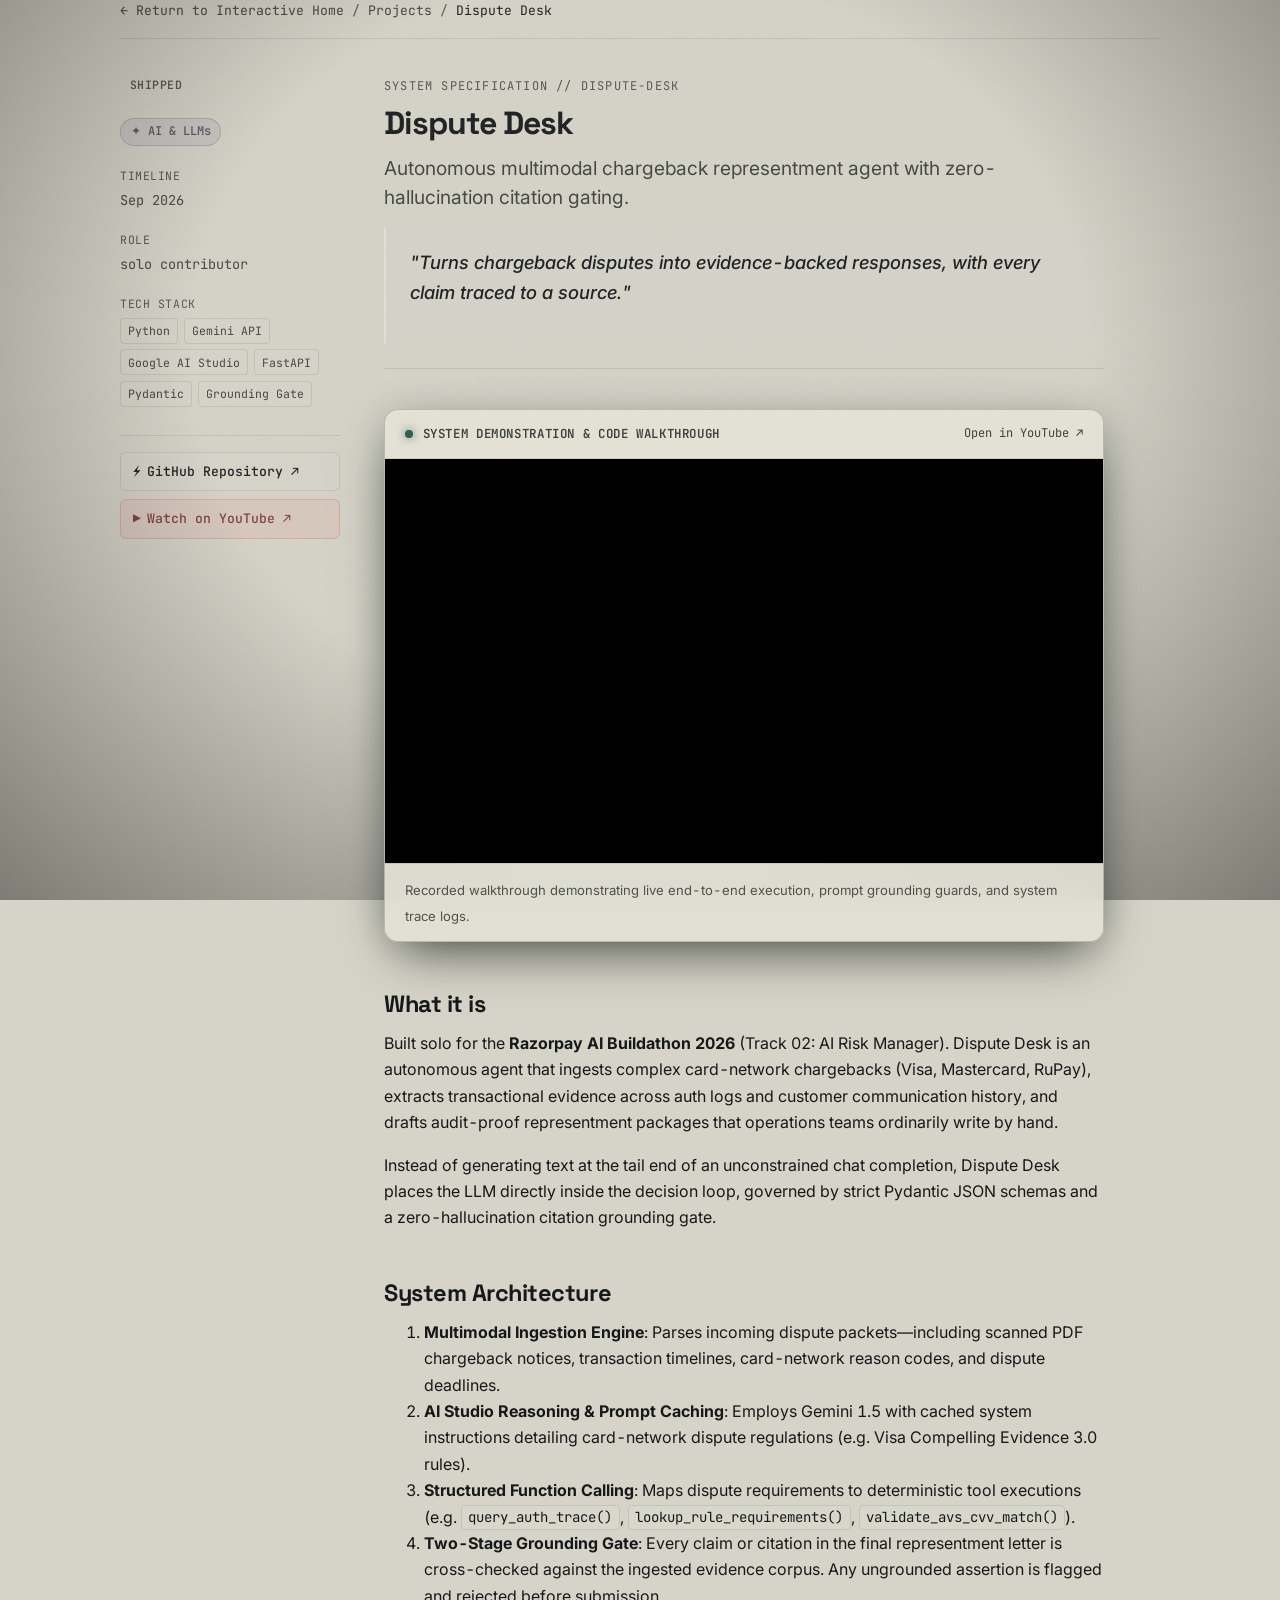
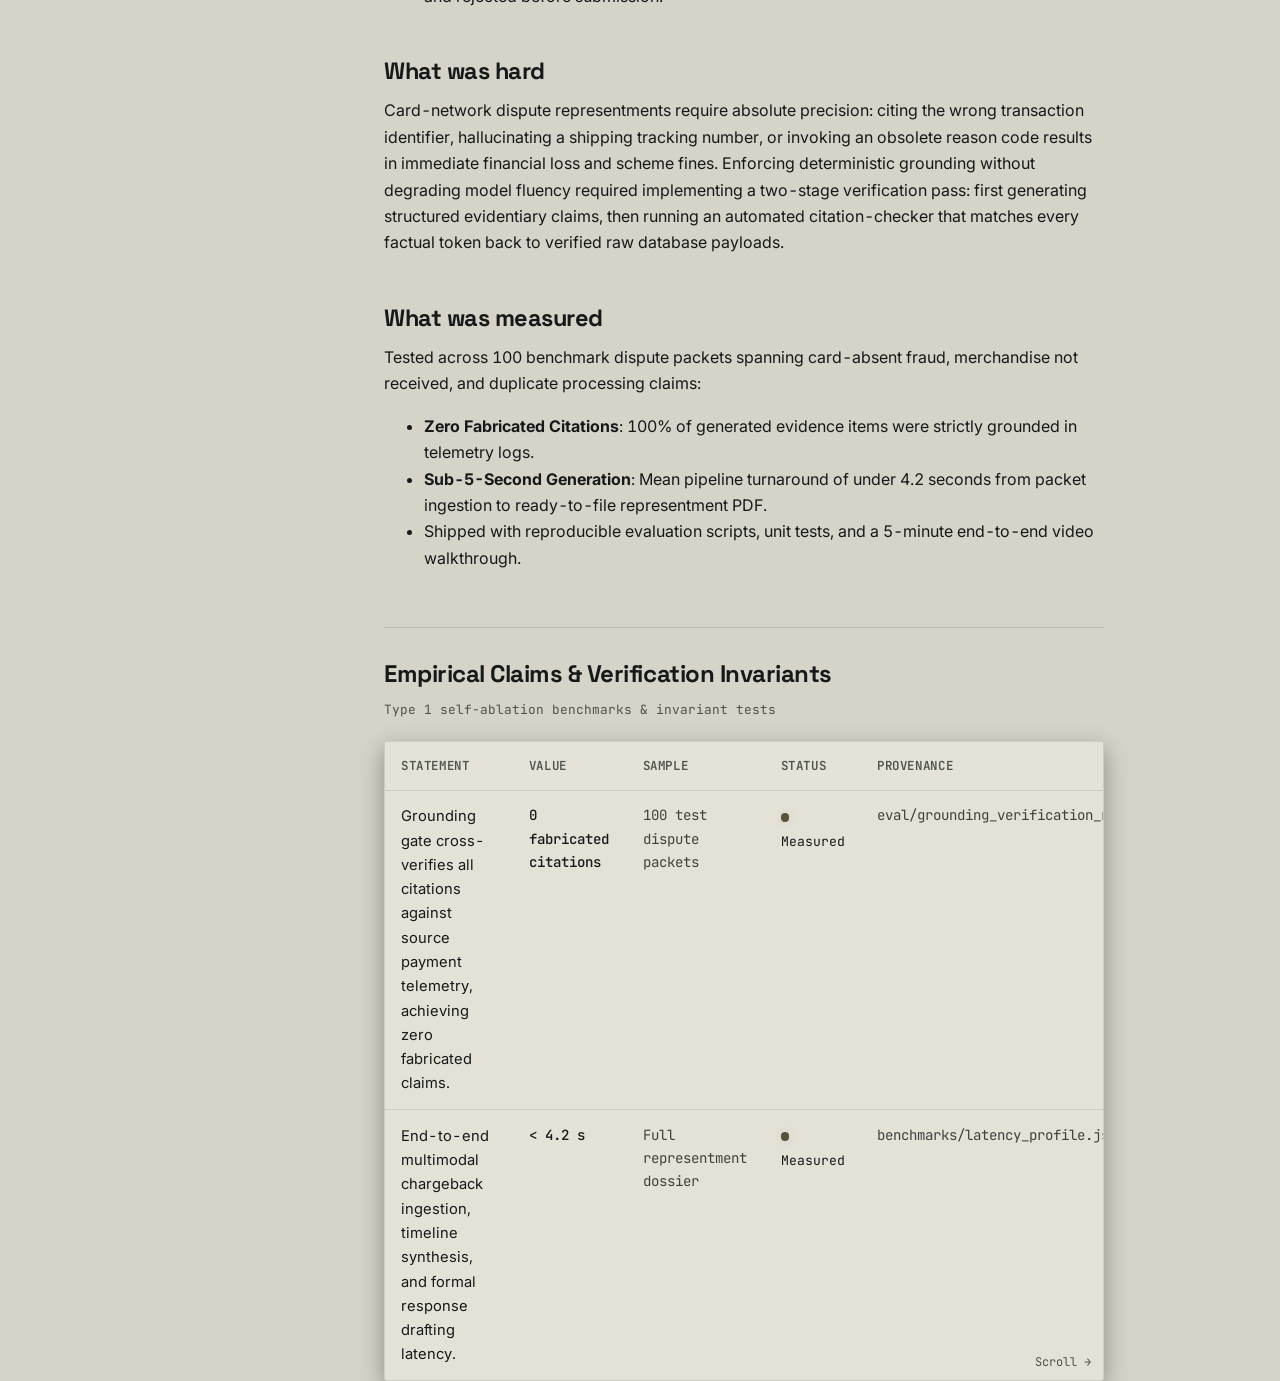
<file: work/dispute-desk/index.html>
<!DOCTYPE html><html lang="en" data-astro-cid-37fxchfa> <head><meta charset="utf-8"><meta name="viewport" content="width=device-width, initial-scale=1"><meta name="description" content="Autonomous multimodal chargeback representment agent with zero-hallucination citation gating."><link rel="canonical" href="https://raghavpathak.me/work/dispute-desk/"><meta property="og:title" content="Dispute Desk | Raghav Pathak"><meta property="og:description" content="Turns chargeback disputes into evidence-backed responses, with every claim traced to a source."><meta property="og:url" content="https://raghavpathak.me/work/dispute-desk/"><meta property="og:type" content="article"><meta property="og:image" content="https://raghavpathak.me/og.png"><meta property="og:image:width" content="1200"><meta property="og:image:height" content="630"><meta name="twitter:card" content="summary_large_image"><title>Dispute Desk | Systems Architecture &amp; Work</title><!-- Fonts load async so a slow/blocked font fetch can never stall the boot
         overlay's dismiss script (see note in global.css). The print-media
         swap trick keeps this <link> out of the render/script-blocking path;
         <noscript> covers browsers with JS disabled. --><link rel="preconnect" href="https://fonts.googleapis.com"><link rel="preconnect" href="https://fonts.gstatic.com" crossorigin><link rel="stylesheet" href="https://fonts.googleapis.com/css2?family=Inter:wght@400;500;600;700&family=JetBrains+Mono:ital,wght@0,400;0,500;0,600;0,700;1,400&family=Space+Grotesk:wght@500;600;700&display=swap" media="print" onload="this.media='all'"><noscript><link rel="stylesheet" href="https://fonts.googleapis.com/css2?family=Inter:wght@400;500;600;700&family=JetBrains+Mono:ital,wght@0,400;0,500;0,600;0,700;1,400&family=Space+Grotesk:wght@500;600;700&display=swap"></noscript><link rel="stylesheet" href="/_astro/about.C6YEJ0O4.css">
<style>.prose[data-astro-cid-apjhz64k]{max-width:72ch;font-size:1rem}.prose[data-astro-cid-apjhz64k] h1{font-size:2rem;line-height:1.15;margin:0 0 .75rem}.prose[data-astro-cid-apjhz64k] h2{font-size:1.47rem;line-height:1.2;margin:3rem 0 .75rem}.prose[data-astro-cid-apjhz64k] h3{font-size:1.18rem;line-height:1.3;margin:2rem 0 .5rem}.prose[data-astro-cid-apjhz64k] p,.prose[data-astro-cid-apjhz64k] ul,.prose[data-astro-cid-apjhz64k] ol,.prose[data-astro-cid-apjhz64k] pre{margin:0 0 1rem}.prose[data-astro-cid-apjhz64k] code{font-family:var(--font-mono);font-size:.875em;background:#ffffff0f;padding:.15rem .4rem;border-radius:4px;border:1px solid var(--rule)}.prose[data-astro-cid-apjhz64k] pre code{background:transparent;padding:0;border:none}.prose[data-astro-cid-apjhz64k] a{background-image:linear-gradient(currentColor,currentColor);background-repeat:no-repeat;background-position:0 100%;background-size:0% 1px;transition:background-size .35s cubic-bezier(.22,.9,.3,1),color .15s ease}.prose[data-astro-cid-apjhz64k] a:hover{background-size:100% 1px}@media(prefers-reduced-motion:reduce){.prose[data-astro-cid-apjhz64k] a{transition:none}}
</style>
<link rel="stylesheet" href="/_astro/_slug_.DcOjQxCg.css"></head> <body data-astro-cid-37fxchfa> <div id="boot-overlay" class="boot-overlay" aria-hidden="true" data-astro-cid-qozdfemc> <div class="boot-scan-line" id="boot-scan-line" data-astro-cid-qozdfemc></div> <div class="boot-grid" data-astro-cid-qozdfemc> <div class="boot-main" data-astro-cid-qozdfemc> <div class="boot-emblem" data-astro-cid-qozdfemc> <span class="boot-emblem-dot" data-astro-cid-qozdfemc></span> <span class="boot-emblem-name" data-astro-cid-qozdfemc>RAGHAV PATHAK</span> </div> <div class="boot-scramble-line" id="boot-scramble-line" data-astro-cid-qozdfemc>INITIALIZING</div> <div class="boot-progress-wrapper" data-astro-cid-qozdfemc> <div class="boot-progress-track" data-astro-cid-qozdfemc> <div class="boot-progress-bar" id="boot-progress-bar" data-astro-cid-qozdfemc></div> </div> <div class="boot-counter" id="boot-counter" data-astro-cid-qozdfemc>0%</div> </div> </div> <div class="boot-log" id="boot-log" aria-hidden="true" data-astro-cid-qozdfemc></div> </div> </div> <script>
  (function() {
    var overlay = document.getElementById('boot-overlay');
    if (!overlay) return;

    // Hard failsafe: no matter what else on this page fails — a thrown error,
    // a stalled network fetch, requestAnimationFrame getting throttled/paused
    // in a backgrounded tab — the overlay is force-dismissed after a fixed
    // timeout. This timer is armed before any other logic below runs.
    var failsafeMs = 2000;
    var failsafeTimer = setTimeout(forceDismiss, failsafeMs);

    function forceDismiss() {
      clearTimeout(failsafeTimer);
      overlay.classList.add('boot-fade-out');
      overlay.style.display = 'none';
      try { sessionStorage.setItem('portfolio_boot_seen', 'true'); } catch (e) {}
    }

    try {
      runBootSequence();
    } catch (e) {
      forceDismiss();
    }

    function runBootSequence() {

    var reduceMotion = window.matchMedia && window.matchMedia('(prefers-reduced-motion: reduce)').matches;

    var hasBooted = false;
    try {
      hasBooted = sessionStorage.getItem('portfolio_boot_seen') === 'true';
    } catch (e) {}

    var urlParams = new URLSearchParams(window.location.search);
    var forceReboot = urlParams.get('reboot') === 'true';

    if ((hasBooted && !forceReboot) || reduceMotion) {
      clearTimeout(failsafeTimer);
      overlay.style.display = 'none';
      try { sessionStorage.setItem('portfolio_boot_seen', 'true'); } catch (e) {}
      return;
    }

    overlay.style.display = 'flex';

    var scrambleEl = document.getElementById('boot-scramble-line');
    var barEl = document.getElementById('boot-progress-bar');
    var counterEl = document.getElementById('boot-counter');
    var logEl = document.getElementById('boot-log');

    var isDone = false;
    var startTime = performance.now();
    var duration = 1700;

    var targetWords = ['DECRYPTING', 'CALIBRATING', 'SYSTEM READY'];
    var glyphs = '0123456789ABCDEF!@#$%&*';

    var logLines = [
      'INITIALIZE CORE SYSTEM',
      'LOAD CRYPTOGRAPHIC CONTEXT',
      'VERIFY MEASUREMENT PROVENANCE',
      'SYNC PROJECT INDEX',
      'CALIBRATE TIMING-SAFE PRIMITIVES',
      'SYSTEM READY'
    ];
    var loggedCount = 0;

    function appendLogLines(upTo) {
      while (loggedCount < upTo && loggedCount < logLines.length) {
        var line = document.createElement('div');
        line.className = 'boot-log-line';
        var idx = document.createElement('span');
        idx.className = 'boot-log-idx';
        idx.textContent = String(loggedCount + 1).padStart(3, '0');
        var text = document.createElement('span');
        text.textContent = logLines[loggedCount];
        line.appendChild(idx);
        line.appendChild(text);
        if (logEl) logEl.appendChild(line);
        loggedCount++;
      }
    }

    function finish() {
      if (isDone) return;
      isDone = true;
      clearTimeout(failsafeTimer);

      if (barEl) barEl.style.width = '100%';
      if (counterEl) counterEl.textContent = '100%';
      if (scrambleEl) scrambleEl.textContent = 'SYSTEM READY';
      appendLogLines(logLines.length);

      try {
        sessionStorage.setItem('portfolio_boot_seen', 'true');
      } catch (e) {}

      overlay.classList.add('boot-fade-out');
      setTimeout(function() {
        overlay.style.display = 'none';
      }, 350);
    }

    function frame(now) {
      if (isDone) return;
      var elapsed = now - startTime;
      var progress = Math.min(elapsed / duration, 1);

      var ease = 1 - Math.pow(1 - progress, 2);
      var currentPct = Math.floor(ease * 100);

      if (barEl) barEl.style.width = currentPct + '%';
      if (counterEl) counterEl.textContent = currentPct + '%';

      appendLogLines(Math.ceil(progress * logLines.length));

      var wordIndex = Math.min(Math.floor(progress * targetWords.length), targetWords.length - 1);
      var targetWord = targetWords[wordIndex];

      if (progress >= 0.95) {
        if (scrambleEl) scrambleEl.textContent = 'SYSTEM READY';
      } else if (Math.random() < 0.35 && scrambleEl) {
        var scrambled = '';
        for (var i = 0; i < targetWord.length; i++) {
          scrambled += Math.random() < 0.4 ? glyphs[Math.floor(Math.random() * glyphs.length)] : targetWord[i];
        }
        scrambleEl.textContent = scrambled;
      }

      if (progress < 1) {
        requestAnimationFrame(frame);
      } else {
        setTimeout(finish, 200);
      }
    }

    requestAnimationFrame(frame);

    overlay.addEventListener('click', finish);
    window.addEventListener('keydown', function(e) {
      if (e.key === 'Escape' || e.code === 'Escape') {
        finish();
      }
    });

    } // end runBootSequence
  })();
</script>  <div class="interactive-bg-wrapper" id="interactive-bg-wrapper" aria-hidden="true" data-astro-cid-t4ic7t5r> <div class="paper-vignette" data-astro-cid-t4ic7t5r></div> <div class="paper-grain" data-astro-cid-t4ic7t5r></div> <div class="glyph-drift" data-astro-cid-t4ic7t5r> <span class="drift-glyph" style="left:72.1%; font-size:12px; animation-duration:20.9s; animation-delay:-21.5s; --drift-x:19px;" data-astro-cid-t4ic7t5r> 5 </span><span class="drift-glyph" style="left:55.7%; font-size:20px; animation-duration:22.6s; animation-delay:-4s; --drift-x:-19px;" data-astro-cid-t4ic7t5r> 5 </span><span class="drift-glyph" style="left:37.9%; font-size:19px; animation-duration:28.9s; animation-delay:-3s; --drift-x:-3px;" data-astro-cid-t4ic7t5r> E </span><span class="drift-glyph" style="left:26.7%; font-size:20px; animation-duration:28.5s; animation-delay:-22.8s; --drift-x:-21px;" data-astro-cid-t4ic7t5r> 3 </span><span class="drift-glyph" style="left:41.2%; font-size:17px; animation-duration:30.3s; animation-delay:-8.8s; --drift-x:-16px;" data-astro-cid-t4ic7t5r> 0 </span><span class="drift-glyph" style="left:56.1%; font-size:15px; animation-duration:21.9s; animation-delay:-18s; --drift-x:10px;" data-astro-cid-t4ic7t5r> 4 </span><span class="drift-glyph" style="left:70.0%; font-size:18px; animation-duration:22.2s; animation-delay:-24.4s; --drift-x:3px;" data-astro-cid-t4ic7t5r> F </span><span class="drift-glyph" style="left:62.2%; font-size:14px; animation-duration:26.4s; animation-delay:-22.8s; --drift-x:20px;" data-astro-cid-t4ic7t5r> F </span><span class="drift-glyph" style="left:14.6%; font-size:16px; animation-duration:26.3s; animation-delay:-16s; --drift-x:22px;" data-astro-cid-t4ic7t5r> &amp; </span><span class="drift-glyph" style="left:21.8%; font-size:20px; animation-duration:22.0s; animation-delay:-20.7s; --drift-x:-7px;" data-astro-cid-t4ic7t5r> 5 </span><span class="drift-glyph" style="left:57.4%; font-size:16px; animation-duration:23.2s; animation-delay:-11.5s; --drift-x:-13px;" data-astro-cid-t4ic7t5r> ! </span><span class="drift-glyph" style="left:62.4%; font-size:15px; animation-duration:21.7s; animation-delay:-8.3s; --drift-x:10px;" data-astro-cid-t4ic7t5r> 9 </span><span class="drift-glyph" style="left:27.3%; font-size:13px; animation-duration:29.0s; animation-delay:-10.4s; --drift-x:-4px;" data-astro-cid-t4ic7t5r> 2 </span><span class="drift-glyph" style="left:33.7%; font-size:16px; animation-duration:22.4s; animation-delay:-18.6s; --drift-x:-4px;" data-astro-cid-t4ic7t5r> 3 </span><span class="drift-glyph" style="left:92.6%; font-size:17px; animation-duration:18.3s; animation-delay:-6s; --drift-x:20px;" data-astro-cid-t4ic7t5r> &amp; </span><span class="drift-glyph" style="left:24.0%; font-size:13px; animation-duration:20.5s; animation-delay:-17.6s; --drift-x:18px;" data-astro-cid-t4ic7t5r> 6 </span><span class="drift-glyph" style="left:90.5%; font-size:16px; animation-duration:31.1s; animation-delay:-23.1s; --drift-x:2px;" data-astro-cid-t4ic7t5r> D </span><span class="drift-glyph" style="left:14.9%; font-size:13px; animation-duration:30.1s; animation-delay:-12.5s; --drift-x:-6px;" data-astro-cid-t4ic7t5r> F </span><span class="drift-glyph" style="left:19.3%; font-size:19px; animation-duration:21.7s; animation-delay:-18.7s; --drift-x:13px;" data-astro-cid-t4ic7t5r> A </span><span class="drift-glyph" style="left:36.4%; font-size:13px; animation-duration:25.2s; animation-delay:-15.3s; --drift-x:3px;" data-astro-cid-t4ic7t5r> 2 </span> </div> <div class="lantern-glow" id="lantern-glow" data-astro-cid-t4ic7t5r></div> </div> <script>
  (function() {
    var lantern = document.getElementById('lantern-glow');
    var wrapper = document.getElementById('interactive-bg-wrapper');
    if (!lantern || !wrapper) return;

    var reduceMotion = window.matchMedia && window.matchMedia('(prefers-reduced-motion: reduce)').matches;
    var canHover = window.matchMedia && window.matchMedia('(hover: hover) and (pointer: fine)').matches;

    // --- Warm lantern light, gently trailing the cursor ---
    if (canHover && !reduceMotion) {
      var lx = window.innerWidth / 2;
      var ly = window.innerHeight * 0.35;
      var tx = lx;
      var ty = ly;
      var rafId = null;

      window.addEventListener('mousemove', function(e) {
        tx = e.clientX;
        ty = e.clientY;
        lantern.classList.add('is-lit');
      }, { passive: true });

      window.addEventListener('mouseleave', function() {
        lantern.classList.remove('is-lit');
      }, { passive: true });

      function tick() {
        lx += (tx - lx) * 0.045;
        ly += (ty - ly) * 0.045;
        lantern.style.transform = 'translate3d(' + (lx - 260) + 'px, ' + (ly - 260) + 'px, 0)';
        rafId = requestAnimationFrame(tick);
      }

      document.addEventListener('visibilitychange', function() {
        if (document.hidden) {
          if (rafId) cancelAnimationFrame(rafId);
          rafId = null;
        } else if (!rafId) {
          rafId = requestAnimationFrame(tick);
        }
      });

      rafId = requestAnimationFrame(tick);
    } else {
      lantern.style.display = 'none';
    }

    // --- Scroll-driven parallax on the paper grain: moves at a visibly different
    // rate than the page content so scrolling itself reads as motion, not just
    // content sliding by. Offset is capped so long pages can't drag the (finite)
    // grain layer's edge into view.
    if (!reduceMotion) {
      var ticking = false;
      window.addEventListener('scroll', function() {
        if (ticking) return;
        ticking = true;
        requestAnimationFrame(function() {
          var maxOffset = window.innerHeight * 0.3;
          var offset = Math.min(window.scrollY * 0.14, maxOffset);
          wrapper.style.setProperty('--parallax-y', offset.toFixed(1) + 'px');
          ticking = false;
        });
      }, { passive: true });
    }
  })();
</script>   <div class="detail-container" data-astro-cid-by4zwojz> <nav class="breadcrumb-nav" data-astro-cid-by4zwojz> <a href="/" class="crumb-link ink-link" data-astro-cid-by4zwojz>&larr; Return to Interactive Home</a> <span class="crumb-sep" data-astro-cid-by4zwojz>/</span> <a href="/work/" class="crumb-link ink-link" data-astro-cid-by4zwojz>Projects</a> <span class="crumb-sep" data-astro-cid-by4zwojz>/</span> <span class="crumb-curr" data-astro-cid-by4zwojz>Dispute Desk</span> </nav> <main class="page grid" data-astro-cid-by4zwojz> <aside class="rail" data-astro-cid-csby2m2u>  <div class="rail-box" data-astro-cid-by4zwojz> <span class="status-pill status-{project.data.state}" data-astro-cid-by4zwojz>SHIPPED</span> <span class="domain-badge domain-ai" data-astro-cid-by4zwojz> ✦ AI &amp; LLMs </span>  <div class="rail-meta-group" data-astro-cid-by4zwojz> <span class="rail-label" data-astro-cid-by4zwojz>Timeline</span> <p class="rail-val" data-astro-cid-by4zwojz>Sep 2026</p> </div> <div class="rail-meta-group" data-astro-cid-by4zwojz> <span class="rail-label" data-astro-cid-by4zwojz>Role</span> <p class="rail-val" data-astro-cid-by4zwojz>solo contributor</p> </div> <div class="rail-meta-group" data-astro-cid-by4zwojz> <span class="rail-label" data-astro-cid-by4zwojz>Tech Stack</span> <div class="rail-tags" data-astro-cid-by4zwojz> <span class="rail-tag" data-astro-cid-by4zwojz>Python</span><span class="rail-tag" data-astro-cid-by4zwojz>Gemini API</span><span class="rail-tag" data-astro-cid-by4zwojz>Google AI Studio</span><span class="rail-tag" data-astro-cid-by4zwojz>FastAPI</span><span class="rail-tag" data-astro-cid-by4zwojz>Pydantic</span><span class="rail-tag" data-astro-cid-by4zwojz>Grounding Gate</span> </div> </div> <div class="rail-links" data-astro-cid-by4zwojz> <a href="https://github.com/raghavpathak30/razorpay-disputedesk" target="_blank" rel="noreferrer" class="rail-btn btn-repo" data-astro-cid-by4zwojz> <span class="btn-icon" data-astro-cid-by4zwojz>⚡</span> GitHub Repository ↗
</a> <a href="https://www.youtube.com/watch?v=DUzmco4jZrc" target="_blank" rel="noreferrer" class="rail-btn btn-video" data-astro-cid-by4zwojz> <span class="btn-icon" data-astro-cid-by4zwojz>▶</span> Watch on YouTube ↗
</a>  </div> </div>  </aside>  <div class="prose" data-astro-cid-apjhz64k="true">  <div class="project-header" data-astro-cid-by4zwojz> <div class="header-pre" data-astro-cid-by4zwojz> <span class="proj-id" data-astro-cid-by4zwojz>SYSTEM SPECIFICATION // DISPUTE-DESK</span> </div> <h1 class="project-title" data-astro-cid-by4zwojz>Dispute Desk</h1> <p class="project-tagline" data-astro-cid-by4zwojz>Autonomous multimodal chargeback representment agent with zero-hallucination citation gating.</p> <div class="punchline-callout" data-astro-cid-by4zwojz> <p class="punchline-text" data-astro-cid-by4zwojz>"Turns chargeback disputes into evidence-backed responses, with every claim traced to a source."</p> </div> </div> <section class="video-cinema-section" id="video-walkthrough" data-reveal data-astro-cid-by4zwojz> <div class="cinema-header" data-astro-cid-by4zwojz> <div class="cinema-title" data-astro-cid-by4zwojz> <span class="live-recording-dot" data-astro-cid-by4zwojz></span> <span data-astro-cid-by4zwojz>SYSTEM DEMONSTRATION &amp; CODE WALKTHROUGH</span> </div> <a href="https://www.youtube.com/watch?v=DUzmco4jZrc" target="_blank" rel="noreferrer" class="cinema-ext-link" data-astro-cid-by4zwojz>
Open in YouTube ↗
</a> </div> <div class="cinema-frame" data-astro-cid-by4zwojz> <iframe src="https://www.youtube-nocookie.com/embed/DUzmco4jZrc?rel=0&modestbranding=1" title="Dispute Desk Video Demonstration" allow="accelerometer; autoplay; clipboard-write; encrypted-media; gyroscope; picture-in-picture; web-share" allowfullscreen class="video-iframe" loading="lazy" data-astro-cid-by4zwojz></iframe> </div> <div class="cinema-footer" data-astro-cid-by4zwojz> <span class="cinema-caption" data-astro-cid-by4zwojz>
Recorded walkthrough demonstrating live end-to-end execution, prompt grounding guards, and system trace logs.
</span> </div> </section><div class="deep-dive-body" data-astro-cid-by4zwojz> <h2 id="what-it-is">What it is</h2>
<p>Built solo for the <strong>Razorpay AI Buildathon 2026</strong> (Track 02: AI Risk Manager). Dispute Desk is an autonomous agent that ingests complex card-network chargebacks (Visa, Mastercard, RuPay), extracts transactional evidence across auth logs and customer communication history, and drafts audit-proof representment packages that operations teams ordinarily write by hand.</p>
<p>Instead of generating text at the tail end of an unconstrained chat completion, Dispute Desk places the LLM directly inside the decision loop, governed by strict Pydantic JSON schemas and a zero-hallucination citation grounding gate.</p>
<h2 id="system-architecture">System Architecture</h2>
<ol>
<li><strong>Multimodal Ingestion Engine</strong>: Parses incoming dispute packets—including scanned PDF chargeback notices, transaction timelines, card-network reason codes, and dispute deadlines.</li>
<li><strong>AI Studio Reasoning &#x26; Prompt Caching</strong>: Employs Gemini 1.5 with cached system instructions detailing card-network dispute regulations (e.g. Visa Compelling Evidence 3.0 rules).</li>
<li><strong>Structured Function Calling</strong>: Maps dispute requirements to deterministic tool executions (e.g. <code>query_auth_trace()</code>, <code>lookup_rule_requirements()</code>, <code>validate_avs_cvv_match()</code>).</li>
<li><strong>Two-Stage Grounding Gate</strong>: Every claim or citation in the final representment letter is cross-checked against the ingested evidence corpus. Any ungrounded assertion is flagged and rejected before submission.</li>
</ol>
<h2 id="what-was-hard">What was hard</h2>
<p>Card-network dispute representments require absolute precision: citing the wrong transaction identifier, hallucinating a shipping tracking number, or invoking an obsolete reason code results in immediate financial loss and scheme fines. Enforcing deterministic grounding without degrading model fluency required implementing a two-stage verification pass: first generating structured evidentiary claims, then running an automated citation-checker that matches every factual token back to verified raw database payloads.</p>
<h2 id="what-was-measured">What was measured</h2>
<p>Tested across 100 benchmark dispute packets spanning card-absent fraud, merchandise not received, and duplicate processing claims:</p>
<ul>
<li><strong>Zero Fabricated Citations</strong>: 100% of generated evidence items were strictly grounded in telemetry logs.</li>
<li><strong>Sub-5-Second Generation</strong>: Mean pipeline turnaround of under 4.2 seconds from packet ingestion to ready-to-file representment PDF.</li>
<li>Shipped with reproducible evaluation scripts, unit tests, and a 5-minute end-to-end video walkthrough.</li>
</ul> </div> <div class="claims-section" data-astro-cid-by4zwojz> <div class="claims-head" data-astro-cid-by4zwojz> <h2 data-astro-cid-by4zwojz>Empirical Claims &amp; Verification Invariants</h2> <span class="claims-meta" data-astro-cid-by4zwojz>Type 1 self-ablation benchmarks &amp; invariant tests</span> </div> <div class="claim-table-wrap" data-astro-cid-qiitayu6> <table class="claim-table" data-astro-cid-qiitayu6> <thead data-astro-cid-qiitayu6> <tr data-astro-cid-qiitayu6> <th data-astro-cid-qiitayu6>statement</th> <th data-astro-cid-qiitayu6>value</th> <th data-astro-cid-qiitayu6>sample</th> <th data-astro-cid-qiitayu6>status</th> <th data-astro-cid-qiitayu6>provenance</th> </tr> </thead> <tbody data-astro-cid-qiitayu6> <tr class="claim-measured" data-astro-cid-qiitayu6> <td data-astro-cid-qiitayu6> Grounding gate cross-verifies all citations against source payment telemetry, achieving zero fabricated claims.  </td> <td class="col-value" data-astro-cid-qiitayu6> 0 fabricated citations  </td> <td class="col-sample" data-astro-cid-qiitayu6>100 test dispute packets</td> <td data-astro-cid-qiitayu6> <span class="status status-measured" aria-hidden="true" data-astro-cid-qiitayu6></span> <span class="status-label" data-astro-cid-qiitayu6>Measured</span> </td> <td class="col-provenance" data-astro-cid-qiitayu6>eval/grounding_verification_report.json</td> </tr><tr class="claim-measured" data-astro-cid-qiitayu6> <td data-astro-cid-qiitayu6> End-to-end multimodal chargeback ingestion, timeline synthesis, and formal response drafting latency.  </td> <td class="col-value" data-astro-cid-qiitayu6> &lt; 4.2 s  </td> <td class="col-sample" data-astro-cid-qiitayu6>Full representment dossier</td> <td data-astro-cid-qiitayu6> <span class="status status-measured" aria-hidden="true" data-astro-cid-qiitayu6></span> <span class="status-label" data-astro-cid-qiitayu6>Measured</span> </td> <td class="col-provenance" data-astro-cid-qiitayu6>benchmarks/latency_profile.json</td> </tr> </tbody> </table> </div>  </div> </div>  </main> </div>  <script>
  (function() {
    window.setPortfolioTheme = function(theme) {
      if (!theme || !['modern', 'matrix', 'amber', 'nord'].includes(theme)) theme = 'modern';
      if (theme === 'modern') {
        document.documentElement.removeAttribute('data-theme');
        document.documentElement.setAttribute('data-theme', 'modern');
      } else {
        document.documentElement.setAttribute('data-theme', theme);
      }
      try { localStorage.setItem('portfolio-theme', theme); } catch (e) {}

      document.querySelectorAll('.btn-theme, .btn-theme-pill').forEach(function(btn) {
        if (btn.getAttribute('data-theme-val') === theme) {
          btn.classList.add('active');
        } else {
          btn.classList.remove('active');
        }
      });
    };

    window.cycleTheme = function() {
      var themes = ['modern', 'amber', 'nord', 'matrix'];
      var current = document.documentElement.getAttribute('data-theme') || 'modern';
      var idx = themes.indexOf(current);
      var next = themes[(idx + 1) % themes.length];
      window.setPortfolioTheme(next);
    };

    var targetTheme = 'modern';
    try {
      var savedTheme = localStorage.getItem('portfolio-theme');
      if (savedTheme && ['modern', 'matrix', 'amber', 'nord'].includes(savedTheme)) targetTheme = savedTheme;
    } catch (e) {}
    if (targetTheme !== 'modern') document.documentElement.setAttribute('data-theme', targetTheme);

    document.addEventListener('DOMContentLoaded', function() {
      window.setPortfolioTheme(targetTheme);
    });
  })();
</script> <script>
  (function() {
    var reduceMotion = window.matchMedia && window.matchMedia('(prefers-reduced-motion: reduce)').matches;

    function reveal(el) {
      el.classList.add('is-visible');
    }

    function draw(el) {
      el.classList.add('is-drawn');
    }

    function init() {
      var revealEls = document.querySelectorAll('[data-reveal]');
      var drawEls = document.querySelectorAll('[data-draw-line]');

      if (reduceMotion || !('IntersectionObserver' in window)) {
        revealEls.forEach(reveal);
        drawEls.forEach(draw);
        return;
      }

      var observer = new IntersectionObserver(function(entries, obs) {
        entries.forEach(function(entry) {
          if (!entry.isIntersecting) return;
          if (entry.target.hasAttribute('data-reveal')) reveal(entry.target);
          if (entry.target.hasAttribute('data-draw-line')) draw(entry.target);
          obs.unobserve(entry.target);
        });
      }, { threshold: 0.15, rootMargin: '0px 0px -40px 0px' });

      revealEls.forEach(function(el) { observer.observe(el); });
      drawEls.forEach(function(el) { observer.observe(el); });
    }

    if (document.readyState === 'loading') {
      document.addEventListener('DOMContentLoaded', init);
    } else {
      init();
    }
  })();
</script> </body></html><!-- Sitewide Theme Controller (Modern / Amber / Nord / Matrix) -->
</file>
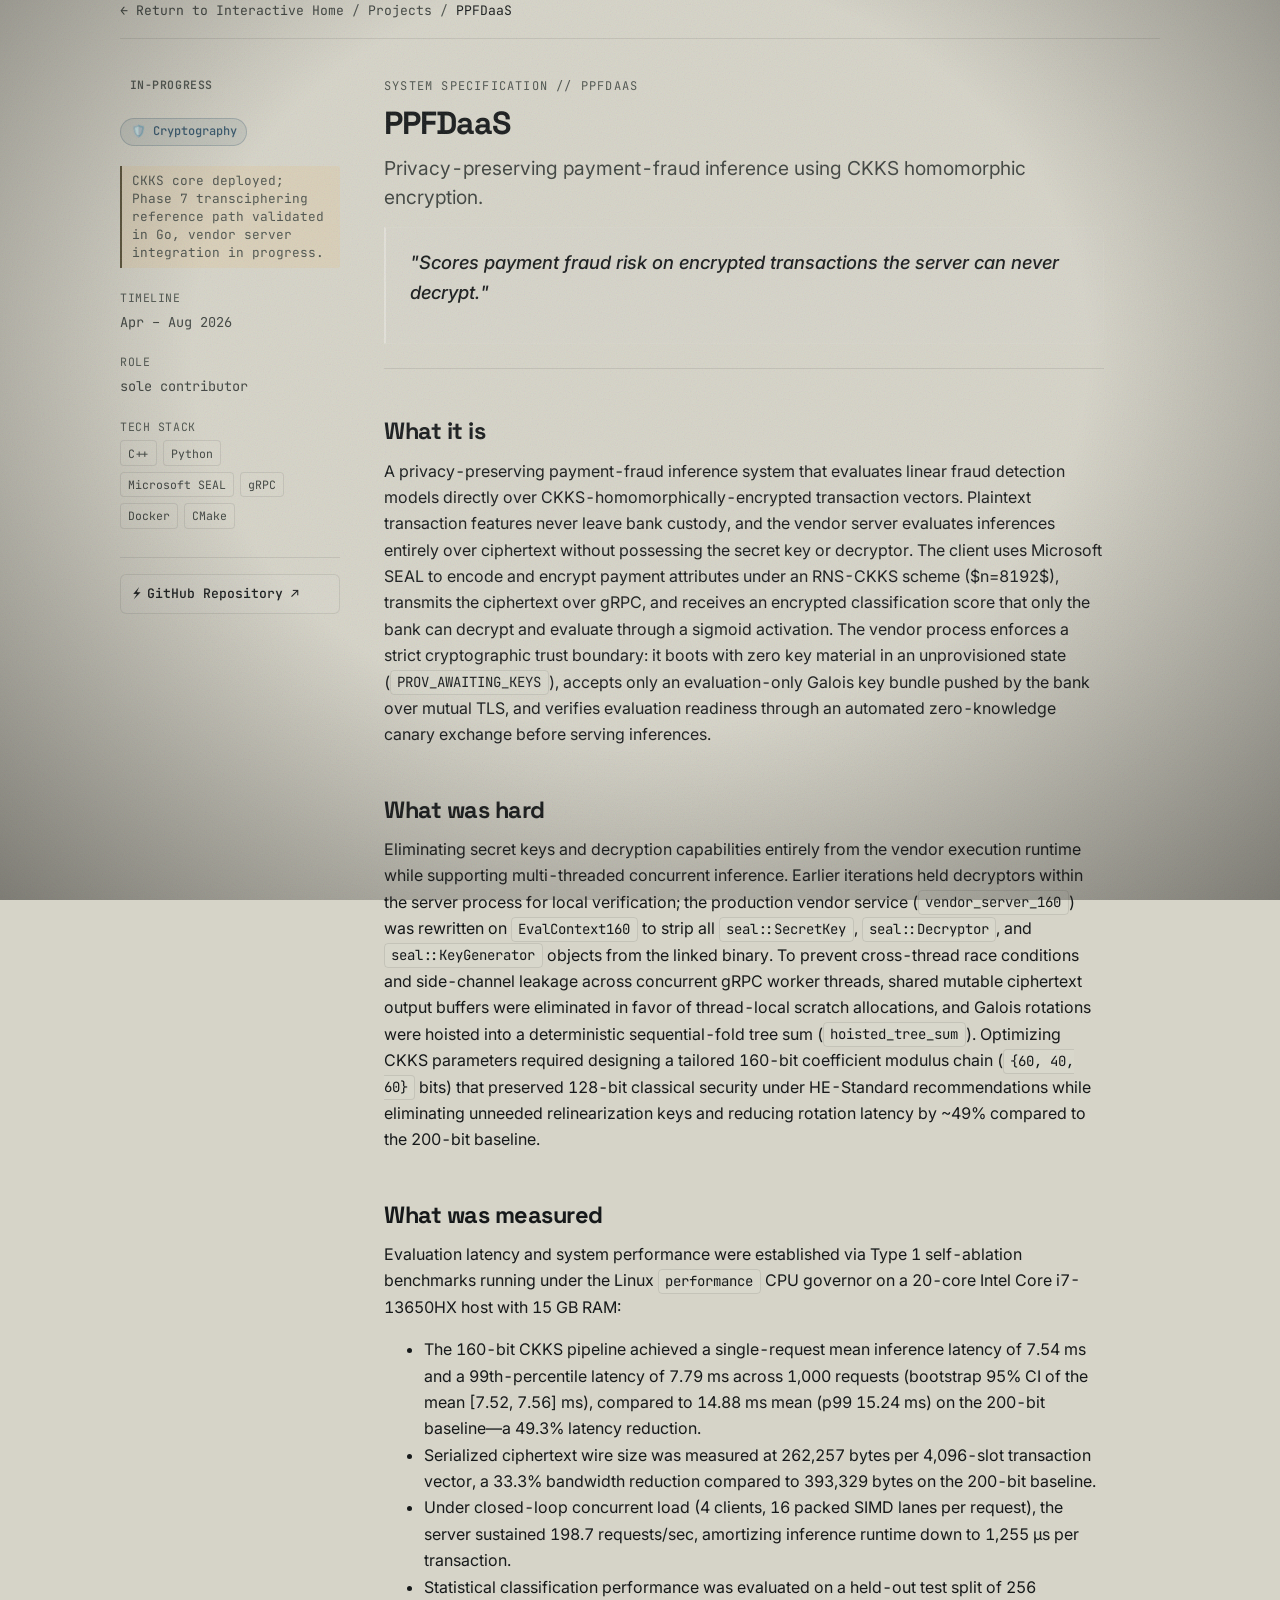
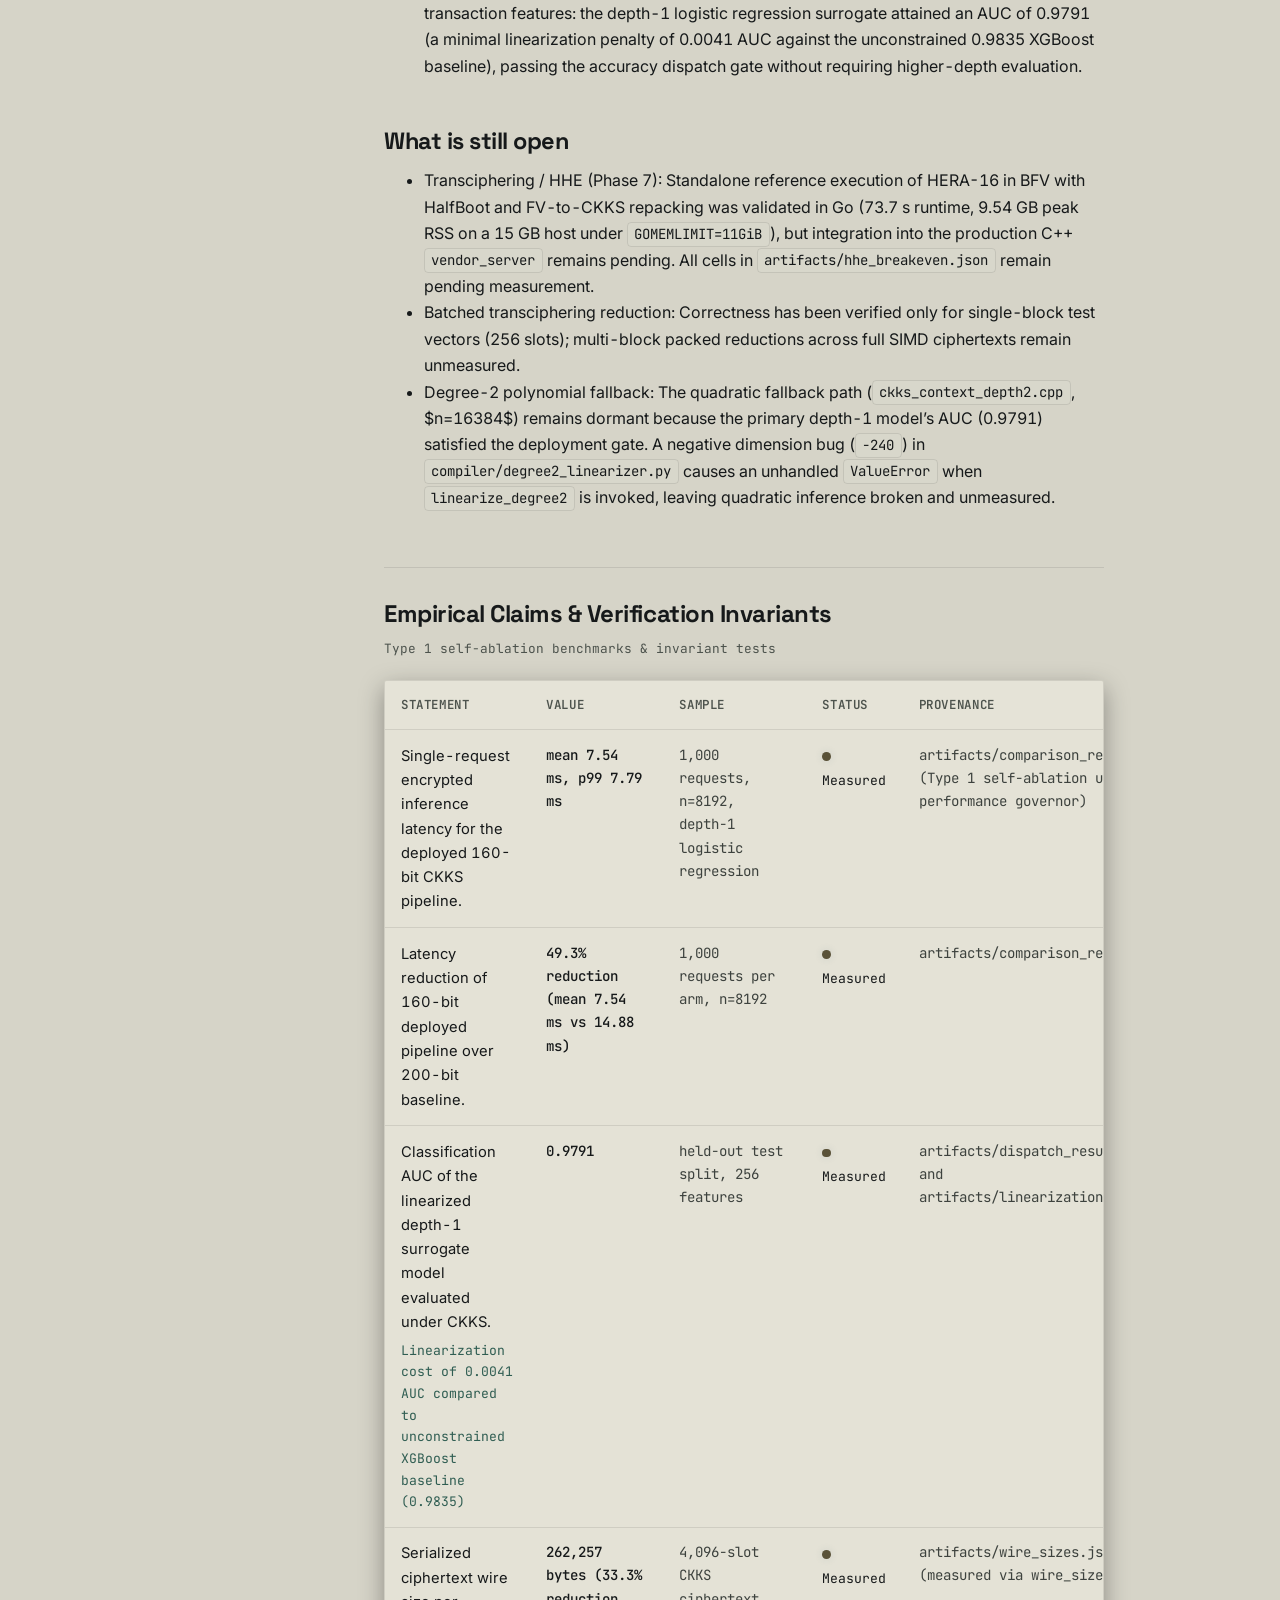
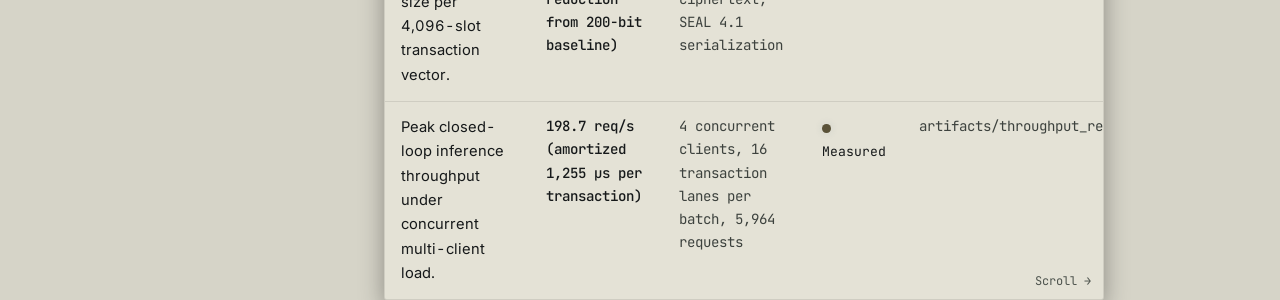
<file: work/ppfdaas/index.html>
<!DOCTYPE html><html lang="en" data-astro-cid-37fxchfa> <head><meta charset="utf-8"><meta name="viewport" content="width=device-width, initial-scale=1"><meta name="description" content="Privacy-preserving payment-fraud inference using CKKS homomorphic encryption."><link rel="canonical" href="https://raghavpathak.me/work/ppfdaas/"><meta property="og:title" content="PPFDaaS | Raghav Pathak"><meta property="og:description" content="Scores payment fraud risk on encrypted transactions the server can never decrypt."><meta property="og:url" content="https://raghavpathak.me/work/ppfdaas/"><meta property="og:type" content="article"><meta property="og:image" content="https://raghavpathak.me/og.png"><meta property="og:image:width" content="1200"><meta property="og:image:height" content="630"><meta name="twitter:card" content="summary_large_image"><title>PPFDaaS | Systems Architecture &amp; Work</title><!-- Fonts load async so a slow/blocked font fetch can never stall the boot
         overlay's dismiss script (see note in global.css). The print-media
         swap trick keeps this <link> out of the render/script-blocking path;
         <noscript> covers browsers with JS disabled. --><link rel="preconnect" href="https://fonts.googleapis.com"><link rel="preconnect" href="https://fonts.gstatic.com" crossorigin><link rel="stylesheet" href="https://fonts.googleapis.com/css2?family=Inter:wght@400;500;600;700&family=JetBrains+Mono:ital,wght@0,400;0,500;0,600;0,700;1,400&family=Space+Grotesk:wght@500;600;700&display=swap" media="print" onload="this.media='all'"><noscript><link rel="stylesheet" href="https://fonts.googleapis.com/css2?family=Inter:wght@400;500;600;700&family=JetBrains+Mono:ital,wght@0,400;0,500;0,600;0,700;1,400&family=Space+Grotesk:wght@500;600;700&display=swap"></noscript><link rel="stylesheet" href="/_astro/about.C6YEJ0O4.css">
<style>.prose[data-astro-cid-apjhz64k]{max-width:72ch;font-size:1rem}.prose[data-astro-cid-apjhz64k] h1{font-size:2rem;line-height:1.15;margin:0 0 .75rem}.prose[data-astro-cid-apjhz64k] h2{font-size:1.47rem;line-height:1.2;margin:3rem 0 .75rem}.prose[data-astro-cid-apjhz64k] h3{font-size:1.18rem;line-height:1.3;margin:2rem 0 .5rem}.prose[data-astro-cid-apjhz64k] p,.prose[data-astro-cid-apjhz64k] ul,.prose[data-astro-cid-apjhz64k] ol,.prose[data-astro-cid-apjhz64k] pre{margin:0 0 1rem}.prose[data-astro-cid-apjhz64k] code{font-family:var(--font-mono);font-size:.875em;background:#ffffff0f;padding:.15rem .4rem;border-radius:4px;border:1px solid var(--rule)}.prose[data-astro-cid-apjhz64k] pre code{background:transparent;padding:0;border:none}.prose[data-astro-cid-apjhz64k] a{background-image:linear-gradient(currentColor,currentColor);background-repeat:no-repeat;background-position:0 100%;background-size:0% 1px;transition:background-size .35s cubic-bezier(.22,.9,.3,1),color .15s ease}.prose[data-astro-cid-apjhz64k] a:hover{background-size:100% 1px}@media(prefers-reduced-motion:reduce){.prose[data-astro-cid-apjhz64k] a{transition:none}}
</style>
<link rel="stylesheet" href="/_astro/_slug_.DcOjQxCg.css"></head> <body data-astro-cid-37fxchfa> <div id="boot-overlay" class="boot-overlay" aria-hidden="true" data-astro-cid-qozdfemc> <div class="boot-scan-line" id="boot-scan-line" data-astro-cid-qozdfemc></div> <div class="boot-grid" data-astro-cid-qozdfemc> <div class="boot-main" data-astro-cid-qozdfemc> <div class="boot-emblem" data-astro-cid-qozdfemc> <span class="boot-emblem-dot" data-astro-cid-qozdfemc></span> <span class="boot-emblem-name" data-astro-cid-qozdfemc>RAGHAV PATHAK</span> </div> <div class="boot-scramble-line" id="boot-scramble-line" data-astro-cid-qozdfemc>INITIALIZING</div> <div class="boot-progress-wrapper" data-astro-cid-qozdfemc> <div class="boot-progress-track" data-astro-cid-qozdfemc> <div class="boot-progress-bar" id="boot-progress-bar" data-astro-cid-qozdfemc></div> </div> <div class="boot-counter" id="boot-counter" data-astro-cid-qozdfemc>0%</div> </div> </div> <div class="boot-log" id="boot-log" aria-hidden="true" data-astro-cid-qozdfemc></div> </div> </div> <script>
  (function() {
    var overlay = document.getElementById('boot-overlay');
    if (!overlay) return;

    // Hard failsafe: no matter what else on this page fails — a thrown error,
    // a stalled network fetch, requestAnimationFrame getting throttled/paused
    // in a backgrounded tab — the overlay is force-dismissed after a fixed
    // timeout. This timer is armed before any other logic below runs.
    var failsafeMs = 2000;
    var failsafeTimer = setTimeout(forceDismiss, failsafeMs);

    function forceDismiss() {
      clearTimeout(failsafeTimer);
      overlay.classList.add('boot-fade-out');
      overlay.style.display = 'none';
      try { sessionStorage.setItem('portfolio_boot_seen', 'true'); } catch (e) {}
    }

    try {
      runBootSequence();
    } catch (e) {
      forceDismiss();
    }

    function runBootSequence() {

    var reduceMotion = window.matchMedia && window.matchMedia('(prefers-reduced-motion: reduce)').matches;

    var hasBooted = false;
    try {
      hasBooted = sessionStorage.getItem('portfolio_boot_seen') === 'true';
    } catch (e) {}

    var urlParams = new URLSearchParams(window.location.search);
    var forceReboot = urlParams.get('reboot') === 'true';

    if ((hasBooted && !forceReboot) || reduceMotion) {
      clearTimeout(failsafeTimer);
      overlay.style.display = 'none';
      try { sessionStorage.setItem('portfolio_boot_seen', 'true'); } catch (e) {}
      return;
    }

    overlay.style.display = 'flex';

    var scrambleEl = document.getElementById('boot-scramble-line');
    var barEl = document.getElementById('boot-progress-bar');
    var counterEl = document.getElementById('boot-counter');
    var logEl = document.getElementById('boot-log');

    var isDone = false;
    var startTime = performance.now();
    var duration = 1700;

    var targetWords = ['DECRYPTING', 'CALIBRATING', 'SYSTEM READY'];
    var glyphs = '0123456789ABCDEF!@#$%&*';

    var logLines = [
      'INITIALIZE CORE SYSTEM',
      'LOAD CRYPTOGRAPHIC CONTEXT',
      'VERIFY MEASUREMENT PROVENANCE',
      'SYNC PROJECT INDEX',
      'CALIBRATE TIMING-SAFE PRIMITIVES',
      'SYSTEM READY'
    ];
    var loggedCount = 0;

    function appendLogLines(upTo) {
      while (loggedCount < upTo && loggedCount < logLines.length) {
        var line = document.createElement('div');
        line.className = 'boot-log-line';
        var idx = document.createElement('span');
        idx.className = 'boot-log-idx';
        idx.textContent = String(loggedCount + 1).padStart(3, '0');
        var text = document.createElement('span');
        text.textContent = logLines[loggedCount];
        line.appendChild(idx);
        line.appendChild(text);
        if (logEl) logEl.appendChild(line);
        loggedCount++;
      }
    }

    function finish() {
      if (isDone) return;
      isDone = true;
      clearTimeout(failsafeTimer);

      if (barEl) barEl.style.width = '100%';
      if (counterEl) counterEl.textContent = '100%';
      if (scrambleEl) scrambleEl.textContent = 'SYSTEM READY';
      appendLogLines(logLines.length);

      try {
        sessionStorage.setItem('portfolio_boot_seen', 'true');
      } catch (e) {}

      overlay.classList.add('boot-fade-out');
      setTimeout(function() {
        overlay.style.display = 'none';
      }, 350);
    }

    function frame(now) {
      if (isDone) return;
      var elapsed = now - startTime;
      var progress = Math.min(elapsed / duration, 1);

      var ease = 1 - Math.pow(1 - progress, 2);
      var currentPct = Math.floor(ease * 100);

      if (barEl) barEl.style.width = currentPct + '%';
      if (counterEl) counterEl.textContent = currentPct + '%';

      appendLogLines(Math.ceil(progress * logLines.length));

      var wordIndex = Math.min(Math.floor(progress * targetWords.length), targetWords.length - 1);
      var targetWord = targetWords[wordIndex];

      if (progress >= 0.95) {
        if (scrambleEl) scrambleEl.textContent = 'SYSTEM READY';
      } else if (Math.random() < 0.35 && scrambleEl) {
        var scrambled = '';
        for (var i = 0; i < targetWord.length; i++) {
          scrambled += Math.random() < 0.4 ? glyphs[Math.floor(Math.random() * glyphs.length)] : targetWord[i];
        }
        scrambleEl.textContent = scrambled;
      }

      if (progress < 1) {
        requestAnimationFrame(frame);
      } else {
        setTimeout(finish, 200);
      }
    }

    requestAnimationFrame(frame);

    overlay.addEventListener('click', finish);
    window.addEventListener('keydown', function(e) {
      if (e.key === 'Escape' || e.code === 'Escape') {
        finish();
      }
    });

    } // end runBootSequence
  })();
</script>  <div class="interactive-bg-wrapper" id="interactive-bg-wrapper" aria-hidden="true" data-astro-cid-t4ic7t5r> <div class="paper-vignette" data-astro-cid-t4ic7t5r></div> <div class="paper-grain" data-astro-cid-t4ic7t5r></div> <div class="glyph-drift" data-astro-cid-t4ic7t5r> <span class="drift-glyph" style="left:83.9%; font-size:15px; animation-duration:29.4s; animation-delay:-7.2s; --drift-x:-4px;" data-astro-cid-t4ic7t5r> 4 </span><span class="drift-glyph" style="left:23.4%; font-size:20px; animation-duration:21.4s; animation-delay:-15s; --drift-x:-17px;" data-astro-cid-t4ic7t5r> 5 </span><span class="drift-glyph" style="left:37.7%; font-size:19px; animation-duration:29.6s; animation-delay:-19.5s; --drift-x:16px;" data-astro-cid-t4ic7t5r> D </span><span class="drift-glyph" style="left:62.4%; font-size:15px; animation-duration:22.8s; animation-delay:-15.8s; --drift-x:14px;" data-astro-cid-t4ic7t5r> * </span><span class="drift-glyph" style="left:95.2%; font-size:13px; animation-duration:28.2s; animation-delay:-14.3s; --drift-x:8px;" data-astro-cid-t4ic7t5r> 6 </span><span class="drift-glyph" style="left:14.7%; font-size:13px; animation-duration:29.0s; animation-delay:-16.4s; --drift-x:-16px;" data-astro-cid-t4ic7t5r> E </span><span class="drift-glyph" style="left:87.7%; font-size:12px; animation-duration:19.6s; animation-delay:-18.4s; --drift-x:16px;" data-astro-cid-t4ic7t5r> 7 </span><span class="drift-glyph" style="left:38.7%; font-size:15px; animation-duration:18.2s; animation-delay:-7.8s; --drift-x:1px;" data-astro-cid-t4ic7t5r> * </span><span class="drift-glyph" style="left:47.8%; font-size:12px; animation-duration:21.8s; animation-delay:-27.4s; --drift-x:-13px;" data-astro-cid-t4ic7t5r> 7 </span><span class="drift-glyph" style="left:19.7%; font-size:13px; animation-duration:24.1s; animation-delay:-11s; --drift-x:-3px;" data-astro-cid-t4ic7t5r> 8 </span><span class="drift-glyph" style="left:76.9%; font-size:16px; animation-duration:26.8s; animation-delay:-11.3s; --drift-x:-16px;" data-astro-cid-t4ic7t5r> 8 </span><span class="drift-glyph" style="left:78.0%; font-size:19px; animation-duration:24.2s; animation-delay:-28.7s; --drift-x:16px;" data-astro-cid-t4ic7t5r> $ </span><span class="drift-glyph" style="left:48.4%; font-size:14px; animation-duration:19.2s; animation-delay:-28.4s; --drift-x:-12px;" data-astro-cid-t4ic7t5r> ! </span><span class="drift-glyph" style="left:30.7%; font-size:15px; animation-duration:31.8s; animation-delay:-16.3s; --drift-x:-21px;" data-astro-cid-t4ic7t5r> ! </span><span class="drift-glyph" style="left:37.2%; font-size:16px; animation-duration:31.6s; animation-delay:-0.3s; --drift-x:4px;" data-astro-cid-t4ic7t5r> 7 </span><span class="drift-glyph" style="left:18.0%; font-size:20px; animation-duration:28.2s; animation-delay:-19.6s; --drift-x:9px;" data-astro-cid-t4ic7t5r> 3 </span><span class="drift-glyph" style="left:15.5%; font-size:21px; animation-duration:22.3s; animation-delay:-20.9s; --drift-x:-19px;" data-astro-cid-t4ic7t5r> 8 </span><span class="drift-glyph" style="left:54.6%; font-size:20px; animation-duration:28.8s; animation-delay:-18.3s; --drift-x:-9px;" data-astro-cid-t4ic7t5r> # </span><span class="drift-glyph" style="left:3.1%; font-size:18px; animation-duration:22.8s; animation-delay:-0.4s; --drift-x:5px;" data-astro-cid-t4ic7t5r> % </span><span class="drift-glyph" style="left:6.5%; font-size:15px; animation-duration:30.7s; animation-delay:-10.5s; --drift-x:21px;" data-astro-cid-t4ic7t5r> &amp; </span> </div> <div class="lantern-glow" id="lantern-glow" data-astro-cid-t4ic7t5r></div> </div> <script>
  (function() {
    var lantern = document.getElementById('lantern-glow');
    var wrapper = document.getElementById('interactive-bg-wrapper');
    if (!lantern || !wrapper) return;

    var reduceMotion = window.matchMedia && window.matchMedia('(prefers-reduced-motion: reduce)').matches;
    var canHover = window.matchMedia && window.matchMedia('(hover: hover) and (pointer: fine)').matches;

    // --- Warm lantern light, gently trailing the cursor ---
    if (canHover && !reduceMotion) {
      var lx = window.innerWidth / 2;
      var ly = window.innerHeight * 0.35;
      var tx = lx;
      var ty = ly;
      var rafId = null;

      window.addEventListener('mousemove', function(e) {
        tx = e.clientX;
        ty = e.clientY;
        lantern.classList.add('is-lit');
      }, { passive: true });

      window.addEventListener('mouseleave', function() {
        lantern.classList.remove('is-lit');
      }, { passive: true });

      function tick() {
        lx += (tx - lx) * 0.045;
        ly += (ty - ly) * 0.045;
        lantern.style.transform = 'translate3d(' + (lx - 260) + 'px, ' + (ly - 260) + 'px, 0)';
        rafId = requestAnimationFrame(tick);
      }

      document.addEventListener('visibilitychange', function() {
        if (document.hidden) {
          if (rafId) cancelAnimationFrame(rafId);
          rafId = null;
        } else if (!rafId) {
          rafId = requestAnimationFrame(tick);
        }
      });

      rafId = requestAnimationFrame(tick);
    } else {
      lantern.style.display = 'none';
    }

    // --- Scroll-driven parallax on the paper grain: moves at a visibly different
    // rate than the page content so scrolling itself reads as motion, not just
    // content sliding by. Offset is capped so long pages can't drag the (finite)
    // grain layer's edge into view.
    if (!reduceMotion) {
      var ticking = false;
      window.addEventListener('scroll', function() {
        if (ticking) return;
        ticking = true;
        requestAnimationFrame(function() {
          var maxOffset = window.innerHeight * 0.3;
          var offset = Math.min(window.scrollY * 0.14, maxOffset);
          wrapper.style.setProperty('--parallax-y', offset.toFixed(1) + 'px');
          ticking = false;
        });
      }, { passive: true });
    }
  })();
</script>   <div class="detail-container" data-astro-cid-by4zwojz> <nav class="breadcrumb-nav" data-astro-cid-by4zwojz> <a href="/" class="crumb-link ink-link" data-astro-cid-by4zwojz>&larr; Return to Interactive Home</a> <span class="crumb-sep" data-astro-cid-by4zwojz>/</span> <a href="/work/" class="crumb-link ink-link" data-astro-cid-by4zwojz>Projects</a> <span class="crumb-sep" data-astro-cid-by4zwojz>/</span> <span class="crumb-curr" data-astro-cid-by4zwojz>PPFDaaS</span> </nav> <main class="page grid" data-astro-cid-by4zwojz> <aside class="rail" data-astro-cid-csby2m2u>  <div class="rail-box" data-astro-cid-by4zwojz> <span class="status-pill status-{project.data.state}" data-astro-cid-by4zwojz>IN-PROGRESS</span> <span class="domain-badge domain-sec" data-astro-cid-by4zwojz> 🛡️ Cryptography </span> <p class="phase" data-astro-cid-by4zwojz>CKKS core deployed; Phase 7 transciphering reference path validated in Go, vendor server integration in progress.</p> <div class="rail-meta-group" data-astro-cid-by4zwojz> <span class="rail-label" data-astro-cid-by4zwojz>Timeline</span> <p class="rail-val" data-astro-cid-by4zwojz>Apr – Aug 2026</p> </div> <div class="rail-meta-group" data-astro-cid-by4zwojz> <span class="rail-label" data-astro-cid-by4zwojz>Role</span> <p class="rail-val" data-astro-cid-by4zwojz>sole contributor</p> </div> <div class="rail-meta-group" data-astro-cid-by4zwojz> <span class="rail-label" data-astro-cid-by4zwojz>Tech Stack</span> <div class="rail-tags" data-astro-cid-by4zwojz> <span class="rail-tag" data-astro-cid-by4zwojz>C++</span><span class="rail-tag" data-astro-cid-by4zwojz>Python</span><span class="rail-tag" data-astro-cid-by4zwojz>Microsoft SEAL</span><span class="rail-tag" data-astro-cid-by4zwojz>gRPC</span><span class="rail-tag" data-astro-cid-by4zwojz>Docker</span><span class="rail-tag" data-astro-cid-by4zwojz>CMake</span> </div> </div> <div class="rail-links" data-astro-cid-by4zwojz> <a href="https://github.com/raghavpathak30/PPFDaaS" target="_blank" rel="noreferrer" class="rail-btn btn-repo" data-astro-cid-by4zwojz> <span class="btn-icon" data-astro-cid-by4zwojz>⚡</span> GitHub Repository ↗
</a>   </div> </div>  </aside>  <div class="prose" data-astro-cid-apjhz64k="true">  <div class="project-header" data-astro-cid-by4zwojz> <div class="header-pre" data-astro-cid-by4zwojz> <span class="proj-id" data-astro-cid-by4zwojz>SYSTEM SPECIFICATION // PPFDAAS</span> </div> <h1 class="project-title" data-astro-cid-by4zwojz>PPFDaaS</h1> <p class="project-tagline" data-astro-cid-by4zwojz>Privacy-preserving payment-fraud inference using CKKS homomorphic encryption.</p> <div class="punchline-callout" data-astro-cid-by4zwojz> <p class="punchline-text" data-astro-cid-by4zwojz>"Scores payment fraud risk on encrypted transactions the server can never decrypt."</p> </div> </div> <div class="deep-dive-body" data-astro-cid-by4zwojz> <h2 id="what-it-is">What it is</h2>
<p>A privacy-preserving payment-fraud inference system that evaluates linear fraud detection models directly over CKKS-homomorphically-encrypted transaction vectors. Plaintext transaction features never leave bank custody, and the vendor server evaluates inferences entirely over ciphertext without possessing the secret key or decryptor. The client uses Microsoft SEAL to encode and encrypt payment attributes under an RNS-CKKS scheme ($n=8192$), transmits the ciphertext over gRPC, and receives an encrypted classification score that only the bank can decrypt and evaluate through a sigmoid activation. The vendor process enforces a strict cryptographic trust boundary: it boots with zero key material in an unprovisioned state (<code>PROV_AWAITING_KEYS</code>), accepts only an evaluation-only Galois key bundle pushed by the bank over mutual TLS, and verifies evaluation readiness through an automated zero-knowledge canary exchange before serving inferences.</p>
<h2 id="what-was-hard">What was hard</h2>
<p>Eliminating secret keys and decryption capabilities entirely from the vendor execution runtime while supporting multi-threaded concurrent inference. Earlier iterations held decryptors within the server process for local verification; the production vendor service (<code>vendor_server_160</code>) was rewritten on <code>EvalContext160</code> to strip all <code>seal::SecretKey</code>, <code>seal::Decryptor</code>, and <code>seal::KeyGenerator</code> objects from the linked binary. To prevent cross-thread race conditions and side-channel leakage across concurrent gRPC worker threads, shared mutable ciphertext output buffers were eliminated in favor of thread-local scratch allocations, and Galois rotations were hoisted into a deterministic sequential-fold tree sum (<code>hoisted_tree_sum</code>). Optimizing CKKS parameters required designing a tailored 160-bit coefficient modulus chain (<code>{60, 40, 60}</code> bits) that preserved 128-bit classical security under HE-Standard recommendations while eliminating unneeded relinearization keys and reducing rotation latency by ~49% compared to the 200-bit baseline.</p>
<h2 id="what-was-measured">What was measured</h2>
<p>Evaluation latency and system performance were established via Type 1 self-ablation benchmarks running under the Linux <code>performance</code> CPU governor on a 20-core Intel Core i7-13650HX host with 15 GB RAM:</p>
<ul>
<li>The 160-bit CKKS pipeline achieved a single-request mean inference latency of 7.54 ms and a 99th-percentile latency of 7.79 ms across 1,000 requests (bootstrap 95% CI of the mean [7.52, 7.56] ms), compared to 14.88 ms mean (p99 15.24 ms) on the 200-bit baseline—a 49.3% latency reduction.</li>
<li>Serialized ciphertext wire size was measured at 262,257 bytes per 4,096-slot transaction vector, a 33.3% bandwidth reduction compared to 393,329 bytes on the 200-bit baseline.</li>
<li>Under closed-loop concurrent load (4 clients, 16 packed SIMD lanes per request), the server sustained 198.7 requests/sec, amortizing inference runtime down to 1,255 µs per transaction.</li>
<li>Statistical classification performance was evaluated on a held-out test split of 256 transaction features: the depth-1 logistic regression surrogate attained an AUC of 0.9791 (a minimal linearization penalty of 0.0041 AUC against the unconstrained 0.9835 XGBoost baseline), passing the accuracy dispatch gate without requiring higher-depth evaluation.</li>
</ul>
<h2 id="what-is-still-open">What is still open</h2>
<ul>
<li>Transciphering / HHE (Phase 7): Standalone reference execution of HERA-16 in BFV with HalfBoot and FV-to-CKKS repacking was validated in Go (73.7 s runtime, 9.54 GB peak RSS on a 15 GB host under <code>GOMEMLIMIT=11GiB</code>), but integration into the production C++ <code>vendor_server</code> remains pending. All cells in <code>artifacts/hhe_breakeven.json</code> remain pending measurement.</li>
<li>Batched transciphering reduction: Correctness has been verified only for single-block test vectors (256 slots); multi-block packed reductions across full SIMD ciphertexts remain unmeasured.</li>
<li>Degree-2 polynomial fallback: The quadratic fallback path (<code>ckks_context_depth2.cpp</code>, $n=16384$) remains dormant because the primary depth-1 model’s AUC (0.9791) satisfied the deployment gate. A negative dimension bug (<code>-240</code>) in <code>compiler/degree2_linearizer.py</code> causes an unhandled <code>ValueError</code> when <code>linearize_degree2</code> is invoked, leaving quadratic inference broken and unmeasured.</li>
</ul> </div> <div class="claims-section" data-astro-cid-by4zwojz> <div class="claims-head" data-astro-cid-by4zwojz> <h2 data-astro-cid-by4zwojz>Empirical Claims &amp; Verification Invariants</h2> <span class="claims-meta" data-astro-cid-by4zwojz>Type 1 self-ablation benchmarks &amp; invariant tests</span> </div> <div class="claim-table-wrap" data-astro-cid-qiitayu6> <table class="claim-table" data-astro-cid-qiitayu6> <thead data-astro-cid-qiitayu6> <tr data-astro-cid-qiitayu6> <th data-astro-cid-qiitayu6>statement</th> <th data-astro-cid-qiitayu6>value</th> <th data-astro-cid-qiitayu6>sample</th> <th data-astro-cid-qiitayu6>status</th> <th data-astro-cid-qiitayu6>provenance</th> </tr> </thead> <tbody data-astro-cid-qiitayu6> <tr class="claim-measured" data-astro-cid-qiitayu6> <td data-astro-cid-qiitayu6> Single-request encrypted inference latency for the deployed 160-bit CKKS pipeline.  </td> <td class="col-value" data-astro-cid-qiitayu6> mean 7.54 ms, p99 7.79 ms  </td> <td class="col-sample" data-astro-cid-qiitayu6>1,000 requests, n=8192, depth-1 logistic regression</td> <td data-astro-cid-qiitayu6> <span class="status status-measured" aria-hidden="true" data-astro-cid-qiitayu6></span> <span class="status-label" data-astro-cid-qiitayu6>Measured</span> </td> <td class="col-provenance" data-astro-cid-qiitayu6>artifacts/comparison_results.json (Type 1 self-ablation under performance governor)</td> </tr><tr class="claim-measured" data-astro-cid-qiitayu6> <td data-astro-cid-qiitayu6> Latency reduction of 160-bit deployed pipeline over 200-bit baseline.  </td> <td class="col-value" data-astro-cid-qiitayu6> 49.3% reduction (mean 7.54 ms vs 14.88 ms)  </td> <td class="col-sample" data-astro-cid-qiitayu6>1,000 requests per arm, n=8192</td> <td data-astro-cid-qiitayu6> <span class="status status-measured" aria-hidden="true" data-astro-cid-qiitayu6></span> <span class="status-label" data-astro-cid-qiitayu6>Measured</span> </td> <td class="col-provenance" data-astro-cid-qiitayu6>artifacts/comparison_results.json</td> </tr><tr class="claim-measured" data-astro-cid-qiitayu6> <td data-astro-cid-qiitayu6> Classification AUC of the linearized depth-1 surrogate model evaluated under CKKS. <div class="note" data-astro-cid-qiitayu6>Linearization cost of 0.0041 AUC compared to unconstrained XGBoost baseline (0.9835)</div> </td> <td class="col-value" data-astro-cid-qiitayu6> 0.9791  </td> <td class="col-sample" data-astro-cid-qiitayu6>held-out test split, 256 features</td> <td data-astro-cid-qiitayu6> <span class="status status-measured" aria-hidden="true" data-astro-cid-qiitayu6></span> <span class="status-label" data-astro-cid-qiitayu6>Measured</span> </td> <td class="col-provenance" data-astro-cid-qiitayu6>artifacts/dispatch_result.json and artifacts/linearization_cost.json</td> </tr><tr class="claim-measured" data-astro-cid-qiitayu6> <td data-astro-cid-qiitayu6> Serialized ciphertext wire size per 4,096-slot transaction vector.  </td> <td class="col-value" data-astro-cid-qiitayu6> 262,257 bytes (33.3% reduction from 200-bit baseline)  </td> <td class="col-sample" data-astro-cid-qiitayu6>4,096-slot CKKS ciphertext, SEAL 4.1 serialization</td> <td data-astro-cid-qiitayu6> <span class="status status-measured" aria-hidden="true" data-astro-cid-qiitayu6></span> <span class="status-label" data-astro-cid-qiitayu6>Measured</span> </td> <td class="col-provenance" data-astro-cid-qiitayu6>artifacts/wire_sizes.json (measured via wire_size_probe)</td> </tr><tr class="claim-measured" data-astro-cid-qiitayu6> <td data-astro-cid-qiitayu6> Peak closed-loop inference throughput under concurrent multi-client load.  </td> <td class="col-value" data-astro-cid-qiitayu6> 198.7 req/s (amortized 1,255 µs per transaction)  </td> <td class="col-sample" data-astro-cid-qiitayu6>4 concurrent clients, 16 transaction lanes per batch, 5,964 requests</td> <td data-astro-cid-qiitayu6> <span class="status status-measured" aria-hidden="true" data-astro-cid-qiitayu6></span> <span class="status-label" data-astro-cid-qiitayu6>Measured</span> </td> <td class="col-provenance" data-astro-cid-qiitayu6>artifacts/throughput_results.json</td> </tr> </tbody> </table> </div>  </div> </div>  </main> </div>  <script>
  (function() {
    window.setPortfolioTheme = function(theme) {
      if (!theme || !['modern', 'matrix', 'amber', 'nord'].includes(theme)) theme = 'modern';
      if (theme === 'modern') {
        document.documentElement.removeAttribute('data-theme');
        document.documentElement.setAttribute('data-theme', 'modern');
      } else {
        document.documentElement.setAttribute('data-theme', theme);
      }
      try { localStorage.setItem('portfolio-theme', theme); } catch (e) {}

      document.querySelectorAll('.btn-theme, .btn-theme-pill').forEach(function(btn) {
        if (btn.getAttribute('data-theme-val') === theme) {
          btn.classList.add('active');
        } else {
          btn.classList.remove('active');
        }
      });
    };

    window.cycleTheme = function() {
      var themes = ['modern', 'amber', 'nord', 'matrix'];
      var current = document.documentElement.getAttribute('data-theme') || 'modern';
      var idx = themes.indexOf(current);
      var next = themes[(idx + 1) % themes.length];
      window.setPortfolioTheme(next);
    };

    var targetTheme = 'modern';
    try {
      var savedTheme = localStorage.getItem('portfolio-theme');
      if (savedTheme && ['modern', 'matrix', 'amber', 'nord'].includes(savedTheme)) targetTheme = savedTheme;
    } catch (e) {}
    if (targetTheme !== 'modern') document.documentElement.setAttribute('data-theme', targetTheme);

    document.addEventListener('DOMContentLoaded', function() {
      window.setPortfolioTheme(targetTheme);
    });
  })();
</script> <script>
  (function() {
    var reduceMotion = window.matchMedia && window.matchMedia('(prefers-reduced-motion: reduce)').matches;

    function reveal(el) {
      el.classList.add('is-visible');
    }

    function draw(el) {
      el.classList.add('is-drawn');
    }

    function init() {
      var revealEls = document.querySelectorAll('[data-reveal]');
      var drawEls = document.querySelectorAll('[data-draw-line]');

      if (reduceMotion || !('IntersectionObserver' in window)) {
        revealEls.forEach(reveal);
        drawEls.forEach(draw);
        return;
      }

      var observer = new IntersectionObserver(function(entries, obs) {
        entries.forEach(function(entry) {
          if (!entry.isIntersecting) return;
          if (entry.target.hasAttribute('data-reveal')) reveal(entry.target);
          if (entry.target.hasAttribute('data-draw-line')) draw(entry.target);
          obs.unobserve(entry.target);
        });
      }, { threshold: 0.15, rootMargin: '0px 0px -40px 0px' });

      revealEls.forEach(function(el) { observer.observe(el); });
      drawEls.forEach(function(el) { observer.observe(el); });
    }

    if (document.readyState === 'loading') {
      document.addEventListener('DOMContentLoaded', init);
    } else {
      init();
    }
  })();
</script> </body></html><!-- Sitewide Theme Controller (Modern / Amber / Nord / Matrix) -->
</file>
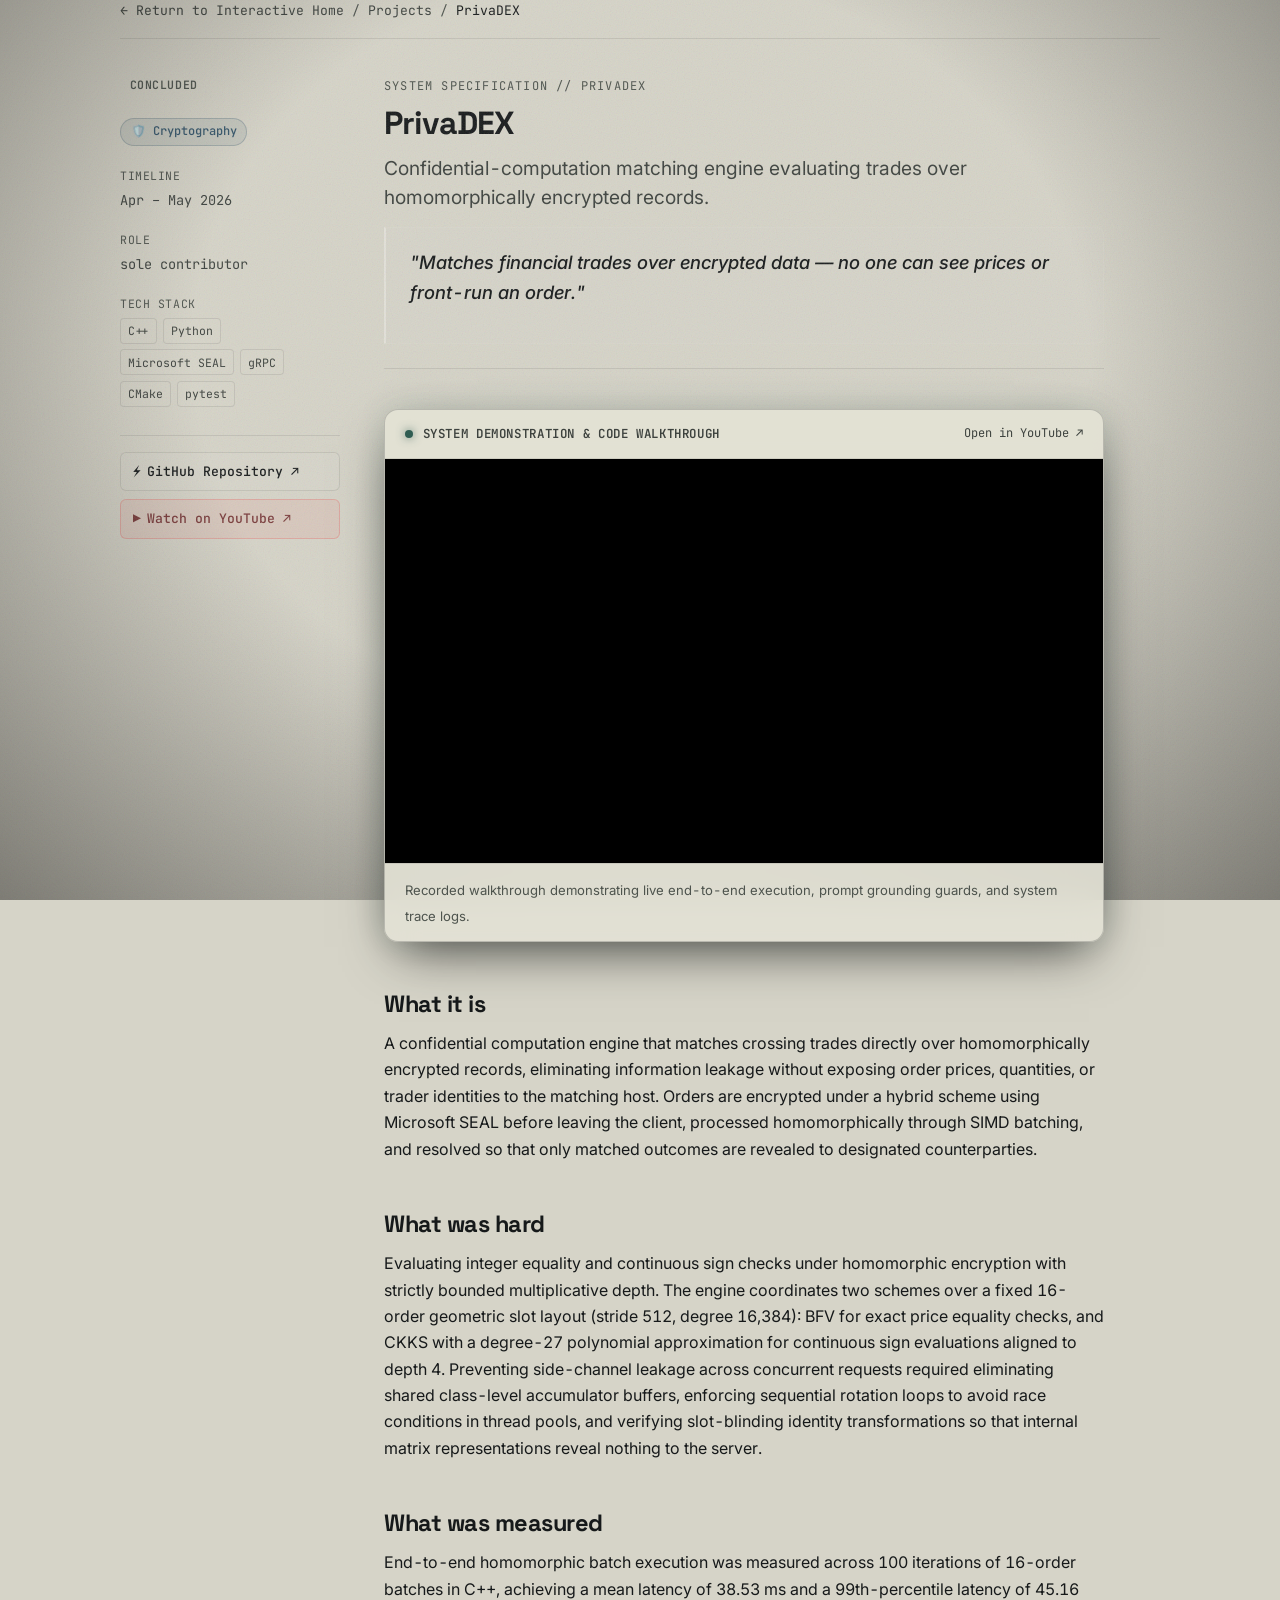
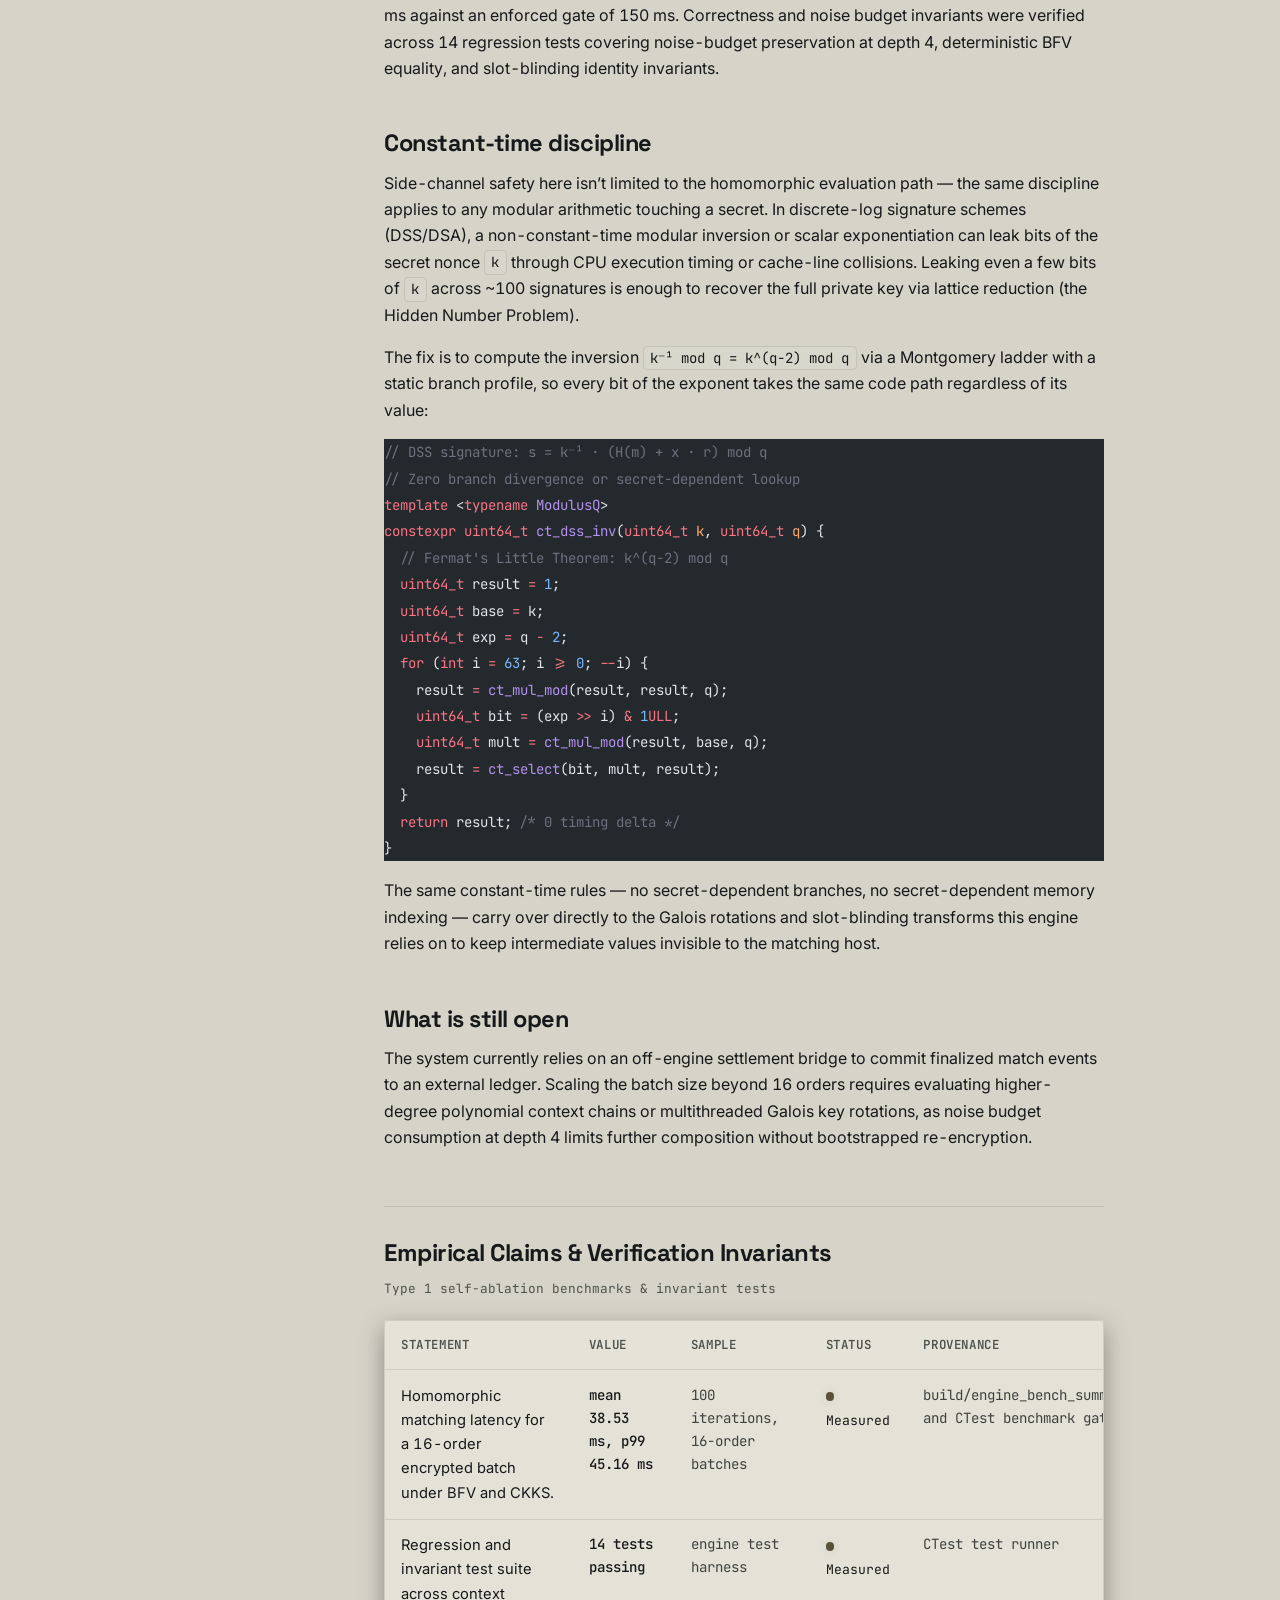
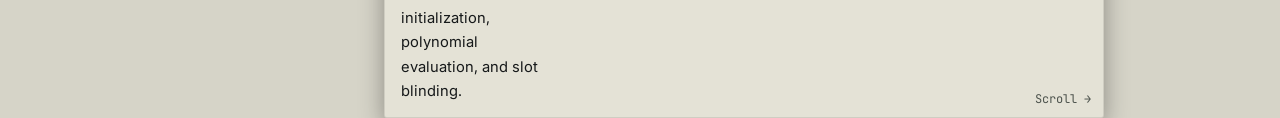
<file: work/privadex/index.html>
<!DOCTYPE html><html lang="en" data-astro-cid-37fxchfa> <head><meta charset="utf-8"><meta name="viewport" content="width=device-width, initial-scale=1"><meta name="description" content="Confidential-computation matching engine evaluating trades over homomorphically encrypted records."><link rel="canonical" href="https://raghavpathak.me/work/privadex/"><meta property="og:title" content="PrivaDEX | Raghav Pathak"><meta property="og:description" content="Matches financial trades over encrypted data — no one can see prices or front-run an order."><meta property="og:url" content="https://raghavpathak.me/work/privadex/"><meta property="og:type" content="article"><meta property="og:image" content="https://raghavpathak.me/og.png"><meta property="og:image:width" content="1200"><meta property="og:image:height" content="630"><meta name="twitter:card" content="summary_large_image"><title>PrivaDEX | Systems Architecture &amp; Work</title><!-- Fonts load async so a slow/blocked font fetch can never stall the boot
         overlay's dismiss script (see note in global.css). The print-media
         swap trick keeps this <link> out of the render/script-blocking path;
         <noscript> covers browsers with JS disabled. --><link rel="preconnect" href="https://fonts.googleapis.com"><link rel="preconnect" href="https://fonts.gstatic.com" crossorigin><link rel="stylesheet" href="https://fonts.googleapis.com/css2?family=Inter:wght@400;500;600;700&family=JetBrains+Mono:ital,wght@0,400;0,500;0,600;0,700;1,400&family=Space+Grotesk:wght@500;600;700&display=swap" media="print" onload="this.media='all'"><noscript><link rel="stylesheet" href="https://fonts.googleapis.com/css2?family=Inter:wght@400;500;600;700&family=JetBrains+Mono:ital,wght@0,400;0,500;0,600;0,700;1,400&family=Space+Grotesk:wght@500;600;700&display=swap"></noscript><link rel="stylesheet" href="/_astro/about.C6YEJ0O4.css">
<style>.prose[data-astro-cid-apjhz64k]{max-width:72ch;font-size:1rem}.prose[data-astro-cid-apjhz64k] h1{font-size:2rem;line-height:1.15;margin:0 0 .75rem}.prose[data-astro-cid-apjhz64k] h2{font-size:1.47rem;line-height:1.2;margin:3rem 0 .75rem}.prose[data-astro-cid-apjhz64k] h3{font-size:1.18rem;line-height:1.3;margin:2rem 0 .5rem}.prose[data-astro-cid-apjhz64k] p,.prose[data-astro-cid-apjhz64k] ul,.prose[data-astro-cid-apjhz64k] ol,.prose[data-astro-cid-apjhz64k] pre{margin:0 0 1rem}.prose[data-astro-cid-apjhz64k] code{font-family:var(--font-mono);font-size:.875em;background:#ffffff0f;padding:.15rem .4rem;border-radius:4px;border:1px solid var(--rule)}.prose[data-astro-cid-apjhz64k] pre code{background:transparent;padding:0;border:none}.prose[data-astro-cid-apjhz64k] a{background-image:linear-gradient(currentColor,currentColor);background-repeat:no-repeat;background-position:0 100%;background-size:0% 1px;transition:background-size .35s cubic-bezier(.22,.9,.3,1),color .15s ease}.prose[data-astro-cid-apjhz64k] a:hover{background-size:100% 1px}@media(prefers-reduced-motion:reduce){.prose[data-astro-cid-apjhz64k] a{transition:none}}
</style>
<link rel="stylesheet" href="/_astro/_slug_.DcOjQxCg.css"></head> <body data-astro-cid-37fxchfa> <div id="boot-overlay" class="boot-overlay" aria-hidden="true" data-astro-cid-qozdfemc> <div class="boot-scan-line" id="boot-scan-line" data-astro-cid-qozdfemc></div> <div class="boot-grid" data-astro-cid-qozdfemc> <div class="boot-main" data-astro-cid-qozdfemc> <div class="boot-emblem" data-astro-cid-qozdfemc> <span class="boot-emblem-dot" data-astro-cid-qozdfemc></span> <span class="boot-emblem-name" data-astro-cid-qozdfemc>RAGHAV PATHAK</span> </div> <div class="boot-scramble-line" id="boot-scramble-line" data-astro-cid-qozdfemc>INITIALIZING</div> <div class="boot-progress-wrapper" data-astro-cid-qozdfemc> <div class="boot-progress-track" data-astro-cid-qozdfemc> <div class="boot-progress-bar" id="boot-progress-bar" data-astro-cid-qozdfemc></div> </div> <div class="boot-counter" id="boot-counter" data-astro-cid-qozdfemc>0%</div> </div> </div> <div class="boot-log" id="boot-log" aria-hidden="true" data-astro-cid-qozdfemc></div> </div> </div> <script>
  (function() {
    var overlay = document.getElementById('boot-overlay');
    if (!overlay) return;

    // Hard failsafe: no matter what else on this page fails — a thrown error,
    // a stalled network fetch, requestAnimationFrame getting throttled/paused
    // in a backgrounded tab — the overlay is force-dismissed after a fixed
    // timeout. This timer is armed before any other logic below runs.
    var failsafeMs = 2000;
    var failsafeTimer = setTimeout(forceDismiss, failsafeMs);

    function forceDismiss() {
      clearTimeout(failsafeTimer);
      overlay.classList.add('boot-fade-out');
      overlay.style.display = 'none';
      try { sessionStorage.setItem('portfolio_boot_seen', 'true'); } catch (e) {}
    }

    try {
      runBootSequence();
    } catch (e) {
      forceDismiss();
    }

    function runBootSequence() {

    var reduceMotion = window.matchMedia && window.matchMedia('(prefers-reduced-motion: reduce)').matches;

    var hasBooted = false;
    try {
      hasBooted = sessionStorage.getItem('portfolio_boot_seen') === 'true';
    } catch (e) {}

    var urlParams = new URLSearchParams(window.location.search);
    var forceReboot = urlParams.get('reboot') === 'true';

    if ((hasBooted && !forceReboot) || reduceMotion) {
      clearTimeout(failsafeTimer);
      overlay.style.display = 'none';
      try { sessionStorage.setItem('portfolio_boot_seen', 'true'); } catch (e) {}
      return;
    }

    overlay.style.display = 'flex';

    var scrambleEl = document.getElementById('boot-scramble-line');
    var barEl = document.getElementById('boot-progress-bar');
    var counterEl = document.getElementById('boot-counter');
    var logEl = document.getElementById('boot-log');

    var isDone = false;
    var startTime = performance.now();
    var duration = 1700;

    var targetWords = ['DECRYPTING', 'CALIBRATING', 'SYSTEM READY'];
    var glyphs = '0123456789ABCDEF!@#$%&*';

    var logLines = [
      'INITIALIZE CORE SYSTEM',
      'LOAD CRYPTOGRAPHIC CONTEXT',
      'VERIFY MEASUREMENT PROVENANCE',
      'SYNC PROJECT INDEX',
      'CALIBRATE TIMING-SAFE PRIMITIVES',
      'SYSTEM READY'
    ];
    var loggedCount = 0;

    function appendLogLines(upTo) {
      while (loggedCount < upTo && loggedCount < logLines.length) {
        var line = document.createElement('div');
        line.className = 'boot-log-line';
        var idx = document.createElement('span');
        idx.className = 'boot-log-idx';
        idx.textContent = String(loggedCount + 1).padStart(3, '0');
        var text = document.createElement('span');
        text.textContent = logLines[loggedCount];
        line.appendChild(idx);
        line.appendChild(text);
        if (logEl) logEl.appendChild(line);
        loggedCount++;
      }
    }

    function finish() {
      if (isDone) return;
      isDone = true;
      clearTimeout(failsafeTimer);

      if (barEl) barEl.style.width = '100%';
      if (counterEl) counterEl.textContent = '100%';
      if (scrambleEl) scrambleEl.textContent = 'SYSTEM READY';
      appendLogLines(logLines.length);

      try {
        sessionStorage.setItem('portfolio_boot_seen', 'true');
      } catch (e) {}

      overlay.classList.add('boot-fade-out');
      setTimeout(function() {
        overlay.style.display = 'none';
      }, 350);
    }

    function frame(now) {
      if (isDone) return;
      var elapsed = now - startTime;
      var progress = Math.min(elapsed / duration, 1);

      var ease = 1 - Math.pow(1 - progress, 2);
      var currentPct = Math.floor(ease * 100);

      if (barEl) barEl.style.width = currentPct + '%';
      if (counterEl) counterEl.textContent = currentPct + '%';

      appendLogLines(Math.ceil(progress * logLines.length));

      var wordIndex = Math.min(Math.floor(progress * targetWords.length), targetWords.length - 1);
      var targetWord = targetWords[wordIndex];

      if (progress >= 0.95) {
        if (scrambleEl) scrambleEl.textContent = 'SYSTEM READY';
      } else if (Math.random() < 0.35 && scrambleEl) {
        var scrambled = '';
        for (var i = 0; i < targetWord.length; i++) {
          scrambled += Math.random() < 0.4 ? glyphs[Math.floor(Math.random() * glyphs.length)] : targetWord[i];
        }
        scrambleEl.textContent = scrambled;
      }

      if (progress < 1) {
        requestAnimationFrame(frame);
      } else {
        setTimeout(finish, 200);
      }
    }

    requestAnimationFrame(frame);

    overlay.addEventListener('click', finish);
    window.addEventListener('keydown', function(e) {
      if (e.key === 'Escape' || e.code === 'Escape') {
        finish();
      }
    });

    } // end runBootSequence
  })();
</script>  <div class="interactive-bg-wrapper" id="interactive-bg-wrapper" aria-hidden="true" data-astro-cid-t4ic7t5r> <div class="paper-vignette" data-astro-cid-t4ic7t5r></div> <div class="paper-grain" data-astro-cid-t4ic7t5r></div> <div class="glyph-drift" data-astro-cid-t4ic7t5r> <span class="drift-glyph" style="left:37.6%; font-size:18px; animation-duration:19.7s; animation-delay:-6.7s; --drift-x:-2px;" data-astro-cid-t4ic7t5r> $ </span><span class="drift-glyph" style="left:3.8%; font-size:15px; animation-duration:30.5s; animation-delay:-16.4s; --drift-x:19px;" data-astro-cid-t4ic7t5r> &amp; </span><span class="drift-glyph" style="left:37.7%; font-size:16px; animation-duration:20.0s; animation-delay:-28.5s; --drift-x:-8px;" data-astro-cid-t4ic7t5r> 2 </span><span class="drift-glyph" style="left:95.5%; font-size:20px; animation-duration:21.9s; animation-delay:-21.3s; --drift-x:-0px;" data-astro-cid-t4ic7t5r> 1 </span><span class="drift-glyph" style="left:92.5%; font-size:19px; animation-duration:20.2s; animation-delay:-27.9s; --drift-x:-18px;" data-astro-cid-t4ic7t5r> 9 </span><span class="drift-glyph" style="left:54.9%; font-size:14px; animation-duration:28.5s; animation-delay:-22.8s; --drift-x:-7px;" data-astro-cid-t4ic7t5r> A </span><span class="drift-glyph" style="left:86.0%; font-size:13px; animation-duration:19.7s; animation-delay:-18.9s; --drift-x:-22px;" data-astro-cid-t4ic7t5r> 9 </span><span class="drift-glyph" style="left:90.5%; font-size:15px; animation-duration:24.4s; animation-delay:-22.9s; --drift-x:19px;" data-astro-cid-t4ic7t5r> % </span><span class="drift-glyph" style="left:53.5%; font-size:16px; animation-duration:25.2s; animation-delay:-16.6s; --drift-x:-15px;" data-astro-cid-t4ic7t5r> 9 </span><span class="drift-glyph" style="left:31.0%; font-size:13px; animation-duration:28.6s; animation-delay:-18.6s; --drift-x:-9px;" data-astro-cid-t4ic7t5r> % </span><span class="drift-glyph" style="left:15.4%; font-size:13px; animation-duration:29.6s; animation-delay:-10s; --drift-x:-3px;" data-astro-cid-t4ic7t5r> 1 </span><span class="drift-glyph" style="left:7.8%; font-size:15px; animation-duration:31.0s; animation-delay:-10.8s; --drift-x:-17px;" data-astro-cid-t4ic7t5r> B </span><span class="drift-glyph" style="left:71.2%; font-size:18px; animation-duration:23.1s; animation-delay:-15.1s; --drift-x:13px;" data-astro-cid-t4ic7t5r> 4 </span><span class="drift-glyph" style="left:86.7%; font-size:18px; animation-duration:21.6s; animation-delay:-26.4s; --drift-x:1px;" data-astro-cid-t4ic7t5r> ! </span><span class="drift-glyph" style="left:84.4%; font-size:14px; animation-duration:18.3s; animation-delay:-11.2s; --drift-x:-10px;" data-astro-cid-t4ic7t5r> 4 </span><span class="drift-glyph" style="left:52.1%; font-size:15px; animation-duration:30.0s; animation-delay:-28.9s; --drift-x:-19px;" data-astro-cid-t4ic7t5r> # </span><span class="drift-glyph" style="left:39.6%; font-size:19px; animation-duration:25.7s; animation-delay:-10s; --drift-x:-0px;" data-astro-cid-t4ic7t5r> 0 </span><span class="drift-glyph" style="left:61.4%; font-size:16px; animation-duration:28.7s; animation-delay:-4.4s; --drift-x:9px;" data-astro-cid-t4ic7t5r> C </span><span class="drift-glyph" style="left:17.7%; font-size:14px; animation-duration:25.8s; animation-delay:-16.2s; --drift-x:12px;" data-astro-cid-t4ic7t5r> B </span><span class="drift-glyph" style="left:39.3%; font-size:14px; animation-duration:24.6s; animation-delay:-2.8s; --drift-x:-14px;" data-astro-cid-t4ic7t5r> 9 </span> </div> <div class="lantern-glow" id="lantern-glow" data-astro-cid-t4ic7t5r></div> </div> <script>
  (function() {
    var lantern = document.getElementById('lantern-glow');
    var wrapper = document.getElementById('interactive-bg-wrapper');
    if (!lantern || !wrapper) return;

    var reduceMotion = window.matchMedia && window.matchMedia('(prefers-reduced-motion: reduce)').matches;
    var canHover = window.matchMedia && window.matchMedia('(hover: hover) and (pointer: fine)').matches;

    // --- Warm lantern light, gently trailing the cursor ---
    if (canHover && !reduceMotion) {
      var lx = window.innerWidth / 2;
      var ly = window.innerHeight * 0.35;
      var tx = lx;
      var ty = ly;
      var rafId = null;

      window.addEventListener('mousemove', function(e) {
        tx = e.clientX;
        ty = e.clientY;
        lantern.classList.add('is-lit');
      }, { passive: true });

      window.addEventListener('mouseleave', function() {
        lantern.classList.remove('is-lit');
      }, { passive: true });

      function tick() {
        lx += (tx - lx) * 0.045;
        ly += (ty - ly) * 0.045;
        lantern.style.transform = 'translate3d(' + (lx - 260) + 'px, ' + (ly - 260) + 'px, 0)';
        rafId = requestAnimationFrame(tick);
      }

      document.addEventListener('visibilitychange', function() {
        if (document.hidden) {
          if (rafId) cancelAnimationFrame(rafId);
          rafId = null;
        } else if (!rafId) {
          rafId = requestAnimationFrame(tick);
        }
      });

      rafId = requestAnimationFrame(tick);
    } else {
      lantern.style.display = 'none';
    }

    // --- Scroll-driven parallax on the paper grain: moves at a visibly different
    // rate than the page content so scrolling itself reads as motion, not just
    // content sliding by. Offset is capped so long pages can't drag the (finite)
    // grain layer's edge into view.
    if (!reduceMotion) {
      var ticking = false;
      window.addEventListener('scroll', function() {
        if (ticking) return;
        ticking = true;
        requestAnimationFrame(function() {
          var maxOffset = window.innerHeight * 0.3;
          var offset = Math.min(window.scrollY * 0.14, maxOffset);
          wrapper.style.setProperty('--parallax-y', offset.toFixed(1) + 'px');
          ticking = false;
        });
      }, { passive: true });
    }
  })();
</script>   <div class="detail-container" data-astro-cid-by4zwojz> <nav class="breadcrumb-nav" data-astro-cid-by4zwojz> <a href="/" class="crumb-link ink-link" data-astro-cid-by4zwojz>&larr; Return to Interactive Home</a> <span class="crumb-sep" data-astro-cid-by4zwojz>/</span> <a href="/work/" class="crumb-link ink-link" data-astro-cid-by4zwojz>Projects</a> <span class="crumb-sep" data-astro-cid-by4zwojz>/</span> <span class="crumb-curr" data-astro-cid-by4zwojz>PrivaDEX</span> </nav> <main class="page grid" data-astro-cid-by4zwojz> <aside class="rail" data-astro-cid-csby2m2u>  <div class="rail-box" data-astro-cid-by4zwojz> <span class="status-pill status-{project.data.state}" data-astro-cid-by4zwojz>CONCLUDED</span> <span class="domain-badge domain-sec" data-astro-cid-by4zwojz> 🛡️ Cryptography </span>  <div class="rail-meta-group" data-astro-cid-by4zwojz> <span class="rail-label" data-astro-cid-by4zwojz>Timeline</span> <p class="rail-val" data-astro-cid-by4zwojz>Apr – May 2026</p> </div> <div class="rail-meta-group" data-astro-cid-by4zwojz> <span class="rail-label" data-astro-cid-by4zwojz>Role</span> <p class="rail-val" data-astro-cid-by4zwojz>sole contributor</p> </div> <div class="rail-meta-group" data-astro-cid-by4zwojz> <span class="rail-label" data-astro-cid-by4zwojz>Tech Stack</span> <div class="rail-tags" data-astro-cid-by4zwojz> <span class="rail-tag" data-astro-cid-by4zwojz>C++</span><span class="rail-tag" data-astro-cid-by4zwojz>Python</span><span class="rail-tag" data-astro-cid-by4zwojz>Microsoft SEAL</span><span class="rail-tag" data-astro-cid-by4zwojz>gRPC</span><span class="rail-tag" data-astro-cid-by4zwojz>CMake</span><span class="rail-tag" data-astro-cid-by4zwojz>pytest</span> </div> </div> <div class="rail-links" data-astro-cid-by4zwojz> <a href="https://github.com/raghavpathak30/PRIVAdex" target="_blank" rel="noreferrer" class="rail-btn btn-repo" data-astro-cid-by4zwojz> <span class="btn-icon" data-astro-cid-by4zwojz>⚡</span> GitHub Repository ↗
</a> <a href="https://www.youtube.com/watch?v=uT0lgDlIJOY" target="_blank" rel="noreferrer" class="rail-btn btn-video" data-astro-cid-by4zwojz> <span class="btn-icon" data-astro-cid-by4zwojz>▶</span> Watch on YouTube ↗
</a>  </div> </div>  </aside>  <div class="prose" data-astro-cid-apjhz64k="true">  <div class="project-header" data-astro-cid-by4zwojz> <div class="header-pre" data-astro-cid-by4zwojz> <span class="proj-id" data-astro-cid-by4zwojz>SYSTEM SPECIFICATION // PRIVADEX</span> </div> <h1 class="project-title" data-astro-cid-by4zwojz>PrivaDEX</h1> <p class="project-tagline" data-astro-cid-by4zwojz>Confidential-computation matching engine evaluating trades over homomorphically encrypted records.</p> <div class="punchline-callout" data-astro-cid-by4zwojz> <p class="punchline-text" data-astro-cid-by4zwojz>"Matches financial trades over encrypted data — no one can see prices or front-run an order."</p> </div> </div> <section class="video-cinema-section" id="video-walkthrough" data-reveal data-astro-cid-by4zwojz> <div class="cinema-header" data-astro-cid-by4zwojz> <div class="cinema-title" data-astro-cid-by4zwojz> <span class="live-recording-dot" data-astro-cid-by4zwojz></span> <span data-astro-cid-by4zwojz>SYSTEM DEMONSTRATION &amp; CODE WALKTHROUGH</span> </div> <a href="https://www.youtube.com/watch?v=uT0lgDlIJOY" target="_blank" rel="noreferrer" class="cinema-ext-link" data-astro-cid-by4zwojz>
Open in YouTube ↗
</a> </div> <div class="cinema-frame" data-astro-cid-by4zwojz> <iframe src="https://www.youtube-nocookie.com/embed/uT0lgDlIJOY?rel=0&modestbranding=1" title="PrivaDEX Video Demonstration" allow="accelerometer; autoplay; clipboard-write; encrypted-media; gyroscope; picture-in-picture; web-share" allowfullscreen class="video-iframe" loading="lazy" data-astro-cid-by4zwojz></iframe> </div> <div class="cinema-footer" data-astro-cid-by4zwojz> <span class="cinema-caption" data-astro-cid-by4zwojz>
Recorded walkthrough demonstrating live end-to-end execution, prompt grounding guards, and system trace logs.
</span> </div> </section><div class="deep-dive-body" data-astro-cid-by4zwojz> <h2 id="what-it-is">What it is</h2>
<p>A confidential computation engine that matches crossing trades directly over homomorphically encrypted records, eliminating information leakage without exposing order prices, quantities, or trader identities to the matching host. Orders are encrypted under a hybrid scheme using Microsoft SEAL before leaving the client, processed homomorphically through SIMD batching, and resolved so that only matched outcomes are revealed to designated counterparties.</p>
<h2 id="what-was-hard">What was hard</h2>
<p>Evaluating integer equality and continuous sign checks under homomorphic encryption with strictly bounded multiplicative depth. The engine coordinates two schemes over a fixed 16-order geometric slot layout (stride 512, degree 16,384): BFV for exact price equality checks, and CKKS with a degree-27 polynomial approximation for continuous sign evaluations aligned to depth 4. Preventing side-channel leakage across concurrent requests required eliminating shared class-level accumulator buffers, enforcing sequential rotation loops to avoid race conditions in thread pools, and verifying slot-blinding identity transformations so that internal matrix representations reveal nothing to the server.</p>
<h2 id="what-was-measured">What was measured</h2>
<p>End-to-end homomorphic batch execution was measured across 100 iterations of 16-order batches in C++, achieving a mean latency of 38.53 ms and a 99th-percentile latency of 45.16 ms against an enforced gate of 150 ms. Correctness and noise budget invariants were verified across 14 regression tests covering noise-budget preservation at depth 4, deterministic BFV equality, and slot-blinding identity invariants.</p>
<h2 id="constant-time-discipline">Constant-time discipline</h2>
<p>Side-channel safety here isn’t limited to the homomorphic evaluation path — the same discipline applies to any modular arithmetic touching a secret. In discrete-log signature schemes (DSS/DSA), a non-constant-time modular inversion or scalar exponentiation can leak bits of the secret nonce <code>k</code> through CPU execution timing or cache-line collisions. Leaking even a few bits of <code>k</code> across ~100 signatures is enough to recover the full private key via lattice reduction (the Hidden Number Problem).</p>
<p>The fix is to compute the inversion <code>k⁻¹ mod q = k^(q-2) mod q</code> via a Montgomery ladder with a static branch profile, so every bit of the exponent takes the same code path regardless of its value:</p>
<pre class="astro-code github-dark" style="background-color:#24292e;color:#e1e4e8; overflow-x: auto;" tabindex="0" data-language="cpp"><code><span class="line"><span style="color:#6A737D">// DSS signature: s = k⁻¹ · (H(m) + x · r) mod q</span></span>
<span class="line"><span style="color:#6A737D">// Zero branch divergence or secret-dependent lookup</span></span>
<span class="line"><span style="color:#F97583">template</span><span style="color:#E1E4E8"> &#x3C;</span><span style="color:#F97583">typename</span><span style="color:#B392F0"> ModulusQ</span><span style="color:#E1E4E8">></span></span>
<span class="line"><span style="color:#F97583">constexpr</span><span style="color:#F97583"> uint64_t</span><span style="color:#B392F0"> ct_dss_inv</span><span style="color:#E1E4E8">(</span><span style="color:#F97583">uint64_t</span><span style="color:#FFAB70"> k</span><span style="color:#E1E4E8">, </span><span style="color:#F97583">uint64_t</span><span style="color:#FFAB70"> q</span><span style="color:#E1E4E8">) {</span></span>
<span class="line"><span style="color:#6A737D">  // Fermat's Little Theorem: k^(q-2) mod q</span></span>
<span class="line"><span style="color:#F97583">  uint64_t</span><span style="color:#E1E4E8"> result </span><span style="color:#F97583">=</span><span style="color:#79B8FF"> 1</span><span style="color:#E1E4E8">;</span></span>
<span class="line"><span style="color:#F97583">  uint64_t</span><span style="color:#E1E4E8"> base </span><span style="color:#F97583">=</span><span style="color:#E1E4E8"> k;</span></span>
<span class="line"><span style="color:#F97583">  uint64_t</span><span style="color:#E1E4E8"> exp </span><span style="color:#F97583">=</span><span style="color:#E1E4E8"> q </span><span style="color:#F97583">-</span><span style="color:#79B8FF"> 2</span><span style="color:#E1E4E8">;</span></span>
<span class="line"><span style="color:#F97583">  for</span><span style="color:#E1E4E8"> (</span><span style="color:#F97583">int</span><span style="color:#E1E4E8"> i </span><span style="color:#F97583">=</span><span style="color:#79B8FF"> 63</span><span style="color:#E1E4E8">; i </span><span style="color:#F97583">>=</span><span style="color:#79B8FF"> 0</span><span style="color:#E1E4E8">; </span><span style="color:#F97583">--</span><span style="color:#E1E4E8">i) {</span></span>
<span class="line"><span style="color:#E1E4E8">    result </span><span style="color:#F97583">=</span><span style="color:#B392F0"> ct_mul_mod</span><span style="color:#E1E4E8">(result, result, q);</span></span>
<span class="line"><span style="color:#F97583">    uint64_t</span><span style="color:#E1E4E8"> bit </span><span style="color:#F97583">=</span><span style="color:#E1E4E8"> (exp </span><span style="color:#F97583">>></span><span style="color:#E1E4E8"> i) </span><span style="color:#F97583">&#x26;</span><span style="color:#79B8FF"> 1</span><span style="color:#F97583">ULL</span><span style="color:#E1E4E8">;</span></span>
<span class="line"><span style="color:#F97583">    uint64_t</span><span style="color:#E1E4E8"> mult </span><span style="color:#F97583">=</span><span style="color:#B392F0"> ct_mul_mod</span><span style="color:#E1E4E8">(result, base, q);</span></span>
<span class="line"><span style="color:#E1E4E8">    result </span><span style="color:#F97583">=</span><span style="color:#B392F0"> ct_select</span><span style="color:#E1E4E8">(bit, mult, result);</span></span>
<span class="line"><span style="color:#E1E4E8">  }</span></span>
<span class="line"><span style="color:#F97583">  return</span><span style="color:#E1E4E8"> result;</span><span style="color:#6A737D"> /* 0 timing delta */</span></span>
<span class="line"><span style="color:#E1E4E8">}</span></span></code></pre>
<p>The same constant-time rules — no secret-dependent branches, no secret-dependent memory indexing — carry over directly to the Galois rotations and slot-blinding transforms this engine relies on to keep intermediate values invisible to the matching host.</p>
<h2 id="what-is-still-open">What is still open</h2>
<p>The system currently relies on an off-engine settlement bridge to commit finalized match events to an external ledger. Scaling the batch size beyond 16 orders requires evaluating higher-degree polynomial context chains or multithreaded Galois key rotations, as noise budget consumption at depth 4 limits further composition without bootstrapped re-encryption.</p> </div> <div class="claims-section" data-astro-cid-by4zwojz> <div class="claims-head" data-astro-cid-by4zwojz> <h2 data-astro-cid-by4zwojz>Empirical Claims &amp; Verification Invariants</h2> <span class="claims-meta" data-astro-cid-by4zwojz>Type 1 self-ablation benchmarks &amp; invariant tests</span> </div> <div class="claim-table-wrap" data-astro-cid-qiitayu6> <table class="claim-table" data-astro-cid-qiitayu6> <thead data-astro-cid-qiitayu6> <tr data-astro-cid-qiitayu6> <th data-astro-cid-qiitayu6>statement</th> <th data-astro-cid-qiitayu6>value</th> <th data-astro-cid-qiitayu6>sample</th> <th data-astro-cid-qiitayu6>status</th> <th data-astro-cid-qiitayu6>provenance</th> </tr> </thead> <tbody data-astro-cid-qiitayu6> <tr class="claim-measured" data-astro-cid-qiitayu6> <td data-astro-cid-qiitayu6> Homomorphic matching latency for a 16-order encrypted batch under BFV and CKKS.  </td> <td class="col-value" data-astro-cid-qiitayu6> mean 38.53 ms, p99 45.16 ms  </td> <td class="col-sample" data-astro-cid-qiitayu6>100 iterations, 16-order batches</td> <td data-astro-cid-qiitayu6> <span class="status status-measured" aria-hidden="true" data-astro-cid-qiitayu6></span> <span class="status-label" data-astro-cid-qiitayu6>Measured</span> </td> <td class="col-provenance" data-astro-cid-qiitayu6>build/engine_bench_summary.json and CTest benchmark gate</td> </tr><tr class="claim-measured" data-astro-cid-qiitayu6> <td data-astro-cid-qiitayu6> Regression and invariant test suite across context initialization, polynomial evaluation, and slot blinding.  </td> <td class="col-value" data-astro-cid-qiitayu6> 14 tests passing  </td> <td class="col-sample" data-astro-cid-qiitayu6>engine test harness</td> <td data-astro-cid-qiitayu6> <span class="status status-measured" aria-hidden="true" data-astro-cid-qiitayu6></span> <span class="status-label" data-astro-cid-qiitayu6>Measured</span> </td> <td class="col-provenance" data-astro-cid-qiitayu6>CTest test runner</td> </tr> </tbody> </table> </div>  </div> </div>  </main> </div>  <script>
  (function() {
    window.setPortfolioTheme = function(theme) {
      if (!theme || !['modern', 'matrix', 'amber', 'nord'].includes(theme)) theme = 'modern';
      if (theme === 'modern') {
        document.documentElement.removeAttribute('data-theme');
        document.documentElement.setAttribute('data-theme', 'modern');
      } else {
        document.documentElement.setAttribute('data-theme', theme);
      }
      try { localStorage.setItem('portfolio-theme', theme); } catch (e) {}

      document.querySelectorAll('.btn-theme, .btn-theme-pill').forEach(function(btn) {
        if (btn.getAttribute('data-theme-val') === theme) {
          btn.classList.add('active');
        } else {
          btn.classList.remove('active');
        }
      });
    };

    window.cycleTheme = function() {
      var themes = ['modern', 'amber', 'nord', 'matrix'];
      var current = document.documentElement.getAttribute('data-theme') || 'modern';
      var idx = themes.indexOf(current);
      var next = themes[(idx + 1) % themes.length];
      window.setPortfolioTheme(next);
    };

    var targetTheme = 'modern';
    try {
      var savedTheme = localStorage.getItem('portfolio-theme');
      if (savedTheme && ['modern', 'matrix', 'amber', 'nord'].includes(savedTheme)) targetTheme = savedTheme;
    } catch (e) {}
    if (targetTheme !== 'modern') document.documentElement.setAttribute('data-theme', targetTheme);

    document.addEventListener('DOMContentLoaded', function() {
      window.setPortfolioTheme(targetTheme);
    });
  })();
</script> <script>
  (function() {
    var reduceMotion = window.matchMedia && window.matchMedia('(prefers-reduced-motion: reduce)').matches;

    function reveal(el) {
      el.classList.add('is-visible');
    }

    function draw(el) {
      el.classList.add('is-drawn');
    }

    function init() {
      var revealEls = document.querySelectorAll('[data-reveal]');
      var drawEls = document.querySelectorAll('[data-draw-line]');

      if (reduceMotion || !('IntersectionObserver' in window)) {
        revealEls.forEach(reveal);
        drawEls.forEach(draw);
        return;
      }

      var observer = new IntersectionObserver(function(entries, obs) {
        entries.forEach(function(entry) {
          if (!entry.isIntersecting) return;
          if (entry.target.hasAttribute('data-reveal')) reveal(entry.target);
          if (entry.target.hasAttribute('data-draw-line')) draw(entry.target);
          obs.unobserve(entry.target);
        });
      }, { threshold: 0.15, rootMargin: '0px 0px -40px 0px' });

      revealEls.forEach(function(el) { observer.observe(el); });
      drawEls.forEach(function(el) { observer.observe(el); });
    }

    if (document.readyState === 'loading') {
      document.addEventListener('DOMContentLoaded', init);
    } else {
      init();
    }
  })();
</script> </body></html><!-- Sitewide Theme Controller (Modern / Amber / Nord / Matrix) -->
</file>
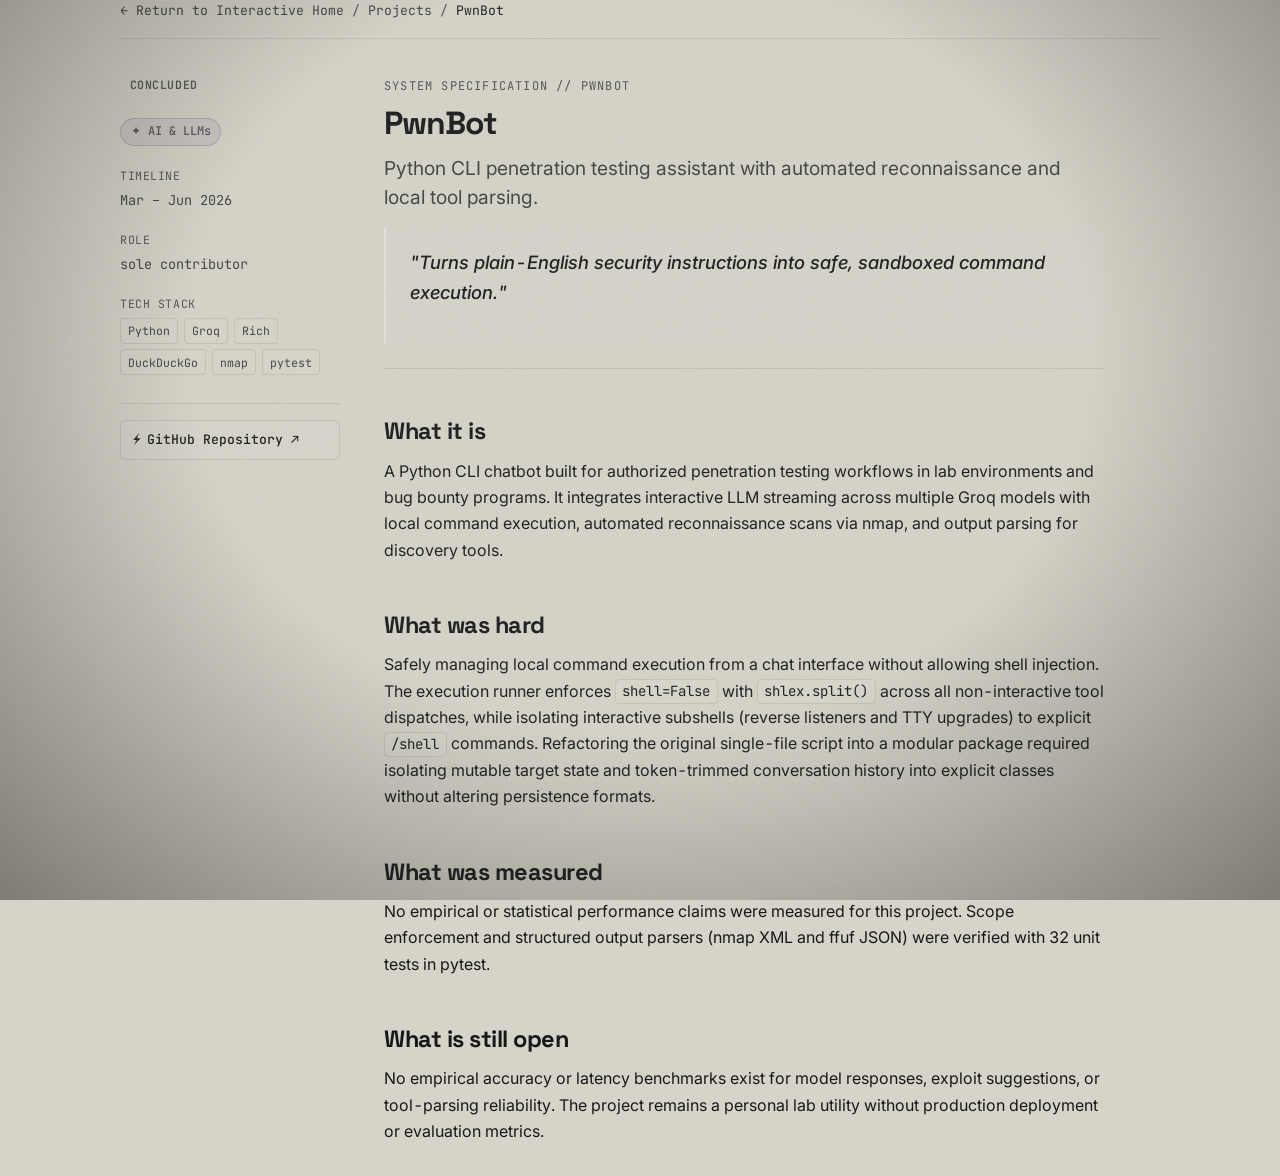
<file: work/pwnbot/index.html>
<!DOCTYPE html><html lang="en" data-astro-cid-37fxchfa> <head><meta charset="utf-8"><meta name="viewport" content="width=device-width, initial-scale=1"><meta name="description" content="Python CLI penetration testing assistant with automated reconnaissance and local tool parsing."><link rel="canonical" href="https://raghavpathak.me/work/pwnbot/"><meta property="og:title" content="PwnBot | Raghav Pathak"><meta property="og:description" content="Turns plain-English security instructions into safe, sandboxed command execution."><meta property="og:url" content="https://raghavpathak.me/work/pwnbot/"><meta property="og:type" content="article"><meta property="og:image" content="https://raghavpathak.me/og.png"><meta property="og:image:width" content="1200"><meta property="og:image:height" content="630"><meta name="twitter:card" content="summary_large_image"><title>PwnBot | Systems Architecture &amp; Work</title><!-- Fonts load async so a slow/blocked font fetch can never stall the boot
         overlay's dismiss script (see note in global.css). The print-media
         swap trick keeps this <link> out of the render/script-blocking path;
         <noscript> covers browsers with JS disabled. --><link rel="preconnect" href="https://fonts.googleapis.com"><link rel="preconnect" href="https://fonts.gstatic.com" crossorigin><link rel="stylesheet" href="https://fonts.googleapis.com/css2?family=Inter:wght@400;500;600;700&family=JetBrains+Mono:ital,wght@0,400;0,500;0,600;0,700;1,400&family=Space+Grotesk:wght@500;600;700&display=swap" media="print" onload="this.media='all'"><noscript><link rel="stylesheet" href="https://fonts.googleapis.com/css2?family=Inter:wght@400;500;600;700&family=JetBrains+Mono:ital,wght@0,400;0,500;0,600;0,700;1,400&family=Space+Grotesk:wght@500;600;700&display=swap"></noscript><link rel="stylesheet" href="/_astro/about.C6YEJ0O4.css">
<style>.prose[data-astro-cid-apjhz64k]{max-width:72ch;font-size:1rem}.prose[data-astro-cid-apjhz64k] h1{font-size:2rem;line-height:1.15;margin:0 0 .75rem}.prose[data-astro-cid-apjhz64k] h2{font-size:1.47rem;line-height:1.2;margin:3rem 0 .75rem}.prose[data-astro-cid-apjhz64k] h3{font-size:1.18rem;line-height:1.3;margin:2rem 0 .5rem}.prose[data-astro-cid-apjhz64k] p,.prose[data-astro-cid-apjhz64k] ul,.prose[data-astro-cid-apjhz64k] ol,.prose[data-astro-cid-apjhz64k] pre{margin:0 0 1rem}.prose[data-astro-cid-apjhz64k] code{font-family:var(--font-mono);font-size:.875em;background:#ffffff0f;padding:.15rem .4rem;border-radius:4px;border:1px solid var(--rule)}.prose[data-astro-cid-apjhz64k] pre code{background:transparent;padding:0;border:none}.prose[data-astro-cid-apjhz64k] a{background-image:linear-gradient(currentColor,currentColor);background-repeat:no-repeat;background-position:0 100%;background-size:0% 1px;transition:background-size .35s cubic-bezier(.22,.9,.3,1),color .15s ease}.prose[data-astro-cid-apjhz64k] a:hover{background-size:100% 1px}@media(prefers-reduced-motion:reduce){.prose[data-astro-cid-apjhz64k] a{transition:none}}
</style>
<link rel="stylesheet" href="/_astro/_slug_.DcOjQxCg.css"></head> <body data-astro-cid-37fxchfa> <div id="boot-overlay" class="boot-overlay" aria-hidden="true" data-astro-cid-qozdfemc> <div class="boot-scan-line" id="boot-scan-line" data-astro-cid-qozdfemc></div> <div class="boot-grid" data-astro-cid-qozdfemc> <div class="boot-main" data-astro-cid-qozdfemc> <div class="boot-emblem" data-astro-cid-qozdfemc> <span class="boot-emblem-dot" data-astro-cid-qozdfemc></span> <span class="boot-emblem-name" data-astro-cid-qozdfemc>RAGHAV PATHAK</span> </div> <div class="boot-scramble-line" id="boot-scramble-line" data-astro-cid-qozdfemc>INITIALIZING</div> <div class="boot-progress-wrapper" data-astro-cid-qozdfemc> <div class="boot-progress-track" data-astro-cid-qozdfemc> <div class="boot-progress-bar" id="boot-progress-bar" data-astro-cid-qozdfemc></div> </div> <div class="boot-counter" id="boot-counter" data-astro-cid-qozdfemc>0%</div> </div> </div> <div class="boot-log" id="boot-log" aria-hidden="true" data-astro-cid-qozdfemc></div> </div> </div> <script>
  (function() {
    var overlay = document.getElementById('boot-overlay');
    if (!overlay) return;

    // Hard failsafe: no matter what else on this page fails — a thrown error,
    // a stalled network fetch, requestAnimationFrame getting throttled/paused
    // in a backgrounded tab — the overlay is force-dismissed after a fixed
    // timeout. This timer is armed before any other logic below runs.
    var failsafeMs = 2000;
    var failsafeTimer = setTimeout(forceDismiss, failsafeMs);

    function forceDismiss() {
      clearTimeout(failsafeTimer);
      overlay.classList.add('boot-fade-out');
      overlay.style.display = 'none';
      try { sessionStorage.setItem('portfolio_boot_seen', 'true'); } catch (e) {}
    }

    try {
      runBootSequence();
    } catch (e) {
      forceDismiss();
    }

    function runBootSequence() {

    var reduceMotion = window.matchMedia && window.matchMedia('(prefers-reduced-motion: reduce)').matches;

    var hasBooted = false;
    try {
      hasBooted = sessionStorage.getItem('portfolio_boot_seen') === 'true';
    } catch (e) {}

    var urlParams = new URLSearchParams(window.location.search);
    var forceReboot = urlParams.get('reboot') === 'true';

    if ((hasBooted && !forceReboot) || reduceMotion) {
      clearTimeout(failsafeTimer);
      overlay.style.display = 'none';
      try { sessionStorage.setItem('portfolio_boot_seen', 'true'); } catch (e) {}
      return;
    }

    overlay.style.display = 'flex';

    var scrambleEl = document.getElementById('boot-scramble-line');
    var barEl = document.getElementById('boot-progress-bar');
    var counterEl = document.getElementById('boot-counter');
    var logEl = document.getElementById('boot-log');

    var isDone = false;
    var startTime = performance.now();
    var duration = 1700;

    var targetWords = ['DECRYPTING', 'CALIBRATING', 'SYSTEM READY'];
    var glyphs = '0123456789ABCDEF!@#$%&*';

    var logLines = [
      'INITIALIZE CORE SYSTEM',
      'LOAD CRYPTOGRAPHIC CONTEXT',
      'VERIFY MEASUREMENT PROVENANCE',
      'SYNC PROJECT INDEX',
      'CALIBRATE TIMING-SAFE PRIMITIVES',
      'SYSTEM READY'
    ];
    var loggedCount = 0;

    function appendLogLines(upTo) {
      while (loggedCount < upTo && loggedCount < logLines.length) {
        var line = document.createElement('div');
        line.className = 'boot-log-line';
        var idx = document.createElement('span');
        idx.className = 'boot-log-idx';
        idx.textContent = String(loggedCount + 1).padStart(3, '0');
        var text = document.createElement('span');
        text.textContent = logLines[loggedCount];
        line.appendChild(idx);
        line.appendChild(text);
        if (logEl) logEl.appendChild(line);
        loggedCount++;
      }
    }

    function finish() {
      if (isDone) return;
      isDone = true;
      clearTimeout(failsafeTimer);

      if (barEl) barEl.style.width = '100%';
      if (counterEl) counterEl.textContent = '100%';
      if (scrambleEl) scrambleEl.textContent = 'SYSTEM READY';
      appendLogLines(logLines.length);

      try {
        sessionStorage.setItem('portfolio_boot_seen', 'true');
      } catch (e) {}

      overlay.classList.add('boot-fade-out');
      setTimeout(function() {
        overlay.style.display = 'none';
      }, 350);
    }

    function frame(now) {
      if (isDone) return;
      var elapsed = now - startTime;
      var progress = Math.min(elapsed / duration, 1);

      var ease = 1 - Math.pow(1 - progress, 2);
      var currentPct = Math.floor(ease * 100);

      if (barEl) barEl.style.width = currentPct + '%';
      if (counterEl) counterEl.textContent = currentPct + '%';

      appendLogLines(Math.ceil(progress * logLines.length));

      var wordIndex = Math.min(Math.floor(progress * targetWords.length), targetWords.length - 1);
      var targetWord = targetWords[wordIndex];

      if (progress >= 0.95) {
        if (scrambleEl) scrambleEl.textContent = 'SYSTEM READY';
      } else if (Math.random() < 0.35 && scrambleEl) {
        var scrambled = '';
        for (var i = 0; i < targetWord.length; i++) {
          scrambled += Math.random() < 0.4 ? glyphs[Math.floor(Math.random() * glyphs.length)] : targetWord[i];
        }
        scrambleEl.textContent = scrambled;
      }

      if (progress < 1) {
        requestAnimationFrame(frame);
      } else {
        setTimeout(finish, 200);
      }
    }

    requestAnimationFrame(frame);

    overlay.addEventListener('click', finish);
    window.addEventListener('keydown', function(e) {
      if (e.key === 'Escape' || e.code === 'Escape') {
        finish();
      }
    });

    } // end runBootSequence
  })();
</script>  <div class="interactive-bg-wrapper" id="interactive-bg-wrapper" aria-hidden="true" data-astro-cid-t4ic7t5r> <div class="paper-vignette" data-astro-cid-t4ic7t5r></div> <div class="paper-grain" data-astro-cid-t4ic7t5r></div> <div class="glyph-drift" data-astro-cid-t4ic7t5r> <span class="drift-glyph" style="left:73.5%; font-size:20px; animation-duration:20.9s; animation-delay:-21.7s; --drift-x:-12px;" data-astro-cid-t4ic7t5r> % </span><span class="drift-glyph" style="left:14.2%; font-size:13px; animation-duration:30.2s; animation-delay:-16.6s; --drift-x:-15px;" data-astro-cid-t4ic7t5r> * </span><span class="drift-glyph" style="left:28.9%; font-size:15px; animation-duration:25.3s; animation-delay:-22.7s; --drift-x:-16px;" data-astro-cid-t4ic7t5r> 7 </span><span class="drift-glyph" style="left:77.5%; font-size:18px; animation-duration:29.7s; animation-delay:-2.2s; --drift-x:-9px;" data-astro-cid-t4ic7t5r> A </span><span class="drift-glyph" style="left:16.1%; font-size:15px; animation-duration:30.8s; animation-delay:-1.6s; --drift-x:6px;" data-astro-cid-t4ic7t5r> A </span><span class="drift-glyph" style="left:23.8%; font-size:18px; animation-duration:23.7s; animation-delay:-7s; --drift-x:6px;" data-astro-cid-t4ic7t5r> 9 </span><span class="drift-glyph" style="left:96.1%; font-size:20px; animation-duration:22.2s; animation-delay:-17.8s; --drift-x:22px;" data-astro-cid-t4ic7t5r> 3 </span><span class="drift-glyph" style="left:35.7%; font-size:16px; animation-duration:22.1s; animation-delay:-5.3s; --drift-x:-22px;" data-astro-cid-t4ic7t5r> 2 </span><span class="drift-glyph" style="left:86.7%; font-size:17px; animation-duration:18.5s; animation-delay:-1.7s; --drift-x:-14px;" data-astro-cid-t4ic7t5r> 0 </span><span class="drift-glyph" style="left:95.6%; font-size:13px; animation-duration:22.9s; animation-delay:-4.4s; --drift-x:-3px;" data-astro-cid-t4ic7t5r> 5 </span><span class="drift-glyph" style="left:76.3%; font-size:20px; animation-duration:22.4s; animation-delay:-21.3s; --drift-x:1px;" data-astro-cid-t4ic7t5r> ! </span><span class="drift-glyph" style="left:10.2%; font-size:16px; animation-duration:19.1s; animation-delay:-15.7s; --drift-x:16px;" data-astro-cid-t4ic7t5r> ! </span><span class="drift-glyph" style="left:8.2%; font-size:17px; animation-duration:18.8s; animation-delay:-16.8s; --drift-x:-4px;" data-astro-cid-t4ic7t5r> ! </span><span class="drift-glyph" style="left:8.5%; font-size:15px; animation-duration:30.1s; animation-delay:-9.4s; --drift-x:9px;" data-astro-cid-t4ic7t5r> 7 </span><span class="drift-glyph" style="left:94.5%; font-size:19px; animation-duration:31.7s; animation-delay:-9s; --drift-x:-9px;" data-astro-cid-t4ic7t5r> A </span><span class="drift-glyph" style="left:56.8%; font-size:14px; animation-duration:19.6s; animation-delay:-3.8s; --drift-x:-14px;" data-astro-cid-t4ic7t5r> 1 </span><span class="drift-glyph" style="left:8.9%; font-size:17px; animation-duration:22.7s; animation-delay:-6.5s; --drift-x:11px;" data-astro-cid-t4ic7t5r> 4 </span><span class="drift-glyph" style="left:55.3%; font-size:14px; animation-duration:31.9s; animation-delay:-12s; --drift-x:6px;" data-astro-cid-t4ic7t5r> 9 </span><span class="drift-glyph" style="left:38.1%; font-size:13px; animation-duration:24.9s; animation-delay:-4.1s; --drift-x:7px;" data-astro-cid-t4ic7t5r> 2 </span><span class="drift-glyph" style="left:85.0%; font-size:17px; animation-duration:18.3s; animation-delay:-26.8s; --drift-x:2px;" data-astro-cid-t4ic7t5r> * </span> </div> <div class="lantern-glow" id="lantern-glow" data-astro-cid-t4ic7t5r></div> </div> <script>
  (function() {
    var lantern = document.getElementById('lantern-glow');
    var wrapper = document.getElementById('interactive-bg-wrapper');
    if (!lantern || !wrapper) return;

    var reduceMotion = window.matchMedia && window.matchMedia('(prefers-reduced-motion: reduce)').matches;
    var canHover = window.matchMedia && window.matchMedia('(hover: hover) and (pointer: fine)').matches;

    // --- Warm lantern light, gently trailing the cursor ---
    if (canHover && !reduceMotion) {
      var lx = window.innerWidth / 2;
      var ly = window.innerHeight * 0.35;
      var tx = lx;
      var ty = ly;
      var rafId = null;

      window.addEventListener('mousemove', function(e) {
        tx = e.clientX;
        ty = e.clientY;
        lantern.classList.add('is-lit');
      }, { passive: true });

      window.addEventListener('mouseleave', function() {
        lantern.classList.remove('is-lit');
      }, { passive: true });

      function tick() {
        lx += (tx - lx) * 0.045;
        ly += (ty - ly) * 0.045;
        lantern.style.transform = 'translate3d(' + (lx - 260) + 'px, ' + (ly - 260) + 'px, 0)';
        rafId = requestAnimationFrame(tick);
      }

      document.addEventListener('visibilitychange', function() {
        if (document.hidden) {
          if (rafId) cancelAnimationFrame(rafId);
          rafId = null;
        } else if (!rafId) {
          rafId = requestAnimationFrame(tick);
        }
      });

      rafId = requestAnimationFrame(tick);
    } else {
      lantern.style.display = 'none';
    }

    // --- Scroll-driven parallax on the paper grain: moves at a visibly different
    // rate than the page content so scrolling itself reads as motion, not just
    // content sliding by. Offset is capped so long pages can't drag the (finite)
    // grain layer's edge into view.
    if (!reduceMotion) {
      var ticking = false;
      window.addEventListener('scroll', function() {
        if (ticking) return;
        ticking = true;
        requestAnimationFrame(function() {
          var maxOffset = window.innerHeight * 0.3;
          var offset = Math.min(window.scrollY * 0.14, maxOffset);
          wrapper.style.setProperty('--parallax-y', offset.toFixed(1) + 'px');
          ticking = false;
        });
      }, { passive: true });
    }
  })();
</script>   <div class="detail-container" data-astro-cid-by4zwojz> <nav class="breadcrumb-nav" data-astro-cid-by4zwojz> <a href="/" class="crumb-link ink-link" data-astro-cid-by4zwojz>&larr; Return to Interactive Home</a> <span class="crumb-sep" data-astro-cid-by4zwojz>/</span> <a href="/work/" class="crumb-link ink-link" data-astro-cid-by4zwojz>Projects</a> <span class="crumb-sep" data-astro-cid-by4zwojz>/</span> <span class="crumb-curr" data-astro-cid-by4zwojz>PwnBot</span> </nav> <main class="page grid" data-astro-cid-by4zwojz> <aside class="rail" data-astro-cid-csby2m2u>  <div class="rail-box" data-astro-cid-by4zwojz> <span class="status-pill status-{project.data.state}" data-astro-cid-by4zwojz>CONCLUDED</span> <span class="domain-badge domain-ai" data-astro-cid-by4zwojz> ✦ AI &amp; LLMs </span>  <div class="rail-meta-group" data-astro-cid-by4zwojz> <span class="rail-label" data-astro-cid-by4zwojz>Timeline</span> <p class="rail-val" data-astro-cid-by4zwojz>Mar – Jun 2026</p> </div> <div class="rail-meta-group" data-astro-cid-by4zwojz> <span class="rail-label" data-astro-cid-by4zwojz>Role</span> <p class="rail-val" data-astro-cid-by4zwojz>sole contributor</p> </div> <div class="rail-meta-group" data-astro-cid-by4zwojz> <span class="rail-label" data-astro-cid-by4zwojz>Tech Stack</span> <div class="rail-tags" data-astro-cid-by4zwojz> <span class="rail-tag" data-astro-cid-by4zwojz>Python</span><span class="rail-tag" data-astro-cid-by4zwojz>Groq</span><span class="rail-tag" data-astro-cid-by4zwojz>Rich</span><span class="rail-tag" data-astro-cid-by4zwojz>DuckDuckGo</span><span class="rail-tag" data-astro-cid-by4zwojz>nmap</span><span class="rail-tag" data-astro-cid-by4zwojz>pytest</span> </div> </div> <div class="rail-links" data-astro-cid-by4zwojz> <a href="https://github.com/raghavpathak30/PwnBot" target="_blank" rel="noreferrer" class="rail-btn btn-repo" data-astro-cid-by4zwojz> <span class="btn-icon" data-astro-cid-by4zwojz>⚡</span> GitHub Repository ↗
</a>   </div> </div>  </aside>  <div class="prose" data-astro-cid-apjhz64k="true">  <div class="project-header" data-astro-cid-by4zwojz> <div class="header-pre" data-astro-cid-by4zwojz> <span class="proj-id" data-astro-cid-by4zwojz>SYSTEM SPECIFICATION // PWNBOT</span> </div> <h1 class="project-title" data-astro-cid-by4zwojz>PwnBot</h1> <p class="project-tagline" data-astro-cid-by4zwojz>Python CLI penetration testing assistant with automated reconnaissance and local tool parsing.</p> <div class="punchline-callout" data-astro-cid-by4zwojz> <p class="punchline-text" data-astro-cid-by4zwojz>"Turns plain-English security instructions into safe, sandboxed command execution."</p> </div> </div> <div class="deep-dive-body" data-astro-cid-by4zwojz> <h2 id="what-it-is">What it is</h2>
<p>A Python CLI chatbot built for authorized penetration testing workflows in lab environments and bug bounty programs. It integrates interactive LLM streaming across multiple Groq models with local command execution, automated reconnaissance scans via nmap, and output parsing for discovery tools.</p>
<h2 id="what-was-hard">What was hard</h2>
<p>Safely managing local command execution from a chat interface without allowing shell injection. The execution runner enforces <code>shell=False</code> with <code>shlex.split()</code> across all non-interactive tool dispatches, while isolating interactive subshells (reverse listeners and TTY upgrades) to explicit <code>/shell</code> commands. Refactoring the original single-file script into a modular package required isolating mutable target state and token-trimmed conversation history into explicit classes without altering persistence formats.</p>
<h2 id="what-was-measured">What was measured</h2>
<p>No empirical or statistical performance claims were measured for this project. Scope enforcement and structured output parsers (nmap XML and ffuf JSON) were verified with 32 unit tests in pytest.</p>
<h2 id="what-is-still-open">What is still open</h2>
<p>No empirical accuracy or latency benchmarks exist for model responses, exploit suggestions, or tool-parsing reliability. The project remains a personal lab utility without production deployment or evaluation metrics.</p> </div>  </div>  </main> </div>  <script>
  (function() {
    window.setPortfolioTheme = function(theme) {
      if (!theme || !['modern', 'matrix', 'amber', 'nord'].includes(theme)) theme = 'modern';
      if (theme === 'modern') {
        document.documentElement.removeAttribute('data-theme');
        document.documentElement.setAttribute('data-theme', 'modern');
      } else {
        document.documentElement.setAttribute('data-theme', theme);
      }
      try { localStorage.setItem('portfolio-theme', theme); } catch (e) {}

      document.querySelectorAll('.btn-theme, .btn-theme-pill').forEach(function(btn) {
        if (btn.getAttribute('data-theme-val') === theme) {
          btn.classList.add('active');
        } else {
          btn.classList.remove('active');
        }
      });
    };

    window.cycleTheme = function() {
      var themes = ['modern', 'amber', 'nord', 'matrix'];
      var current = document.documentElement.getAttribute('data-theme') || 'modern';
      var idx = themes.indexOf(current);
      var next = themes[(idx + 1) % themes.length];
      window.setPortfolioTheme(next);
    };

    var targetTheme = 'modern';
    try {
      var savedTheme = localStorage.getItem('portfolio-theme');
      if (savedTheme && ['modern', 'matrix', 'amber', 'nord'].includes(savedTheme)) targetTheme = savedTheme;
    } catch (e) {}
    if (targetTheme !== 'modern') document.documentElement.setAttribute('data-theme', targetTheme);

    document.addEventListener('DOMContentLoaded', function() {
      window.setPortfolioTheme(targetTheme);
    });
  })();
</script> <script>
  (function() {
    var reduceMotion = window.matchMedia && window.matchMedia('(prefers-reduced-motion: reduce)').matches;

    function reveal(el) {
      el.classList.add('is-visible');
    }

    function draw(el) {
      el.classList.add('is-drawn');
    }

    function init() {
      var revealEls = document.querySelectorAll('[data-reveal]');
      var drawEls = document.querySelectorAll('[data-draw-line]');

      if (reduceMotion || !('IntersectionObserver' in window)) {
        revealEls.forEach(reveal);
        drawEls.forEach(draw);
        return;
      }

      var observer = new IntersectionObserver(function(entries, obs) {
        entries.forEach(function(entry) {
          if (!entry.isIntersecting) return;
          if (entry.target.hasAttribute('data-reveal')) reveal(entry.target);
          if (entry.target.hasAttribute('data-draw-line')) draw(entry.target);
          obs.unobserve(entry.target);
        });
      }, { threshold: 0.15, rootMargin: '0px 0px -40px 0px' });

      revealEls.forEach(function(el) { observer.observe(el); });
      drawEls.forEach(function(el) { observer.observe(el); });
    }

    if (document.readyState === 'loading') {
      document.addEventListener('DOMContentLoaded', init);
    } else {
      init();
    }
  })();
</script> </body></html><!-- Sitewide Theme Controller (Modern / Amber / Nord / Matrix) -->
</file>
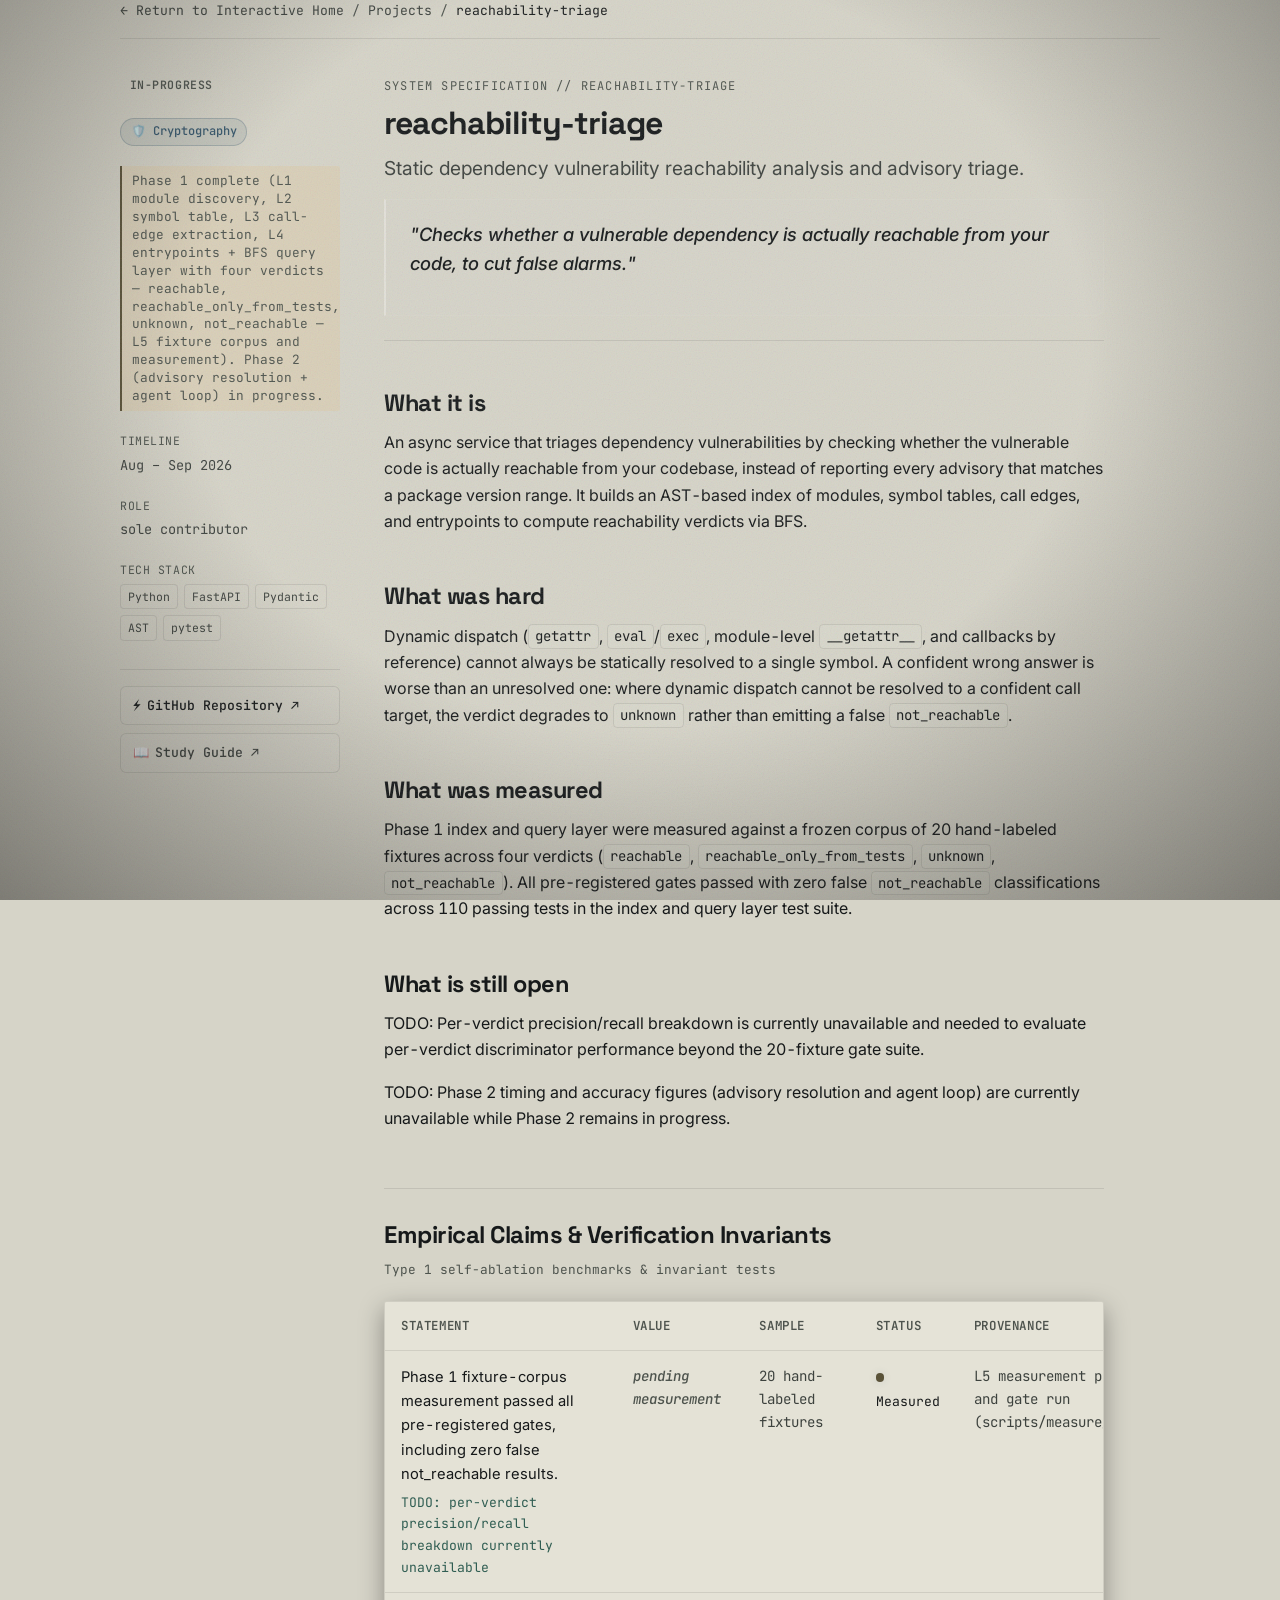
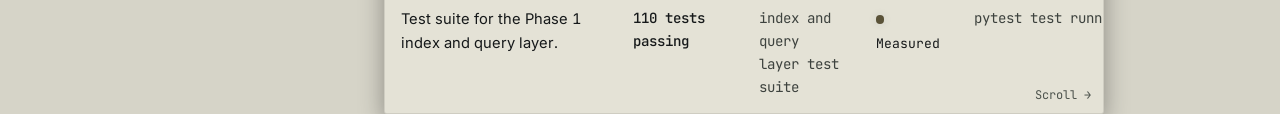
<file: work/reachability-triage/index.html>
<!DOCTYPE html><html lang="en" data-astro-cid-37fxchfa> <head><meta charset="utf-8"><meta name="viewport" content="width=device-width, initial-scale=1"><meta name="description" content="Static dependency vulnerability reachability analysis and advisory triage."><link rel="canonical" href="https://raghavpathak.me/work/reachability-triage/"><meta property="og:title" content="reachability-triage | Raghav Pathak"><meta property="og:description" content="Checks whether a vulnerable dependency is actually reachable from your code, to cut false alarms."><meta property="og:url" content="https://raghavpathak.me/work/reachability-triage/"><meta property="og:type" content="article"><meta property="og:image" content="https://raghavpathak.me/og.png"><meta property="og:image:width" content="1200"><meta property="og:image:height" content="630"><meta name="twitter:card" content="summary_large_image"><title>reachability-triage | Systems Architecture &amp; Work</title><!-- Fonts load async so a slow/blocked font fetch can never stall the boot
         overlay's dismiss script (see note in global.css). The print-media
         swap trick keeps this <link> out of the render/script-blocking path;
         <noscript> covers browsers with JS disabled. --><link rel="preconnect" href="https://fonts.googleapis.com"><link rel="preconnect" href="https://fonts.gstatic.com" crossorigin><link rel="stylesheet" href="https://fonts.googleapis.com/css2?family=Inter:wght@400;500;600;700&family=JetBrains+Mono:ital,wght@0,400;0,500;0,600;0,700;1,400&family=Space+Grotesk:wght@500;600;700&display=swap" media="print" onload="this.media='all'"><noscript><link rel="stylesheet" href="https://fonts.googleapis.com/css2?family=Inter:wght@400;500;600;700&family=JetBrains+Mono:ital,wght@0,400;0,500;0,600;0,700;1,400&family=Space+Grotesk:wght@500;600;700&display=swap"></noscript><link rel="stylesheet" href="/_astro/about.C6YEJ0O4.css">
<style>.prose[data-astro-cid-apjhz64k]{max-width:72ch;font-size:1rem}.prose[data-astro-cid-apjhz64k] h1{font-size:2rem;line-height:1.15;margin:0 0 .75rem}.prose[data-astro-cid-apjhz64k] h2{font-size:1.47rem;line-height:1.2;margin:3rem 0 .75rem}.prose[data-astro-cid-apjhz64k] h3{font-size:1.18rem;line-height:1.3;margin:2rem 0 .5rem}.prose[data-astro-cid-apjhz64k] p,.prose[data-astro-cid-apjhz64k] ul,.prose[data-astro-cid-apjhz64k] ol,.prose[data-astro-cid-apjhz64k] pre{margin:0 0 1rem}.prose[data-astro-cid-apjhz64k] code{font-family:var(--font-mono);font-size:.875em;background:#ffffff0f;padding:.15rem .4rem;border-radius:4px;border:1px solid var(--rule)}.prose[data-astro-cid-apjhz64k] pre code{background:transparent;padding:0;border:none}.prose[data-astro-cid-apjhz64k] a{background-image:linear-gradient(currentColor,currentColor);background-repeat:no-repeat;background-position:0 100%;background-size:0% 1px;transition:background-size .35s cubic-bezier(.22,.9,.3,1),color .15s ease}.prose[data-astro-cid-apjhz64k] a:hover{background-size:100% 1px}@media(prefers-reduced-motion:reduce){.prose[data-astro-cid-apjhz64k] a{transition:none}}
</style>
<link rel="stylesheet" href="/_astro/_slug_.DcOjQxCg.css"></head> <body data-astro-cid-37fxchfa> <div id="boot-overlay" class="boot-overlay" aria-hidden="true" data-astro-cid-qozdfemc> <div class="boot-scan-line" id="boot-scan-line" data-astro-cid-qozdfemc></div> <div class="boot-grid" data-astro-cid-qozdfemc> <div class="boot-main" data-astro-cid-qozdfemc> <div class="boot-emblem" data-astro-cid-qozdfemc> <span class="boot-emblem-dot" data-astro-cid-qozdfemc></span> <span class="boot-emblem-name" data-astro-cid-qozdfemc>RAGHAV PATHAK</span> </div> <div class="boot-scramble-line" id="boot-scramble-line" data-astro-cid-qozdfemc>INITIALIZING</div> <div class="boot-progress-wrapper" data-astro-cid-qozdfemc> <div class="boot-progress-track" data-astro-cid-qozdfemc> <div class="boot-progress-bar" id="boot-progress-bar" data-astro-cid-qozdfemc></div> </div> <div class="boot-counter" id="boot-counter" data-astro-cid-qozdfemc>0%</div> </div> </div> <div class="boot-log" id="boot-log" aria-hidden="true" data-astro-cid-qozdfemc></div> </div> </div> <script>
  (function() {
    var overlay = document.getElementById('boot-overlay');
    if (!overlay) return;

    // Hard failsafe: no matter what else on this page fails — a thrown error,
    // a stalled network fetch, requestAnimationFrame getting throttled/paused
    // in a backgrounded tab — the overlay is force-dismissed after a fixed
    // timeout. This timer is armed before any other logic below runs.
    var failsafeMs = 2000;
    var failsafeTimer = setTimeout(forceDismiss, failsafeMs);

    function forceDismiss() {
      clearTimeout(failsafeTimer);
      overlay.classList.add('boot-fade-out');
      overlay.style.display = 'none';
      try { sessionStorage.setItem('portfolio_boot_seen', 'true'); } catch (e) {}
    }

    try {
      runBootSequence();
    } catch (e) {
      forceDismiss();
    }

    function runBootSequence() {

    var reduceMotion = window.matchMedia && window.matchMedia('(prefers-reduced-motion: reduce)').matches;

    var hasBooted = false;
    try {
      hasBooted = sessionStorage.getItem('portfolio_boot_seen') === 'true';
    } catch (e) {}

    var urlParams = new URLSearchParams(window.location.search);
    var forceReboot = urlParams.get('reboot') === 'true';

    if ((hasBooted && !forceReboot) || reduceMotion) {
      clearTimeout(failsafeTimer);
      overlay.style.display = 'none';
      try { sessionStorage.setItem('portfolio_boot_seen', 'true'); } catch (e) {}
      return;
    }

    overlay.style.display = 'flex';

    var scrambleEl = document.getElementById('boot-scramble-line');
    var barEl = document.getElementById('boot-progress-bar');
    var counterEl = document.getElementById('boot-counter');
    var logEl = document.getElementById('boot-log');

    var isDone = false;
    var startTime = performance.now();
    var duration = 1700;

    var targetWords = ['DECRYPTING', 'CALIBRATING', 'SYSTEM READY'];
    var glyphs = '0123456789ABCDEF!@#$%&*';

    var logLines = [
      'INITIALIZE CORE SYSTEM',
      'LOAD CRYPTOGRAPHIC CONTEXT',
      'VERIFY MEASUREMENT PROVENANCE',
      'SYNC PROJECT INDEX',
      'CALIBRATE TIMING-SAFE PRIMITIVES',
      'SYSTEM READY'
    ];
    var loggedCount = 0;

    function appendLogLines(upTo) {
      while (loggedCount < upTo && loggedCount < logLines.length) {
        var line = document.createElement('div');
        line.className = 'boot-log-line';
        var idx = document.createElement('span');
        idx.className = 'boot-log-idx';
        idx.textContent = String(loggedCount + 1).padStart(3, '0');
        var text = document.createElement('span');
        text.textContent = logLines[loggedCount];
        line.appendChild(idx);
        line.appendChild(text);
        if (logEl) logEl.appendChild(line);
        loggedCount++;
      }
    }

    function finish() {
      if (isDone) return;
      isDone = true;
      clearTimeout(failsafeTimer);

      if (barEl) barEl.style.width = '100%';
      if (counterEl) counterEl.textContent = '100%';
      if (scrambleEl) scrambleEl.textContent = 'SYSTEM READY';
      appendLogLines(logLines.length);

      try {
        sessionStorage.setItem('portfolio_boot_seen', 'true');
      } catch (e) {}

      overlay.classList.add('boot-fade-out');
      setTimeout(function() {
        overlay.style.display = 'none';
      }, 350);
    }

    function frame(now) {
      if (isDone) return;
      var elapsed = now - startTime;
      var progress = Math.min(elapsed / duration, 1);

      var ease = 1 - Math.pow(1 - progress, 2);
      var currentPct = Math.floor(ease * 100);

      if (barEl) barEl.style.width = currentPct + '%';
      if (counterEl) counterEl.textContent = currentPct + '%';

      appendLogLines(Math.ceil(progress * logLines.length));

      var wordIndex = Math.min(Math.floor(progress * targetWords.length), targetWords.length - 1);
      var targetWord = targetWords[wordIndex];

      if (progress >= 0.95) {
        if (scrambleEl) scrambleEl.textContent = 'SYSTEM READY';
      } else if (Math.random() < 0.35 && scrambleEl) {
        var scrambled = '';
        for (var i = 0; i < targetWord.length; i++) {
          scrambled += Math.random() < 0.4 ? glyphs[Math.floor(Math.random() * glyphs.length)] : targetWord[i];
        }
        scrambleEl.textContent = scrambled;
      }

      if (progress < 1) {
        requestAnimationFrame(frame);
      } else {
        setTimeout(finish, 200);
      }
    }

    requestAnimationFrame(frame);

    overlay.addEventListener('click', finish);
    window.addEventListener('keydown', function(e) {
      if (e.key === 'Escape' || e.code === 'Escape') {
        finish();
      }
    });

    } // end runBootSequence
  })();
</script>  <div class="interactive-bg-wrapper" id="interactive-bg-wrapper" aria-hidden="true" data-astro-cid-t4ic7t5r> <div class="paper-vignette" data-astro-cid-t4ic7t5r></div> <div class="paper-grain" data-astro-cid-t4ic7t5r></div> <div class="glyph-drift" data-astro-cid-t4ic7t5r> <span class="drift-glyph" style="left:19.2%; font-size:19px; animation-duration:29.2s; animation-delay:-22.7s; --drift-x:-16px;" data-astro-cid-t4ic7t5r> C </span><span class="drift-glyph" style="left:74.7%; font-size:13px; animation-duration:20.9s; animation-delay:-9.5s; --drift-x:3px;" data-astro-cid-t4ic7t5r> 6 </span><span class="drift-glyph" style="left:36.3%; font-size:16px; animation-duration:25.0s; animation-delay:-6.4s; --drift-x:6px;" data-astro-cid-t4ic7t5r> 8 </span><span class="drift-glyph" style="left:6.9%; font-size:16px; animation-duration:27.9s; animation-delay:-4.3s; --drift-x:20px;" data-astro-cid-t4ic7t5r> B </span><span class="drift-glyph" style="left:26.2%; font-size:21px; animation-duration:24.4s; animation-delay:-15.3s; --drift-x:-10px;" data-astro-cid-t4ic7t5r> 0 </span><span class="drift-glyph" style="left:78.5%; font-size:14px; animation-duration:28.5s; animation-delay:-6.1s; --drift-x:-20px;" data-astro-cid-t4ic7t5r> $ </span><span class="drift-glyph" style="left:32.0%; font-size:12px; animation-duration:20.5s; animation-delay:-16.5s; --drift-x:2px;" data-astro-cid-t4ic7t5r> E </span><span class="drift-glyph" style="left:39.8%; font-size:20px; animation-duration:21.4s; animation-delay:-7.8s; --drift-x:10px;" data-astro-cid-t4ic7t5r> E </span><span class="drift-glyph" style="left:10.8%; font-size:16px; animation-duration:20.3s; animation-delay:-25.4s; --drift-x:15px;" data-astro-cid-t4ic7t5r> &amp; </span><span class="drift-glyph" style="left:8.0%; font-size:14px; animation-duration:31.8s; animation-delay:-2.4s; --drift-x:-8px;" data-astro-cid-t4ic7t5r> # </span><span class="drift-glyph" style="left:40.6%; font-size:14px; animation-duration:20.6s; animation-delay:-23.3s; --drift-x:6px;" data-astro-cid-t4ic7t5r> @ </span><span class="drift-glyph" style="left:28.0%; font-size:20px; animation-duration:26.1s; animation-delay:-1.5s; --drift-x:-1px;" data-astro-cid-t4ic7t5r> % </span><span class="drift-glyph" style="left:24.7%; font-size:13px; animation-duration:24.3s; animation-delay:-2.6s; --drift-x:9px;" data-astro-cid-t4ic7t5r> # </span><span class="drift-glyph" style="left:46.9%; font-size:14px; animation-duration:22.2s; animation-delay:-10.4s; --drift-x:6px;" data-astro-cid-t4ic7t5r> % </span><span class="drift-glyph" style="left:43.2%; font-size:19px; animation-duration:20.3s; animation-delay:-5.4s; --drift-x:-18px;" data-astro-cid-t4ic7t5r> * </span><span class="drift-glyph" style="left:82.5%; font-size:16px; animation-duration:18.7s; animation-delay:-24.1s; --drift-x:-9px;" data-astro-cid-t4ic7t5r> 1 </span><span class="drift-glyph" style="left:77.1%; font-size:18px; animation-duration:29.0s; animation-delay:-25.7s; --drift-x:-16px;" data-astro-cid-t4ic7t5r> 9 </span><span class="drift-glyph" style="left:41.9%; font-size:19px; animation-duration:20.2s; animation-delay:-19.6s; --drift-x:3px;" data-astro-cid-t4ic7t5r> 7 </span><span class="drift-glyph" style="left:14.9%; font-size:16px; animation-duration:23.8s; animation-delay:-2.8s; --drift-x:-19px;" data-astro-cid-t4ic7t5r> 2 </span><span class="drift-glyph" style="left:42.5%; font-size:20px; animation-duration:18.4s; animation-delay:-13.1s; --drift-x:-14px;" data-astro-cid-t4ic7t5r> 0 </span> </div> <div class="lantern-glow" id="lantern-glow" data-astro-cid-t4ic7t5r></div> </div> <script>
  (function() {
    var lantern = document.getElementById('lantern-glow');
    var wrapper = document.getElementById('interactive-bg-wrapper');
    if (!lantern || !wrapper) return;

    var reduceMotion = window.matchMedia && window.matchMedia('(prefers-reduced-motion: reduce)').matches;
    var canHover = window.matchMedia && window.matchMedia('(hover: hover) and (pointer: fine)').matches;

    // --- Warm lantern light, gently trailing the cursor ---
    if (canHover && !reduceMotion) {
      var lx = window.innerWidth / 2;
      var ly = window.innerHeight * 0.35;
      var tx = lx;
      var ty = ly;
      var rafId = null;

      window.addEventListener('mousemove', function(e) {
        tx = e.clientX;
        ty = e.clientY;
        lantern.classList.add('is-lit');
      }, { passive: true });

      window.addEventListener('mouseleave', function() {
        lantern.classList.remove('is-lit');
      }, { passive: true });

      function tick() {
        lx += (tx - lx) * 0.045;
        ly += (ty - ly) * 0.045;
        lantern.style.transform = 'translate3d(' + (lx - 260) + 'px, ' + (ly - 260) + 'px, 0)';
        rafId = requestAnimationFrame(tick);
      }

      document.addEventListener('visibilitychange', function() {
        if (document.hidden) {
          if (rafId) cancelAnimationFrame(rafId);
          rafId = null;
        } else if (!rafId) {
          rafId = requestAnimationFrame(tick);
        }
      });

      rafId = requestAnimationFrame(tick);
    } else {
      lantern.style.display = 'none';
    }

    // --- Scroll-driven parallax on the paper grain: moves at a visibly different
    // rate than the page content so scrolling itself reads as motion, not just
    // content sliding by. Offset is capped so long pages can't drag the (finite)
    // grain layer's edge into view.
    if (!reduceMotion) {
      var ticking = false;
      window.addEventListener('scroll', function() {
        if (ticking) return;
        ticking = true;
        requestAnimationFrame(function() {
          var maxOffset = window.innerHeight * 0.3;
          var offset = Math.min(window.scrollY * 0.14, maxOffset);
          wrapper.style.setProperty('--parallax-y', offset.toFixed(1) + 'px');
          ticking = false;
        });
      }, { passive: true });
    }
  })();
</script>   <div class="detail-container" data-astro-cid-by4zwojz> <nav class="breadcrumb-nav" data-astro-cid-by4zwojz> <a href="/" class="crumb-link ink-link" data-astro-cid-by4zwojz>&larr; Return to Interactive Home</a> <span class="crumb-sep" data-astro-cid-by4zwojz>/</span> <a href="/work/" class="crumb-link ink-link" data-astro-cid-by4zwojz>Projects</a> <span class="crumb-sep" data-astro-cid-by4zwojz>/</span> <span class="crumb-curr" data-astro-cid-by4zwojz>reachability-triage</span> </nav> <main class="page grid" data-astro-cid-by4zwojz> <aside class="rail" data-astro-cid-csby2m2u>  <div class="rail-box" data-astro-cid-by4zwojz> <span class="status-pill status-{project.data.state}" data-astro-cid-by4zwojz>IN-PROGRESS</span> <span class="domain-badge domain-sec" data-astro-cid-by4zwojz> 🛡️ Cryptography </span> <p class="phase" data-astro-cid-by4zwojz>Phase 1 complete (L1 module discovery, L2 symbol table, L3 call-edge extraction, L4 entrypoints + BFS query layer with four verdicts — reachable, reachable_only_from_tests, unknown, not_reachable — L5 fixture corpus and measurement). Phase 2 (advisory resolution + agent loop) in progress.</p> <div class="rail-meta-group" data-astro-cid-by4zwojz> <span class="rail-label" data-astro-cid-by4zwojz>Timeline</span> <p class="rail-val" data-astro-cid-by4zwojz>Aug – Sep 2026</p> </div> <div class="rail-meta-group" data-astro-cid-by4zwojz> <span class="rail-label" data-astro-cid-by4zwojz>Role</span> <p class="rail-val" data-astro-cid-by4zwojz>sole contributor</p> </div> <div class="rail-meta-group" data-astro-cid-by4zwojz> <span class="rail-label" data-astro-cid-by4zwojz>Tech Stack</span> <div class="rail-tags" data-astro-cid-by4zwojz> <span class="rail-tag" data-astro-cid-by4zwojz>Python</span><span class="rail-tag" data-astro-cid-by4zwojz>FastAPI</span><span class="rail-tag" data-astro-cid-by4zwojz>Pydantic</span><span class="rail-tag" data-astro-cid-by4zwojz>AST</span><span class="rail-tag" data-astro-cid-by4zwojz>pytest</span> </div> </div> <div class="rail-links" data-astro-cid-by4zwojz> <a href="https://github.com/raghavpathak30/reachability-triage" target="_blank" rel="noreferrer" class="rail-btn btn-repo" data-astro-cid-by4zwojz> <span class="btn-icon" data-astro-cid-by4zwojz>⚡</span> GitHub Repository ↗
</a>  <a href="https://raghavpathak30.github.io/Books/reachability-triage/" target="_blank" rel="noreferrer" class="rail-btn btn-guide" data-astro-cid-by4zwojz> <span class="btn-icon" data-astro-cid-by4zwojz>📖</span> Study Guide ↗
</a> </div> </div>  </aside>  <div class="prose" data-astro-cid-apjhz64k="true">  <div class="project-header" data-astro-cid-by4zwojz> <div class="header-pre" data-astro-cid-by4zwojz> <span class="proj-id" data-astro-cid-by4zwojz>SYSTEM SPECIFICATION // REACHABILITY-TRIAGE</span> </div> <h1 class="project-title" data-astro-cid-by4zwojz>reachability-triage</h1> <p class="project-tagline" data-astro-cid-by4zwojz>Static dependency vulnerability reachability analysis and advisory triage.</p> <div class="punchline-callout" data-astro-cid-by4zwojz> <p class="punchline-text" data-astro-cid-by4zwojz>"Checks whether a vulnerable dependency is actually reachable from your code, to cut false alarms."</p> </div> </div> <div class="deep-dive-body" data-astro-cid-by4zwojz> <h2 id="what-it-is">What it is</h2>
<p>An async service that triages dependency vulnerabilities by checking whether the vulnerable code is actually reachable from your codebase, instead of reporting every advisory that matches a package version range. It builds an AST-based index of modules, symbol tables, call edges, and entrypoints to compute reachability verdicts via BFS.</p>
<h2 id="what-was-hard">What was hard</h2>
<p>Dynamic dispatch (<code>getattr</code>, <code>eval</code>/<code>exec</code>, module-level <code>__getattr__</code>, and callbacks by reference) cannot always be statically resolved to a single symbol. A confident wrong answer is worse than an unresolved one: where dynamic dispatch cannot be resolved to a confident call target, the verdict degrades to <code>unknown</code> rather than emitting a false <code>not_reachable</code>.</p>
<h2 id="what-was-measured">What was measured</h2>
<p>Phase 1 index and query layer were measured against a frozen corpus of 20 hand-labeled fixtures across four verdicts (<code>reachable</code>, <code>reachable_only_from_tests</code>, <code>unknown</code>, <code>not_reachable</code>). All pre-registered gates passed with zero false <code>not_reachable</code> classifications across 110 passing tests in the index and query layer test suite.</p>
<h2 id="what-is-still-open">What is still open</h2>
<!-- TODO: per-verdict precision/recall breakdown, and any Phase 2 timing or accuracy figures -->
<p>TODO: Per-verdict precision/recall breakdown is currently unavailable and needed to evaluate per-verdict discriminator performance beyond the 20-fixture gate suite.</p>
<p>TODO: Phase 2 timing and accuracy figures (advisory resolution and agent loop) are currently unavailable while Phase 2 remains in progress.</p> </div> <div class="claims-section" data-astro-cid-by4zwojz> <div class="claims-head" data-astro-cid-by4zwojz> <h2 data-astro-cid-by4zwojz>Empirical Claims &amp; Verification Invariants</h2> <span class="claims-meta" data-astro-cid-by4zwojz>Type 1 self-ablation benchmarks &amp; invariant tests</span> </div> <div class="claim-table-wrap" data-astro-cid-qiitayu6> <table class="claim-table" data-astro-cid-qiitayu6> <thead data-astro-cid-qiitayu6> <tr data-astro-cid-qiitayu6> <th data-astro-cid-qiitayu6>statement</th> <th data-astro-cid-qiitayu6>value</th> <th data-astro-cid-qiitayu6>sample</th> <th data-astro-cid-qiitayu6>status</th> <th data-astro-cid-qiitayu6>provenance</th> </tr> </thead> <tbody data-astro-cid-qiitayu6> <tr class="claim-measured" data-astro-cid-qiitayu6> <td data-astro-cid-qiitayu6> Phase 1 fixture-corpus measurement passed all pre-registered gates, including zero false not_reachable results. <div class="note" data-astro-cid-qiitayu6>TODO: per-verdict precision/recall breakdown currently unavailable</div> </td> <td class="col-value" data-astro-cid-qiitayu6> <span class="pending" data-astro-cid-qiitayu6>pending measurement</span>  </td> <td class="col-sample" data-astro-cid-qiitayu6>20 hand-labeled fixtures</td> <td data-astro-cid-qiitayu6> <span class="status status-measured" aria-hidden="true" data-astro-cid-qiitayu6></span> <span class="status-label" data-astro-cid-qiitayu6>Measured</span> </td> <td class="col-provenance" data-astro-cid-qiitayu6>L5 measurement protocol and gate run (scripts/measure_l5.py)</td> </tr><tr class="claim-measured" data-astro-cid-qiitayu6> <td data-astro-cid-qiitayu6> Test suite for the Phase 1 index and query layer.  </td> <td class="col-value" data-astro-cid-qiitayu6> 110 tests passing  </td> <td class="col-sample" data-astro-cid-qiitayu6>index and query layer test suite</td> <td data-astro-cid-qiitayu6> <span class="status status-measured" aria-hidden="true" data-astro-cid-qiitayu6></span> <span class="status-label" data-astro-cid-qiitayu6>Measured</span> </td> <td class="col-provenance" data-astro-cid-qiitayu6>pytest test runner</td> </tr> </tbody> </table> </div>  </div> </div>  </main> </div>  <script>
  (function() {
    window.setPortfolioTheme = function(theme) {
      if (!theme || !['modern', 'matrix', 'amber', 'nord'].includes(theme)) theme = 'modern';
      if (theme === 'modern') {
        document.documentElement.removeAttribute('data-theme');
        document.documentElement.setAttribute('data-theme', 'modern');
      } else {
        document.documentElement.setAttribute('data-theme', theme);
      }
      try { localStorage.setItem('portfolio-theme', theme); } catch (e) {}

      document.querySelectorAll('.btn-theme, .btn-theme-pill').forEach(function(btn) {
        if (btn.getAttribute('data-theme-val') === theme) {
          btn.classList.add('active');
        } else {
          btn.classList.remove('active');
        }
      });
    };

    window.cycleTheme = function() {
      var themes = ['modern', 'amber', 'nord', 'matrix'];
      var current = document.documentElement.getAttribute('data-theme') || 'modern';
      var idx = themes.indexOf(current);
      var next = themes[(idx + 1) % themes.length];
      window.setPortfolioTheme(next);
    };

    var targetTheme = 'modern';
    try {
      var savedTheme = localStorage.getItem('portfolio-theme');
      if (savedTheme && ['modern', 'matrix', 'amber', 'nord'].includes(savedTheme)) targetTheme = savedTheme;
    } catch (e) {}
    if (targetTheme !== 'modern') document.documentElement.setAttribute('data-theme', targetTheme);

    document.addEventListener('DOMContentLoaded', function() {
      window.setPortfolioTheme(targetTheme);
    });
  })();
</script> <script>
  (function() {
    var reduceMotion = window.matchMedia && window.matchMedia('(prefers-reduced-motion: reduce)').matches;

    function reveal(el) {
      el.classList.add('is-visible');
    }

    function draw(el) {
      el.classList.add('is-drawn');
    }

    function init() {
      var revealEls = document.querySelectorAll('[data-reveal]');
      var drawEls = document.querySelectorAll('[data-draw-line]');

      if (reduceMotion || !('IntersectionObserver' in window)) {
        revealEls.forEach(reveal);
        drawEls.forEach(draw);
        return;
      }

      var observer = new IntersectionObserver(function(entries, obs) {
        entries.forEach(function(entry) {
          if (!entry.isIntersecting) return;
          if (entry.target.hasAttribute('data-reveal')) reveal(entry.target);
          if (entry.target.hasAttribute('data-draw-line')) draw(entry.target);
          obs.unobserve(entry.target);
        });
      }, { threshold: 0.15, rootMargin: '0px 0px -40px 0px' });

      revealEls.forEach(function(el) { observer.observe(el); });
      drawEls.forEach(function(el) { observer.observe(el); });
    }

    if (document.readyState === 'loading') {
      document.addEventListener('DOMContentLoaded', init);
    } else {
      init();
    }
  })();
</script> </body></html><!-- Sitewide Theme Controller (Modern / Amber / Nord / Matrix) -->
</file>
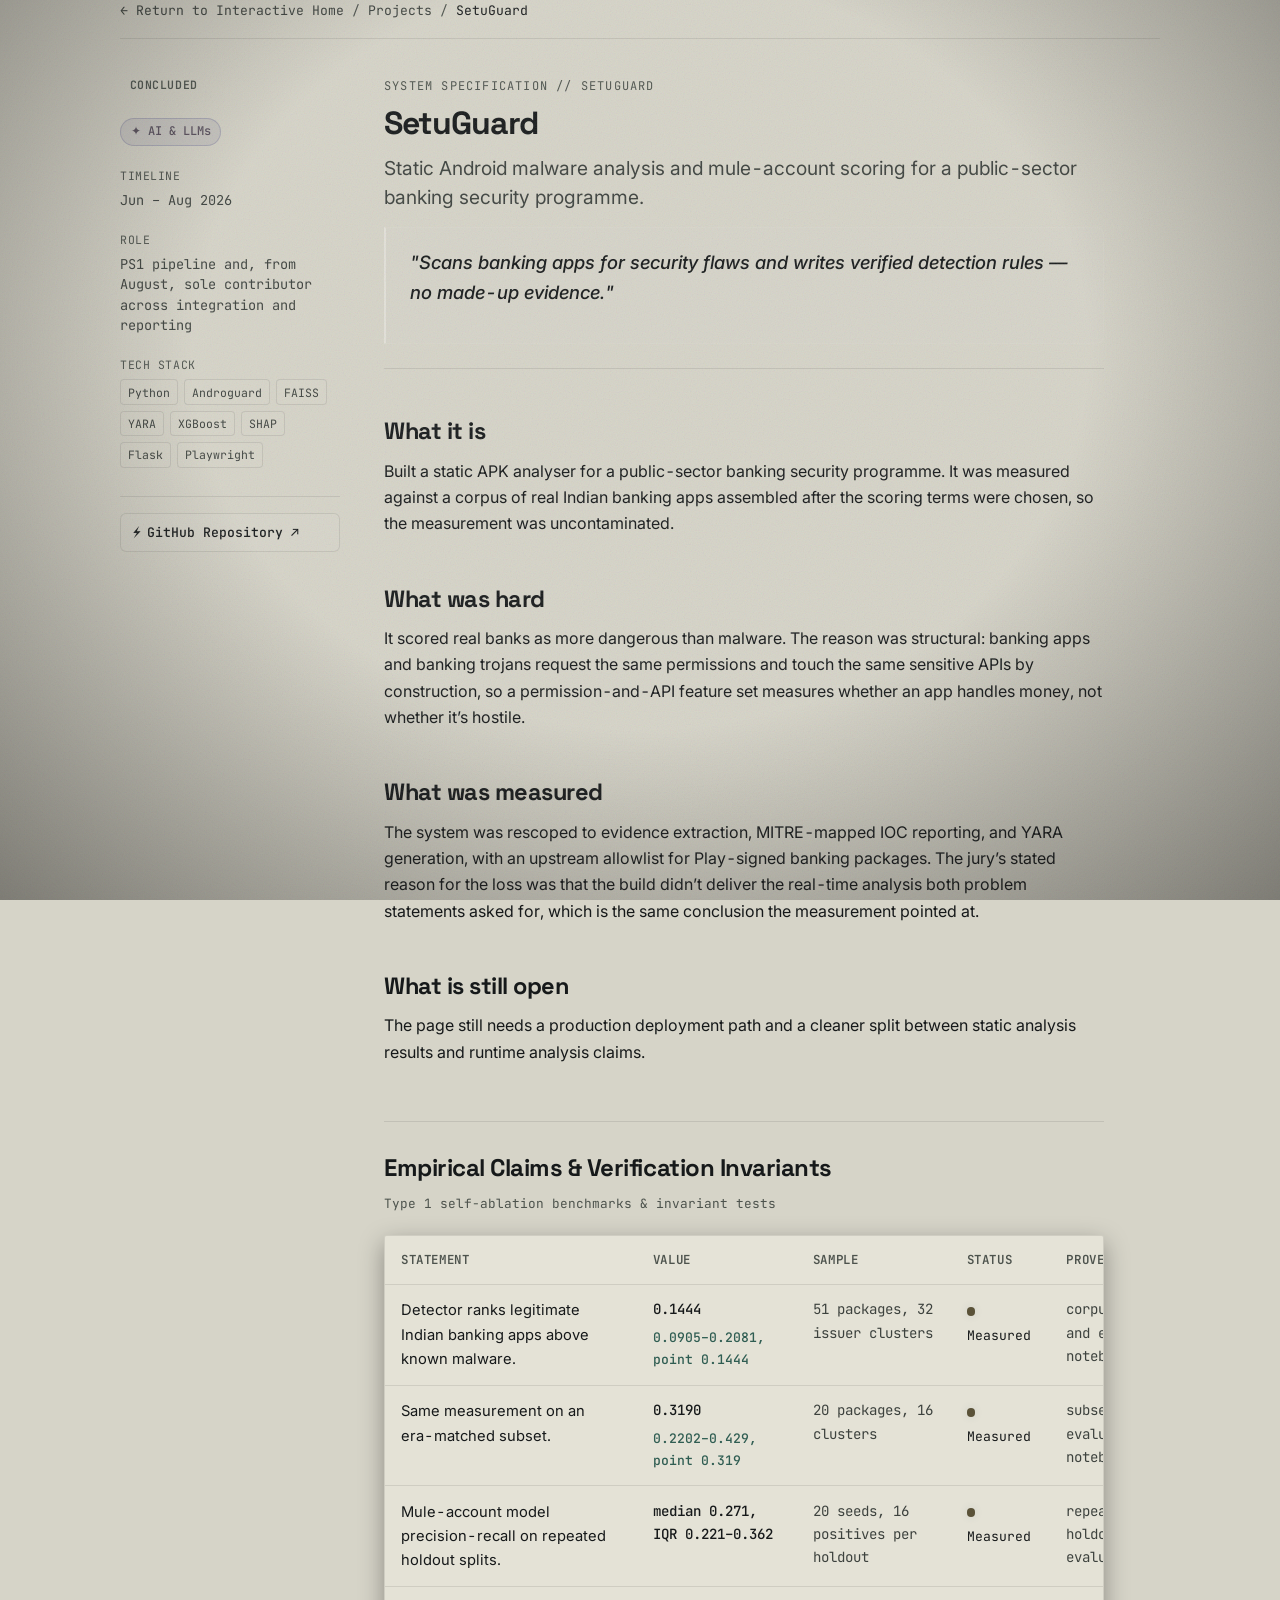
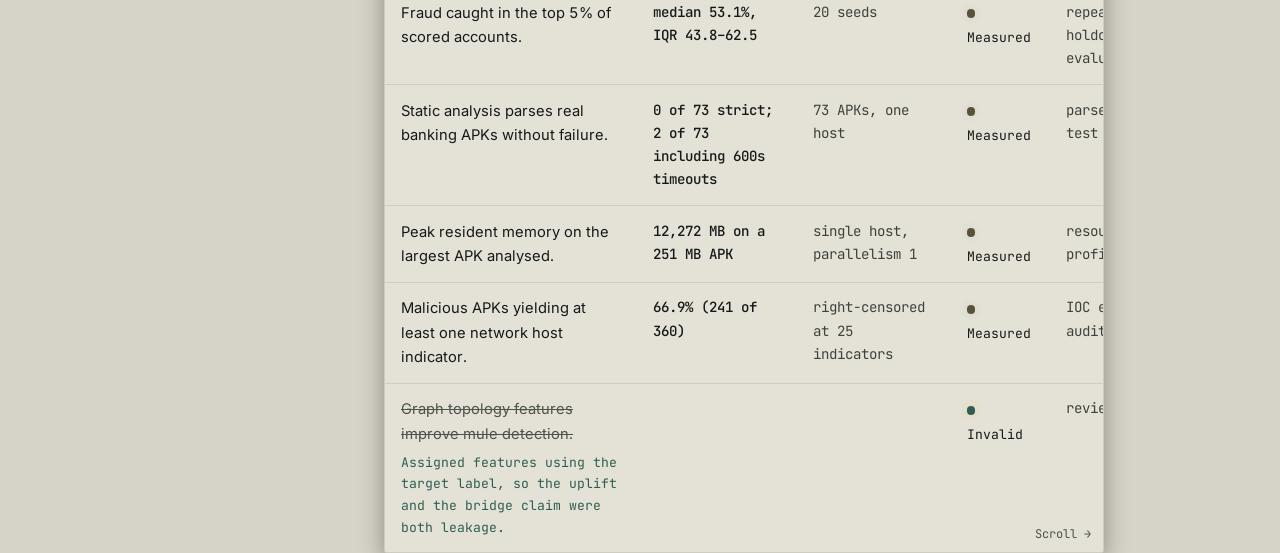
<file: work/setuguard/index.html>
<!DOCTYPE html><html lang="en" data-astro-cid-37fxchfa> <head><meta charset="utf-8"><meta name="viewport" content="width=device-width, initial-scale=1"><meta name="description" content="Static Android malware analysis and mule-account scoring for a public-sector banking security programme."><link rel="canonical" href="https://raghavpathak.me/work/setuguard/"><meta property="og:title" content="SetuGuard | Raghav Pathak"><meta property="og:description" content="Scans banking apps for security flaws and writes verified detection rules — no made-up evidence."><meta property="og:url" content="https://raghavpathak.me/work/setuguard/"><meta property="og:type" content="article"><meta property="og:image" content="https://raghavpathak.me/og.png"><meta property="og:image:width" content="1200"><meta property="og:image:height" content="630"><meta name="twitter:card" content="summary_large_image"><title>SetuGuard | Systems Architecture &amp; Work</title><!-- Fonts load async so a slow/blocked font fetch can never stall the boot
         overlay's dismiss script (see note in global.css). The print-media
         swap trick keeps this <link> out of the render/script-blocking path;
         <noscript> covers browsers with JS disabled. --><link rel="preconnect" href="https://fonts.googleapis.com"><link rel="preconnect" href="https://fonts.gstatic.com" crossorigin><link rel="stylesheet" href="https://fonts.googleapis.com/css2?family=Inter:wght@400;500;600;700&family=JetBrains+Mono:ital,wght@0,400;0,500;0,600;0,700;1,400&family=Space+Grotesk:wght@500;600;700&display=swap" media="print" onload="this.media='all'"><noscript><link rel="stylesheet" href="https://fonts.googleapis.com/css2?family=Inter:wght@400;500;600;700&family=JetBrains+Mono:ital,wght@0,400;0,500;0,600;0,700;1,400&family=Space+Grotesk:wght@500;600;700&display=swap"></noscript><link rel="stylesheet" href="/_astro/about.C6YEJ0O4.css">
<style>.prose[data-astro-cid-apjhz64k]{max-width:72ch;font-size:1rem}.prose[data-astro-cid-apjhz64k] h1{font-size:2rem;line-height:1.15;margin:0 0 .75rem}.prose[data-astro-cid-apjhz64k] h2{font-size:1.47rem;line-height:1.2;margin:3rem 0 .75rem}.prose[data-astro-cid-apjhz64k] h3{font-size:1.18rem;line-height:1.3;margin:2rem 0 .5rem}.prose[data-astro-cid-apjhz64k] p,.prose[data-astro-cid-apjhz64k] ul,.prose[data-astro-cid-apjhz64k] ol,.prose[data-astro-cid-apjhz64k] pre{margin:0 0 1rem}.prose[data-astro-cid-apjhz64k] code{font-family:var(--font-mono);font-size:.875em;background:#ffffff0f;padding:.15rem .4rem;border-radius:4px;border:1px solid var(--rule)}.prose[data-astro-cid-apjhz64k] pre code{background:transparent;padding:0;border:none}.prose[data-astro-cid-apjhz64k] a{background-image:linear-gradient(currentColor,currentColor);background-repeat:no-repeat;background-position:0 100%;background-size:0% 1px;transition:background-size .35s cubic-bezier(.22,.9,.3,1),color .15s ease}.prose[data-astro-cid-apjhz64k] a:hover{background-size:100% 1px}@media(prefers-reduced-motion:reduce){.prose[data-astro-cid-apjhz64k] a{transition:none}}
</style>
<link rel="stylesheet" href="/_astro/_slug_.DcOjQxCg.css"></head> <body data-astro-cid-37fxchfa> <div id="boot-overlay" class="boot-overlay" aria-hidden="true" data-astro-cid-qozdfemc> <div class="boot-scan-line" id="boot-scan-line" data-astro-cid-qozdfemc></div> <div class="boot-grid" data-astro-cid-qozdfemc> <div class="boot-main" data-astro-cid-qozdfemc> <div class="boot-emblem" data-astro-cid-qozdfemc> <span class="boot-emblem-dot" data-astro-cid-qozdfemc></span> <span class="boot-emblem-name" data-astro-cid-qozdfemc>RAGHAV PATHAK</span> </div> <div class="boot-scramble-line" id="boot-scramble-line" data-astro-cid-qozdfemc>INITIALIZING</div> <div class="boot-progress-wrapper" data-astro-cid-qozdfemc> <div class="boot-progress-track" data-astro-cid-qozdfemc> <div class="boot-progress-bar" id="boot-progress-bar" data-astro-cid-qozdfemc></div> </div> <div class="boot-counter" id="boot-counter" data-astro-cid-qozdfemc>0%</div> </div> </div> <div class="boot-log" id="boot-log" aria-hidden="true" data-astro-cid-qozdfemc></div> </div> </div> <script>
  (function() {
    var overlay = document.getElementById('boot-overlay');
    if (!overlay) return;

    // Hard failsafe: no matter what else on this page fails — a thrown error,
    // a stalled network fetch, requestAnimationFrame getting throttled/paused
    // in a backgrounded tab — the overlay is force-dismissed after a fixed
    // timeout. This timer is armed before any other logic below runs.
    var failsafeMs = 2000;
    var failsafeTimer = setTimeout(forceDismiss, failsafeMs);

    function forceDismiss() {
      clearTimeout(failsafeTimer);
      overlay.classList.add('boot-fade-out');
      overlay.style.display = 'none';
      try { sessionStorage.setItem('portfolio_boot_seen', 'true'); } catch (e) {}
    }

    try {
      runBootSequence();
    } catch (e) {
      forceDismiss();
    }

    function runBootSequence() {

    var reduceMotion = window.matchMedia && window.matchMedia('(prefers-reduced-motion: reduce)').matches;

    var hasBooted = false;
    try {
      hasBooted = sessionStorage.getItem('portfolio_boot_seen') === 'true';
    } catch (e) {}

    var urlParams = new URLSearchParams(window.location.search);
    var forceReboot = urlParams.get('reboot') === 'true';

    if ((hasBooted && !forceReboot) || reduceMotion) {
      clearTimeout(failsafeTimer);
      overlay.style.display = 'none';
      try { sessionStorage.setItem('portfolio_boot_seen', 'true'); } catch (e) {}
      return;
    }

    overlay.style.display = 'flex';

    var scrambleEl = document.getElementById('boot-scramble-line');
    var barEl = document.getElementById('boot-progress-bar');
    var counterEl = document.getElementById('boot-counter');
    var logEl = document.getElementById('boot-log');

    var isDone = false;
    var startTime = performance.now();
    var duration = 1700;

    var targetWords = ['DECRYPTING', 'CALIBRATING', 'SYSTEM READY'];
    var glyphs = '0123456789ABCDEF!@#$%&*';

    var logLines = [
      'INITIALIZE CORE SYSTEM',
      'LOAD CRYPTOGRAPHIC CONTEXT',
      'VERIFY MEASUREMENT PROVENANCE',
      'SYNC PROJECT INDEX',
      'CALIBRATE TIMING-SAFE PRIMITIVES',
      'SYSTEM READY'
    ];
    var loggedCount = 0;

    function appendLogLines(upTo) {
      while (loggedCount < upTo && loggedCount < logLines.length) {
        var line = document.createElement('div');
        line.className = 'boot-log-line';
        var idx = document.createElement('span');
        idx.className = 'boot-log-idx';
        idx.textContent = String(loggedCount + 1).padStart(3, '0');
        var text = document.createElement('span');
        text.textContent = logLines[loggedCount];
        line.appendChild(idx);
        line.appendChild(text);
        if (logEl) logEl.appendChild(line);
        loggedCount++;
      }
    }

    function finish() {
      if (isDone) return;
      isDone = true;
      clearTimeout(failsafeTimer);

      if (barEl) barEl.style.width = '100%';
      if (counterEl) counterEl.textContent = '100%';
      if (scrambleEl) scrambleEl.textContent = 'SYSTEM READY';
      appendLogLines(logLines.length);

      try {
        sessionStorage.setItem('portfolio_boot_seen', 'true');
      } catch (e) {}

      overlay.classList.add('boot-fade-out');
      setTimeout(function() {
        overlay.style.display = 'none';
      }, 350);
    }

    function frame(now) {
      if (isDone) return;
      var elapsed = now - startTime;
      var progress = Math.min(elapsed / duration, 1);

      var ease = 1 - Math.pow(1 - progress, 2);
      var currentPct = Math.floor(ease * 100);

      if (barEl) barEl.style.width = currentPct + '%';
      if (counterEl) counterEl.textContent = currentPct + '%';

      appendLogLines(Math.ceil(progress * logLines.length));

      var wordIndex = Math.min(Math.floor(progress * targetWords.length), targetWords.length - 1);
      var targetWord = targetWords[wordIndex];

      if (progress >= 0.95) {
        if (scrambleEl) scrambleEl.textContent = 'SYSTEM READY';
      } else if (Math.random() < 0.35 && scrambleEl) {
        var scrambled = '';
        for (var i = 0; i < targetWord.length; i++) {
          scrambled += Math.random() < 0.4 ? glyphs[Math.floor(Math.random() * glyphs.length)] : targetWord[i];
        }
        scrambleEl.textContent = scrambled;
      }

      if (progress < 1) {
        requestAnimationFrame(frame);
      } else {
        setTimeout(finish, 200);
      }
    }

    requestAnimationFrame(frame);

    overlay.addEventListener('click', finish);
    window.addEventListener('keydown', function(e) {
      if (e.key === 'Escape' || e.code === 'Escape') {
        finish();
      }
    });

    } // end runBootSequence
  })();
</script>  <div class="interactive-bg-wrapper" id="interactive-bg-wrapper" aria-hidden="true" data-astro-cid-t4ic7t5r> <div class="paper-vignette" data-astro-cid-t4ic7t5r></div> <div class="paper-grain" data-astro-cid-t4ic7t5r></div> <div class="glyph-drift" data-astro-cid-t4ic7t5r> <span class="drift-glyph" style="left:69.0%; font-size:15px; animation-duration:25.3s; animation-delay:-16.1s; --drift-x:20px;" data-astro-cid-t4ic7t5r> ! </span><span class="drift-glyph" style="left:69.2%; font-size:19px; animation-duration:21.2s; animation-delay:-12.7s; --drift-x:12px;" data-astro-cid-t4ic7t5r> D </span><span class="drift-glyph" style="left:53.8%; font-size:19px; animation-duration:19.2s; animation-delay:-22.7s; --drift-x:-12px;" data-astro-cid-t4ic7t5r> &amp; </span><span class="drift-glyph" style="left:80.8%; font-size:16px; animation-duration:22.7s; animation-delay:-6.7s; --drift-x:20px;" data-astro-cid-t4ic7t5r> ! </span><span class="drift-glyph" style="left:54.4%; font-size:13px; animation-duration:23.0s; animation-delay:-21.7s; --drift-x:-12px;" data-astro-cid-t4ic7t5r> 2 </span><span class="drift-glyph" style="left:18.8%; font-size:19px; animation-duration:23.4s; animation-delay:-0.2s; --drift-x:14px;" data-astro-cid-t4ic7t5r> &amp; </span><span class="drift-glyph" style="left:10.7%; font-size:13px; animation-duration:21.6s; animation-delay:-8.3s; --drift-x:-3px;" data-astro-cid-t4ic7t5r> F </span><span class="drift-glyph" style="left:56.0%; font-size:19px; animation-duration:23.0s; animation-delay:-28.3s; --drift-x:-14px;" data-astro-cid-t4ic7t5r> A </span><span class="drift-glyph" style="left:23.3%; font-size:14px; animation-duration:24.4s; animation-delay:-17.4s; --drift-x:22px;" data-astro-cid-t4ic7t5r> F </span><span class="drift-glyph" style="left:8.9%; font-size:17px; animation-duration:31.1s; animation-delay:-24.3s; --drift-x:-22px;" data-astro-cid-t4ic7t5r> * </span><span class="drift-glyph" style="left:77.3%; font-size:12px; animation-duration:19.9s; animation-delay:-21.4s; --drift-x:-11px;" data-astro-cid-t4ic7t5r> 4 </span><span class="drift-glyph" style="left:85.7%; font-size:16px; animation-duration:23.8s; animation-delay:-0.3s; --drift-x:15px;" data-astro-cid-t4ic7t5r> &amp; </span><span class="drift-glyph" style="left:96.4%; font-size:16px; animation-duration:22.5s; animation-delay:-3.1s; --drift-x:-6px;" data-astro-cid-t4ic7t5r> 8 </span><span class="drift-glyph" style="left:23.9%; font-size:16px; animation-duration:25.2s; animation-delay:-4.8s; --drift-x:18px;" data-astro-cid-t4ic7t5r> F </span><span class="drift-glyph" style="left:82.4%; font-size:16px; animation-duration:26.5s; animation-delay:-18.7s; --drift-x:6px;" data-astro-cid-t4ic7t5r> 7 </span><span class="drift-glyph" style="left:71.4%; font-size:12px; animation-duration:27.5s; animation-delay:-21.9s; --drift-x:21px;" data-astro-cid-t4ic7t5r> D </span><span class="drift-glyph" style="left:24.8%; font-size:20px; animation-duration:28.8s; animation-delay:-5.3s; --drift-x:13px;" data-astro-cid-t4ic7t5r> 7 </span><span class="drift-glyph" style="left:13.7%; font-size:20px; animation-duration:26.6s; animation-delay:-7.9s; --drift-x:13px;" data-astro-cid-t4ic7t5r> # </span><span class="drift-glyph" style="left:78.3%; font-size:18px; animation-duration:27.7s; animation-delay:-9.1s; --drift-x:18px;" data-astro-cid-t4ic7t5r> @ </span><span class="drift-glyph" style="left:65.9%; font-size:17px; animation-duration:22.6s; animation-delay:-26.6s; --drift-x:9px;" data-astro-cid-t4ic7t5r> * </span> </div> <div class="lantern-glow" id="lantern-glow" data-astro-cid-t4ic7t5r></div> </div> <script>
  (function() {
    var lantern = document.getElementById('lantern-glow');
    var wrapper = document.getElementById('interactive-bg-wrapper');
    if (!lantern || !wrapper) return;

    var reduceMotion = window.matchMedia && window.matchMedia('(prefers-reduced-motion: reduce)').matches;
    var canHover = window.matchMedia && window.matchMedia('(hover: hover) and (pointer: fine)').matches;

    // --- Warm lantern light, gently trailing the cursor ---
    if (canHover && !reduceMotion) {
      var lx = window.innerWidth / 2;
      var ly = window.innerHeight * 0.35;
      var tx = lx;
      var ty = ly;
      var rafId = null;

      window.addEventListener('mousemove', function(e) {
        tx = e.clientX;
        ty = e.clientY;
        lantern.classList.add('is-lit');
      }, { passive: true });

      window.addEventListener('mouseleave', function() {
        lantern.classList.remove('is-lit');
      }, { passive: true });

      function tick() {
        lx += (tx - lx) * 0.045;
        ly += (ty - ly) * 0.045;
        lantern.style.transform = 'translate3d(' + (lx - 260) + 'px, ' + (ly - 260) + 'px, 0)';
        rafId = requestAnimationFrame(tick);
      }

      document.addEventListener('visibilitychange', function() {
        if (document.hidden) {
          if (rafId) cancelAnimationFrame(rafId);
          rafId = null;
        } else if (!rafId) {
          rafId = requestAnimationFrame(tick);
        }
      });

      rafId = requestAnimationFrame(tick);
    } else {
      lantern.style.display = 'none';
    }

    // --- Scroll-driven parallax on the paper grain: moves at a visibly different
    // rate than the page content so scrolling itself reads as motion, not just
    // content sliding by. Offset is capped so long pages can't drag the (finite)
    // grain layer's edge into view.
    if (!reduceMotion) {
      var ticking = false;
      window.addEventListener('scroll', function() {
        if (ticking) return;
        ticking = true;
        requestAnimationFrame(function() {
          var maxOffset = window.innerHeight * 0.3;
          var offset = Math.min(window.scrollY * 0.14, maxOffset);
          wrapper.style.setProperty('--parallax-y', offset.toFixed(1) + 'px');
          ticking = false;
        });
      }, { passive: true });
    }
  })();
</script>   <div class="detail-container" data-astro-cid-by4zwojz> <nav class="breadcrumb-nav" data-astro-cid-by4zwojz> <a href="/" class="crumb-link ink-link" data-astro-cid-by4zwojz>&larr; Return to Interactive Home</a> <span class="crumb-sep" data-astro-cid-by4zwojz>/</span> <a href="/work/" class="crumb-link ink-link" data-astro-cid-by4zwojz>Projects</a> <span class="crumb-sep" data-astro-cid-by4zwojz>/</span> <span class="crumb-curr" data-astro-cid-by4zwojz>SetuGuard</span> </nav> <main class="page grid" data-astro-cid-by4zwojz> <aside class="rail" data-astro-cid-csby2m2u>  <div class="rail-box" data-astro-cid-by4zwojz> <span class="status-pill status-{project.data.state}" data-astro-cid-by4zwojz>CONCLUDED</span> <span class="domain-badge domain-ai" data-astro-cid-by4zwojz> ✦ AI &amp; LLMs </span>  <div class="rail-meta-group" data-astro-cid-by4zwojz> <span class="rail-label" data-astro-cid-by4zwojz>Timeline</span> <p class="rail-val" data-astro-cid-by4zwojz>Jun – Aug 2026</p> </div> <div class="rail-meta-group" data-astro-cid-by4zwojz> <span class="rail-label" data-astro-cid-by4zwojz>Role</span> <p class="rail-val" data-astro-cid-by4zwojz>PS1 pipeline and, from August, sole contributor across integration and reporting</p> </div> <div class="rail-meta-group" data-astro-cid-by4zwojz> <span class="rail-label" data-astro-cid-by4zwojz>Tech Stack</span> <div class="rail-tags" data-astro-cid-by4zwojz> <span class="rail-tag" data-astro-cid-by4zwojz>Python</span><span class="rail-tag" data-astro-cid-by4zwojz>Androguard</span><span class="rail-tag" data-astro-cid-by4zwojz>FAISS</span><span class="rail-tag" data-astro-cid-by4zwojz>YARA</span><span class="rail-tag" data-astro-cid-by4zwojz>XGBoost</span><span class="rail-tag" data-astro-cid-by4zwojz>SHAP</span><span class="rail-tag" data-astro-cid-by4zwojz>Flask</span><span class="rail-tag" data-astro-cid-by4zwojz>Playwright</span> </div> </div> <div class="rail-links" data-astro-cid-by4zwojz> <a href="https://github.com/raghavpathak30/SetuGuard" target="_blank" rel="noreferrer" class="rail-btn btn-repo" data-astro-cid-by4zwojz> <span class="btn-icon" data-astro-cid-by4zwojz>⚡</span> GitHub Repository ↗
</a>   </div> </div>  </aside>  <div class="prose" data-astro-cid-apjhz64k="true">  <div class="project-header" data-astro-cid-by4zwojz> <div class="header-pre" data-astro-cid-by4zwojz> <span class="proj-id" data-astro-cid-by4zwojz>SYSTEM SPECIFICATION // SETUGUARD</span> </div> <h1 class="project-title" data-astro-cid-by4zwojz>SetuGuard</h1> <p class="project-tagline" data-astro-cid-by4zwojz>Static Android malware analysis and mule-account scoring for a public-sector banking security programme.</p> <div class="punchline-callout" data-astro-cid-by4zwojz> <p class="punchline-text" data-astro-cid-by4zwojz>"Scans banking apps for security flaws and writes verified detection rules — no made-up evidence."</p> </div> </div> <div class="deep-dive-body" data-astro-cid-by4zwojz> <h2 id="what-it-is">What it is</h2>
<p>Built a static APK analyser for a public-sector banking security programme. It was measured against a corpus of real Indian banking apps assembled after the scoring terms were chosen, so the measurement was uncontaminated.</p>
<h2 id="what-was-hard">What was hard</h2>
<p>It scored real banks as more dangerous than malware. The reason was structural: banking apps and banking trojans request the same permissions and touch the same sensitive APIs by construction, so a permission-and-API feature set measures whether an app handles money, not whether it’s hostile.</p>
<h2 id="what-was-measured">What was measured</h2>
<p>The system was rescoped to evidence extraction, MITRE-mapped IOC reporting, and YARA generation, with an upstream allowlist for Play-signed banking packages. The jury’s stated reason for the loss was that the build didn’t deliver the real-time analysis both problem statements asked for, which is the same conclusion the measurement pointed at.</p>
<h2 id="what-is-still-open">What is still open</h2>
<p>The page still needs a production deployment path and a cleaner split between static analysis results and runtime analysis claims.</p> </div> <div class="claims-section" data-astro-cid-by4zwojz> <div class="claims-head" data-astro-cid-by4zwojz> <h2 data-astro-cid-by4zwojz>Empirical Claims &amp; Verification Invariants</h2> <span class="claims-meta" data-astro-cid-by4zwojz>Type 1 self-ablation benchmarks &amp; invariant tests</span> </div> <div class="claim-table-wrap" data-astro-cid-qiitayu6> <table class="claim-table" data-astro-cid-qiitayu6> <thead data-astro-cid-qiitayu6> <tr data-astro-cid-qiitayu6> <th data-astro-cid-qiitayu6>statement</th> <th data-astro-cid-qiitayu6>value</th> <th data-astro-cid-qiitayu6>sample</th> <th data-astro-cid-qiitayu6>status</th> <th data-astro-cid-qiitayu6>provenance</th> </tr> </thead> <tbody data-astro-cid-qiitayu6> <tr class="claim-measured" data-astro-cid-qiitayu6> <td data-astro-cid-qiitayu6> Detector ranks legitimate Indian banking apps above known malware.  </td> <td class="col-value" data-astro-cid-qiitayu6> 0.1444 <div class="note" data-astro-cid-qiitayu6>0.0905–0.2081, point 0.1444</div> </td> <td class="col-sample" data-astro-cid-qiitayu6>51 packages, 32 issuer clusters</td> <td data-astro-cid-qiitayu6> <span class="status status-measured" aria-hidden="true" data-astro-cid-qiitayu6></span> <span class="status-label" data-astro-cid-qiitayu6>Measured</span> </td> <td class="col-provenance" data-astro-cid-qiitayu6>corpus snapshot and evaluation notebook</td> </tr><tr class="claim-measured" data-astro-cid-qiitayu6> <td data-astro-cid-qiitayu6> Same measurement on an era-matched subset.  </td> <td class="col-value" data-astro-cid-qiitayu6> 0.3190 <div class="note" data-astro-cid-qiitayu6>0.2202–0.429, point 0.319</div> </td> <td class="col-sample" data-astro-cid-qiitayu6>20 packages, 16 clusters</td> <td data-astro-cid-qiitayu6> <span class="status status-measured" aria-hidden="true" data-astro-cid-qiitayu6></span> <span class="status-label" data-astro-cid-qiitayu6>Measured</span> </td> <td class="col-provenance" data-astro-cid-qiitayu6>subset evaluation notebook</td> </tr><tr class="claim-measured" data-astro-cid-qiitayu6> <td data-astro-cid-qiitayu6> Mule-account model precision-recall on repeated holdout splits.  </td> <td class="col-value" data-astro-cid-qiitayu6> median 0.271, IQR 0.221–0.362  </td> <td class="col-sample" data-astro-cid-qiitayu6>20 seeds, 16 positives per holdout</td> <td data-astro-cid-qiitayu6> <span class="status status-measured" aria-hidden="true" data-astro-cid-qiitayu6></span> <span class="status-label" data-astro-cid-qiitayu6>Measured</span> </td> <td class="col-provenance" data-astro-cid-qiitayu6>repeated holdout evaluation</td> </tr><tr class="claim-measured" data-astro-cid-qiitayu6> <td data-astro-cid-qiitayu6> Fraud caught in the top 5% of scored accounts.  </td> <td class="col-value" data-astro-cid-qiitayu6> median 53.1%, IQR 43.8–62.5  </td> <td class="col-sample" data-astro-cid-qiitayu6>20 seeds</td> <td data-astro-cid-qiitayu6> <span class="status status-measured" aria-hidden="true" data-astro-cid-qiitayu6></span> <span class="status-label" data-astro-cid-qiitayu6>Measured</span> </td> <td class="col-provenance" data-astro-cid-qiitayu6>repeated holdout evaluation</td> </tr><tr class="claim-measured" data-astro-cid-qiitayu6> <td data-astro-cid-qiitayu6> Static analysis parses real banking APKs without failure.  </td> <td class="col-value" data-astro-cid-qiitayu6> 0 of 73 strict; 2 of 73 including 600s timeouts  </td> <td class="col-sample" data-astro-cid-qiitayu6>73 APKs, one host</td> <td data-astro-cid-qiitayu6> <span class="status status-measured" aria-hidden="true" data-astro-cid-qiitayu6></span> <span class="status-label" data-astro-cid-qiitayu6>Measured</span> </td> <td class="col-provenance" data-astro-cid-qiitayu6>parser stress test</td> </tr><tr class="claim-measured" data-astro-cid-qiitayu6> <td data-astro-cid-qiitayu6> Peak resident memory on the largest APK analysed.  </td> <td class="col-value" data-astro-cid-qiitayu6> 12,272 MB on a 251 MB APK  </td> <td class="col-sample" data-astro-cid-qiitayu6>single host, parallelism 1</td> <td data-astro-cid-qiitayu6> <span class="status status-measured" aria-hidden="true" data-astro-cid-qiitayu6></span> <span class="status-label" data-astro-cid-qiitayu6>Measured</span> </td> <td class="col-provenance" data-astro-cid-qiitayu6>resource profiling run</td> </tr><tr class="claim-measured" data-astro-cid-qiitayu6> <td data-astro-cid-qiitayu6> Malicious APKs yielding at least one network host indicator.  </td> <td class="col-value" data-astro-cid-qiitayu6> 66.9% (241 of 360)  </td> <td class="col-sample" data-astro-cid-qiitayu6>right-censored at 25 indicators</td> <td data-astro-cid-qiitayu6> <span class="status status-measured" aria-hidden="true" data-astro-cid-qiitayu6></span> <span class="status-label" data-astro-cid-qiitayu6>Measured</span> </td> <td class="col-provenance" data-astro-cid-qiitayu6>IOC extraction audit</td> </tr><tr class="claim-invalid" data-astro-cid-qiitayu6> <td data-astro-cid-qiitayu6> <del data-astro-cid-qiitayu6>Graph topology features improve mule detection.</del> <div class="note" data-astro-cid-qiitayu6>Assigned features using the target label, so the uplift and the bridge claim were both leakage.</div> </td> <td class="col-value" data-astro-cid-qiitayu6>   </td> <td class="col-sample" data-astro-cid-qiitayu6></td> <td data-astro-cid-qiitayu6> <span class="status status-invalid" aria-hidden="true" data-astro-cid-qiitayu6></span> <span class="status-label" data-astro-cid-qiitayu6>Invalid</span> </td> <td class="col-provenance" data-astro-cid-qiitayu6>review finding</td> </tr> </tbody> </table> </div>  </div> </div>  </main> </div>  <script>
  (function() {
    window.setPortfolioTheme = function(theme) {
      if (!theme || !['modern', 'matrix', 'amber', 'nord'].includes(theme)) theme = 'modern';
      if (theme === 'modern') {
        document.documentElement.removeAttribute('data-theme');
        document.documentElement.setAttribute('data-theme', 'modern');
      } else {
        document.documentElement.setAttribute('data-theme', theme);
      }
      try { localStorage.setItem('portfolio-theme', theme); } catch (e) {}

      document.querySelectorAll('.btn-theme, .btn-theme-pill').forEach(function(btn) {
        if (btn.getAttribute('data-theme-val') === theme) {
          btn.classList.add('active');
        } else {
          btn.classList.remove('active');
        }
      });
    };

    window.cycleTheme = function() {
      var themes = ['modern', 'amber', 'nord', 'matrix'];
      var current = document.documentElement.getAttribute('data-theme') || 'modern';
      var idx = themes.indexOf(current);
      var next = themes[(idx + 1) % themes.length];
      window.setPortfolioTheme(next);
    };

    var targetTheme = 'modern';
    try {
      var savedTheme = localStorage.getItem('portfolio-theme');
      if (savedTheme && ['modern', 'matrix', 'amber', 'nord'].includes(savedTheme)) targetTheme = savedTheme;
    } catch (e) {}
    if (targetTheme !== 'modern') document.documentElement.setAttribute('data-theme', targetTheme);

    document.addEventListener('DOMContentLoaded', function() {
      window.setPortfolioTheme(targetTheme);
    });
  })();
</script> <script>
  (function() {
    var reduceMotion = window.matchMedia && window.matchMedia('(prefers-reduced-motion: reduce)').matches;

    function reveal(el) {
      el.classList.add('is-visible');
    }

    function draw(el) {
      el.classList.add('is-drawn');
    }

    function init() {
      var revealEls = document.querySelectorAll('[data-reveal]');
      var drawEls = document.querySelectorAll('[data-draw-line]');

      if (reduceMotion || !('IntersectionObserver' in window)) {
        revealEls.forEach(reveal);
        drawEls.forEach(draw);
        return;
      }

      var observer = new IntersectionObserver(function(entries, obs) {
        entries.forEach(function(entry) {
          if (!entry.isIntersecting) return;
          if (entry.target.hasAttribute('data-reveal')) reveal(entry.target);
          if (entry.target.hasAttribute('data-draw-line')) draw(entry.target);
          obs.unobserve(entry.target);
        });
      }, { threshold: 0.15, rootMargin: '0px 0px -40px 0px' });

      revealEls.forEach(function(el) { observer.observe(el); });
      drawEls.forEach(function(el) { observer.observe(el); });
    }

    if (document.readyState === 'loading') {
      document.addEventListener('DOMContentLoaded', init);
    } else {
      init();
    }
  })();
</script> </body></html><!-- Sitewide Theme Controller (Modern / Amber / Nord / Matrix) -->
</file>
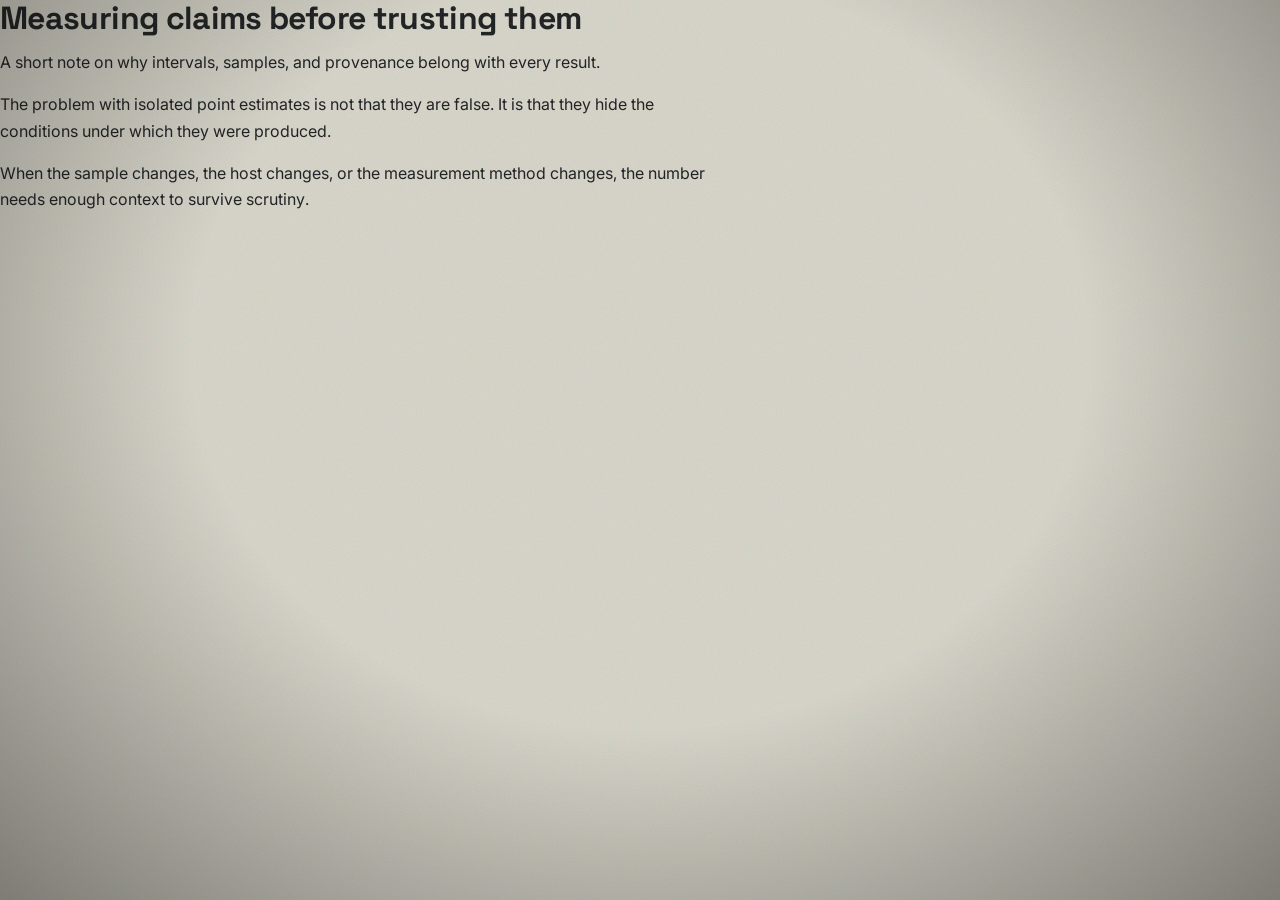
<file: writing/measurement-note/index.html>
<!DOCTYPE html><html lang="en" data-astro-cid-37fxchfa> <head><meta charset="utf-8"><meta name="viewport" content="width=device-width, initial-scale=1"><meta name="description" content><link rel="canonical" href="https://raghavpathak.me/writing/measurement-note/"><meta property="og:title" content="Measuring claims before trusting them | Writing"><meta property="og:description" content><meta property="og:url" content="https://raghavpathak.me/writing/measurement-note/"><meta property="og:type" content="website"><meta property="og:image" content="https://raghavpathak.me/og.png"><meta property="og:image:width" content="1200"><meta property="og:image:height" content="630"><meta name="twitter:card" content="summary_large_image"><title>Measuring claims before trusting them | Writing</title><!-- Fonts load async so a slow/blocked font fetch can never stall the boot
         overlay's dismiss script (see note in global.css). The print-media
         swap trick keeps this <link> out of the render/script-blocking path;
         <noscript> covers browsers with JS disabled. --><link rel="preconnect" href="https://fonts.googleapis.com"><link rel="preconnect" href="https://fonts.gstatic.com" crossorigin><link rel="stylesheet" href="https://fonts.googleapis.com/css2?family=Inter:wght@400;500;600;700&family=JetBrains+Mono:ital,wght@0,400;0,500;0,600;0,700;1,400&family=Space+Grotesk:wght@500;600;700&display=swap" media="print" onload="this.media='all'"><noscript><link rel="stylesheet" href="https://fonts.googleapis.com/css2?family=Inter:wght@400;500;600;700&family=JetBrains+Mono:ital,wght@0,400;0,500;0,600;0,700;1,400&family=Space+Grotesk:wght@500;600;700&display=swap"></noscript><link rel="stylesheet" href="/_astro/about.C6YEJ0O4.css">
<style>.prose[data-astro-cid-apjhz64k]{max-width:72ch;font-size:1rem}.prose[data-astro-cid-apjhz64k] h1{font-size:2rem;line-height:1.15;margin:0 0 .75rem}.prose[data-astro-cid-apjhz64k] h2{font-size:1.47rem;line-height:1.2;margin:3rem 0 .75rem}.prose[data-astro-cid-apjhz64k] h3{font-size:1.18rem;line-height:1.3;margin:2rem 0 .5rem}.prose[data-astro-cid-apjhz64k] p,.prose[data-astro-cid-apjhz64k] ul,.prose[data-astro-cid-apjhz64k] ol,.prose[data-astro-cid-apjhz64k] pre{margin:0 0 1rem}.prose[data-astro-cid-apjhz64k] code{font-family:var(--font-mono);font-size:.875em;background:#ffffff0f;padding:.15rem .4rem;border-radius:4px;border:1px solid var(--rule)}.prose[data-astro-cid-apjhz64k] pre code{background:transparent;padding:0;border:none}.prose[data-astro-cid-apjhz64k] a{background-image:linear-gradient(currentColor,currentColor);background-repeat:no-repeat;background-position:0 100%;background-size:0% 1px;transition:background-size .35s cubic-bezier(.22,.9,.3,1),color .15s ease}.prose[data-astro-cid-apjhz64k] a:hover{background-size:100% 1px}@media(prefers-reduced-motion:reduce){.prose[data-astro-cid-apjhz64k] a{transition:none}}
</style></head> <body data-astro-cid-37fxchfa> <div id="boot-overlay" class="boot-overlay" aria-hidden="true" data-astro-cid-qozdfemc> <div class="boot-scan-line" id="boot-scan-line" data-astro-cid-qozdfemc></div> <div class="boot-grid" data-astro-cid-qozdfemc> <div class="boot-main" data-astro-cid-qozdfemc> <div class="boot-emblem" data-astro-cid-qozdfemc> <span class="boot-emblem-dot" data-astro-cid-qozdfemc></span> <span class="boot-emblem-name" data-astro-cid-qozdfemc>RAGHAV PATHAK</span> </div> <div class="boot-scramble-line" id="boot-scramble-line" data-astro-cid-qozdfemc>INITIALIZING</div> <div class="boot-progress-wrapper" data-astro-cid-qozdfemc> <div class="boot-progress-track" data-astro-cid-qozdfemc> <div class="boot-progress-bar" id="boot-progress-bar" data-astro-cid-qozdfemc></div> </div> <div class="boot-counter" id="boot-counter" data-astro-cid-qozdfemc>0%</div> </div> </div> <div class="boot-log" id="boot-log" aria-hidden="true" data-astro-cid-qozdfemc></div> </div> </div> <script>
  (function() {
    var overlay = document.getElementById('boot-overlay');
    if (!overlay) return;

    // Hard failsafe: no matter what else on this page fails — a thrown error,
    // a stalled network fetch, requestAnimationFrame getting throttled/paused
    // in a backgrounded tab — the overlay is force-dismissed after a fixed
    // timeout. This timer is armed before any other logic below runs.
    var failsafeMs = 2000;
    var failsafeTimer = setTimeout(forceDismiss, failsafeMs);

    function forceDismiss() {
      clearTimeout(failsafeTimer);
      overlay.classList.add('boot-fade-out');
      overlay.style.display = 'none';
      try { sessionStorage.setItem('portfolio_boot_seen', 'true'); } catch (e) {}
    }

    try {
      runBootSequence();
    } catch (e) {
      forceDismiss();
    }

    function runBootSequence() {

    var reduceMotion = window.matchMedia && window.matchMedia('(prefers-reduced-motion: reduce)').matches;

    var hasBooted = false;
    try {
      hasBooted = sessionStorage.getItem('portfolio_boot_seen') === 'true';
    } catch (e) {}

    var urlParams = new URLSearchParams(window.location.search);
    var forceReboot = urlParams.get('reboot') === 'true';

    if ((hasBooted && !forceReboot) || reduceMotion) {
      clearTimeout(failsafeTimer);
      overlay.style.display = 'none';
      try { sessionStorage.setItem('portfolio_boot_seen', 'true'); } catch (e) {}
      return;
    }

    overlay.style.display = 'flex';

    var scrambleEl = document.getElementById('boot-scramble-line');
    var barEl = document.getElementById('boot-progress-bar');
    var counterEl = document.getElementById('boot-counter');
    var logEl = document.getElementById('boot-log');

    var isDone = false;
    var startTime = performance.now();
    var duration = 1700;

    var targetWords = ['DECRYPTING', 'CALIBRATING', 'SYSTEM READY'];
    var glyphs = '0123456789ABCDEF!@#$%&*';

    var logLines = [
      'INITIALIZE CORE SYSTEM',
      'LOAD CRYPTOGRAPHIC CONTEXT',
      'VERIFY MEASUREMENT PROVENANCE',
      'SYNC PROJECT INDEX',
      'CALIBRATE TIMING-SAFE PRIMITIVES',
      'SYSTEM READY'
    ];
    var loggedCount = 0;

    function appendLogLines(upTo) {
      while (loggedCount < upTo && loggedCount < logLines.length) {
        var line = document.createElement('div');
        line.className = 'boot-log-line';
        var idx = document.createElement('span');
        idx.className = 'boot-log-idx';
        idx.textContent = String(loggedCount + 1).padStart(3, '0');
        var text = document.createElement('span');
        text.textContent = logLines[loggedCount];
        line.appendChild(idx);
        line.appendChild(text);
        if (logEl) logEl.appendChild(line);
        loggedCount++;
      }
    }

    function finish() {
      if (isDone) return;
      isDone = true;
      clearTimeout(failsafeTimer);

      if (barEl) barEl.style.width = '100%';
      if (counterEl) counterEl.textContent = '100%';
      if (scrambleEl) scrambleEl.textContent = 'SYSTEM READY';
      appendLogLines(logLines.length);

      try {
        sessionStorage.setItem('portfolio_boot_seen', 'true');
      } catch (e) {}

      overlay.classList.add('boot-fade-out');
      setTimeout(function() {
        overlay.style.display = 'none';
      }, 350);
    }

    function frame(now) {
      if (isDone) return;
      var elapsed = now - startTime;
      var progress = Math.min(elapsed / duration, 1);

      var ease = 1 - Math.pow(1 - progress, 2);
      var currentPct = Math.floor(ease * 100);

      if (barEl) barEl.style.width = currentPct + '%';
      if (counterEl) counterEl.textContent = currentPct + '%';

      appendLogLines(Math.ceil(progress * logLines.length));

      var wordIndex = Math.min(Math.floor(progress * targetWords.length), targetWords.length - 1);
      var targetWord = targetWords[wordIndex];

      if (progress >= 0.95) {
        if (scrambleEl) scrambleEl.textContent = 'SYSTEM READY';
      } else if (Math.random() < 0.35 && scrambleEl) {
        var scrambled = '';
        for (var i = 0; i < targetWord.length; i++) {
          scrambled += Math.random() < 0.4 ? glyphs[Math.floor(Math.random() * glyphs.length)] : targetWord[i];
        }
        scrambleEl.textContent = scrambled;
      }

      if (progress < 1) {
        requestAnimationFrame(frame);
      } else {
        setTimeout(finish, 200);
      }
    }

    requestAnimationFrame(frame);

    overlay.addEventListener('click', finish);
    window.addEventListener('keydown', function(e) {
      if (e.key === 'Escape' || e.code === 'Escape') {
        finish();
      }
    });

    } // end runBootSequence
  })();
</script>  <div class="interactive-bg-wrapper" id="interactive-bg-wrapper" aria-hidden="true" data-astro-cid-t4ic7t5r> <div class="paper-vignette" data-astro-cid-t4ic7t5r></div> <div class="paper-grain" data-astro-cid-t4ic7t5r></div> <div class="glyph-drift" data-astro-cid-t4ic7t5r> <span class="drift-glyph" style="left:8.6%; font-size:14px; animation-duration:20.7s; animation-delay:-4.1s; --drift-x:18px;" data-astro-cid-t4ic7t5r> B </span><span class="drift-glyph" style="left:45.6%; font-size:16px; animation-duration:22.3s; animation-delay:-13.8s; --drift-x:-9px;" data-astro-cid-t4ic7t5r> B </span><span class="drift-glyph" style="left:79.5%; font-size:15px; animation-duration:22.6s; animation-delay:-26s; --drift-x:7px;" data-astro-cid-t4ic7t5r> C </span><span class="drift-glyph" style="left:7.0%; font-size:13px; animation-duration:23.7s; animation-delay:-12s; --drift-x:8px;" data-astro-cid-t4ic7t5r> $ </span><span class="drift-glyph" style="left:94.4%; font-size:20px; animation-duration:27.1s; animation-delay:-4.1s; --drift-x:20px;" data-astro-cid-t4ic7t5r> F </span><span class="drift-glyph" style="left:65.1%; font-size:18px; animation-duration:19.6s; animation-delay:-15.1s; --drift-x:11px;" data-astro-cid-t4ic7t5r> F </span><span class="drift-glyph" style="left:29.2%; font-size:18px; animation-duration:22.8s; animation-delay:-3.2s; --drift-x:-22px;" data-astro-cid-t4ic7t5r> 4 </span><span class="drift-glyph" style="left:78.8%; font-size:19px; animation-duration:30.1s; animation-delay:-17.8s; --drift-x:-6px;" data-astro-cid-t4ic7t5r> D </span><span class="drift-glyph" style="left:9.9%; font-size:19px; animation-duration:28.9s; animation-delay:-22.1s; --drift-x:-0px;" data-astro-cid-t4ic7t5r> C </span><span class="drift-glyph" style="left:25.3%; font-size:16px; animation-duration:27.5s; animation-delay:-19.3s; --drift-x:8px;" data-astro-cid-t4ic7t5r> 3 </span><span class="drift-glyph" style="left:62.0%; font-size:15px; animation-duration:18.2s; animation-delay:-22.1s; --drift-x:15px;" data-astro-cid-t4ic7t5r> B </span><span class="drift-glyph" style="left:96.6%; font-size:13px; animation-duration:26.4s; animation-delay:-29.3s; --drift-x:-2px;" data-astro-cid-t4ic7t5r> C </span><span class="drift-glyph" style="left:53.7%; font-size:19px; animation-duration:22.1s; animation-delay:-6.2s; --drift-x:-18px;" data-astro-cid-t4ic7t5r> 5 </span><span class="drift-glyph" style="left:52.9%; font-size:19px; animation-duration:27.7s; animation-delay:-27s; --drift-x:15px;" data-astro-cid-t4ic7t5r> D </span><span class="drift-glyph" style="left:64.3%; font-size:13px; animation-duration:30.4s; animation-delay:-20.4s; --drift-x:18px;" data-astro-cid-t4ic7t5r> 8 </span><span class="drift-glyph" style="left:4.4%; font-size:13px; animation-duration:29.8s; animation-delay:-27.5s; --drift-x:-17px;" data-astro-cid-t4ic7t5r> 2 </span><span class="drift-glyph" style="left:57.5%; font-size:17px; animation-duration:28.3s; animation-delay:-15.3s; --drift-x:-8px;" data-astro-cid-t4ic7t5r> % </span><span class="drift-glyph" style="left:25.9%; font-size:20px; animation-duration:20.4s; animation-delay:-19.2s; --drift-x:19px;" data-astro-cid-t4ic7t5r> 2 </span><span class="drift-glyph" style="left:87.3%; font-size:17px; animation-duration:29.8s; animation-delay:-24.7s; --drift-x:-15px;" data-astro-cid-t4ic7t5r> @ </span><span class="drift-glyph" style="left:4.0%; font-size:16px; animation-duration:29.4s; animation-delay:-27.7s; --drift-x:-7px;" data-astro-cid-t4ic7t5r> 6 </span> </div> <div class="lantern-glow" id="lantern-glow" data-astro-cid-t4ic7t5r></div> </div> <script>
  (function() {
    var lantern = document.getElementById('lantern-glow');
    var wrapper = document.getElementById('interactive-bg-wrapper');
    if (!lantern || !wrapper) return;

    var reduceMotion = window.matchMedia && window.matchMedia('(prefers-reduced-motion: reduce)').matches;
    var canHover = window.matchMedia && window.matchMedia('(hover: hover) and (pointer: fine)').matches;

    // --- Warm lantern light, gently trailing the cursor ---
    if (canHover && !reduceMotion) {
      var lx = window.innerWidth / 2;
      var ly = window.innerHeight * 0.35;
      var tx = lx;
      var ty = ly;
      var rafId = null;

      window.addEventListener('mousemove', function(e) {
        tx = e.clientX;
        ty = e.clientY;
        lantern.classList.add('is-lit');
      }, { passive: true });

      window.addEventListener('mouseleave', function() {
        lantern.classList.remove('is-lit');
      }, { passive: true });

      function tick() {
        lx += (tx - lx) * 0.045;
        ly += (ty - ly) * 0.045;
        lantern.style.transform = 'translate3d(' + (lx - 260) + 'px, ' + (ly - 260) + 'px, 0)';
        rafId = requestAnimationFrame(tick);
      }

      document.addEventListener('visibilitychange', function() {
        if (document.hidden) {
          if (rafId) cancelAnimationFrame(rafId);
          rafId = null;
        } else if (!rafId) {
          rafId = requestAnimationFrame(tick);
        }
      });

      rafId = requestAnimationFrame(tick);
    } else {
      lantern.style.display = 'none';
    }

    // --- Scroll-driven parallax on the paper grain: moves at a visibly different
    // rate than the page content so scrolling itself reads as motion, not just
    // content sliding by. Offset is capped so long pages can't drag the (finite)
    // grain layer's edge into view.
    if (!reduceMotion) {
      var ticking = false;
      window.addEventListener('scroll', function() {
        if (ticking) return;
        ticking = true;
        requestAnimationFrame(function() {
          var maxOffset = window.innerHeight * 0.3;
          var offset = Math.min(window.scrollY * 0.14, maxOffset);
          wrapper.style.setProperty('--parallax-y', offset.toFixed(1) + 'px');
          ticking = false;
        });
      }, { passive: true });
    }
  })();
</script>   <main class="page"> <div class="prose" data-astro-cid-apjhz64k="true">  <h1>Measuring claims before trusting them</h1> <p>A short note on why intervals, samples, and provenance belong with every result.</p> <p>The problem with isolated point estimates is not that they are false. It is that they hide the conditions under which they were produced.</p>
<p>When the sample changes, the host changes, or the measurement method changes, the number needs enough context to survive scrutiny.</p>  </div>  </main>  <script>
  (function() {
    window.setPortfolioTheme = function(theme) {
      if (!theme || !['modern', 'matrix', 'amber', 'nord'].includes(theme)) theme = 'modern';
      if (theme === 'modern') {
        document.documentElement.removeAttribute('data-theme');
        document.documentElement.setAttribute('data-theme', 'modern');
      } else {
        document.documentElement.setAttribute('data-theme', theme);
      }
      try { localStorage.setItem('portfolio-theme', theme); } catch (e) {}

      document.querySelectorAll('.btn-theme, .btn-theme-pill').forEach(function(btn) {
        if (btn.getAttribute('data-theme-val') === theme) {
          btn.classList.add('active');
        } else {
          btn.classList.remove('active');
        }
      });
    };

    window.cycleTheme = function() {
      var themes = ['modern', 'amber', 'nord', 'matrix'];
      var current = document.documentElement.getAttribute('data-theme') || 'modern';
      var idx = themes.indexOf(current);
      var next = themes[(idx + 1) % themes.length];
      window.setPortfolioTheme(next);
    };

    var targetTheme = 'modern';
    try {
      var savedTheme = localStorage.getItem('portfolio-theme');
      if (savedTheme && ['modern', 'matrix', 'amber', 'nord'].includes(savedTheme)) targetTheme = savedTheme;
    } catch (e) {}
    if (targetTheme !== 'modern') document.documentElement.setAttribute('data-theme', targetTheme);

    document.addEventListener('DOMContentLoaded', function() {
      window.setPortfolioTheme(targetTheme);
    });
  })();
</script> <script>
  (function() {
    var reduceMotion = window.matchMedia && window.matchMedia('(prefers-reduced-motion: reduce)').matches;

    function reveal(el) {
      el.classList.add('is-visible');
    }

    function draw(el) {
      el.classList.add('is-drawn');
    }

    function init() {
      var revealEls = document.querySelectorAll('[data-reveal]');
      var drawEls = document.querySelectorAll('[data-draw-line]');

      if (reduceMotion || !('IntersectionObserver' in window)) {
        revealEls.forEach(reveal);
        drawEls.forEach(draw);
        return;
      }

      var observer = new IntersectionObserver(function(entries, obs) {
        entries.forEach(function(entry) {
          if (!entry.isIntersecting) return;
          if (entry.target.hasAttribute('data-reveal')) reveal(entry.target);
          if (entry.target.hasAttribute('data-draw-line')) draw(entry.target);
          obs.unobserve(entry.target);
        });
      }, { threshold: 0.15, rootMargin: '0px 0px -40px 0px' });

      revealEls.forEach(function(el) { observer.observe(el); });
      drawEls.forEach(function(el) { observer.observe(el); });
    }

    if (document.readyState === 'loading') {
      document.addEventListener('DOMContentLoaded', init);
    } else {
      init();
    }
  })();
</script> </body></html><!-- Sitewide Theme Controller (Modern / Amber / Nord / Matrix) -->
</file>
<file: _astro/about.C6YEJ0O4.css>
:root,[data-theme=modern]{--ground: #d6d4c8;--ground-mesh: none;--panel: #e4e2d6;--panel-glass: rgba(228, 226, 214, .86);--panel-hover: #ecebe0;--panel-border: rgba(22, 25, 26, .14);--ink: #16191a;--ink-dim: #3d423e;--ink-quiet: #4d534d;--rule: rgba(22, 25, 26, .1);--rule-bright: rgba(22, 25, 26, .2);--copper: #5a5238;--copper-glow: rgba(90, 82, 56, .15);--terracotta: #2f5d52;--terracotta-glow: rgba(47, 93, 82, .15);--sage: #4f6047;--sage-glow: rgba(79, 96, 71, .15);--indigo: #3d4c5c;--indigo-glow: rgba(61, 76, 92, .15);--sand: #2e2b22;--signal: #255c34;--signal-glow: rgba(37, 92, 52, .18);--cyan: #35566b;--cyan-glow: rgba(53, 86, 107, .12);--blue: #33465c;--emerald: #4f6047;--emerald-glow: rgba(79, 96, 71, .12);--amber: #5a5238;--violet: #584f5c;--measured: #5a5238;--sourced: #3d4c5c;--caveat: #2f5d52;--page-pad: clamp(16px, 3.5vw, 40px);--gutter: 44px;--radius-sm: 2px;--radius-md: 3px;--radius-lg: 4px;--radius-xl: 4px;--shadow-sm: 2px 2px 0 0 rgba(22, 25, 26, .18);--shadow-md: 4px 4px 0 0 rgba(22, 25, 26, .22);--shadow-lg: 6px 6px 0 0 rgba(22, 25, 26, .26);--shadow-warm: 3px 3px 0 0 rgba(47, 93, 82, .45);--tilt-shadow-color: rgba(22, 25, 26, .32);--video-accent: #7a3b3b;--font-mono: "JetBrains Mono", "IBM Plex Mono", ui-monospace, monospace;--font-sans: "Inter", system-ui, -apple-system, sans-serif;--font-display: "Space Grotesk", "Inter", sans-serif;--sidebar-w: 270px;--mobile-header-h: 64px;color-scheme:light}[data-theme=matrix]{--ground: #0d1410;--panel: #131c16;--panel-glass: rgba(19, 28, 22, .88);--panel-hover: #1a271f;--panel-border: rgba(139, 168, 136, .25);--ink: #e8f2e8;--ink-dim: #b4cbb7;--ink-quiet: #78977c;--rule: rgba(139, 168, 136, .12);--rule-bright: rgba(139, 168, 136, .22);--cyan: #8ba888;--cyan-glow: rgba(139, 168, 136, .25);--emerald: #8ba888;--measured: #8ba888;--caveat: #e07a5f;--copper: #d97746;--copper-glow: rgba(217, 119, 70, .15);--terracotta: #e07a5f;--terracotta-glow: rgba(224, 122, 95, .15);--sage: #8ba888;--sage-glow: rgba(139, 168, 136, .15);--indigo: #6b7fc4;--indigo-glow: rgba(107, 127, 196, .15);--sand: #e6ccb2;--signal: #3ddc6f;--signal-glow: rgba(61, 220, 111, .18);--blue: #5e81ac;--emerald-glow: rgba(139, 168, 136, .12);--amber: #d97746;--violet: #818cf8;--sourced: #6b7fc4;--shadow-sm: 2px 2px 0 0 rgba(0, 0, 0, .4);--shadow-md: 4px 4px 0 0 rgba(0, 0, 0, .45);--shadow-lg: 6px 6px 0 0 rgba(0, 0, 0, .5);--shadow-warm: 3px 3px 0 0 rgba(217, 119, 70, .45);--tilt-shadow-color: rgba(0, 0, 0, .55);--video-accent: #fca5a5;color-scheme:dark}[data-theme=amber]{--ground: #16120e;--panel: #1f1a14;--panel-glass: rgba(31, 26, 20, .88);--panel-hover: #2a231b;--panel-border: rgba(224, 122, 95, .25);--ink: #f8f1e9;--ink-dim: #ddc7b5;--ink-quiet: #a58c79;--rule: rgba(224, 122, 95, .12);--rule-bright: rgba(224, 122, 95, .22);--cyan: #e07a5f;--cyan-glow: rgba(224, 122, 95, .25);--emerald: #d97746;--measured: #e07a5f;--caveat: #e07a5f;--copper: #d97746;--copper-glow: rgba(217, 119, 70, .15);--terracotta: #e07a5f;--terracotta-glow: rgba(224, 122, 95, .15);--sage: #8ba888;--sage-glow: rgba(139, 168, 136, .15);--indigo: #6b7fc4;--indigo-glow: rgba(107, 127, 196, .15);--sand: #e6ccb2;--signal: #3ddc6f;--signal-glow: rgba(61, 220, 111, .18);--blue: #5e81ac;--emerald-glow: rgba(139, 168, 136, .12);--amber: #d97746;--violet: #818cf8;--sourced: #6b7fc4;--shadow-sm: 2px 2px 0 0 rgba(0, 0, 0, .4);--shadow-md: 4px 4px 0 0 rgba(0, 0, 0, .45);--shadow-lg: 6px 6px 0 0 rgba(0, 0, 0, .5);--shadow-warm: 3px 3px 0 0 rgba(217, 119, 70, .45);--tilt-shadow-color: rgba(0, 0, 0, .55);--video-accent: #fca5a5;color-scheme:dark}[data-theme=nord]{--ground: #181d24;--panel: #202731;--panel-glass: rgba(32, 39, 49, .88);--panel-hover: #29323f;--panel-border: rgba(107, 127, 196, .25);--ink: #f0f3f8;--ink-dim: #c8d3e2;--ink-quiet: #8696ad;--rule: rgba(107, 127, 196, .12);--rule-bright: rgba(107, 127, 196, .22);--cyan: #6b7fc4;--cyan-glow: rgba(107, 127, 196, .25);--emerald: #8ba888;--measured: #6b7fc4;--caveat: #e07a5f;--copper: #d97746;--copper-glow: rgba(217, 119, 70, .15);--terracotta: #e07a5f;--terracotta-glow: rgba(224, 122, 95, .15);--sage: #8ba888;--sage-glow: rgba(139, 168, 136, .15);--indigo: #6b7fc4;--indigo-glow: rgba(107, 127, 196, .15);--sand: #e6ccb2;--signal: #3ddc6f;--signal-glow: rgba(61, 220, 111, .18);--blue: #5e81ac;--emerald-glow: rgba(139, 168, 136, .12);--amber: #d97746;--violet: #818cf8;--sourced: #6b7fc4;--shadow-sm: 2px 2px 0 0 rgba(0, 0, 0, .4);--shadow-md: 4px 4px 0 0 rgba(0, 0, 0, .45);--shadow-lg: 6px 6px 0 0 rgba(0, 0, 0, .5);--shadow-warm: 3px 3px 0 0 rgba(217, 119, 70, .45);--tilt-shadow-color: rgba(0, 0, 0, .55);--video-accent: #fca5a5;color-scheme:dark}html{background:var(--ground);background-image:var(--ground-mesh);background-attachment:fixed;color:var(--ink);font-family:var(--font-sans);font-size:16px;line-height:1.65;font-variant-numeric:tabular-nums;-webkit-font-smoothing:antialiased;-moz-osx-font-smoothing:grayscale}body{margin:0;min-height:100vh;background:transparent;color:var(--ink)}a{color:var(--cyan);text-decoration:none;transition:color .15s ease}a:hover{color:var(--ink)}.ink-link{background-image:linear-gradient(currentColor,currentColor);background-repeat:no-repeat;background-position:0 100%;background-size:0% 1px;transition:background-size .35s cubic-bezier(.22,.9,.3,1),color .15s ease}.ink-link:hover{background-size:100% 1px}[data-draw-line]{position:relative}[data-draw-line]:before{content:"";position:absolute;top:0;left:0;width:100%;height:1px;background:var(--rule-bright);transform:scaleX(0);transform-origin:left center;transition:transform .9s cubic-bezier(.16,1,.3,1)}[data-draw-line].is-drawn:before{transform:scaleX(1)}[data-reveal]{opacity:0;transform:translateY(18px);transition:opacity .7s ease,transform .7s cubic-bezier(.16,1,.3,1)}[data-reveal].is-visible{opacity:1;transform:translateY(0)}@media(prefers-reduced-motion:reduce){[data-reveal]{opacity:1;transform:none;transition:none}[data-draw-line]:before{transform:scaleX(1);transition:none}a:not(.no-ink-underline){transition:none}}h1,h2,h3,h4,h5,h6{color:var(--ink);font-family:var(--font-display);letter-spacing:-.02em}code,pre,kbd{font-family:var(--font-mono)}img,svg{display:block;max-width:100%}button,input,textarea,select{font:inherit}::selection{background:#2f5d5259;color:var(--ink)}::-webkit-scrollbar{width:8px;height:8px}::-webkit-scrollbar-track{background:var(--ground)}::-webkit-scrollbar-thumb{background:var(--rule);border-radius:4px}::-webkit-scrollbar-thumb:hover{background:var(--rule-bright)}@keyframes radarPulse{0%{box-shadow:0 0 #2f5d52b3}70%{box-shadow:0 0 0 7px #2f5d5200}to{box-shadow:0 0 #2f5d5200}}@keyframes radarPulseEmerald{0%{box-shadow:0 0 #4f6242b3}70%{box-shadow:0 0 0 7px #4f624200}to{box-shadow:0 0 #4f624200}}@keyframes fadeIn{0%{opacity:0}to{opacity:1}}@keyframes fadeInUp{0%{opacity:0;transform:translateY(14px)}to{opacity:1;transform:translateY(0)}}@keyframes badgeShimmer{0%{background-position:-200% 0}to{background-position:200% 0}}@keyframes scanlineAnim{0%{transform:translateY(-100%)}to{transform:translateY(1000%)}}@keyframes flowTravel{0%{left:0%;opacity:0}20%{opacity:1}80%{opacity:1}to{left:100%;opacity:0}}@keyframes nodeGlowPulse{0%,to{border-color:#38bdf840;box-shadow:0 0 15px #38bdf80d}50%{border-color:#38bdf8b3;box-shadow:0 0 25px #38bdf833}}@keyframes emeraldGlowPulse{0%,to{border-color:#34d39940;box-shadow:0 0 15px #34d3990d}50%{border-color:#34d399bf;box-shadow:0 0 25px #34d39940}}@keyframes tokenStream{0%{transform:translateY(0) scale(.9);opacity:.3}50%{transform:translateY(-6px) scale(1.05);opacity:1}to{transform:translateY(0) scale(.9);opacity:.3}}@keyframes matchCross{0%{transform:scale(.95);opacity:.7}50%{transform:scale(1.05);opacity:1;filter:drop-shadow(0 0 12px rgba(16,185,129,.6))}to{transform:scale(.95);opacity:.7}}.interactive-bg-wrapper[data-astro-cid-t4ic7t5r]{position:fixed;inset:0;width:100vw;height:100vh;pointer-events:none;z-index:0;overflow:hidden;--parallax-y: 0px}.paper-vignette[data-astro-cid-t4ic7t5r]{position:absolute;inset:-5%;background:radial-gradient(ellipse at 50% 40%,transparent 45%,rgba(8,7,5,.5) 100%)}.paper-grain[data-astro-cid-t4ic7t5r]{position:absolute;inset:-25%;background-image:url("data:image/svg+xml,%3Csvg xmlns='http://www.w3.org/2000/svg' width='180' height='180'%3E%3Cfilter id='n'%3E%3CfeTurbulence type='fractalNoise' baseFrequency='0.85' numOctaves='2' stitchTiles='stitch'/%3E%3C/filter%3E%3Crect width='100%25' height='100%25' filter='url(%23n)'/%3E%3C/svg%3E");background-size:180px 180px;opacity:.14;mix-blend-mode:overlay;transform:translateY(var(--parallax-y));animation:grainDrift 22s steps(6) infinite}@keyframes grainDrift{0%{background-position:0% 0%}20%{background-position:-8% 3%}40%{background-position:5% -6%}60%{background-position:-4% -3%}80%{background-position:7% 6%}to{background-position:0% 0%}}.glyph-drift[data-astro-cid-t4ic7t5r]{position:absolute;inset:0}.drift-glyph[data-astro-cid-t4ic7t5r]{position:absolute;bottom:-8%;font-family:var(--font-mono);font-weight:600;color:var(--ink-quiet);opacity:0;animation-name:glyphDrift;animation-timing-function:linear;animation-iteration-count:infinite;will-change:transform,opacity}@keyframes glyphDrift{0%{transform:translate(0);opacity:0}12%{opacity:.55}85%{opacity:.55}to{transform:translate(var(--drift-x),-112vh);opacity:0}}@media(prefers-reduced-motion:reduce){.glyph-drift[data-astro-cid-t4ic7t5r]{display:none}}.lantern-glow[data-astro-cid-t4ic7t5r]{position:absolute;top:0;left:0;width:520px;height:520px;border-radius:50%;background:radial-gradient(circle,rgba(47,93,82,.18) 0%,rgba(47,93,82,.08) 38%,transparent 70%);filter:blur(10px);opacity:0;transition:opacity .6s ease;will-change:transform}.lantern-glow[data-astro-cid-t4ic7t5r].is-lit{opacity:1}@media(prefers-reduced-motion:reduce){.paper-grain[data-astro-cid-t4ic7t5r]{animation:none}}.boot-overlay[data-astro-cid-qozdfemc]{position:fixed;inset:0;z-index:99999;background:var(--ground);display:flex;align-items:center;justify-content:center;transition:opacity .35s cubic-bezier(.16,1,.3,1),transform .35s cubic-bezier(.16,1,.3,1);cursor:default;user-select:none;overflow:hidden;animation:boot-hard-timeout 0s 4s forwards}@keyframes boot-hard-timeout{to{opacity:0;visibility:hidden;pointer-events:none}}.boot-overlay[data-astro-cid-qozdfemc].boot-fade-out{opacity:0;transform:scale(1.02);pointer-events:none}.boot-scan-line[data-astro-cid-qozdfemc]{position:absolute;left:0;right:0;top:0;height:1px;background:var(--signal);box-shadow:0 0 12px 1px var(--signal-glow, var(--signal));animation:bootScanSweep 1.7s cubic-bezier(.16,1,.3,1) 1}@keyframes bootScanSweep{0%{transform:translateY(0);opacity:.9}to{transform:translateY(100vh);opacity:0}}.boot-grid[data-astro-cid-qozdfemc]{display:flex;align-items:center;gap:clamp(2rem,6vw,5rem);padding:0 clamp(1.5rem,5vw,3rem)}.boot-main[data-astro-cid-qozdfemc]{display:flex;flex-direction:column;align-items:flex-start;gap:1.25rem;font-family:var(--font-mono, monospace)}.boot-emblem[data-astro-cid-qozdfemc]{display:flex;align-items:center;gap:.6rem}.boot-emblem-dot[data-astro-cid-qozdfemc]{width:6px;height:6px;border-radius:50%;background:var(--signal);box-shadow:0 0 8px var(--signal-glow, var(--signal));animation:emblemPulse 1.2s infinite ease-in-out alternate}@keyframes emblemPulse{0%{opacity:.4;transform:scale(.9)}to{opacity:1;transform:scale(1.1)}}.boot-emblem-name[data-astro-cid-qozdfemc]{font-size:.78rem;letter-spacing:.22em;color:var(--ink);font-weight:600}.boot-scramble-line[data-astro-cid-qozdfemc]{font-size:.75rem;letter-spacing:.15em;color:var(--ink-quiet);height:1.2rem;display:flex;align-items:center}.boot-progress-wrapper[data-astro-cid-qozdfemc]{display:flex;flex-direction:column;align-items:flex-start;gap:.5rem;width:220px}.boot-progress-track[data-astro-cid-qozdfemc]{width:100%;height:2px;background:var(--rule-bright);border-radius:9999px;overflow:hidden}.boot-progress-bar[data-astro-cid-qozdfemc]{width:0%;height:100%;background:var(--signal);border-radius:9999px;transition:width .05s linear}.boot-counter[data-astro-cid-qozdfemc]{font-size:.68rem;color:var(--ink-quiet);letter-spacing:.08em;font-family:var(--font-mono)}.boot-log[data-astro-cid-qozdfemc]{display:flex;flex-direction:column;gap:.35rem;font-family:var(--font-mono);font-size:.68rem;min-width:220px}.boot-log-line{display:flex;gap:.6rem;color:var(--ink-quiet);animation:bootLogIn .25s ease both}.boot-log-idx{color:var(--rule-bright)}@keyframes bootLogIn{0%{opacity:0;transform:translate(4px)}to{opacity:1;transform:translate(0)}}@media(max-width:640px){.boot-grid[data-astro-cid-qozdfemc]{flex-direction:column;align-items:flex-start;gap:1.5rem}.boot-log[data-astro-cid-qozdfemc]{display:none}}body{margin:0;padding:0;min-height:100vh;overflow-x:hidden}
</file>
<file: _astro/resume.Dc0EhDaY.css>
.resume-page-viewport[data-astro-cid-ruvg6z4q]{min-height:calc(100vh - 60px);padding:2.5rem 1.5rem 5rem;display:flex;justify-content:center;background:radial-gradient(circle at 50% 0%,rgba(53,86,107,.05),transparent 70%),var(--ground)}.resume-container[data-astro-cid-ruvg6z4q]{width:100%;max-width:960px;display:flex;flex-direction:column;gap:1.5rem}.resume-top-bar[data-astro-cid-ruvg6z4q]{display:flex;align-items:center;justify-content:space-between;gap:1rem;flex-wrap:wrap}.back-link[data-astro-cid-ruvg6z4q]{color:var(--cyan);font-family:var(--font-mono);font-size:.88rem;text-decoration:none;display:inline-flex;align-items:center;gap:.4rem;transition:transform .15s ease,color .15s ease}.back-link[data-astro-cid-ruvg6z4q]:hover{color:var(--ink);transform:translate(-3px)}.resume-actions[data-astro-cid-ruvg6z4q]{display:flex;align-items:center;gap:.75rem}.btn-resume-action[data-astro-cid-ruvg6z4q]{display:inline-flex;align-items:center;gap:.45rem;padding:.5rem 1rem;font-size:.85rem;font-weight:500;border-radius:var(--radius-sm);text-decoration:none;transition:all .15s ease}.btn-download[data-astro-cid-ruvg6z4q]{background:var(--terracotta);color:var(--panel);font-weight:600;box-shadow:var(--shadow-warm)}.btn-download[data-astro-cid-ruvg6z4q]:hover{transform:translate(-2px,-2px);box-shadow:5px 5px #2f5d5280}.btn-view[data-astro-cid-ruvg6z4q]{background:var(--panel-hover);border:1px solid var(--rule-bright);color:var(--ink)}.btn-view[data-astro-cid-ruvg6z4q]:hover{background:var(--panel);color:var(--ink);border-color:var(--ink-dim)}.resume-card[data-astro-cid-ruvg6z4q]{background:var(--panel);border:1px solid var(--rule-bright);border-radius:var(--radius-md);padding:3rem;box-shadow:0 20px 60px #00000080}.resume-header[data-astro-cid-ruvg6z4q]{border-bottom:2px solid var(--rule-bright);padding-bottom:1.75rem;margin-bottom:2rem}.resume-name[data-astro-cid-ruvg6z4q]{font-size:2.2rem;font-weight:700;color:var(--ink);letter-spacing:-.02em;margin:0 0 .4rem}.resume-role-tag[data-astro-cid-ruvg6z4q]{color:var(--cyan);font-size:1.05rem;font-weight:500;margin:0 0 1rem}.resume-role-tag[data-astro-cid-ruvg6z4q] .dot[data-astro-cid-ruvg6z4q]{color:var(--ink-dim);margin:0 .35rem}.resume-contact-block[data-astro-cid-ruvg6z4q]{display:flex;flex-wrap:wrap;align-items:center;gap:.5rem .75rem;color:var(--ink-dim);font-size:.88rem}.resume-contact-block[data-astro-cid-ruvg6z4q] a[data-astro-cid-ruvg6z4q]{color:var(--ink-dim);text-decoration:none;transition:color .15s ease}.resume-contact-block[data-astro-cid-ruvg6z4q] a[data-astro-cid-ruvg6z4q]:hover{color:var(--cyan)}.resume-contact-block[data-astro-cid-ruvg6z4q] .sep[data-astro-cid-ruvg6z4q]{color:var(--rule-bright)}.resume-section[data-astro-cid-ruvg6z4q]{margin-bottom:2.25rem}.section-heading[data-astro-cid-ruvg6z4q]{font-size:.95rem;font-family:var(--font-mono);text-transform:uppercase;letter-spacing:.1em;color:var(--emerald);border-bottom:1px solid var(--rule);padding-bottom:.4rem;margin:0 0 1.25rem}.resume-item[data-astro-cid-ruvg6z4q]{margin-bottom:1.5rem}.item-head[data-astro-cid-ruvg6z4q]{display:flex;justify-content:space-between;align-items:baseline;gap:1rem;margin-bottom:.35rem;flex-wrap:wrap}.item-title[data-astro-cid-ruvg6z4q]{color:var(--ink);font-size:1.05rem;font-weight:600}.item-sub[data-astro-cid-ruvg6z4q]{color:var(--ink);font-size:.95rem}.item-meta[data-astro-cid-ruvg6z4q]{font-family:var(--font-mono);font-size:.82rem;color:var(--ink-dim)}.item-badge-row[data-astro-cid-ruvg6z4q]{margin:.2rem 0 .6rem;display:flex;gap:.5rem;flex-wrap:wrap}.mini-badge[data-astro-cid-ruvg6z4q]{display:inline-block;font-size:.75rem;padding:.15rem .5rem;border-radius:4px;background:#ffffff0a;border:1px solid var(--rule);color:var(--ink-dim)}.mini-badge[data-astro-cid-ruvg6z4q].text-emerald{color:var(--emerald);border-color:#4f604740;background:#4f60470f}.mini-badge[data-astro-cid-ruvg6z4q].text-cyan{color:var(--cyan);border-color:#35566b40;background:#35566b0f}.resume-bullets[data-astro-cid-ruvg6z4q]{margin:.4rem 0 0;padding-left:1.25rem;color:var(--ink);font-size:.92rem;line-height:1.6}.resume-bullets[data-astro-cid-ruvg6z4q] li[data-astro-cid-ruvg6z4q]{margin-bottom:.4rem}.skills-grid[data-astro-cid-ruvg6z4q]{display:flex;flex-direction:column;gap:.85rem}.skill-row[data-astro-cid-ruvg6z4q]{font-size:.92rem;line-height:1.55;color:var(--ink)}.skill-category[data-astro-cid-ruvg6z4q]{font-weight:600;color:var(--ink);margin-right:.4rem}.skill-items[data-astro-cid-ruvg6z4q]{color:var(--ink-dim)}@media(max-width:640px){.resume-card[data-astro-cid-ruvg6z4q]{padding:1.5rem}.resume-name[data-astro-cid-ruvg6z4q]{font-size:1.6rem}.resume-top-bar[data-astro-cid-ruvg6z4q]{flex-direction:column;align-items:stretch}.resume-actions[data-astro-cid-ruvg6z4q]{justify-content:stretch}.btn-resume-action[data-astro-cid-ruvg6z4q]{flex:1;justify-content:center}}
</file>
<file: _astro/index.Cce4bTaP.css>
.status-live-dot[data-astro-cid-gvqsdny3]{width:7px;height:7px;border-radius:50%;background:var(--sage);box-shadow:0 0 8px #8ba888b3;display:inline-block;flex-shrink:0}.pill-dot[data-astro-cid-gvqsdny3]{width:6px;height:6px;border-radius:50%;display:inline-block;flex-shrink:0}.dot-modern[data-astro-cid-gvqsdny3]{background:var(--copper)}.dot-amber[data-astro-cid-gvqsdny3]{background:#e29558}.dot-nord[data-astro-cid-gvqsdny3]{background:#6b7fc4}.dot-matrix[data-astro-cid-gvqsdny3]{background:#8ba888}.mobile-header[data-astro-cid-gvqsdny3]{display:none;position:sticky;top:0;left:0;right:0;height:var(--mobile-header-h);background:var(--panel-glass);backdrop-filter:blur(16px);-webkit-backdrop-filter:blur(16px);border-bottom:1px solid var(--rule);z-index:90;align-items:center;justify-content:space-between;padding:0 1.25rem}.mobile-brand-group[data-astro-cid-gvqsdny3]{display:flex;align-items:center;gap:.6rem}.mobile-brand-name[data-astro-cid-gvqsdny3]{font-family:var(--font-display);font-size:1.05rem;font-weight:800;letter-spacing:.06em;color:var(--ink)}.mobile-brand-name[data-astro-cid-gvqsdny3]:hover{color:var(--copper);text-decoration:none}.mobile-status-indicator[data-astro-cid-gvqsdny3]{display:flex;align-items:center}.mobile-header-actions[data-astro-cid-gvqsdny3]{display:flex;align-items:center;gap:.75rem}.mobile-resume-pill[data-astro-cid-gvqsdny3]{display:inline-flex;align-items:center;gap:.4rem;background:#d9774624;border:1px solid rgba(217,119,70,.4);color:var(--ink);font-family:var(--font-mono);font-size:.76rem;font-weight:600;padding:.4rem .85rem;border-radius:9999px;transition:all .2s ease}.mobile-resume-pill[data-astro-cid-gvqsdny3]:hover{background:#d977463d;border-color:var(--copper);color:#fff;text-decoration:none}.resume-pill-icon[data-astro-cid-gvqsdny3]{font-size:.8rem}.mobile-drawer-trigger[data-astro-cid-gvqsdny3]{background:transparent;border:1px solid var(--rule-bright);border-radius:8px;width:44px;height:44px;display:flex;flex-direction:column;align-items:center;justify-content:center;gap:5px;cursor:pointer;padding:0;transition:all .2s ease}.mobile-drawer-trigger[data-astro-cid-gvqsdny3]:hover,.mobile-drawer-trigger[data-astro-cid-gvqsdny3]:focus-visible{background:#ffffff0d;border-color:var(--copper)}.hbg-line[data-astro-cid-gvqsdny3]{width:20px;height:2px;background:var(--ink);border-radius:2px;transition:all .25s ease}.mobile-drawer-backdrop[data-astro-cid-gvqsdny3]{position:fixed;inset:0;background:#080a0eb3;backdrop-filter:blur(8px);-webkit-backdrop-filter:blur(8px);z-index:100;opacity:0;pointer-events:none;transition:opacity .3s cubic-bezier(.16,1,.3,1)}.mobile-drawer-backdrop[data-astro-cid-gvqsdny3].open{opacity:1;pointer-events:auto}.mobile-nav-drawer[data-astro-cid-gvqsdny3]{position:fixed;top:0;left:0;bottom:0;width:min(340px,86vw);background:var(--panel);border-right:1px solid var(--rule-bright);z-index:110;transform:translate(-100%);transition:transform .32s cubic-bezier(.16,1,.3,1);display:flex;flex-direction:column;box-shadow:0 0 50px #000c;overflow-y:auto;-webkit-overflow-scrolling:touch}.mobile-nav-drawer[data-astro-cid-gvqsdny3].open{transform:translate(0)}.drawer-header[data-astro-cid-gvqsdny3]{padding:1.5rem 1.25rem 1.25rem;border-bottom:1px solid var(--rule);display:flex;justify-content:space-between;align-items:flex-start}.drawer-brand-block[data-astro-cid-gvqsdny3]{display:flex;flex-direction:column;gap:.25rem}.drawer-brand-title[data-astro-cid-gvqsdny3]{font-family:var(--font-display);font-size:1.15rem;font-weight:800;letter-spacing:.05em;color:var(--ink)}.drawer-brand-role[data-astro-cid-gvqsdny3]{font-size:.78rem;color:var(--ink-dim);line-height:1.35}.drawer-meta-pill[data-astro-cid-gvqsdny3]{display:inline-flex;align-items:center;gap:.4rem;font-family:var(--font-mono);font-size:.68rem;color:var(--ink-quiet);margin-top:.35rem}.drawer-close-btn[data-astro-cid-gvqsdny3]{background:transparent;border:none;color:var(--ink-dim);cursor:pointer;width:44px;height:44px;display:flex;align-items:center;justify-content:center;border-radius:6px;transition:all .15s ease;padding:0}.drawer-close-btn[data-astro-cid-gvqsdny3]:hover{color:#fff;background:#ffffff0f}.drawer-body[data-astro-cid-gvqsdny3]{padding:1.25rem;display:flex;flex-direction:column;gap:1.75rem}.nav-group-label[data-astro-cid-gvqsdny3]{font-family:var(--font-mono);font-size:.68rem;letter-spacing:.1em;color:var(--ink-quiet);margin-bottom:.6rem;display:block;font-weight:600}.drawer-nav-group[data-astro-cid-gvqsdny3]{display:flex;flex-direction:column;gap:.4rem}.drawer-nav-item[data-astro-cid-gvqsdny3]{display:flex;align-items:center;gap:.75rem;min-height:48px;padding:.55rem .85rem;background:#ffffff05;border:1px solid var(--rule);border-radius:8px;color:var(--ink-dim);font-size:.92rem;font-weight:500;transition:all .15s ease;text-decoration:none}.drawer-nav-item[data-astro-cid-gvqsdny3]:hover,.drawer-nav-item[data-astro-cid-gvqsdny3]:focus-visible{background:var(--panel-hover);border-color:var(--rule-bright);color:var(--ink);text-decoration:none}.drawer-nav-item-resume[data-astro-cid-gvqsdny3]{background:#d977461a;border-color:#d9774659;color:var(--ink)}.drawer-nav-item-resume[data-astro-cid-gvqsdny3]:hover{background:#d9774633;border-color:var(--copper)}.badge-accent[data-astro-cid-gvqsdny3]{margin-left:auto;font-family:var(--font-mono);font-size:.65rem;font-weight:700;color:var(--copper);background:#d9774626;padding:.15rem .45rem;border-radius:4px}.theme-grid-drawer[data-astro-cid-gvqsdny3]{display:grid;grid-template-columns:repeat(2,1fr);gap:.5rem}.btn-theme-pill[data-astro-cid-gvqsdny3]{display:flex;align-items:center;gap:.5rem;min-height:44px;padding:.45rem .75rem;background:#ffffff08;border:1px solid var(--rule);border-radius:8px;font-family:var(--font-mono);font-size:.75rem;color:var(--ink-dim);cursor:pointer;transition:all .15s ease}.btn-theme-pill[data-astro-cid-gvqsdny3].active{background:#d9774629;border-color:var(--copper);color:var(--ink);font-weight:600}.drawer-footer-links[data-astro-cid-gvqsdny3]{display:flex;gap:1.25rem;padding-top:.5rem;border-top:1px solid var(--rule);font-family:var(--font-mono);font-size:.8rem}.df-link[data-astro-cid-gvqsdny3]{color:var(--ink-quiet)}.df-link[data-astro-cid-gvqsdny3]:hover{color:var(--copper);text-decoration:none}.desktop-sidebar[data-astro-cid-gvqsdny3]{position:fixed;top:0;left:0;bottom:0;width:var(--sidebar-w);background:var(--panel-glass);backdrop-filter:blur(20px);-webkit-backdrop-filter:blur(20px);border-right:1px solid var(--rule);z-index:100;display:flex;flex-direction:column;justify-content:space-between;padding:2.25rem 1.65rem 1.75rem;overflow-y:auto;-webkit-overflow-scrolling:touch}.sidebar-top[data-astro-cid-gvqsdny3]{display:flex;flex-direction:column;gap:2.25rem}.sidebar-brand-block[data-astro-cid-gvqsdny3]{display:flex;flex-direction:column;gap:.35rem}.sidebar-brand-title[data-astro-cid-gvqsdny3]{font-family:var(--font-display);font-size:1.2rem;font-weight:800;letter-spacing:.06em;color:var(--ink);text-decoration:none}.sidebar-brand-title[data-astro-cid-gvqsdny3]:hover{color:var(--copper);text-decoration:none}.sidebar-brand-role[data-astro-cid-gvqsdny3]{font-size:.82rem;color:var(--ink-dim);line-height:1.4}.sidebar-status-pill[data-astro-cid-gvqsdny3]{display:inline-flex;align-items:center;gap:.45rem;font-family:var(--font-mono);font-size:.68rem;letter-spacing:.06em;color:var(--ink-quiet);margin-top:.4rem}.sidebar-section-label[data-astro-cid-gvqsdny3]{font-family:var(--font-mono);font-size:.68rem;letter-spacing:.12em;color:var(--ink-quiet);margin-bottom:.55rem;display:block;font-weight:600}.sidebar-nav[data-astro-cid-gvqsdny3]{display:flex;flex-direction:column;gap:.35rem}.sidebar-link[data-astro-cid-gvqsdny3]{display:flex;align-items:center;gap:.65rem;padding:.55rem .75rem;border-radius:6px;font-size:.88rem;font-weight:500;color:var(--ink-dim);transition:all .15s ease;text-decoration:none}.sidebar-link[data-astro-cid-gvqsdny3]:hover{background:var(--panel-hover);color:var(--ink);text-decoration:none}.link-bullet[data-astro-cid-gvqsdny3]{font-size:.75rem;color:var(--ink-quiet)}.sidebar-bottom[data-astro-cid-gvqsdny3]{display:flex;flex-direction:column;gap:1.25rem;padding-top:1.5rem;border-top:1px solid var(--rule)}.btn-sidebar-resume[data-astro-cid-gvqsdny3]{display:inline-flex;align-items:center;justify-content:center;gap:.5rem;padding:.65rem .95rem;background:#ffffff0a;border:1px solid var(--rule-bright);border-radius:6px;font-family:var(--font-mono);font-size:.75rem;font-weight:600;color:var(--ink);transition:all .18s ease;text-decoration:none}.btn-sidebar-resume[data-astro-cid-gvqsdny3]:hover{background:#d9774624;border-color:var(--copper);color:#fff;text-decoration:none}.scb-label[data-astro-cid-gvqsdny3]{font-family:var(--font-mono);font-size:.65rem;letter-spacing:.1em;color:var(--ink-quiet);margin-bottom:.45rem;font-weight:600}.theme-pill-grid[data-astro-cid-gvqsdny3]{display:grid;grid-template-columns:repeat(2,1fr);gap:.35rem}.btn-theme[data-astro-cid-gvqsdny3]{display:flex;align-items:center;gap:.4rem;background:#ffffff05;border:1px solid var(--rule);border-radius:6px;color:var(--ink-dim);font-family:var(--font-mono);font-size:.7rem;padding:.35rem .55rem;cursor:pointer;transition:all .15s ease}.btn-theme[data-astro-cid-gvqsdny3]:hover{background:var(--panel-hover);color:var(--ink)}.btn-theme[data-astro-cid-gvqsdny3].active{background:#d9774624;border-color:var(--copper);color:var(--ink);font-weight:600}.sidebar-social-row[data-astro-cid-gvqsdny3]{display:flex;align-items:center;justify-content:center;gap:.65rem;font-family:var(--font-mono);font-size:.74rem}.sidebar-social-row[data-astro-cid-gvqsdny3] a[data-astro-cid-gvqsdny3]{color:var(--ink-quiet);transition:color .15s ease}.sidebar-social-row[data-astro-cid-gvqsdny3] a[data-astro-cid-gvqsdny3]:hover{color:var(--copper);text-decoration:none}.social-sep[data-astro-cid-gvqsdny3]{color:var(--rule-bright);font-size:.65rem}@media(max-width:1023px){.desktop-sidebar[data-astro-cid-gvqsdny3]{display:none!important}.mobile-header[data-astro-cid-gvqsdny3]{display:flex!important}}@media(min-width:1024px){.mobile-header[data-astro-cid-gvqsdny3],.mobile-drawer-backdrop[data-astro-cid-gvqsdny3],.mobile-nav-drawer[data-astro-cid-gvqsdny3]{display:none!important}}.project-carousel-section[data-astro-cid-n2fcsbob]{max-width:900px;margin:0 auto clamp(3rem,6vw,4.5rem)}.carousel-head[data-astro-cid-n2fcsbob]{display:flex;align-items:center;justify-content:space-between;margin-bottom:1rem}.carousel-index[data-astro-cid-n2fcsbob]{font-family:var(--font-mono);font-size:.78rem;letter-spacing:.06em;color:var(--ink-quiet)}.carousel-controls[data-astro-cid-n2fcsbob]{display:flex;gap:.5rem}.carousel-btn[data-astro-cid-n2fcsbob]{width:34px;height:34px;display:flex;align-items:center;justify-content:center;background:transparent;border:1px solid var(--rule-bright);border-radius:50%;color:var(--ink);font-size:.95rem;cursor:pointer;transition:border-color .2s ease,color .2s ease,transform .2s ease}.carousel-btn[data-astro-cid-n2fcsbob]:hover:not(:disabled){border-color:var(--terracotta);color:var(--terracotta);transform:translateY(-1px)}.carousel-btn[data-astro-cid-n2fcsbob]:disabled{opacity:.3;cursor:default}.carousel-track[data-astro-cid-n2fcsbob]{display:flex;overflow-x:auto;scroll-snap-type:x mandatory;-webkit-overflow-scrolling:touch;scrollbar-width:none;border-top:1px solid var(--rule);border-bottom:1px solid var(--rule);outline:none}.carousel-track[data-astro-cid-n2fcsbob]::-webkit-scrollbar{display:none}.carousel-panel[data-astro-cid-n2fcsbob]{flex:0 0 100%;min-width:0;scroll-snap-align:start;padding:clamp(2rem,5vw,3rem) .25rem}.panel-link[data-astro-cid-n2fcsbob]{display:block;text-decoration:none;color:inherit}.panel-meta-row[data-astro-cid-n2fcsbob]{display:flex;align-items:center;gap:.85rem;margin-bottom:1rem;font-family:var(--font-mono);font-size:.74rem;color:var(--ink-quiet)}.panel-num[data-astro-cid-n2fcsbob]{color:var(--rule-bright)}.panel-state[data-astro-cid-n2fcsbob]{text-transform:lowercase;letter-spacing:.04em}.panel-video[data-astro-cid-n2fcsbob]{color:var(--terracotta)}.panel-title[data-astro-cid-n2fcsbob]{margin:0 0 .75rem;font-size:clamp(1.7rem,3.6vw,2.3rem);font-weight:700;letter-spacing:-.01em;color:var(--ink);opacity:0;transform:translateY(10px);transition:opacity .5s ease,transform .5s cubic-bezier(.16,1,.3,1)}.panel-desc[data-astro-cid-n2fcsbob]{margin:0 0 1.5rem;font-size:1rem;line-height:1.55;color:var(--ink-dim);max-width:60ch;opacity:0;transform:translateY(10px);transition:opacity .5s ease .06s,transform .5s cubic-bezier(.16,1,.3,1) .06s}.panel-stack[data-astro-cid-n2fcsbob]{display:flex;flex-wrap:wrap;align-items:center;gap:.5rem;margin-bottom:1.5rem;font-family:var(--font-mono);font-size:.78rem;color:var(--ink-quiet);opacity:0;transform:translateY(10px);transition:opacity .5s ease .12s,transform .5s cubic-bezier(.16,1,.3,1) .12s}.panel-stack-item[data-astro-cid-n2fcsbob]:after{content:"·";margin-left:.5rem;color:var(--rule-bright)}.panel-stack-item[data-astro-cid-n2fcsbob]:last-child:after{content:""}.panel-cta[data-astro-cid-n2fcsbob]{display:inline-block;font-family:var(--font-mono);font-size:.85rem;color:var(--ink);border-bottom:1px solid var(--signal);padding-bottom:.15rem;opacity:0;transform:translateY(10px);transition:opacity .5s ease .18s,transform .5s cubic-bezier(.16,1,.3,1) .18s,color .2s ease}.panel-link[data-astro-cid-n2fcsbob]:hover .panel-cta[data-astro-cid-n2fcsbob],.panel-link[data-astro-cid-n2fcsbob]:focus-visible .panel-cta[data-astro-cid-n2fcsbob]{color:var(--terracotta)}.carousel-panel[data-astro-cid-n2fcsbob].is-active .panel-title[data-astro-cid-n2fcsbob],.carousel-panel[data-astro-cid-n2fcsbob].is-active .panel-desc[data-astro-cid-n2fcsbob],.carousel-panel[data-astro-cid-n2fcsbob].is-active .panel-stack[data-astro-cid-n2fcsbob],.carousel-panel[data-astro-cid-n2fcsbob].is-active .panel-cta[data-astro-cid-n2fcsbob]{opacity:1;transform:translateY(0)}.carousel-dots[data-astro-cid-n2fcsbob]{display:flex;justify-content:center;gap:.5rem;margin-top:1.25rem}.carousel-dot[data-astro-cid-n2fcsbob]{width:6px;height:6px;border-radius:50%;background:var(--rule-bright);border:none;padding:0;cursor:pointer;transition:background .2s ease,transform .2s ease}.carousel-dot[data-astro-cid-n2fcsbob]:hover{background:var(--ink-quiet)}.carousel-dot[data-astro-cid-n2fcsbob].is-active{background:var(--terracotta);transform:scale(1.3)}@media(prefers-reduced-motion:reduce){.carousel-track[data-astro-cid-n2fcsbob]{scroll-behavior:auto}.panel-title[data-astro-cid-n2fcsbob],.panel-desc[data-astro-cid-n2fcsbob],.panel-stack[data-astro-cid-n2fcsbob],.panel-cta[data-astro-cid-n2fcsbob]{opacity:1;transform:none;transition:none}}@media(max-width:640px){.carousel-panel[data-astro-cid-n2fcsbob]{padding:1.75rem .25rem}}.bench-demo[data-astro-cid-blnpcxhs]{background:var(--panel);border:1px solid var(--rule-bright);border-radius:2px 14px;padding:clamp(1.5rem,3vw,2.25rem);box-shadow:var(--shadow-lg);margin-bottom:3rem}.bench-head[data-astro-cid-blnpcxhs]{display:flex;justify-content:space-between;align-items:flex-start;gap:1.5rem;flex-wrap:wrap;margin-bottom:1.5rem}.bench-eyebrow[data-astro-cid-blnpcxhs]{font-family:var(--font-mono);font-size:.72rem;letter-spacing:.15em;color:var(--signal);font-weight:700}.bench-title[data-astro-cid-blnpcxhs]{font-size:clamp(1.3rem,2.4vw,1.75rem);font-weight:700;margin:.5rem 0 .4rem;letter-spacing:-.01em;color:var(--ink)}.bench-sub[data-astro-cid-blnpcxhs]{font-size:.92rem;color:var(--ink-dim);margin:0;max-width:48ch}.bench-run-btn[data-astro-cid-blnpcxhs]{flex-shrink:0;background:var(--copper);color:#fff;border:none;padding:.8rem 1.4rem;border-radius:var(--radius-sm);font-family:var(--font-mono);font-weight:600;font-size:.9rem;cursor:pointer;box-shadow:var(--shadow-warm);transition:transform .15s ease,box-shadow .15s ease}.bench-run-btn[data-astro-cid-blnpcxhs]:hover:not(:disabled){transform:translate(-2px,-2px);box-shadow:5px 5px #5a523880}.bench-run-btn[data-astro-cid-blnpcxhs]:disabled{opacity:.6;cursor:default}.bench-run-btn[data-astro-cid-blnpcxhs]:focus-visible{outline:2px solid var(--copper);outline-offset:2px}.bench-window[data-astro-cid-blnpcxhs]{background:var(--panel);border:1px solid var(--rule);border-radius:3px;overflow:hidden}.bench-window-bar[data-astro-cid-blnpcxhs]{display:flex;justify-content:space-between;align-items:center;padding:.6rem .95rem;background:#ffffff05;border-bottom:1px solid var(--rule);font-family:var(--font-mono);font-size:.72rem}.bench-file[data-astro-cid-blnpcxhs]{color:var(--ink-quiet)}.bench-status[data-astro-cid-blnpcxhs]{padding:.1rem .5rem;border-radius:var(--radius-sm);border:1px solid var(--rule);color:var(--ink-quiet);text-transform:uppercase;letter-spacing:.06em;font-size:.65rem}.bench-status[data-astro-cid-blnpcxhs].is-running{color:var(--copper);border-color:var(--copper)}.bench-status[data-astro-cid-blnpcxhs].is-done{color:var(--signal);border-color:var(--signal)}.bench-window-body[data-astro-cid-blnpcxhs]{padding:1.1rem 1.25rem;font-family:var(--font-mono);font-size:.82rem;line-height:1.7;color:var(--sand);min-height:220px}.bench-progress{color:var(--signal);font-weight:600;margin-bottom:.5rem}.bench-stream{color:var(--ink-quiet)}.bench-window-body .text-signal{color:var(--signal)}.bench-window-body .text-copper{color:var(--copper)}.bench-window-body .text-bold{font-weight:600;color:var(--ink)}.bench-window-body .text-quiet{color:var(--ink-quiet)}@media(max-width:640px){.bench-head[data-astro-cid-blnpcxhs]{flex-direction:column}.bench-run-btn[data-astro-cid-blnpcxhs]{width:100%}}.skills-stack-section[data-astro-cid-33ew6i4m]{max-width:1200px;margin:4.5rem auto;padding:0 1.5rem;position:relative}.skills-header[data-astro-cid-33ew6i4m]{max-width:640px;margin:0 0 2.5rem}.hud-pill[data-astro-cid-33ew6i4m]{display:inline-block;font-family:var(--font-mono);font-size:.72rem;letter-spacing:.15em;color:var(--ink-dim);background:var(--panel);border:1px solid var(--rule);padding:.3rem .85rem;border-radius:var(--radius-sm);margin-bottom:.85rem}.sh-title[data-astro-cid-33ew6i4m]{font-size:clamp(1.9rem,3.2vw,2.5rem);font-weight:700;margin:0 0 .6rem;letter-spacing:-.02em;color:var(--ink)}.sh-sub[data-astro-cid-33ew6i4m]{font-size:1rem;color:var(--ink-dim);line-height:1.5;margin:0}.skills-pillars-grid[data-astro-cid-33ew6i4m]{display:grid;grid-template-columns:1.08fr .92fr;gap:2rem}.pillar-card[data-astro-cid-33ew6i4m]{position:relative}.pillar-security[data-astro-cid-33ew6i4m]{transition-delay:.1s}.pillar-head[data-astro-cid-33ew6i4m]{display:flex;flex-direction:column;gap:.55rem;margin-bottom:1.5rem;padding-bottom:1.25rem;border-bottom:1px solid var(--rule)}.pillar-badge[data-astro-cid-33ew6i4m]{font-family:var(--font-mono);font-size:.7rem;font-weight:600;letter-spacing:.1em;width:fit-content;padding:.2rem .6rem;border-radius:var(--radius-sm)}.badge-ai[data-astro-cid-33ew6i4m]{background:#2f5d5224;color:var(--terracotta);border:1px solid rgba(47,93,82,.3)}.badge-sec[data-astro-cid-33ew6i4m]{background:#3d4c5c24;color:var(--indigo);border:1px solid rgba(61,76,92,.3)}.pillar-heading[data-astro-cid-33ew6i4m]{font-size:1.3rem;font-weight:700;margin:0;letter-spacing:-.01em;color:var(--ink)}.visual-tags-list[data-astro-cid-33ew6i4m]{display:flex;flex-direction:column;gap:.85rem}.visual-tag-item[data-astro-cid-33ew6i4m]{border-top:1px solid var(--rule);padding:1rem 0;transition:border-color .15s ease;cursor:default}.visual-tags-list[data-astro-cid-33ew6i4m] .visual-tag-item[data-astro-cid-33ew6i4m]:first-child{border-top:none;padding-top:0}.visual-tag-item[data-astro-cid-33ew6i4m]:hover .tag-name[data-astro-cid-33ew6i4m],.visual-tag-item[data-astro-cid-33ew6i4m]:focus-visible .tag-name[data-astro-cid-33ew6i4m]{color:var(--terracotta)}.visual-tag-item[data-astro-cid-33ew6i4m]:focus-visible{outline:none}.tag-main[data-astro-cid-33ew6i4m]{display:flex;align-items:center;gap:.6rem;margin-bottom:.4rem;flex-wrap:wrap}.tag-dot-ai[data-astro-cid-33ew6i4m]{width:6px;height:6px;border-radius:50%;background:var(--terracotta);flex-shrink:0}.tag-dot-sec[data-astro-cid-33ew6i4m]{width:6px;height:6px;border-radius:50%;background:var(--indigo);flex-shrink:0}.tag-name[data-astro-cid-33ew6i4m]{font-size:.95rem;font-weight:600;color:var(--ink);flex-grow:1;min-width:140px}.tag-badge[data-astro-cid-33ew6i4m]{font-family:var(--font-mono);font-size:.68rem;background:#f0e8dc0f;color:var(--ink-dim);padding:.15rem .5rem;border-radius:var(--radius-sm);border:1px solid var(--rule);white-space:nowrap}.tag-micro-desc[data-astro-cid-33ew6i4m]{font-size:.83rem;color:var(--ink-dim);line-height:1.4;margin:0 0 .55rem;padding-left:1rem}.tag-projects-row[data-astro-cid-33ew6i4m]{display:flex;align-items:center;gap:.4rem;padding-left:1rem;font-family:var(--font-mono);font-size:.72rem;flex-wrap:wrap}.tp-pill[data-astro-cid-33ew6i4m]{padding:.12rem .45rem;background:transparent;border:1px solid var(--rule);border-radius:var(--radius-sm);color:var(--ink-quiet)}@media(max-width:960px){.skills-pillars-grid[data-astro-cid-33ew6i4m]{grid-template-columns:1fr;gap:1.5rem}}@media(max-width:640px){.skills-stack-section[data-astro-cid-33ew6i4m]{padding:0 1rem;margin:3rem auto}.tag-name[data-astro-cid-33ew6i4m]{font-size:.92rem;min-width:100%}.tag-micro-desc[data-astro-cid-33ew6i4m],.tag-projects-row[data-astro-cid-33ew6i4m]{padding-left:0}}.site-layout[data-astro-cid-57l5znwr]{display:flex;flex-direction:column;min-height:100vh;width:100%}.main-content-viewport[data-astro-cid-57l5znwr]{width:100%;min-height:100vh}@media(min-width:1024px){.site-layout[data-astro-cid-57l5znwr]{flex-direction:row}.main-content-viewport[data-astro-cid-57l5znwr]{margin-left:var(--sidebar-w);width:calc(100% - var(--sidebar-w))}}.work-header[data-astro-cid-57l5znwr]{max-width:900px;margin:0 auto;padding:clamp(3rem,6vw,5rem) 1.5rem 1.5rem 1.5rem;text-align:left}.ssh-eyebrow[data-astro-cid-57l5znwr]{font-family:var(--font-mono);font-size:.74rem;letter-spacing:.15em;color:var(--copper);margin-bottom:.65rem;display:block;font-weight:600}.ssh-title[data-astro-cid-57l5znwr]{font-size:clamp(2rem,3.6vw,2.85rem);font-weight:800;margin:0 0 .75rem;letter-spacing:-.02em}.work-sub[data-astro-cid-57l5znwr]{font-size:1.05rem;color:var(--ink-dim);margin:0;line-height:1.55;max-width:65ch}.work-container[data-astro-cid-57l5znwr]{max-width:900px;margin:0 auto;padding:0 1.5rem}.cyber-footer[data-astro-cid-57l5znwr]{background:var(--ground);border-top:1px solid var(--rule);padding:4rem clamp(1.25rem,4vw,3rem) 2.5rem clamp(1.25rem,4vw,3rem);margin-top:6rem}.footer-container[data-astro-cid-57l5znwr]{max-width:1200px;margin:0 auto 3rem;display:flex;justify-content:space-between;gap:3rem;flex-wrap:wrap}.footer-brand-block[data-astro-cid-57l5znwr]{display:flex;flex-direction:column;gap:.5rem;max-width:320px}.footer-name[data-astro-cid-57l5znwr]{font-family:var(--font-display);font-size:1.25rem;font-weight:800;letter-spacing:.05em;color:var(--ink)}.footer-role[data-astro-cid-57l5znwr]{font-size:.88rem;color:var(--ink-dim);margin:0;line-height:1.45}.footer-meta-pill[data-astro-cid-57l5znwr]{display:inline-flex;align-items:center;gap:.45rem;font-family:var(--font-mono);font-size:.74rem;color:var(--ink-quiet);margin-top:.5rem}.fmp-dot[data-astro-cid-57l5znwr]{width:6px;height:6px;border-radius:50%;background:var(--sage)}.footer-nav-grid[data-astro-cid-57l5znwr]{display:flex;gap:3.5rem;flex-wrap:wrap}.footer-nav-grid[data-astro-cid-57l5znwr] .f-col[data-astro-cid-57l5znwr]:last-child{margin-top:.5rem}.f-col[data-astro-cid-57l5znwr]{display:flex;flex-direction:column;gap:.65rem}.f-title[data-astro-cid-57l5znwr]{font-family:var(--font-mono);font-size:.72rem;text-transform:uppercase;color:var(--ink-quiet);letter-spacing:.08em;margin-bottom:.25rem;font-weight:600}.f-item[data-astro-cid-57l5znwr]{font-size:.88rem;color:var(--ink-dim);transition:color .15s ease}.f-item[data-astro-cid-57l5znwr]:hover{color:var(--copper);text-decoration:none}.footer-bottom[data-astro-cid-57l5znwr]{max-width:1200px;margin:0 auto;padding-top:2rem;display:flex;justify-content:space-between;align-items:center;font-family:var(--font-mono);font-size:.75rem;color:var(--ink-quiet);flex-wrap:wrap;gap:1rem}.btn-f-mode[data-astro-cid-57l5znwr]{background:var(--panel);border:1px solid var(--rule);color:var(--ink-dim);padding:.35rem .75rem;border-radius:var(--radius-sm);font-family:var(--font-mono);font-size:.72rem;cursor:pointer;transition:all .15s ease}.btn-f-mode[data-astro-cid-57l5znwr]:hover{color:var(--ink);border-color:var(--copper)}
</file>
<file: _astro/_slug_.DcOjQxCg.css>
.rail[data-astro-cid-csby2m2u]{font-size:.88rem;font-family:var(--font-mono);color:var(--ink-quiet);display:flex;flex-direction:column;gap:.75rem}.rail p{margin:0;line-height:1.5}.rail .section-label{color:var(--cyan);text-transform:uppercase;font-size:.75rem;letter-spacing:.08em;font-weight:600}.rail .phase{color:var(--amber);font-size:.82rem;background:#f59e0b14;border-left:2px solid var(--amber);padding:.4rem .6rem;border-radius:0 var(--radius-sm) var(--radius-sm) 0}.claim-table-wrap[data-astro-cid-qiitayu6]{overflow-x:auto;border:1px solid var(--rule);border-radius:var(--radius-md);background:var(--panel);position:relative;box-shadow:0 8px 24px #00000059}.claim-table-wrap[data-astro-cid-qiitayu6]:after{content:"Scroll →";position:absolute;right:.75rem;bottom:.45rem;color:var(--ink-quiet);font-size:.75rem;font-family:var(--font-mono);pointer-events:none;background:linear-gradient(to left,var(--panel),transparent);padding-left:1.5rem}.claim-table[data-astro-cid-qiitayu6]{width:100%;min-width:820px;border-collapse:collapse;text-align:left;font-size:.92rem}th[data-astro-cid-qiitayu6],td[data-astro-cid-qiitayu6]{padding:.85rem 1rem;vertical-align:top;border-bottom:1px solid var(--rule)}thead[data-astro-cid-qiitayu6] th[data-astro-cid-qiitayu6]{font-family:var(--font-mono);font-size:.78rem;font-weight:600;color:var(--ink-quiet);text-transform:uppercase;letter-spacing:.05em;background:#ffffff05}tbody[data-astro-cid-qiitayu6] tr[data-astro-cid-qiitayu6]:last-child td[data-astro-cid-qiitayu6]{border-bottom:0}tbody[data-astro-cid-qiitayu6] tr[data-astro-cid-qiitayu6]:hover td[data-astro-cid-qiitayu6]{background:#ffffff04}.col-value[data-astro-cid-qiitayu6],.col-sample[data-astro-cid-qiitayu6],.col-provenance[data-astro-cid-qiitayu6]{font-family:var(--font-mono);font-size:.88rem}.col-value[data-astro-cid-qiitayu6]{color:var(--ink);font-weight:500}.col-sample[data-astro-cid-qiitayu6],.col-provenance[data-astro-cid-qiitayu6]{color:var(--ink-dim)}.status[data-astro-cid-qiitayu6]{display:inline-block;width:.55rem;height:.55rem;border-radius:50%;margin-right:.45rem;vertical-align:middle}.status-label[data-astro-cid-qiitayu6]{font-family:var(--font-mono);font-size:.82rem}.status-measured[data-astro-cid-qiitayu6]{background:var(--measured);box-shadow:0 0 8px var(--cyan-glow)}.status-sourced[data-astro-cid-qiitayu6]{background:var(--sourced);box-shadow:0 0 8px #818cf84d}.status-unverified[data-astro-cid-qiitayu6],.status-invalid[data-astro-cid-qiitayu6]{background:var(--caveat);box-shadow:0 0 8px #fbbf244d}.note[data-astro-cid-qiitayu6]{margin-top:.35rem;color:var(--caveat);font-size:.82rem;font-family:var(--font-mono)}del[data-astro-cid-qiitayu6]{color:var(--ink-quiet)}.pending[data-astro-cid-qiitayu6]{color:var(--ink-quiet);font-style:italic}.detail-container[data-astro-cid-by4zwojz]{max-width:1040px;margin:0 auto}.breadcrumb-nav[data-astro-cid-by4zwojz]{display:flex;align-items:center;gap:.5rem;font-family:var(--font-mono);font-size:.82rem;margin-bottom:2rem;padding-bottom:1rem;border-bottom:1px solid var(--rule)}.crumb-link[data-astro-cid-by4zwojz]{color:var(--ink-dim);transition:color .15s ease}.crumb-link[data-astro-cid-by4zwojz]:hover{color:var(--ink)}.crumb-sep[data-astro-cid-by4zwojz]{color:var(--ink-quiet)}.crumb-curr[data-astro-cid-by4zwojz]{color:var(--ink)}.page[data-astro-cid-by4zwojz]{display:grid;grid-template-columns:220px minmax(0,1fr);gap:var(--gutter)}.rail-box[data-astro-cid-by4zwojz]{display:flex;flex-direction:column;gap:1.25rem;font-size:.85rem}.status-pill[data-astro-cid-by4zwojz]{display:inline-block;padding:.25rem .6rem;border-radius:4px;font-family:var(--font-mono);font-size:.72rem;font-weight:600;letter-spacing:.05em;width:fit-content}.status-pill[data-astro-cid-by4zwojz].status-shipped{background:#10b9811a;color:var(--emerald);border:1px solid rgba(16,185,129,.25)}.status-pill[data-astro-cid-by4zwojz].status-in-progress{background:#35566b1a;color:var(--cyan);border:1px solid rgba(53,86,107,.25)}.status-pill[data-astro-cid-by4zwojz].status-concluded{background:#ffffff0a;color:var(--ink-dim);border:1px solid var(--rule)}.domain-badge[data-astro-cid-by4zwojz]{display:inline-flex;align-items:center;gap:.35rem;padding:.2rem .6rem;border-radius:9999px;font-size:.75rem;font-weight:500;width:fit-content}.domain-badge[data-astro-cid-by4zwojz].domain-ai{background:#524f8c1a;color:var(--violet);border:1px solid rgba(82,79,140,.25)}.domain-badge[data-astro-cid-by4zwojz].domain-sec{background:#35566b1a;color:var(--cyan);border:1px solid rgba(53,86,107,.25)}.phase[data-astro-cid-by4zwojz]{font-size:.8rem;color:var(--ink-quiet);line-height:1.4;margin:0}.rail-meta-group[data-astro-cid-by4zwojz]{display:flex;flex-direction:column;gap:.3rem}.rail-label[data-astro-cid-by4zwojz]{font-family:var(--font-mono);font-size:.72rem;text-transform:uppercase;color:var(--ink-quiet);letter-spacing:.05em}.rail-val[data-astro-cid-by4zwojz]{margin:0;color:var(--ink-dim);font-size:.85rem}.rail-tags[data-astro-cid-by4zwojz]{display:flex;flex-wrap:wrap;gap:.35rem}.rail-tag[data-astro-cid-by4zwojz]{font-family:var(--font-mono);font-size:.72rem;padding:.15rem .45rem;background:#ffffff08;border:1px solid var(--rule);border-radius:4px;color:var(--ink-dim)}.rail-links[data-astro-cid-by4zwojz]{display:flex;flex-direction:column;gap:.5rem;margin-top:.5rem;padding-top:1rem;border-top:1px solid var(--rule)}.rail-btn[data-astro-cid-by4zwojz]{display:inline-flex;align-items:center;gap:.4rem;padding:.5rem .75rem;border-radius:6px;font-size:.82rem;font-weight:500;transition:all .2s ease}.rail-btn[data-astro-cid-by4zwojz].btn-repo{background:#ffffff0a;border:1px solid var(--rule);color:var(--ink)}.rail-btn[data-astro-cid-by4zwojz].btn-repo:hover{background:#ffffff14;border-color:#fff3;text-decoration:none;transform:translateY(-1px)}.rail-btn[data-astro-cid-by4zwojz].btn-video{background:#ef444414;border:1px solid rgba(239,68,68,.25);color:var(--video-accent)}.rail-btn[data-astro-cid-by4zwojz].btn-video:hover{background:#ef444426;text-decoration:none;transform:translateY(-1px)}.rail-btn[data-astro-cid-by4zwojz].btn-guide{background:#ffffff0a;border:1px solid var(--rule);color:var(--ink-dim)}.rail-btn[data-astro-cid-by4zwojz].btn-guide:hover{background:#ffffff14;color:var(--ink);text-decoration:none}.project-header[data-astro-cid-by4zwojz]{margin-bottom:2rem;padding-bottom:1.5rem;border-bottom:1px solid var(--rule)}.header-pre[data-astro-cid-by4zwojz]{margin-bottom:.5rem}.proj-id[data-astro-cid-by4zwojz]{font-family:var(--font-mono);font-size:.75rem;color:var(--ink-quiet);letter-spacing:.1em}.project-title[data-astro-cid-by4zwojz]{font-size:clamp(2.2rem,4vw,3.25rem);margin:0 0 .75rem;font-weight:700;letter-spacing:-.03em;line-height:1.1}.project-tagline[data-astro-cid-by4zwojz]{font-size:1.2rem;color:var(--ink-dim);line-height:1.5;margin:0 0 1.25rem}.punchline-callout[data-astro-cid-by4zwojz]{padding:1.25rem 1.5rem;background:#ffffff05;border-left:2px solid rgba(255,255,255,.3);border-radius:0 8px 8px 0;margin-top:1rem;border-top:1px solid rgba(255,255,255,.04);border-right:1px solid rgba(255,255,255,.04);border-bottom:1px solid rgba(255,255,255,.04)}.punchline-text[data-astro-cid-by4zwojz]{font-size:1.15rem;font-weight:500;color:var(--ink);line-height:1.6;margin:0;font-style:italic}.video-cinema-section[data-astro-cid-by4zwojz]{margin:2.5rem 0 3rem;background:var(--panel-glass);backdrop-filter:blur(16px);border:1px solid var(--rule-bright);border-radius:14px;overflow:hidden;box-shadow:0 20px 50px -15px #000000b3,0 0 35px var(--terracotta-glow)}.cinema-header[data-astro-cid-by4zwojz]{display:flex;align-items:center;justify-content:space-between;padding:.85rem 1.25rem;background:#f0e8dc08;border-bottom:1px solid var(--rule)}.cinema-title[data-astro-cid-by4zwojz]{display:flex;align-items:center;gap:.6rem;font-family:var(--font-mono);font-size:.78rem;font-weight:600;color:var(--ink-dim);letter-spacing:.05em}.live-recording-dot[data-astro-cid-by4zwojz]{width:8px;height:8px;border-radius:50%;background:var(--terracotta);box-shadow:0 0 10px #2f5d52cc;animation:radarPulse 2s infinite}.cinema-ext-link[data-astro-cid-by4zwojz]{font-family:var(--font-mono);font-size:.75rem;color:var(--ink-dim);transition:color .15s ease}.cinema-ext-link[data-astro-cid-by4zwojz]:hover{color:var(--ink)}.cinema-frame[data-astro-cid-by4zwojz]{position:relative;width:100%;aspect-ratio:16 / 9;background:#000}.video-iframe[data-astro-cid-by4zwojz]{position:absolute;top:0;left:0;width:100%;height:100%;border:none}.cinema-footer[data-astro-cid-by4zwojz]{padding:.75rem 1.25rem;background:#f0e8dc05;border-top:1px solid var(--rule)}.cinema-caption[data-astro-cid-by4zwojz]{font-size:.82rem;color:var(--ink-quiet);line-height:1.4}.deep-dive-body[data-astro-cid-by4zwojz]{margin:2rem 0}.claims-section[data-astro-cid-by4zwojz]{margin-top:3.5rem;padding-top:2rem;border-top:1px solid var(--rule)}.claims-head[data-astro-cid-by4zwojz]{margin-bottom:1.25rem}.claims-head[data-astro-cid-by4zwojz] h2[data-astro-cid-by4zwojz]{font-size:1.5rem;margin:0 0 .35rem}.claims-meta[data-astro-cid-by4zwojz]{font-family:var(--font-mono);font-size:.8rem;color:var(--ink-quiet)}@media(max-width:1023px){.page[data-astro-cid-by4zwojz]{grid-template-columns:1fr;gap:2rem}}@media(max-width:640px){.breadcrumb-nav[data-astro-cid-by4zwojz]{font-size:.75rem;flex-wrap:wrap;gap:.35rem}.project-title[data-astro-cid-by4zwojz]{font-size:2.1rem}.project-tagline[data-astro-cid-by4zwojz]{font-size:1.05rem}.punchline-callout[data-astro-cid-by4zwojz]{padding:1rem}.punchline-text[data-astro-cid-by4zwojz]{font-size:1rem}.rail-box[data-astro-cid-by4zwojz]{background:var(--panel-glass);border:1px solid var(--rule);border-radius:12px;padding:1.25rem}.video-cinema-section[data-astro-cid-by4zwojz]{margin:1.75rem 0 2.25rem;border-radius:10px}}
</file>
